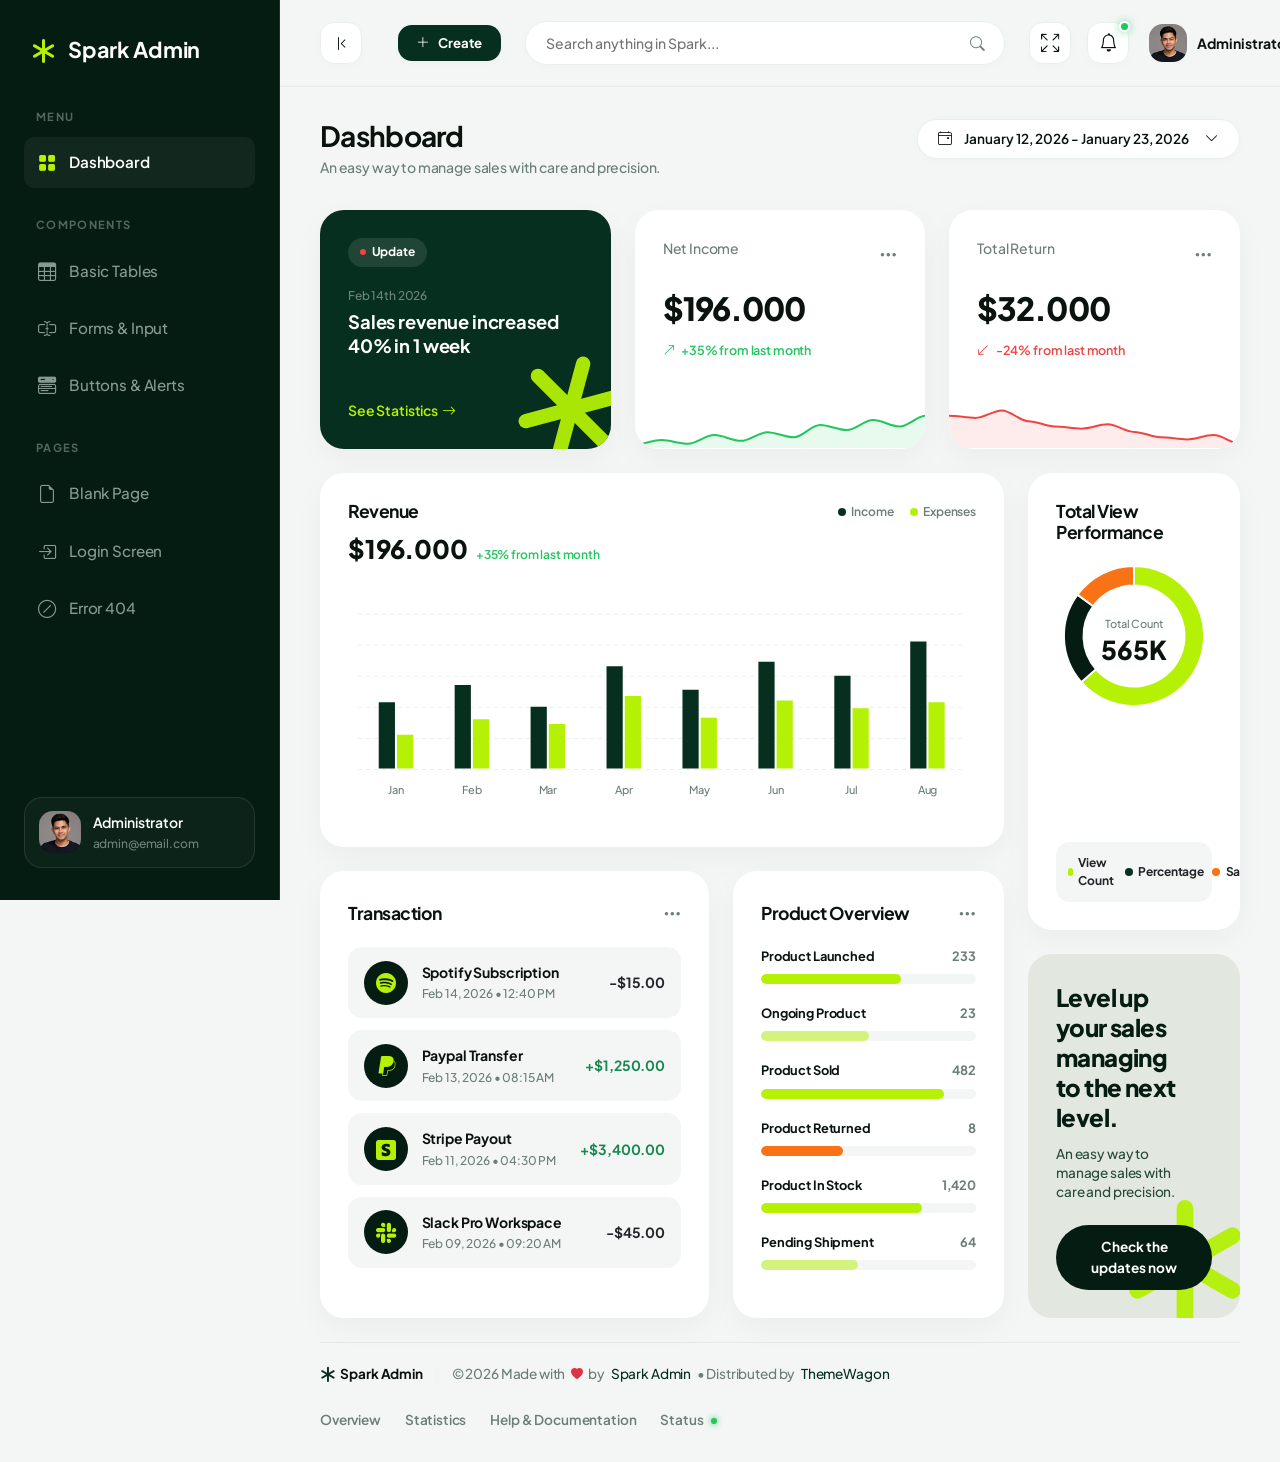
<file: Tugas Praktikum 4/index.html>
<!DOCTYPE html>
<html lang="en">

<head>
  <meta charset="UTF-8">
  <meta name="viewport" content="width=device-width, initial-scale=1.0">
  <title>Spark Admin - Premium Bootstrap 5 Admin Dashboard Template</title>

  <!-- SEO Optimization -->
  <meta name="description" content="Spark Admin - Premium Bootstrap 5 Admin Dashboard Template">
  <meta name="author" content="Spark Admin Team">

  <!-- Favicon -->
  <link rel="icon" type="image/png" href="assets/images/favicon.ico">

  <!-- Local Third-Party Libraries (100% Offline Compatible) -->
  <link rel="stylesheet" href="assets/libs/bootstrap/css/bootstrap.min.css">
  <link rel="stylesheet" href="assets/libs/bootstrap-icons/bootstrap-icons.css">
  <link rel="stylesheet" href="assets/libs/apexcharts/apexcharts.css">
  <link rel="stylesheet" href="assets/libs/flatpickr/flatpickr.min.css">

  <!-- Main Design System & Custom Stylesheet -->
  <link rel="stylesheet" href="assets/css/main.css">
</head>

<body>

  <!-- ==========================================
         START: Sidebar Component
         Highly polished, dark-green sticky navigation
         ========================================== -->
  <div class="sidebar-wrapper" id="sidebar">
    <!-- Brand Logo / Identity -->
    <a href="index.html" class="sidebar-brand">
      <i class="bi bi-asterisk"></i>
      <span>Spark Admin</span>
    </a>

    <!-- Navigation Menu -->
    <div class="flex-grow-1 overflow-y-auto">
      <!-- Group: Menu -->
      <div class="sidebar-menu-section">
        <div class="sidebar-menu-title">Menu</div>
        <ul class="sidebar-menu-list">
          <li class="sidebar-menu-item">
            <a href="index.html" class="sidebar-menu-link active" id="menu-overview" title="Overview">
              <i class="bi bi-grid-fill"></i>
              <span>Dashboard</span>
            </a>
          </li>
        </ul>
      </div>

      <!-- Group: Components -->
      <div class="sidebar-menu-section">
        <div class="sidebar-menu-title">Components</div>
        <ul class="sidebar-menu-list">
          <li class="sidebar-menu-item">
            <a href="tables-basic.html" class="sidebar-menu-link" id="menu-basictables" title="Basic Tables">
              <i class="bi bi-table"></i>
              <span>Basic Tables</span>
            </a>
          </li>
          <li class="sidebar-menu-item">
            <a href="ui-forms.html" class="sidebar-menu-link" id="menu-uiforms" title="Forms and Input">
              <i class="bi bi-input-cursor-text"></i>
              <span>Forms & Input</span>
            </a>
          </li>
          <li class="sidebar-menu-item">
            <a href="ui-buttons.html" class="sidebar-menu-link" id="menu-uibuttons" title="Buttons">
              <i class="bi bi-menu-button-wide-fill"></i>
              <span>Buttons & Alerts</span>
            </a>
          </li>
        </ul>
      </div>

      <!-- Group: Pages -->
      <div class="sidebar-menu-section">
        <div class="sidebar-menu-title">Pages</div>
        <ul class="sidebar-menu-list">
          <li class="sidebar-menu-item">
            <a href="page-blank.html" class="sidebar-menu-link" id="menu-blankpage" title="Blank Page">
              <i class="bi bi-file-earmark"></i>
              <span>Blank Page</span>
            </a>
          </li>
          <li class="sidebar-menu-item">
            <a href="page-login.html" class="sidebar-menu-link" id="menu-loginpage" title="Login Page">
              <i class="bi bi-box-arrow-in-right"></i>
              <span>Login Screen</span>
            </a>
          </li>
          <li class="sidebar-menu-item">
            <a href="page-404.html" class="sidebar-menu-link" id="menu-404" title="404 Page">
              <i class="bi bi-slash-circle"></i>
              <span>Error 404</span>
            </a>
          </li>
        </ul>
      </div>
    </div>

    <!-- Sidebar Profile Card (Dynamic Footer) -->
    <div class="sidebar-profile">
      <img src="assets/images/avatar.png" alt="Administrator" class="sidebar-profile-img"
        onerror="this.src='https://images.unsplash.com/photo-1534528741775-53994a69daeb?q=80&w=256&auto=format&fit=crop'">
      <div class="sidebar-profile-info">
        <div class="sidebar-profile-name">Administrator</div>
        <div class="sidebar-profile-email">admin@email.com</div>
      </div>
    </div>
  </div>
  <!-- ==========================================
         END: Sidebar Component
         ========================================== -->


  <!-- ==========================================
         START: Main Content Area
         ========================================== -->
  <div class="main-wrapper">

    <!-- START: Top Navbar Component -->
    <header class="navbar-custom">
      <div class="navbar-left">
        <!-- Desktop sidebar toggle (visible on large screens only) -->
        <button class="btn-desktop-toggle d-none d-xl-flex align-items-center justify-content-center me-3"
          id="desktop-sidebar-toggle" aria-label="Minimize Sidebar">
          <i class="bi bi-chevron-bar-left"></i>
        </button>
        <!-- Mobile sidebar toggle -->
        <button class="sidebar-toggle-btn me-2" id="sidebar-toggle" aria-label="Toggle Navigation">
          <i class="bi bi-list"></i>
        </button>

        <!-- Quick Actions Dropdown -->
        <div class="dropdown ms-2">
          <button class="btn-quick-action dropdown-toggle" type="button" data-bs-toggle="dropdown" aria-expanded="false"
            id="quick-actions-dropdown">
            <i class="bi bi-plus-lg"></i>
            <span>Create</span>
          </button>
          <ul class="dropdown-menu dropdown-menu-quick-action" aria-labelledby="quick-actions-dropdown">
            <li class="dropdown-header">Quick Action Shortcuts</li>
            <li><a class="dropdown-item" href="#"><i class="bi bi-file-earmark-plus"></i> New Invoice</a></li>
            <li><a class="dropdown-item" href="#"><i class="bi bi-person-plus"></i> New User</a></li>
            <li><a class="dropdown-item" href="#"><i class="bi bi-box-seam"></i> New Product</a></li>
            <li>
              <hr class="dropdown-divider">
            </li>
            <li><a class="dropdown-item" href="#"><i class="bi bi-gear"></i> System Settings</a></li>
          </ul>
        </div>
      </div>

      <!-- Mid navbar: search pill -->
      <div class="navbar-search-wrapper">
        <input type="text" class="navbar-search-input" placeholder="Search anything in Spark..." id="main-search">
        <button class="navbar-search-btn" aria-label="Search">
          <i class="bi bi-search"></i>
        </button>
      </div>

      <!-- Right actions -->
      <div class="navbar-actions">
        <!-- Fullscreen Toggle -->
        <button class="navbar-action-btn me-1" aria-label="Toggle Fullscreen" id="btn-fullscreen">
          <i class="bi bi-arrows-fullscreen"></i>
        </button>
        <div class="dropdown">
          <button class="navbar-action-btn dropdown-toggle" type="button" data-bs-toggle="dropdown"
            aria-expanded="false" id="btn-notifications" data-bs-auto-close="outside">
            <i class="bi bi-bell"></i>
            <span class="navbar-action-badge"></span>
          </button>
          <div class="dropdown-menu dropdown-menu-end dropdown-menu-notification p-0"
            aria-labelledby="btn-notifications">
            <div class="notification-header">
              <h6 class="notification-title">Notifications</h6>
              <button class="btn-clear-all" type="button">Mark all read</button>
            </div>
            <div class="notification-list">
              <!-- Sale Notification -->
              <a href="#" class="notification-item">
                <div class="notification-icon bg-success text-white">
                  <i class="bi bi-wallet2"></i>
                </div>
                <div class="notification-content">
                  <p class="notification-text">New sale received: <strong>$150.00</strong></p>
                  <span class="notification-time">2 mins ago</span>
                </div>
                <span class="notification-unread-dot"></span>
              </a>
              <!-- User Registration Notification -->
              <a href="#" class="notification-item">
                <div class="notification-icon bg-primary text-white">
                  <i class="bi bi-person-plus-fill"></i>
                </div>
                <div class="notification-content">
                  <p class="notification-text">New user registered: <strong>John Doe</strong></p>
                  <span class="notification-time">1 hour ago</span>
                </div>
                <span class="notification-unread-dot"></span>
              </a>
              <!-- Low Stock Notification -->
              <a href="#" class="notification-item">
                <div class="notification-icon bg-warning text-dark">
                  <i class="bi bi-box-seam-fill"></i>
                </div>
                <div class="notification-content">
                  <p class="notification-text">Stock running low: <strong>Hoodie</strong></p>
                  <span class="notification-time">3 hours ago</span>
                </div>
              </a>
            </div>
            <a href="#" class="notification-footer">View All Notifications</a>
          </div>
        </div>

        <!-- Profile Dropdown -->
        <div class="dropdown ms-2">
          <button class="navbar-profile-btn dropdown-toggle" type="button" data-bs-toggle="dropdown"
            aria-expanded="false" id="profile-dropdown">
            <img src="assets/images/avatar.png" alt="Profile Image" class="navbar-profile-img">
            <span class="navbar-profile-name d-none d-md-inline">Administrator</span>
            <i class="bi bi-chevron-down navbar-profile-caret"></i>
          </button>
          <ul class="dropdown-menu dropdown-menu-end dropdown-menu-profile" aria-labelledby="profile-dropdown">
            <li class="dropdown-header">Welcome !</li>
            <li><a class="dropdown-item" href="#"><i class="bi bi-person"></i> My Account</a></li>
            <li><a class="dropdown-item" href="#"><i class="bi bi-gear"></i> Settings</a></li>
            <li><a class="dropdown-item" href="#"><i class="bi bi-lock"></i> Lock Screen</a></li>
            <li>
              <hr class="dropdown-divider">
            </li>
            <li><a class="dropdown-item text-danger" href="page-login.html"><i class="bi bi-box-arrow-right"></i>
                Logout</a></li>
          </ul>
        </div>
      </div>
    </header>
    <!-- END: Top Navbar Component -->

    <!-- START: Dashboard Header Banner -->
    <div class="page-header">
      <div>
        <h1 class="page-title">Dashboard</h1>
        <p class="page-subtitle">An easy way to manage sales with care and precision.</p>
      </div>
      <button class="btn-date-picker" type="button" id="date-picker-trigger">
        <i class="bi bi-calendar4-event"></i>
        <span id="selected-date-range">January 12, 2026 - January 23, 2026</span>
        <i class="bi bi-chevron-down ms-1"></i>
      </button>
    </div>
    <!-- END: Dashboard Header Banner -->

    <!-- START: Main Layout Grid (2 Columns: Dashboard + Performance Pane) -->
    <div class="row g-4">

      <!-- TOP AREA: Quick Info Stat Cards Row (Full Width) -->
      <div class="col-12">
        <div class="row g-4">
          <!-- Stat Card 1: Green Alert Banner -->
          <div class="col-md-4">
            <div class="card alert-green-card">
              <div class="position-relative z-index-2">
                <span class="alert-green-badge">Update</span>
                <div class="alert-green-date">Feb 14th 2026</div>
                <div class="alert-green-text">Sales revenue increased 40% in 1 week</div>
              </div>
              <a href="#" class="alert-green-link z-index-2" id="alert-link-statistics">
                <span>See Statistics</span>
                <i class="bi bi-arrow-right"></i>
              </a>

              <!-- Inline SVG geometric decoration (Lime green 6-pointed star/asterisk with rounded caps) -->
              <svg class="alert-green-bg-shape" viewBox="0 0 100 100" fill="none" xmlns="http://www.w3.org/2000/svg">
                <g transform="translate(50,50)">
                  <rect x="-6" y="-45" width="12" height="90" rx="6" ry="6" fill="#B4F105" />
                  <rect x="-6" y="-45" width="12" height="90" rx="6" ry="6" fill="#B4F105" transform="rotate(60)" />
                  <rect x="-6" y="-45" width="12" height="90" rx="6" ry="6" fill="#B4F105" transform="rotate(120)" />
                </g>
              </svg>
            </div>
          </div>

          <!-- Stat Card 2: Net Income -->
          <div class="col-md-4">
            <div class="card card-stat d-flex flex-column justify-content-between">
              <div>
                <div class="card-header">
                  <span class="stat-label">Net Income</span>
                  <div class="dropdown">
                    <button class="card-more-btn" type="button" data-bs-toggle="dropdown" aria-expanded="false"
                      aria-label="More Options" id="btn-more-income">
                      <i class="bi bi-three-dots"></i>
                    </button>
                    <ul class="dropdown-menu dropdown-menu-end dropdown-menu-custom">
                      <li><a class="dropdown-item" href="#"><i class="bi bi-arrow-repeat"></i> Refresh</a></li>
                      <li><a class="dropdown-item" href="#"><i class="bi bi-file-earmark-arrow-down"></i> Export
                          Report</a></li>
                      <li>
                        <hr class="dropdown-divider">
                      </li>
                      <li><a class="dropdown-item text-danger" href="#"><i class="bi bi-eye-slash"></i> Hide Details</a>
                      </li>
                    </ul>
                  </div>
                </div>
                <div class="stat-value">$196.000</div>
                <div class="trend-badge trend-up">
                  <i class="bi bi-arrow-up-right"></i>
                  <span>+35% from last month</span>
                </div>
              </div>
              <div class="sparkline-container sparkline-card-footer">
                <div id="income-sparkline"></div>
              </div>
            </div>
          </div>

          <!-- Stat Card 3: Total Return -->
          <div class="col-md-4">
            <div class="card card-stat d-flex flex-column justify-content-between">
              <div>
                <div class="card-header">
                  <span class="stat-label">Total Return</span>
                  <div class="dropdown">
                    <button class="card-more-btn" type="button" data-bs-toggle="dropdown" aria-expanded="false"
                      aria-label="More Options" id="btn-more-return">
                      <i class="bi bi-three-dots"></i>
                    </button>
                    <ul class="dropdown-menu dropdown-menu-end dropdown-menu-custom">
                      <li><a class="dropdown-item" href="#"><i class="bi bi-arrow-repeat"></i> Refresh</a></li>
                      <li><a class="dropdown-item" href="#"><i class="bi bi-file-earmark-arrow-down"></i> Export
                          Report</a></li>
                      <li>
                        <hr class="dropdown-divider">
                      </li>
                      <li><a class="dropdown-item text-danger" href="#"><i class="bi bi-eye-slash"></i> Hide Details</a>
                      </li>
                    </ul>
                  </div>
                </div>
                <div class="stat-value">$32.000</div>
                <div class="trend-badge trend-down">
                  <i class="bi bi-arrow-down-left"></i>
                  <span>-24% from last month</span>
                </div>
              </div>
              <div class="sparkline-container sparkline-card-footer">
                <div id="return-sparkline"></div>
              </div>
            </div>
          </div>
        </div>
      </div>
      <!-- END: TOP AREA -->

      <!-- LEFT AREA: Primary Dashboard Stats & Tables -->
      <div class="col-xl-9 col-lg-8">

        <!-- START: Details Area (Transactions + Performance Charts) -->
        <div class="row g-4">
          <!-- Column: Revenue Chart (Full Width / Wider) -->
          <div class="col-12">
            <div class="card mb-0">
              <div class="card-header mb-2">
                <h2 class="card-title">Revenue</h2>
                <!-- Custom Static Legends -->
                <div class="d-flex gap-3 align-items-center">
                  <div class="chart-legend-item">
                    <span class="legend-dot bg-forest-medium"></span>
                    <span class="chart-legend-label">Income</span>
                  </div>
                  <div class="chart-legend-item">
                    <span class="legend-dot bg-lime-accent"></span>
                    <span class="chart-legend-label">Expenses</span>
                  </div>
                </div>
              </div>
              <div class="d-flex align-items-baseline gap-2 mb-3">
                <span class="stat-value-amount">$196.000</span>
                <span class="trend-badge trend-up fs-xs">+35% from last month</span>
              </div>
              <div id="revenue-chart"></div>
            </div>
          </div>

          <!-- Column: Transaction List -->
          <div class="col-md-7 d-flex flex-column">
            <div class="card h-100 flex-grow-1">
              <div class="card-header">
                <h2 class="card-title">Transaction</h2>
                <div class="dropdown">
                  <button class="card-more-btn" type="button" data-bs-toggle="dropdown" aria-expanded="false"
                    aria-label="More Options" id="btn-more-transaction">
                    <i class="bi bi-three-dots"></i>
                  </button>
                  <ul class="dropdown-menu dropdown-menu-end dropdown-menu-custom">
                    <li><a class="dropdown-item" href="#"><i class="bi bi-funnel"></i> Filter Status</a></li>
                    <li><a class="dropdown-item" href="#"><i class="bi bi-file-earmark-arrow-down"></i> Export CSV</a>
                    </li>
                  </ul>
                </div>
              </div>

              <!-- Transaction Items List -->
              <div class="transaction-list">
                <div class="transaction-item">
                  <div class="transaction-icon bg-forest-light text-lime">
                    <i class="bi bi-spotify"></i>
                  </div>
                  <div class="transaction-info">
                    <div class="transaction-name">Spotify Subscription</div>
                    <div class="transaction-date">Feb 14, 2026 • 12:40 PM</div>
                  </div>
                  <div class="transaction-amount text-main">-$15.00</div>
                </div>

                <div class="transaction-item">
                  <div class="transaction-icon bg-forest-light text-lime">
                    <i class="bi bi-paypal"></i>
                  </div>
                  <div class="transaction-info">
                    <div class="transaction-name">Paypal Transfer</div>
                    <div class="transaction-date">Feb 13, 2026 • 08:15 AM</div>
                  </div>
                  <div class="transaction-amount text-success">+$1,250.00</div>
                </div>

                <div class="transaction-item">
                  <div class="transaction-icon bg-forest-light text-lime">
                    <i class="bi bi-stripe"></i>
                  </div>
                  <div class="transaction-info">
                    <div class="transaction-name">Stripe Payout</div>
                    <div class="transaction-date">Feb 11, 2026 • 04:30 PM</div>
                  </div>
                  <div class="transaction-amount text-success">+$3,400.00</div>
                </div>

                <div class="transaction-item">
                  <div class="transaction-icon bg-forest-light text-lime">
                    <i class="bi bi-slack"></i>
                  </div>
                  <div class="transaction-info">
                    <div class="transaction-name">Slack Pro Workspace</div>
                    <div class="transaction-date">Feb 09, 2026 • 09:20 AM</div>
                  </div>
                  <div class="transaction-amount text-main">-$45.00</div>
                </div>
              </div>

            </div>
          </div>

          <!-- Column: Product Overview Progress -->
          <div class="col-md-5 d-flex flex-column">
            <div class="card h-100 flex-grow-1">
              <div class="card-header">
                <h2 class="card-title">Product Overview</h2>
                <div class="dropdown">
                  <button class="card-more-btn" type="button" data-bs-toggle="dropdown" aria-expanded="false"
                    aria-label="More Options" id="btn-more-products">
                    <i class="bi bi-three-dots"></i>
                  </button>
                  <ul class="dropdown-menu dropdown-menu-end dropdown-menu-custom">
                    <li><a class="dropdown-item" href="#"><i class="bi bi-plus-lg"></i> Add Product</a></li>
                    <li><a class="dropdown-item" href="#"><i class="bi bi-gear"></i> Manage</a></li>
                  </ul>
                </div>
              </div>

              <div class="progress-container">
                <div class="progress-label-row">
                  <span class="progress-label">Product Launched</span>
                  <span class="progress-value">233</span>
                </div>
                <div class="progress" role="progressbar" aria-label="Product Launched Progress" aria-valuenow="65"
                  aria-valuemin="0" aria-valuemax="100">
                  <div class="progress-bar bg-lime-accent w-65"></div>
                </div>
              </div>

              <div class="progress-container">
                <div class="progress-label-row">
                  <span class="progress-label">Ongoing Product</span>
                  <span class="progress-value">23</span>
                </div>
                <div class="progress" role="progressbar" aria-label="Ongoing Product Progress" aria-valuenow="20"
                  aria-valuemin="0" aria-valuemax="100">
                  <div class="progress-bar bg-lime-accent opacity-50 w-50"></div>
                </div>
              </div>

              <div class="progress-container">
                <div class="progress-label-row">
                  <span class="progress-label">Product Sold</span>
                  <span class="progress-value">482</span>
                </div>
                <div class="progress" role="progressbar" aria-label="Product Sold Progress" aria-valuenow="85"
                  aria-valuemin="0" aria-valuemax="100">
                  <div class="progress-bar bg-lime-accent w-85"></div>
                </div>
              </div>

              <div class="progress-container">
                <div class="progress-label-row">
                  <span class="progress-label">Product Returned</span>
                  <span class="progress-value">8</span>
                </div>
                <div class="progress" role="progressbar" aria-label="Product Returned Progress" aria-valuenow="10"
                  aria-valuemin="0" aria-valuemax="100">
                  <div class="progress-bar bg-brand-orange w-38"></div>
                </div>
              </div>

              <div class="progress-container">
                <div class="progress-label-row">
                  <span class="progress-label">Product In Stock</span>
                  <span class="progress-value">1,420</span>
                </div>
                <div class="progress" role="progressbar" aria-label="Product In Stock Progress" aria-valuenow="75"
                  aria-valuemin="0" aria-valuemax="100">
                  <div class="progress-bar bg-lime-accent w-75"></div>
                </div>
              </div>

              <div class="progress-container">
                <div class="progress-label-row">
                  <span class="progress-label">Pending Shipment</span>
                  <span class="progress-value">64</span>
                </div>
                <div class="progress" role="progressbar" aria-label="Pending Shipment Progress" aria-valuenow="45"
                  aria-valuemin="0" aria-valuemax="100">
                  <div class="progress-bar bg-lime-accent opacity-50 w-45"></div>
                </div>
              </div>
            </div>

          </div>
        </div>
        <!-- END: Details Area -->

      </div>

      <!-- RIGHT AREA: Performance Details Sidebar Panel -->
      <div class="col-xl-3 col-lg-4">
        <div class="right-panel-wrapper d-flex flex-column gap-4 h-100">

          <!-- Performance Donut Chart card -->
          <div class="card flex-grow-1 d-flex flex-column justify-content-between mb-0">
            <div class="card-header mb-1">
              <h2 class="card-title">Total View Performance</h2>
            </div>

            <div id="views-chart"></div>

            <!-- Custom Legends below the chart -->
            <div class="chart-legends-container">
              <div class="chart-legend-item">
                <span class="legend-dot bg-lime-accent"></span>
                <span class="text-muted-green">View Count</span>
              </div>
              <div class="chart-legend-item">
                <span class="legend-dot bg-forest-medium"></span>
                <span class="text-muted-green">Percentage</span>
              </div>
              <div class="chart-legend-item">
                <span class="legend-dot bg-brand-orange"></span>
                <span class="text-muted-green">Sales</span>
              </div>
            </div>
          </div>

          <!-- Level Up Promotion CTA banner -->
          <div class="promo-banner-card">
            <!-- Inline SVG geometric decoration (Lime green 6-pointed star/asterisk with rounded caps) -->
            <svg class="promo-banner-bg-shape" viewBox="0 0 100 100" fill="none" xmlns="http://www.w3.org/2000/svg">
              <g transform="translate(50,50)">
                <rect x="-6" y="-45" width="12" height="90" rx="6" ry="6" fill="#B4F105" />
                <rect x="-6" y="-45" width="12" height="90" rx="6" ry="6" fill="#B4F105" transform="rotate(60)" />
                <rect x="-6" y="-45" width="12" height="90" rx="6" ry="6" fill="#B4F105" transform="rotate(120)" />
              </g>
            </svg>

            <h3 class="promo-title">Level up your sales managing to the next level.</h3>
            <p class="promo-desc">An easy way to manage sales with care and precision.</p>
            <button class="btn-promo" id="btn-promo-action">Check the updates now</button>
          </div>
        </div>
      </div>
      <!-- END: RIGHT AREA -->

    </div>
    <!-- END: Main Layout Grid -->

    <!-- START: Footer Component -->
    <footer class="footer-custom">
      <div class="footer-left">
        <span class="footer-logo">
          <i class="bi bi-asterisk"></i> Spark Admin
        </span>
        <span class="footer-separator">|</span>
        <span class="footer-copy">&copy; 2026 Made with <i class="bi bi-heart-fill text-danger footer-heart"></i> by<a
            href="https://sparkadminpro.gumroad.com/" target="_blank">Spark Admin</a>• Distributed by <a
            href="https://www.themewagon.com/" target="_blank">ThemeWagon</a> </span>
      </div>
      <div class="footer-right">
        <ul class="footer-links">
          <li><a href="#" class="footer-link">Overview</a></li>
          <li><a href="#" class="footer-link">Statistics</a></li>
          <li><a href="#" class="footer-link">Help & Documentation</a></li>
          <li><a href="#" class="footer-link">Status <span class="status-dot"></span></a></li>
        </ul>
      </div>
    </footer>
    <!-- END: Footer Component -->

  </div>
  <!-- ==========================================
         END: Main Content Area
         ========================================== -->

  <!-- Local Third-Party Libraries Script dependencies -->
  <script src="assets/libs/bootstrap/js/bootstrap.bundle.min.js"></script>
  <script src="assets/libs/apexcharts/apexcharts.min.js"></script>
  <script src="assets/libs/flatpickr/flatpickr.min.js"></script>

  <!-- Local dashboard interactions controller -->
  <script src="assets/js/dashboard.js"></script>
</body>

</html>
</file>
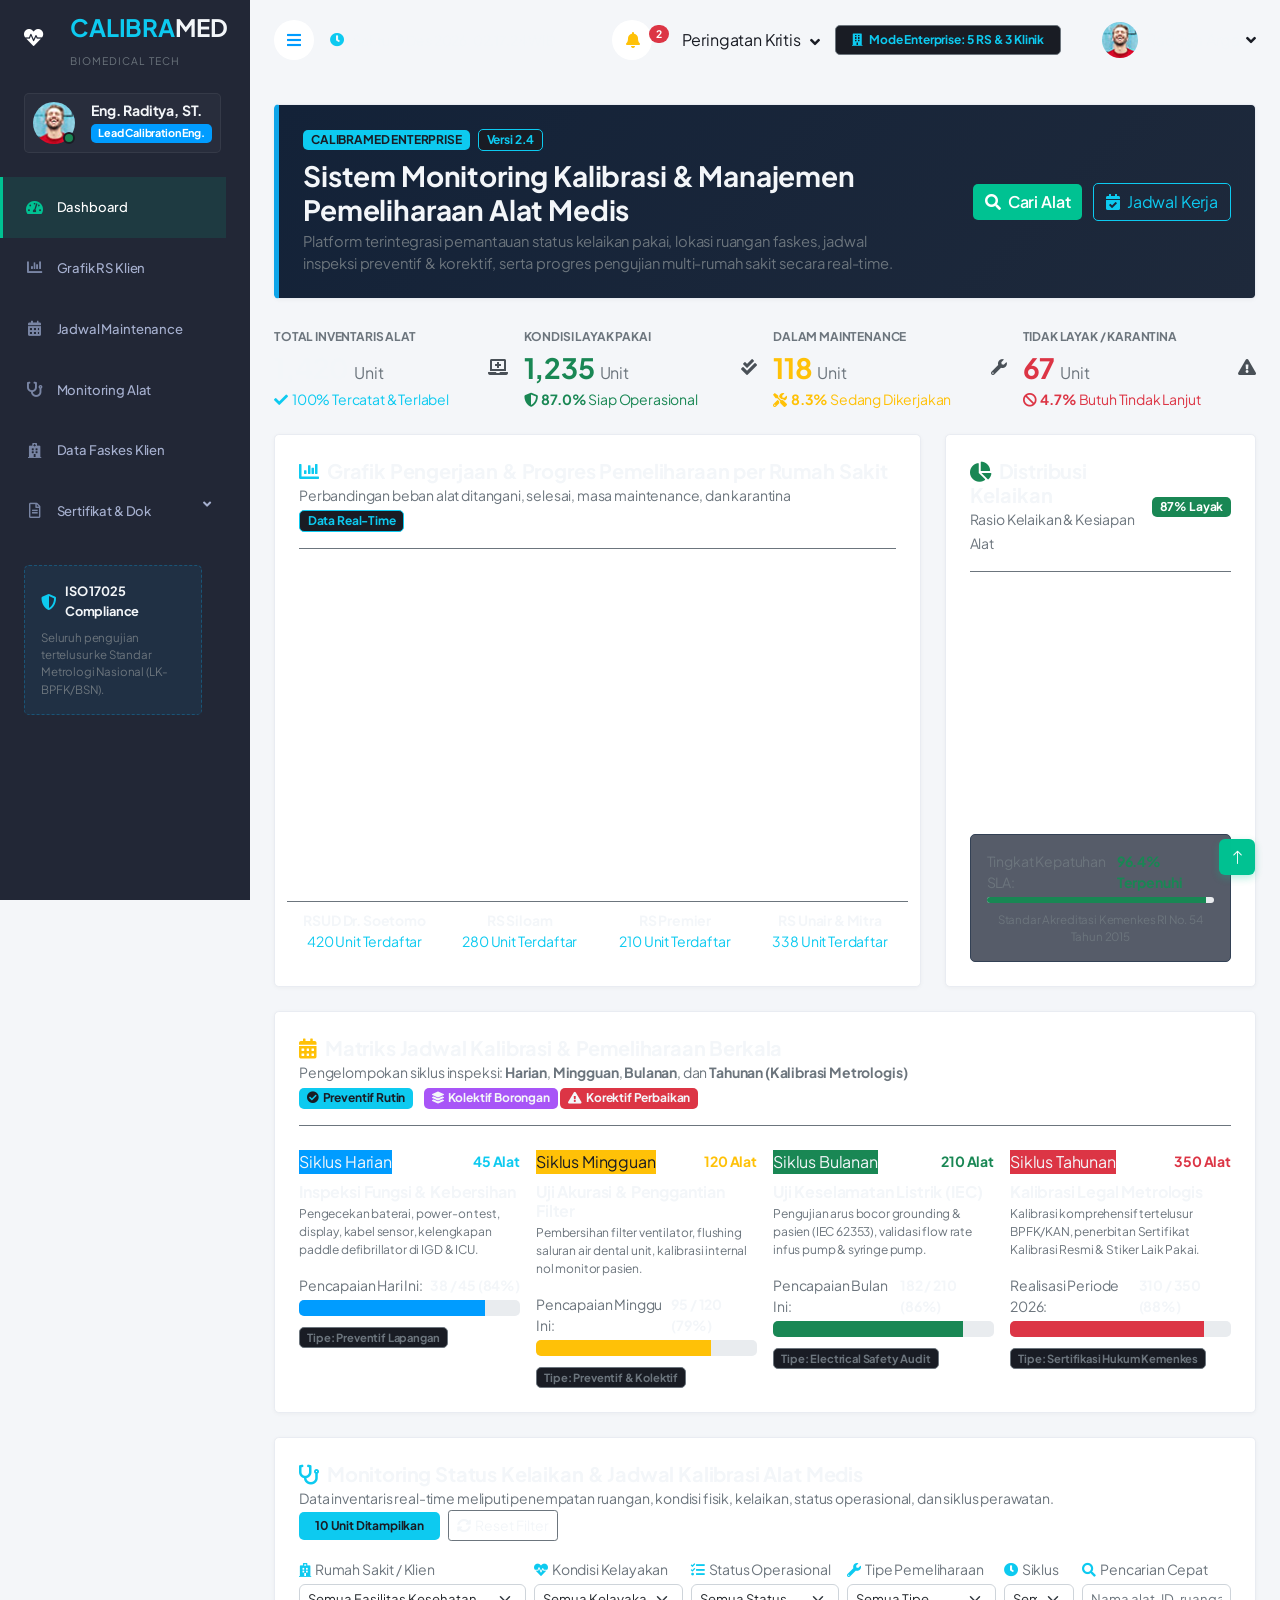
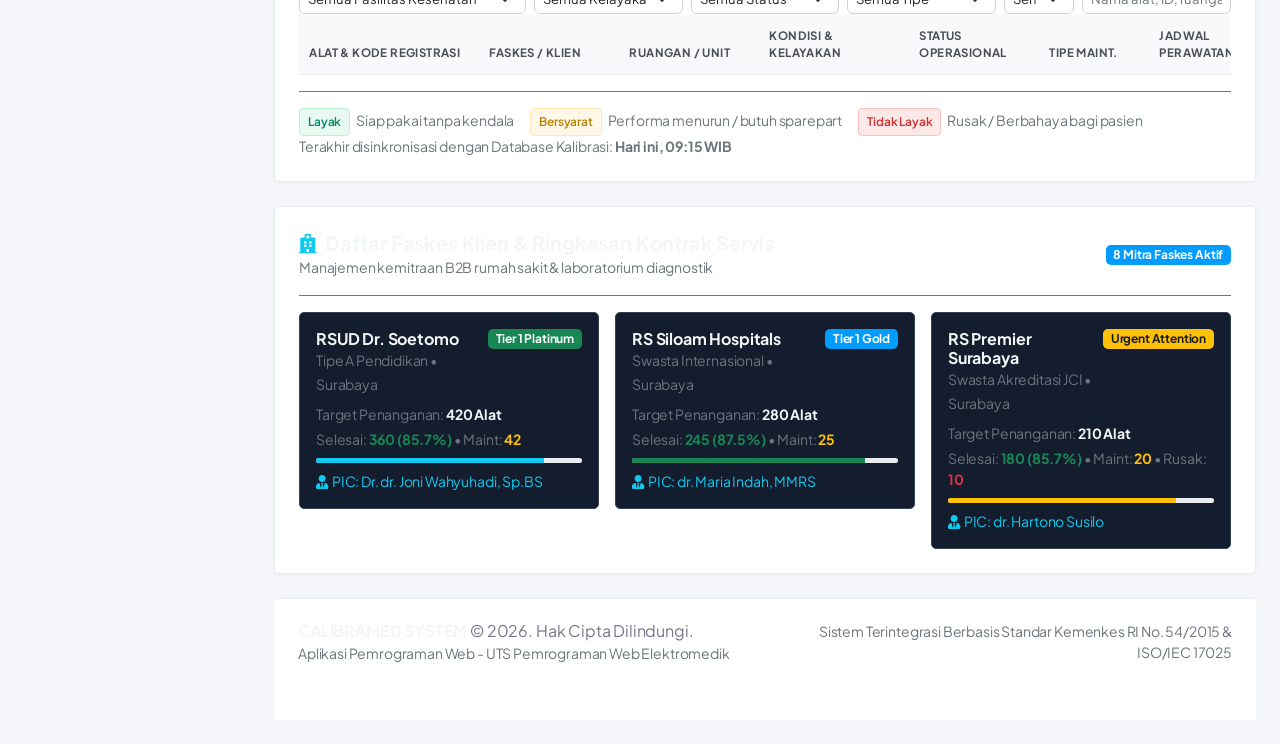
<file: UTS Pemrograman Web/index.html>
<!DOCTYPE html>
<html lang="id">

<head>
    <meta charset="utf-8">
    <title>CALIBRAMED - Sistem Manajemen Kalibrasi & Pemeliharaan Alat Kesehatan</title>
    <meta content="width=device-width, initial-scale=1.0" name="viewport">
    <meta content="Kalibrasi Alat Kesehatan, Biomedical Engineering, Pemeliharaan Rumah Sakit, Medical Calibration System" name="keywords">
    <meta content="Sistem Informasi Terpusat Manajemen Kalibrasi, Pemeliharaan Preventif, Korektif, dan Monitoring Kelayakan Alat Kesehatan Rumah Sakit" name="description">

    <!-- Favicon -->
    <link href="img/favicon.ico" rel="icon">

    <!-- Google Web Fonts -->
    <link rel="preconnect" href="https://fonts.googleapis.com">
    <link rel="preconnect" href="https://fonts.gstatic.com" crossorigin>
    <link href="https://fonts.googleapis.com/css2?family=Heebo:wght@400;500;600;700;800&family=Plus+Jakarta+Sans:wght@500;600;700&display=swap" rel="stylesheet">
    
    <!-- Icon Font Stylesheet -->
    <link href="https://cdnjs.cloudflare.com/ajax/libs/font-awesome/5.10.0/css/all.min.css" rel="stylesheet">
    <link href="https://cdn.jsdelivr.net/npm/bootstrap-icons@1.4.1/font/bootstrap-icons.css" rel="stylesheet">

    <!-- Libraries Stylesheet -->
    <link href="lib/owlcarousel/assets/owl.carousel.min.css" rel="stylesheet">
    <link href="lib/tempusdominus/css/tempusdominus-bootstrap-4.min.css" rel="stylesheet" />

    <!-- Customized Bootstrap Stylesheet -->
    <link href="css/bootstrap.min.css" rel="stylesheet">

    <!-- Template Stylesheet -->
    <link href="css/style.css" rel="stylesheet">

    <!-- CalibraMed Modern High-Contrast Stylesheet -->
    <link href="css/calibramed.css" rel="stylesheet">
</head>

<body>
    <div class="container-xxl position-relative d-flex p-0">
        <!-- Spinner Start -->
        <div id="spinner" class="show bg-dark position-fixed translate-middle w-100 vh-100 top-50 start-50 d-flex align-items-center justify-content-center">
            <div class="spinner-border text-info" style="width: 3.5rem; height: 3.5rem;" role="status">
                <span class="sr-only">Memuat CalibraMed System...</span>
            </div>
        </div>
        <!-- Spinner End -->

        <!-- Sidebar Start -->
        <div class="sidebar pe-4 pb-3">
            <nav class="navbar navbar-dark">
                <a href="index.html" class="navbar-brand mx-4 mb-3 d-flex align-items-center">
                    <div class="kpi-icon-wrap kpi-cyan me-2" style="width: 38px; height: 38px; font-size: 1.2rem;">
                        <i class="fa fa-heartbeat"></i>
                    </div>
                    <div>
                        <h4 class="mb-0 text-info fw-bold">CALIBRA<span class="text-light">MED</span></h4>
                        <small class="text-muted text-uppercase" style="font-size: 0.65rem; letter-spacing: 1px;">Biomedical Tech</small>
                    </div>
                </a>

                <div class="d-flex align-items-center ms-4 mb-4 p-2 rounded" style="background: rgba(255,255,255,0.03); border: 1px solid rgba(255,255,255,0.06);">
                    <div class="position-relative">
                        <img class="rounded-circle" src="img/user.jpg" alt="User Profile" style="width: 42px; height: 42px; object-fit: cover;">
                        <div class="bg-success rounded-circle border border-2 border-dark position-absolute end-0 bottom-0 p-1"></div>
                    </div>
                    <div class="ms-3">
                        <h6 class="mb-0 text-light" style="font-size: 0.88rem;">Eng. Raditya, ST.</h6>
                        <span class="badge bg-primary" style="font-size: 0.68rem;">Lead Calibration Eng.</span>
                    </div>
                </div>

                <div class="navbar-nav w-100">
                    <a href="index.html" class="nav-item nav-link active">
                        <i class="fa fa-tachometer-alt me-2"></i>Dashboard
                    </a>
                    <a href="#section-charts" class="nav-item nav-link">
                        <i class="fa fa-chart-bar me-2"></i>Grafik RS Klien
                    </a>
                    <a href="#section-schedules" class="nav-item nav-link">
                        <i class="fa fa-calendar-alt me-2"></i>Jadwal Maintenance
                    </a>
                    <a href="#section-devices" class="nav-item nav-link">
                        <i class="fa fa-stethoscope me-2"></i>Monitoring Alat
                    </a>
                    <a href="#section-hospitals" class="nav-item nav-link">
                        <i class="fa fa-hospital me-2"></i>Data Faskes Klien
                    </a>
                    <div class="nav-item dropdown">
                        <a href="#" class="nav-link dropdown-toggle" data-bs-toggle="dropdown">
                            <i class="far fa-file-alt me-2"></i>Sertifikat & Dok
                        </a>
                        <div class="dropdown-menu bg-transparent border-0">
                            <a href="#" class="dropdown-item">Sertifikat Lulus Kalibrasi</a>
                            <a href="#" class="dropdown-item">Surat Perintah Kerja (SPK)</a>
                            <a href="#" class="dropdown-item">Laporan Uji Kelistrikan</a>
                            <a href="#" class="dropdown-item">SOP Kalibrasi Kemenkes</a>
                        </div>
                    </div>
                </div>

                <!-- Fast Info Widget -->
                <div class="mt-4 px-4">
                    <div class="p-3 rounded" style="background: rgba(14, 165, 233, 0.08); border: 1px dashed rgba(14, 165, 233, 0.3);">
                        <div class="d-flex align-items-center mb-2">
                            <i class="fa fa-shield-alt text-info me-2"></i>
                            <span class="text-light fw-bold" style="font-size: 0.8rem;">ISO 17025 Compliance</span>
                        </div>
                        <p class="small text-muted mb-0" style="font-size: 0.72rem;">
                            Seluruh pengujian tertelusur ke Standar Metrologi Nasional (LK-BPFK/BSN).
                        </p>
                    </div>
                </div>
            </nav>
        </div>
        <!-- Sidebar End -->

        <!-- Content Start -->
        <div class="content">
            <!-- Navbar Start -->
            <nav class="navbar navbar-expand sticky-top px-4 py-2">
                <a href="index.html" class="navbar-brand d-flex d-lg-none me-3">
                    <h4 class="text-info mb-0"><i class="fa fa-heartbeat"></i></h4>
                </a>
                <a href="#" class="sidebar-toggler flex-shrink-0 me-3">
                    <i class="fa fa-bars"></i>
                </a>

                <!-- Live DateTime Badge -->
                <div class="d-none d-md-flex align-items-center text-muted small">
                    <i class="fa fa-clock text-info me-2"></i>
                    <span id="live-timestamp" class="text-light fw-medium">Kamis, 20 November 2026</span>
                </div>

                <div class="navbar-nav align-items-center ms-auto">
                    <!-- Notification / Alert -->
                    <div class="nav-item dropdown">
                        <a href="#" class="nav-link dropdown-toggle" data-bs-toggle="dropdown">
                            <i class="fa fa-bell text-warning"></i>
                            <span class="badge rounded-pill bg-danger" style="position: relative; top: -8px; left: -6px; font-size: 0.65rem;">2</span>
                            <span class="d-none d-lg-inline-flex ms-1">Peringatan Kritis</span>
                        </a>
                        <div class="dropdown-menu dropdown-menu-end border-0 rounded-3 m-0 p-2" style="width: 320px;">
                            <div class="p-2 border-bottom border-secondary mb-2">
                                <h6 class="mb-0 text-light fw-bold"><i class="fa fa-exclamation-triangle text-danger me-2"></i>Peringatan Kalibrasi</h6>
                                <small class="text-muted">Alat memerlukan tindakan darurat</small>
                            </div>
                            <a href="#section-devices" class="dropdown-item py-2 rounded">
                                <div class="d-flex align-items-start">
                                    <div class="pulse-indicator pulse-red mt-1"></div>
                                    <div>
                                        <div class="fw-bold text-light" style="font-size: 0.8rem;">Mobile X-Ray [RS Premier]</div>
                                        <small class="text-danger">Kalibrasi Kadaluarsa (Expired)</small>
                                    </div>
                                </div>
                            </a>
                            <a href="#section-devices" class="dropdown-item py-2 rounded">
                                <div class="d-flex align-items-start">
                                    <div class="pulse-indicator pulse-amber mt-1"></div>
                                    <div>
                                        <div class="fw-bold text-light" style="font-size: 0.8rem;">Autoclave [Klinik Parahita]</div>
                                        <small class="text-warning">Deviasi Suhu Ekstrem (+6.8°C)</small>
                                    </div>
                                </div>
                            </a>
                            <div class="text-center pt-2">
                                <a href="#section-devices" class="small text-info text-decoration-none">Lihat Semua di Tabel Monitoring</a>
                            </div>
                        </div>
                    </div>

                    <!-- Client Hospital Quick Selector -->
                    <div class="nav-item d-none d-lg-block ms-3">
                        <span class="badge bg-dark border border-secondary text-info px-3 py-2">
                            <i class="fa fa-building me-1"></i> Mode Enterprise: 5 RS & 3 Klinik
                        </span>
                    </div>

                    <!-- User Profile -->
                    <div class="nav-item dropdown ms-3">
                        <a href="#" class="nav-link dropdown-toggle d-flex align-items-center" data-bs-toggle="dropdown">
                            <img class="rounded-circle me-lg-2" src="img/user.jpg" alt="" style="width: 36px; height: 36px; object-fit: cover;">
                            <span class="d-none d-lg-inline-flex text-light fw-medium">Raditya Arga</span>
                        </a>
                        <div class="dropdown-menu dropdown-menu-end border-0 rounded-3 m-0">
                            <a href="#" class="dropdown-item"><i class="fa fa-user-circle me-2 text-info"></i>Profil Teknisi</a>
                            <a href="#" class="dropdown-item"><i class="fa fa-cog me-2 text-info"></i>Pengaturan Akun</a>
                            <hr class="dropdown-divider">
                            <a href="#" class="dropdown-item text-danger"><i class="fa fa-sign-out-alt me-2"></i>Keluar</a>
                        </div>
                    </div>
                </div>
            </nav>
            <!-- Navbar End -->

            <!-- Header Welcome Banner Start -->
            <div class="container-fluid pt-4 px-4">
                <div class="calibra-card rounded-3 p-4" style="background: linear-gradient(135deg, #132238 0%, #1e293b 100%) !important; border-left: 5px solid #0ea5e9 !important;">
                    <div class="row align-items-center">
                        <div class="col-lg-8">
                            <div class="d-flex align-items-center gap-2 mb-2">
                                <span class="badge bg-info text-dark fw-bold px-2 py-1">CALIBRAMED ENTERPRISE</span>
                                <span class="badge bg-dark text-info border border-info px-2 py-1">Versi 2.4</span>
                            </div>
                            <h3 class="fw-bold text-light mb-1">
                                Sistem Monitoring Kalibrasi & Manajemen Pemeliharaan Alat Medis
                            </h3>
                            <p class="text-secondary mb-0" style="font-size: 0.92rem;">
                                Platform terintegrasi pemantauan status kelaikan pakai, lokasi ruangan faskes, jadwal inspeksi preventif & korektif, serta progres pengujian multi-rumah sakit secara real-time.
                            </p>
                        </div>
                        <div class="col-lg-4 text-lg-end mt-3 mt-lg-0">
                            <a href="#section-devices" class="btn btn-calibra-primary me-2">
                                <i class="fa fa-search me-1"></i> Cari Alat
                            </a>
                            <a href="#section-schedules" class="btn btn-outline-info">
                                <i class="fa fa-calendar-check me-1"></i> Jadwal Kerja
                            </a>
                        </div>
                    </div>
                </div>
            </div>
            <!-- Header Welcome Banner End -->

            <!-- KPI Summary Cards Start -->
            <div class="container-fluid pt-4 px-4">
                <div class="row g-3">
                    <!-- Total Alat -->
                    <div class="col-sm-6 col-xl-3">
                        <div class="kpi-card kpi-total h-100">
                            <div class="d-flex align-items-center justify-content-between">
                                <div>
                                    <span class="text-secondary small text-uppercase fw-bold" style="font-size: 0.75rem;">Total Inventaris Alat</span>
                                    <h3 class="mb-0 fw-bold text-light mt-1">1,420 <span class="fs-6 text-muted fw-normal">Unit</span></h3>
                                    <div class="small text-info mt-1">
                                        <i class="fa fa-check me-1"></i>100% Tercatat & Terlabel
                                    </div>
                                </div>
                                <div class="kpi-icon-wrap kpi-cyan">
                                    <i class="fa fa-laptop-medical"></i>
                                </div>
                            </div>
                        </div>
                    </div>

                    <!-- Layak Pakai -->
                    <div class="col-sm-6 col-xl-3">
                        <div class="kpi-card kpi-fit h-100">
                            <div class="d-flex align-items-center justify-content-between">
                                <div>
                                    <span class="text-secondary small text-uppercase fw-bold" style="font-size: 0.75rem;">Kondisi Layak Pakai</span>
                                    <h3 class="mb-0 fw-bold text-success mt-1">1,235 <span class="fs-6 text-muted fw-normal">Unit</span></h3>
                                    <div class="small text-success mt-1">
                                        <i class="fa fa-shield-alt me-1"></i><strong>87.0%</strong> Siap Operasional
                                    </div>
                                </div>
                                <div class="kpi-icon-wrap kpi-emerald">
                                    <i class="fa fa-check-double"></i>
                                </div>
                            </div>
                        </div>
                    </div>

                    <!-- Dalam Maintenance -->
                    <div class="col-sm-6 col-xl-3">
                        <div class="kpi-card kpi-maint h-100">
                            <div class="d-flex align-items-center justify-content-between">
                                <div>
                                    <span class="text-secondary small text-uppercase fw-bold" style="font-size: 0.75rem;">Dalam Maintenance</span>
                                    <h3 class="mb-0 fw-bold text-warning mt-1">118 <span class="fs-6 text-muted fw-normal">Unit</span></h3>
                                    <div class="small text-warning mt-1">
                                        <i class="fa fa-tools me-1"></i><strong>8.3%</strong> Sedang Dikerjakan
                                    </div>
                                </div>
                                <div class="kpi-icon-wrap kpi-amber">
                                    <i class="fa fa-wrench"></i>
                                </div>
                            </div>
                        </div>
                    </div>

                    <!-- Karantina / Rusak -->
                    <div class="col-sm-6 col-xl-3">
                        <div class="kpi-card kpi-unfit h-100">
                            <div class="d-flex align-items-center justify-content-between">
                                <div>
                                    <span class="text-secondary small text-uppercase fw-bold" style="font-size: 0.75rem;">Tidak Layak / Karantina</span>
                                    <h3 class="mb-0 fw-bold text-danger mt-1">67 <span class="fs-6 text-muted fw-normal">Unit</span></h3>
                                    <div class="small text-danger mt-1">
                                        <i class="fa fa-ban me-1"></i><strong>4.7%</strong> Butuh Tindak Lanjut
                                    </div>
                                </div>
                                <div class="kpi-icon-wrap kpi-rose">
                                    <i class="fa fa-exclamation-triangle"></i>
                                </div>
                            </div>
                        </div>
                    </div>
                </div>
            </div>
            <!-- KPI Summary Cards End -->

            <!-- Charts Section Start -->
            <div id="section-charts" class="container-fluid pt-4 px-4">
                <div class="row g-4">
                    <!-- Grafik Pengerjaan Tiap Rumah Sakit -->
                    <div class="col-lg-8">
                        <div class="calibra-card rounded-3 p-4 h-100">
                            <div class="d-flex flex-wrap align-items-center justify-content-between mb-3 border-bottom border-secondary pb-3">
                                <div>
                                    <h5 class="mb-0 text-light fw-bold">
                                        <i class="fa fa-chart-bar text-info me-2"></i>Grafik Pengerjaan & Progres Pemeliharaan per Rumah Sakit
                                    </h5>
                                    <small class="text-muted">Perbandingan beban alat ditangani, selesai, masa maintenance, dan karantina</small>
                                </div>
                                <div class="mt-2 mt-sm-0">
                                    <span class="badge bg-dark border border-info text-info">Data Real-Time</span>
                                </div>
                            </div>
                            <div style="position: relative; height: 320px; width: 100%;">
                                <canvas id="hospital-progress-chart"></canvas>
                            </div>
                            <div class="row text-center mt-3 pt-2 border-top border-secondary small text-muted">
                                <div class="col-3">
                                    <span class="d-block text-light fw-bold">RSUD Dr. Soetomo</span>
                                    <span class="text-info">420 Unit Terdaftar</span>
                                </div>
                                <div class="col-3">
                                    <span class="d-block text-light fw-bold">RS Siloam</span>
                                    <span class="text-info">280 Unit Terdaftar</span>
                                </div>
                                <div class="col-3">
                                    <span class="d-block text-light fw-bold">RS Premier</span>
                                    <span class="text-info">210 Unit Terdaftar</span>
                                </div>
                                <div class="col-3">
                                    <span class="d-block text-light fw-bold">RS Unair & Mitra</span>
                                    <span class="text-info">338 Unit Terdaftar</span>
                                </div>
                            </div>
                        </div>
                    </div>

                    <!-- Distribusi Kelaikan & Status -->
                    <div class="col-lg-4">
                        <div class="calibra-card rounded-3 p-4 h-100 d-flex flex-column justify-content-between">
                            <div class="d-flex align-items-center justify-content-between mb-3 border-bottom border-secondary pb-3">
                                <div>
                                    <h5 class="mb-0 text-light fw-bold">
                                        <i class="fa fa-chart-pie text-success me-2"></i>Distribusi Kelaikan
                                    </h5>
                                    <small class="text-muted">Rasio Kelaikan & Kesiapan Alat</small>
                                </div>
                                <span class="badge bg-success">87% Layak</span>
                            </div>
                            <div style="position: relative; height: 230px; width: 100%;">
                                <canvas id="equipment-condition-chart"></canvas>
                            </div>
                            <div class="mt-3 p-3 rounded" style="background: rgba(15, 23, 42, 0.7); border: 1px solid #334155;">
                                <div class="d-flex justify-content-between small text-muted mb-1">
                                    <span>Tingkat Kepatuhan SLA:</span>
                                    <span class="text-success fw-bold">96.4% Terpenuhi</span>
                                </div>
                                <div class="progress mb-2" style="height: 6px;">
                                    <div class="progress-bar bg-success" role="progressbar" style="width: 96.4%"></div>
                                </div>
                                <small class="text-muted d-block text-center" style="font-size: 0.72rem;">
                                    Standar Akreditasi Kemenkes RI No. 54 Tahun 2015
                                </small>
                            </div>
                        </div>
                    </div>
                </div>
            </div>
            <!-- Charts Section End -->

            <!-- Schedule & Periodic Maintenance Section Start -->
            <div id="section-schedules" class="container-fluid pt-4 px-4">
                <div class="calibra-card rounded-3 p-4">
                    <div class="d-flex flex-wrap align-items-center justify-content-between mb-4 border-bottom border-secondary pb-3">
                        <div>
                            <h5 class="mb-0 text-light fw-bold">
                                <i class="fa fa-calendar-alt text-warning me-2"></i>Matriks Jadwal Kalibrasi & Pemeliharaan Berkala
                            </h5>
                            <small class="text-muted">
                                Pengelompokan siklus inspeksi: <strong>Harian</strong>, <strong>Mingguan</strong>, <strong>Bulanan</strong>, dan <strong>Tahunan (Kalibrasi Metrologis)</strong>
                            </small>
                        </div>
                        <div class="mt-2 mt-md-0">
                            <span class="badge bg-info text-dark me-2"><i class="fa fa-check-circle me-1"></i>Preventif Rutin</span>
                            <span class="badge bg-purple text-light" style="background: #a855f7;"><i class="fa fa-layer-group me-1"></i>Kolektif Borongan</span>
                            <span class="badge bg-danger text-light"><i class="fa fa-exclamation-triangle me-1"></i>Korektif Perbaikan</span>
                        </div>
                    </div>

                    <div class="row g-3">
                        <!-- Siklus Harian -->
                        <div class="col-md-6 col-xl-3">
                            <div class="schedule-pill-box">
                                <div class="d-flex justify-content-between align-items-center mb-2">
                                    <span class="schedule-badge-cycle bg-primary text-light">Siklus Harian</span>
                                    <span class="text-info fw-bold small">45 Alat</span>
                                </div>
                                <h6 class="text-light fw-bold mb-1">Inspeksi Fungsi & Kebersihan</h6>
                                <p class="small text-muted mb-3" style="font-size: 0.75rem;">
                                    Pengecekan baterai, power-on test, display, kabel sensor, kelengkapan paddle defibrillator di IGD & ICU.
                                </p>
                                <div class="d-flex justify-content-between small text-muted mb-1">
                                    <span>Pencapaian Hari Ini:</span>
                                    <span class="text-light fw-bold">38 / 45 (84%)</span>
                                </div>
                                <div class="progress mb-2">
                                    <div class="progress-bar bg-primary" role="progressbar" style="width: 84%"></div>
                                </div>
                                <span class="badge bg-dark border border-secondary text-secondary small" style="font-size: 0.7rem;">
                                    Tipe: Preventif Lapangan
                                </span>
                            </div>
                        </div>

                        <!-- Siklus Mingguan -->
                        <div class="col-md-6 col-xl-3">
                            <div class="schedule-pill-box">
                                <div class="d-flex justify-content-between align-items-center mb-2">
                                    <span class="schedule-badge-cycle bg-warning text-dark">Siklus Mingguan</span>
                                    <span class="text-warning fw-bold small">120 Alat</span>
                                </div>
                                <h6 class="text-light fw-bold mb-1">Uji Akurasi & Penggantian Filter</h6>
                                <p class="small text-muted mb-3" style="font-size: 0.75rem;">
                                    Pembersihan filter ventilator, flushing saluran air dental unit, kalibrasi internal nol monitor pasien.
                                </p>
                                <div class="d-flex justify-content-between small text-muted mb-1">
                                    <span>Pencapaian Minggu Ini:</span>
                                    <span class="text-light fw-bold">95 / 120 (79%)</span>
                                </div>
                                <div class="progress mb-2">
                                    <div class="progress-bar bg-warning" role="progressbar" style="width: 79%"></div>
                                </div>
                                <span class="badge bg-dark border border-secondary text-secondary small" style="font-size: 0.7rem;">
                                    Tipe: Preventif & Kolektif
                                </span>
                            </div>
                        </div>

                        <!-- Siklus Bulanan -->
                        <div class="col-md-6 col-xl-3">
                            <div class="schedule-pill-box">
                                <div class="d-flex justify-content-between align-items-center mb-2">
                                    <span class="schedule-badge-cycle bg-success text-light">Siklus Bulanan</span>
                                    <span class="text-success fw-bold small">210 Alat</span>
                                </div>
                                <h6 class="text-light fw-bold mb-1">Uji Keselamatan Listrik (IEC)</h6>
                                <p class="small text-muted mb-3" style="font-size: 0.75rem;">
                                    Pengujian arus bocor grounding & pasien (IEC 62353), validasi flow rate infus pump & syringe pump.
                                </p>
                                <div class="d-flex justify-content-between small text-muted mb-1">
                                    <span>Pencapaian Bulan Ini:</span>
                                    <span class="text-light fw-bold">182 / 210 (86%)</span>
                                </div>
                                <div class="progress mb-2">
                                    <div class="progress-bar bg-success" role="progressbar" style="width: 86%"></div>
                                </div>
                                <span class="badge bg-dark border border-secondary text-secondary small" style="font-size: 0.7rem;">
                                    Tipe: Electrical Safety Audit
                                </span>
                            </div>
                        </div>

                        <!-- Siklus Tahunan -->
                        <div class="col-md-6 col-xl-3">
                            <div class="schedule-pill-box">
                                <div class="d-flex justify-content-between align-items-center mb-2">
                                    <span class="schedule-badge-cycle bg-danger text-light">Siklus Tahunan</span>
                                    <span class="text-danger fw-bold small">350 Alat</span>
                                </div>
                                <h6 class="text-light fw-bold mb-1">Kalibrasi Legal Metrologis</h6>
                                <p class="small text-muted mb-3" style="font-size: 0.75rem;">
                                    Kalibrasi komprehensif tertelusur BPFK/KAN, penerbitan Sertifikat Kalibrasi Resmi & Stiker Laik Pakai.
                                </p>
                                <div class="d-flex justify-content-between small text-muted mb-1">
                                    <span>Realisasi Periode 2026:</span>
                                    <span class="text-light fw-bold">310 / 350 (88%)</span>
                                </div>
                                <div class="progress mb-2">
                                    <div class="progress-bar bg-danger" role="progressbar" style="width: 88%"></div>
                                </div>
                                <span class="badge bg-dark border border-secondary text-secondary small" style="font-size: 0.7rem;">
                                    Tipe: Sertifikasi Hukum Kemenkes
                                </span>
                            </div>
                        </div>
                    </div>
                </div>
            </div>
            <!-- Schedule & Periodic Maintenance Section End -->

            <!-- Main Device Monitoring Table Section Start -->
            <div id="section-devices" class="container-fluid pt-4 px-4">
                <div class="calibra-card rounded-3 p-4">
                    <div class="d-flex flex-wrap align-items-center justify-content-between mb-3">
                        <div>
                            <h5 class="mb-0 text-light fw-bold">
                                <i class="fa fa-stethoscope text-info me-2"></i>Monitoring Status Kelaikan & Jadwal Kalibrasi Alat Medis
                            </h5>
                            <small class="text-muted">
                                Data inventaris real-time meliputi penempatan ruangan, kondisi fisik, kelaikan, status operasional, dan siklus perawatan.
                            </small>
                        </div>
                        <div class="mt-2 mt-md-0 d-flex align-items-center gap-2">
                            <span id="device-count-badge" class="badge bg-info text-dark px-3 py-2 fw-bold">10 Unit Ditampilkan</span>
                            <button class="btn btn-sm btn-outline-secondary text-light" onclick="resetFilters()">
                                <i class="fa fa-sync-alt me-1"></i>Reset Filter
                            </button>
                        </div>
                    </div>

                    <!-- Filter Control Bar -->
                    <div class="filter-bar">
                        <div class="row g-2 align-items-center">
                            <!-- Filter RS / Customer -->
                            <div class="col-md-3 col-sm-6">
                                <label class="small text-muted mb-1"><i class="fa fa-hospital me-1 text-info"></i>Rumah Sakit / Klien</label>
                                <select id="filter-hospital" class="form-select form-select-sm">
                                    <option value="">Semua Fasilitas Kesehatan</option>
                                    <option value="RSUD Dr. Soetomo">RSUD Dr. Soetomo</option>
                                    <option value="RS Siloam Hospitals">RS Siloam Hospitals</option>
                                    <option value="RS Premier Surabaya">RS Premier Surabaya</option>
                                    <option value="RS Unair Hospital">RS Unair Hospital</option>
                                    <option value="RS Mitra Keluarga">RS Mitra Keluarga</option>
                                    <option value="Klinik Parahita Diagnostic">Klinik Parahita Diagnostic</option>
                                </select>
                            </div>

                            <!-- Filter Kondisi Kelaikan -->
                            <div class="col-md-2 col-sm-6">
                                <label class="small text-muted mb-1"><i class="fa fa-heartbeat me-1 text-info"></i>Kondisi Kelayakan</label>
                                <select id="filter-condition" class="form-select form-select-sm">
                                    <option value="">Semua Kelayakan</option>
                                    <option value="Layak Pakai">Layak Pakai</option>
                                    <option value="Layak Bersyarat">Layak Bersyarat</option>
                                    <option value="Tidak Layak Pakai">Tidak Layak Pakai</option>
                                </select>
                            </div>

                            <!-- Filter Status Operasional -->
                            <div class="col-md-2 col-sm-6">
                                <label class="small text-muted mb-1"><i class="fa fa-tasks me-1 text-info"></i>Status Operasional</label>
                                <select id="filter-status" class="form-select form-select-sm">
                                    <option value="">Semua Status</option>
                                    <option value="Siap Digunakan">Siap Digunakan</option>
                                    <option value="Dalam Maintenance">Dalam Maintenance</option>
                                    <option value="Karantina">Karantina / Rusak</option>
                                </select>
                            </div>

                            <!-- Filter Tipe Maintenance -->
                            <div class="col-md-2 col-sm-6">
                                <label class="small text-muted mb-1"><i class="fa fa-wrench me-1 text-info"></i>Tipe Pemeliharaan</label>
                                <select id="filter-type" class="form-select form-select-sm">
                                    <option value="">Semua Tipe</option>
                                    <option value="Preventif">Preventif</option>
                                    <option value="Korektif">Korektif</option>
                                    <option value="Kolektif">Kolektif</option>
                                    <option value="Kalibrasi">Kalibrasi Legal</option>
                                </select>
                            </div>

                            <!-- Filter Siklus -->
                            <div class="col-md-1 col-sm-6">
                                <label class="small text-muted mb-1"><i class="fa fa-clock me-1 text-info"></i>Siklus</label>
                                <select id="filter-cycle" class="form-select form-select-sm">
                                    <option value="">Semua</option>
                                    <option value="Harian">Harian</option>
                                    <option value="Mingguan">Mingguan</option>
                                    <option value="Bulanan">Bulanan</option>
                                    <option value="Tahunan">Tahunan</option>
                                </select>
                            </div>

                            <!-- Search Input -->
                            <div class="col-md-2 col-sm-12">
                                <label class="small text-muted mb-1"><i class="fa fa-search me-1 text-info"></i>Pencarian Cepat</label>
                                <input type="text" id="search-device" class="form-control form-control-sm" placeholder="Nama alat, ID, ruangan...">
                            </div>
                        </div>
                    </div>

                    <!-- Responsive Table -->
                    <div class="table-responsive">
                        <table class="table table-hover align-middle mb-0">
                            <thead>
                                <tr>
                                    <th scope="col" style="min-width: 180px;">Alat & Kode Registrasi</th>
                                    <th scope="col" style="min-width: 140px;">Faskes / Klien</th>
                                    <th scope="col" style="min-width: 140px;">Ruangan / Unit</th>
                                    <th scope="col" style="min-width: 150px;">Kondisi & Kelayakan</th>
                                    <th scope="col" style="min-width: 130px;">Status Operasional</th>
                                    <th scope="col" style="min-width: 110px;">Tipe Maint.</th>
                                    <th scope="col" style="min-width: 130px;">Jadwal Perawatan</th>
                                    <th scope="col" style="min-width: 130px;">Status Kalibrasi</th>
                                    <th scope="col" style="min-width: 90px;">Aksi</th>
                                </tr>
                            </thead>
                            <tbody id="device-table-body">
                                <!-- Populated dynamically by calibramed.js -->
                            </tbody>
                        </table>
                    </div>

                    <!-- Table Legend Footnote -->
                    <div class="d-flex flex-wrap align-items-center justify-content-between mt-3 pt-3 border-top border-secondary text-muted small">
                        <div class="d-flex flex-wrap align-items-center gap-3">
                            <span><span class="badge-status badge-layak py-1 px-2 me-1">Layak</span> Siap pakai tanpa kendala</span>
                            <span><span class="badge-status badge-bersyarat py-1 px-2 me-1">Bersyarat</span> Performa menurun / butuh sparepart</span>
                            <span><span class="badge-status badge-rusak py-1 px-2 me-1">Tidak Layak</span> Rusak / Berbahaya bagi pasien</span>
                        </div>
                        <div class="text-muted mt-2 mt-sm-0">
                            Terakhir disinkronisasi dengan Database Kalibrasi: <strong>Hari ini, 09:15 WIB</strong>
                        </div>
                    </div>
                </div>
            </div>
            <!-- Main Device Monitoring Table Section End -->

            <!-- Hospitals & Clinics Clients Overview Section Start -->
            <div id="section-hospitals" class="container-fluid pt-4 px-4">
                <div class="calibra-card rounded-3 p-4">
                    <div class="d-flex align-items-center justify-content-between mb-3 border-bottom border-secondary pb-3">
                        <div>
                            <h5 class="mb-0 text-light fw-bold">
                                <i class="fa fa-hospital text-info me-2"></i>Daftar Faskes Klien & Ringkasan Kontrak Servis
                            </h5>
                            <small class="text-muted">Manajemen kemitraan B2B rumah sakit & laboratorium diagnostik</small>
                        </div>
                        <span class="badge bg-primary">8 Mitra Faskes Aktif</span>
                    </div>

                    <div class="row g-3">
                        <div class="col-md-4">
                            <div class="p-3 rounded" style="background: #141d2d; border: 1px solid #334155;">
                                <div class="d-flex justify-content-between align-items-start mb-2">
                                    <div>
                                        <h6 class="text-light fw-bold mb-0">RSUD Dr. Soetomo</h6>
                                        <small class="text-muted">Tipe A Pendidikan &bull; Surabaya</small>
                                    </div>
                                    <span class="badge bg-success">Tier 1 Platinum</span>
                                </div>
                                <div class="small text-secondary mb-1">Target Penanganan: <strong class="text-light">420 Alat</strong></div>
                                <div class="small text-secondary mb-2">Selesai: <strong class="text-success">360 (85.7%)</strong> &bull; Maint: <strong class="text-warning">42</strong></div>
                                <div class="progress mb-2" style="height: 5px;">
                                    <div class="progress-bar bg-info" style="width: 85.7%"></div>
                                </div>
                                <small class="text-info d-block"><i class="fa fa-user-tie me-1"></i>PIC: Dr. dr. Joni Wahyuhadi, Sp.BS</small>
                            </div>
                        </div>

                        <div class="col-md-4">
                            <div class="p-3 rounded" style="background: #141d2d; border: 1px solid #334155;">
                                <div class="d-flex justify-content-between align-items-start mb-2">
                                    <div>
                                        <h6 class="text-light fw-bold mb-0">RS Siloam Hospitals</h6>
                                        <small class="text-muted">Swasta Internasional &bull; Surabaya</small>
                                    </div>
                                    <span class="badge bg-primary">Tier 1 Gold</span>
                                </div>
                                <div class="small text-secondary mb-1">Target Penanganan: <strong class="text-light">280 Alat</strong></div>
                                <div class="small text-secondary mb-2">Selesai: <strong class="text-success">245 (87.5%)</strong> &bull; Maint: <strong class="text-warning">25</strong></div>
                                <div class="progress mb-2" style="height: 5px;">
                                    <div class="progress-bar bg-success" style="width: 87.5%"></div>
                                </div>
                                <small class="text-info d-block"><i class="fa fa-user-tie me-1"></i>PIC: dr. Maria Indah, MMRS</small>
                            </div>
                        </div>

                        <div class="col-md-4">
                            <div class="p-3 rounded" style="background: #141d2d; border: 1px solid #334155;">
                                <div class="d-flex justify-content-between align-items-start mb-2">
                                    <div>
                                        <h6 class="text-light fw-bold mb-0">RS Premier Surabaya</h6>
                                        <small class="text-muted">Swasta Akreditasi JCI &bull; Surabaya</small>
                                    </div>
                                    <span class="badge bg-warning text-dark">Urgent Attention</span>
                                </div>
                                <div class="small text-secondary mb-1">Target Penanganan: <strong class="text-light">210 Alat</strong></div>
                                <div class="small text-secondary mb-2">Selesai: <strong class="text-success">180 (85.7%)</strong> &bull; Maint: <strong class="text-warning">20</strong> &bull; Rusak: <strong class="text-danger">10</strong></div>
                                <div class="progress mb-2" style="height: 5px;">
                                    <div class="progress-bar bg-warning" style="width: 85.7%"></div>
                                </div>
                                <small class="text-info d-block"><i class="fa fa-user-tie me-1"></i>PIC: dr. Hartono Susilo</small>
                            </div>
                        </div>
                    </div>
                </div>
            </div>
            <!-- Hospitals & Clinics Clients Overview Section End -->

            <!-- Footer Start -->
            <div class="container-fluid pt-4 px-4 pb-4">
                <div class="footer-bar rounded-top p-4">
                    <div class="row align-items-center">
                        <div class="col-12 col-md-6 text-center text-md-start mb-2 mb-md-0">
                            <span class="text-light fw-bold">CALIBRAMED SYSTEM</span> &copy; 2026. Hak Cipta Dilindungi.
                            <div class="small text-muted">Aplikasi Pemrograman Web - UTS Pemrograman Web Elektromedik</div>
                        </div>
                        <div class="col-12 col-md-6 text-center text-md-end text-muted small">
                            <span>Sistem Terintegrasi Berbasis Standar Kemenkes RI No. 54/2015 & ISO/IEC 17025</span>
                        </div>
                    </div>
                </div>
            </div>
            <!-- Footer End -->
        </div>
        <!-- Content End -->

        <!-- Back to Top -->
        <a href="#" class="btn btn-lg btn-primary btn-lg-square back-to-top"><i class="bi bi-arrow-up"></i></a>
    </div>

    <!-- Modal Detail & Update Status Alat Start -->
    <div class="modal fade" id="deviceDetailModal" tabindex="-1" aria-labelledby="modalLabel" aria-hidden="true">
        <div class="modal-dialog modal-lg modal-dialog-centered">
            <div class="modal-content shadow-lg">
                <div class="modal-header">
                    <div>
                        <h5 class="modal-title text-light fw-bold" id="modalLabel">
                            <i class="fa fa-microchip text-info me-2"></i>Detail Spesifikasi & Metrologi Alat
                        </h5>
                        <small class="text-muted">Kode Registrasi: <span id="modal-dev-id" class="text-info fw-bold"></span></small>
                    </div>
                    <button type="button" class="btn-close btn-close-white" data-bs-dismiss="modal" aria-label="Close"></button>
                </div>
                <div class="modal-body p-4">
                    <div class="row g-3">
                        <!-- Identitas Alat -->
                        <div class="col-md-6">
                            <div class="p-3 rounded h-100" style="background: #141d2d; border: 1px solid #334155;">
                                <h6 class="text-info border-bottom border-secondary pb-2 mb-3">
                                    <i class="fa fa-info-circle me-1"></i>Identitas Alat & Lokasi
                                </h6>
                                <table class="table table-borderless table-sm small mb-0">
                                    <tr>
                                        <td class="text-muted" style="width: 45%;">Nama Alat:</td>
                                        <td id="modal-dev-name" class="text-light fw-bold"></td>
                                    </tr>
                                    <tr>
                                        <td class="text-muted">Nomor Seri (SN):</td>
                                        <td id="modal-dev-serial" class="text-light"></td>
                                    </tr>
                                    <tr>
                                        <td class="text-muted">Rumah Sakit:</td>
                                        <td id="modal-dev-hospital" class="text-light fw-medium"></td>
                                    </tr>
                                    <tr>
                                        <td class="text-muted">Ruangan Penempatan:</td>
                                        <td><span id="modal-dev-room" class="badge bg-secondary text-info"></span></td>
                                    </tr>
                                    <tr>
                                        <td class="text-muted">Kondisi Fisik:</td>
                                        <td id="modal-dev-physical" class="text-warning"></td>
                                    </tr>
                                    <tr>
                                        <td class="text-muted">Kelayakan Pakai:</td>
                                        <td><span id="modal-dev-condition" class="badge bg-success"></span></td>
                                    </tr>
                                    <tr>
                                        <td class="text-muted">Status Operasi:</td>
                                        <td><span id="modal-dev-status" class="badge bg-info text-dark"></span></td>
                                    </tr>
                                </table>
                            </div>
                        </div>

                        <!-- Data Kalibrasi & Keselamatan Listrik -->
                        <div class="col-md-6">
                            <div class="p-3 rounded h-100" style="background: #141d2d; border: 1px solid #334155;">
                                <h6 class="text-success border-bottom border-secondary pb-2 mb-3">
                                    <i class="fa fa-balance-scale me-1"></i>Metrologi & Keselamatan Listrik
                                </h6>
                                <table class="table table-borderless table-sm small mb-0">
                                    <tr>
                                        <td class="text-muted" style="width: 45%;">No. Sertifikat:</td>
                                        <td id="modal-dev-calib-cert" class="text-info fw-bold"></td>
                                    </tr>
                                    <tr>
                                        <td class="text-muted">Jatuh Tempo Kalibrasi:</td>
                                        <td id="modal-dev-calib-due" class="text-light"></td>
                                    </tr>
                                    <tr>
                                        <td class="text-muted">Deviasi/Error Uji:</td>
                                        <td id="modal-dev-error" class="text-light fw-bold"></td>
                                    </tr>
                                    <tr>
                                        <td class="text-muted">Arus Bocor (Leakage):</td>
                                        <td id="modal-dev-leakage" class="text-light"></td>
                                    </tr>
                                    <tr>
                                        <td class="text-muted">Tipe Perawatan:</td>
                                        <td id="modal-dev-maint-type" class="text-info"></td>
                                    </tr>
                                    <tr>
                                        <td class="text-muted">Siklus Pemeliharaan:</td>
                                        <td id="modal-dev-cycle" class="text-light"></td>
                                    </tr>
                                    <tr>
                                        <td class="text-muted">Teknisi Penanggung Jawab:</td>
                                        <td id="modal-dev-pic" class="text-light fw-medium"></td>
                                    </tr>
                                </table>
                            </div>
                        </div>

                        <!-- Formulir Update Cepat Teknisi -->
                        <div class="col-12 mt-3">
                            <div class="p-3 rounded" style="background: #182235; border: 1px dashed #38bdf8;">
                                <h6 class="text-light mb-2"><i class="fa fa-edit text-info me-1"></i>Formulir Tindakan Teknisi (Update Status Cepat)</h6>
                                <div class="row g-2 align-items-center">
                                    <div class="col-md-4">
                                        <label class="small text-muted">Ubah Status Operasional:</label>
                                        <select id="select-update-status" class="form-select form-select-sm">
                                            <option value="Siap Digunakan">Siap Digunakan</option>
                                            <option value="Dalam Maintenance">Dalam Maintenance</option>
                                            <option value="Karantina / Rusak">Karantina / Rusak</option>
                                        </select>
                                    </div>
                                    <div class="col-md-4">
                                        <label class="small text-muted">Ubah Kondisi Kelaikan:</label>
                                        <select id="select-update-condition" class="form-select form-select-sm">
                                            <option value="Layak Pakai">Layak Pakai</option>
                                            <option value="Layak Bersyarat">Layak Bersyarat</option>
                                            <option value="Tidak Layak Pakai">Tidak Layak Pakai</option>
                                        </select>
                                    </div>
                                    <div class="col-md-4">
                                        <label class="small text-muted">Catatan Tindakan Teknisi:</label>
                                        <input type="text" id="update-notes" class="form-control form-control-sm" placeholder="Contoh: Kalibrasi ulang berhasil...">
                                    </div>
                                </div>
                            </div>
                        </div>
                    </div>
                </div>
                <div class="modal-footer">
                    <button type="button" class="btn btn-secondary btn-sm" data-bs-dismiss="modal">Tutup</button>
                    <button type="button" id="btn-save-status" class="btn btn-calibra-primary btn-sm">
                        <i class="fa fa-save me-1"></i>Simpan Perubahan
                    </button>
                </div>
            </div>
        </div>
    </div>
    <!-- Modal Detail & Update Status Alat End -->

    <!-- JavaScript Libraries -->
    <script src="https://code.jquery.com/jquery-3.4.1.min.js"></script>
    <script src="https://cdn.jsdelivr.net/npm/bootstrap@5.0.0/dist/js/bootstrap.bundle.min.js"></script>
    <script src="lib/chart/chart.min.js"></script>
    <script src="lib/easing/easing.min.js"></script>
    <script src="lib/waypoints/waypoints.min.js"></script>
    <script src="lib/owlcarousel/owl.carousel.min.js"></script>
    <script src="lib/tempusdominus/js/moment.min.js"></script>
    <script src="lib/tempusdominus/js/moment-timezone.min.js"></script>
    <script src="lib/tempusdominus/js/tempusdominus-bootstrap-4.min.js"></script>

    <!-- Template Javascript -->
    <script src="js/main.js"></script>

    <!-- CalibraMed Dynamic Logic -->
    <script src="js/calibramed.js"></script>
</body>

</html>
</file>
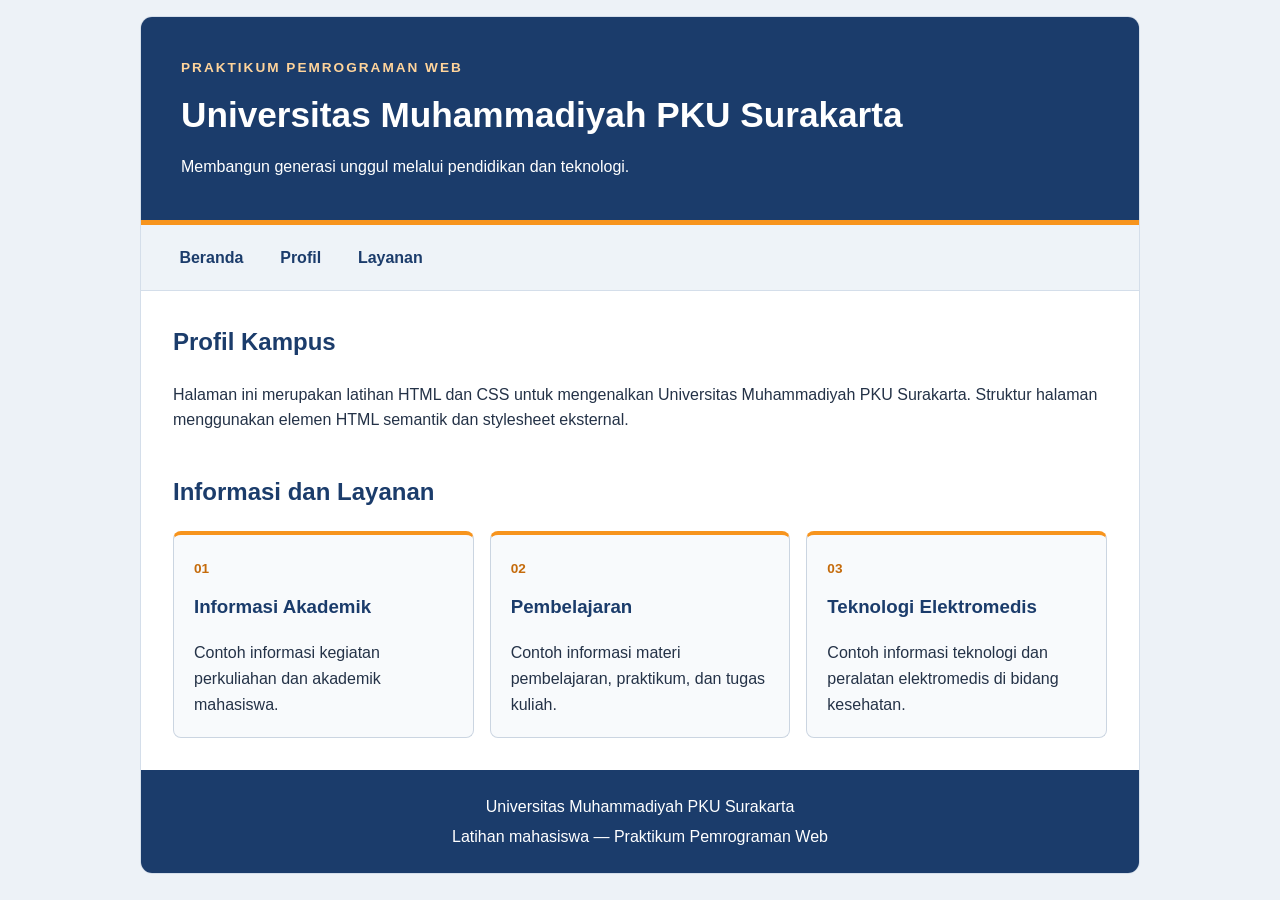
<file: praktikum_web/MODUL3/index.html>
<!DOCTYPE html>
<html lang="id">
<head>
  <meta charset="UTF-8">
  <meta name="viewport" content="width=device-width, initial-scale=1">
  <title>Profil Kampus | UMPKU</title>
  <link rel="stylesheet" href="style.css">
</head>
<body>
  <a class="lewati" href="#konten">Lewati ke konten</a>

  <div class="halaman">
    <header class="header" id="beranda">
      <p class="identitas">PRAKTIKUM PEMROGRAMAN WEB</p>
      <h1>Universitas Muhammadiyah PKU Surakarta</h1>
      <p>Membangun generasi unggul melalui pendidikan dan teknologi.</p>
    </header>

    <nav class="menu" aria-label="Navigasi utama">
      <a href="#beranda">Beranda</a>
      <a href="#profil">Profil</a>
      <a href="#layanan">Layanan</a>
    </nav>

    <main id="konten" tabindex="-1">
      <section id="profil" class="panel">
        <h2>Profil Kampus</h2>
        <p>
          Halaman ini merupakan latihan HTML dan CSS untuk
          mengenalkan Universitas Muhammadiyah PKU Surakarta.
          Struktur halaman menggunakan elemen HTML semantik
          dan stylesheet eksternal.
        </p>
      </section>

      <section id="layanan" class="panel">
        <h2>Informasi dan Layanan</h2>
        <div class="kartu-grid">
          <article class="kartu">
            <span class="nomor">01</span>
            <h3>Informasi Akademik</h3>
            <p>Contoh informasi kegiatan perkuliahan dan akademik mahasiswa.</p>
          </article>

          <article class="kartu">
            <span class="nomor">02</span>
            <h3>Pembelajaran</h3>
            <p>Contoh informasi materi pembelajaran, praktikum, dan tugas kuliah.</p>
          </article>

          <article class="kartu">
            <span class="nomor">03</span>
            <h3>Teknologi Elektromedis</h3>
            <p>Contoh informasi teknologi dan peralatan elektromedis di bidang kesehatan.</p>
          </article>
        </div>
      </section>
    </main>

    <footer class="footer">
      <p>Universitas Muhammadiyah PKU Surakarta</p>
      <p>Latihan mahasiswa — Praktikum Pemrograman Web</p>
    </footer>
  </div>
</body>
</html>
</file>
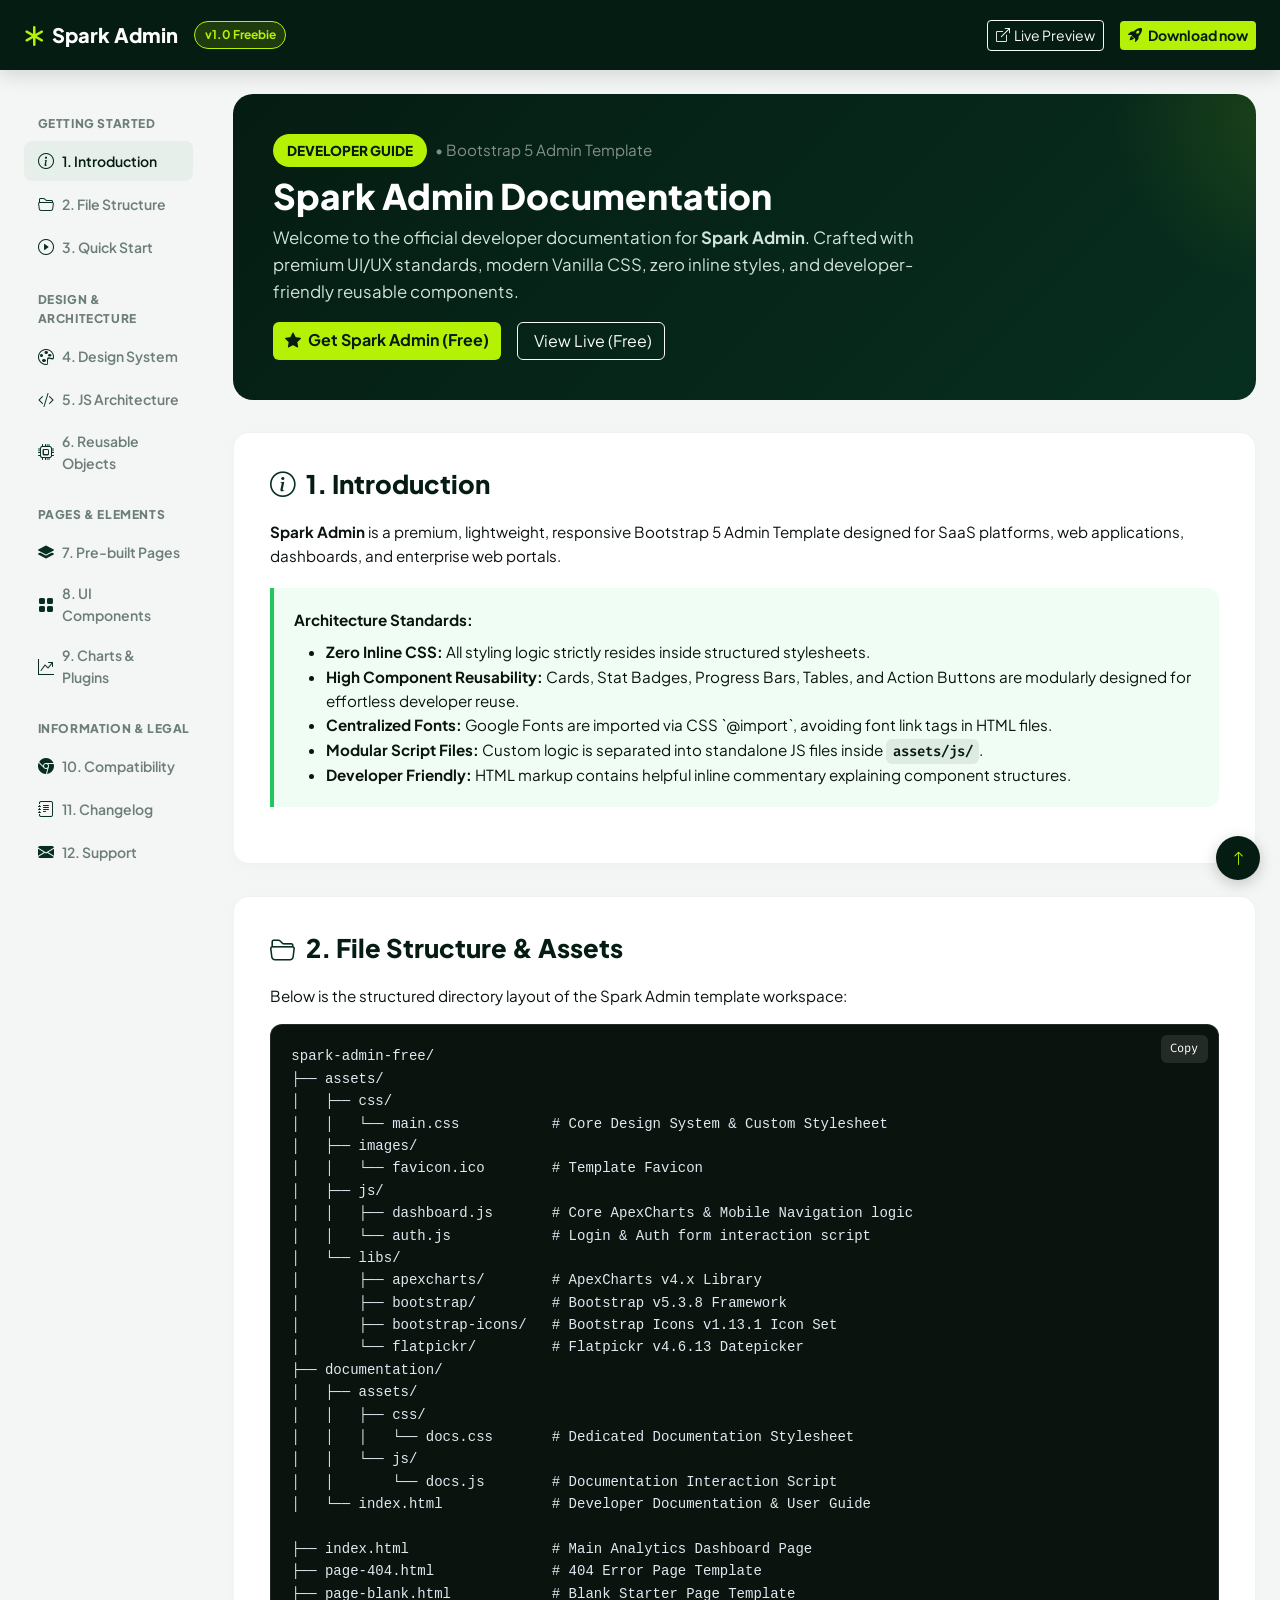
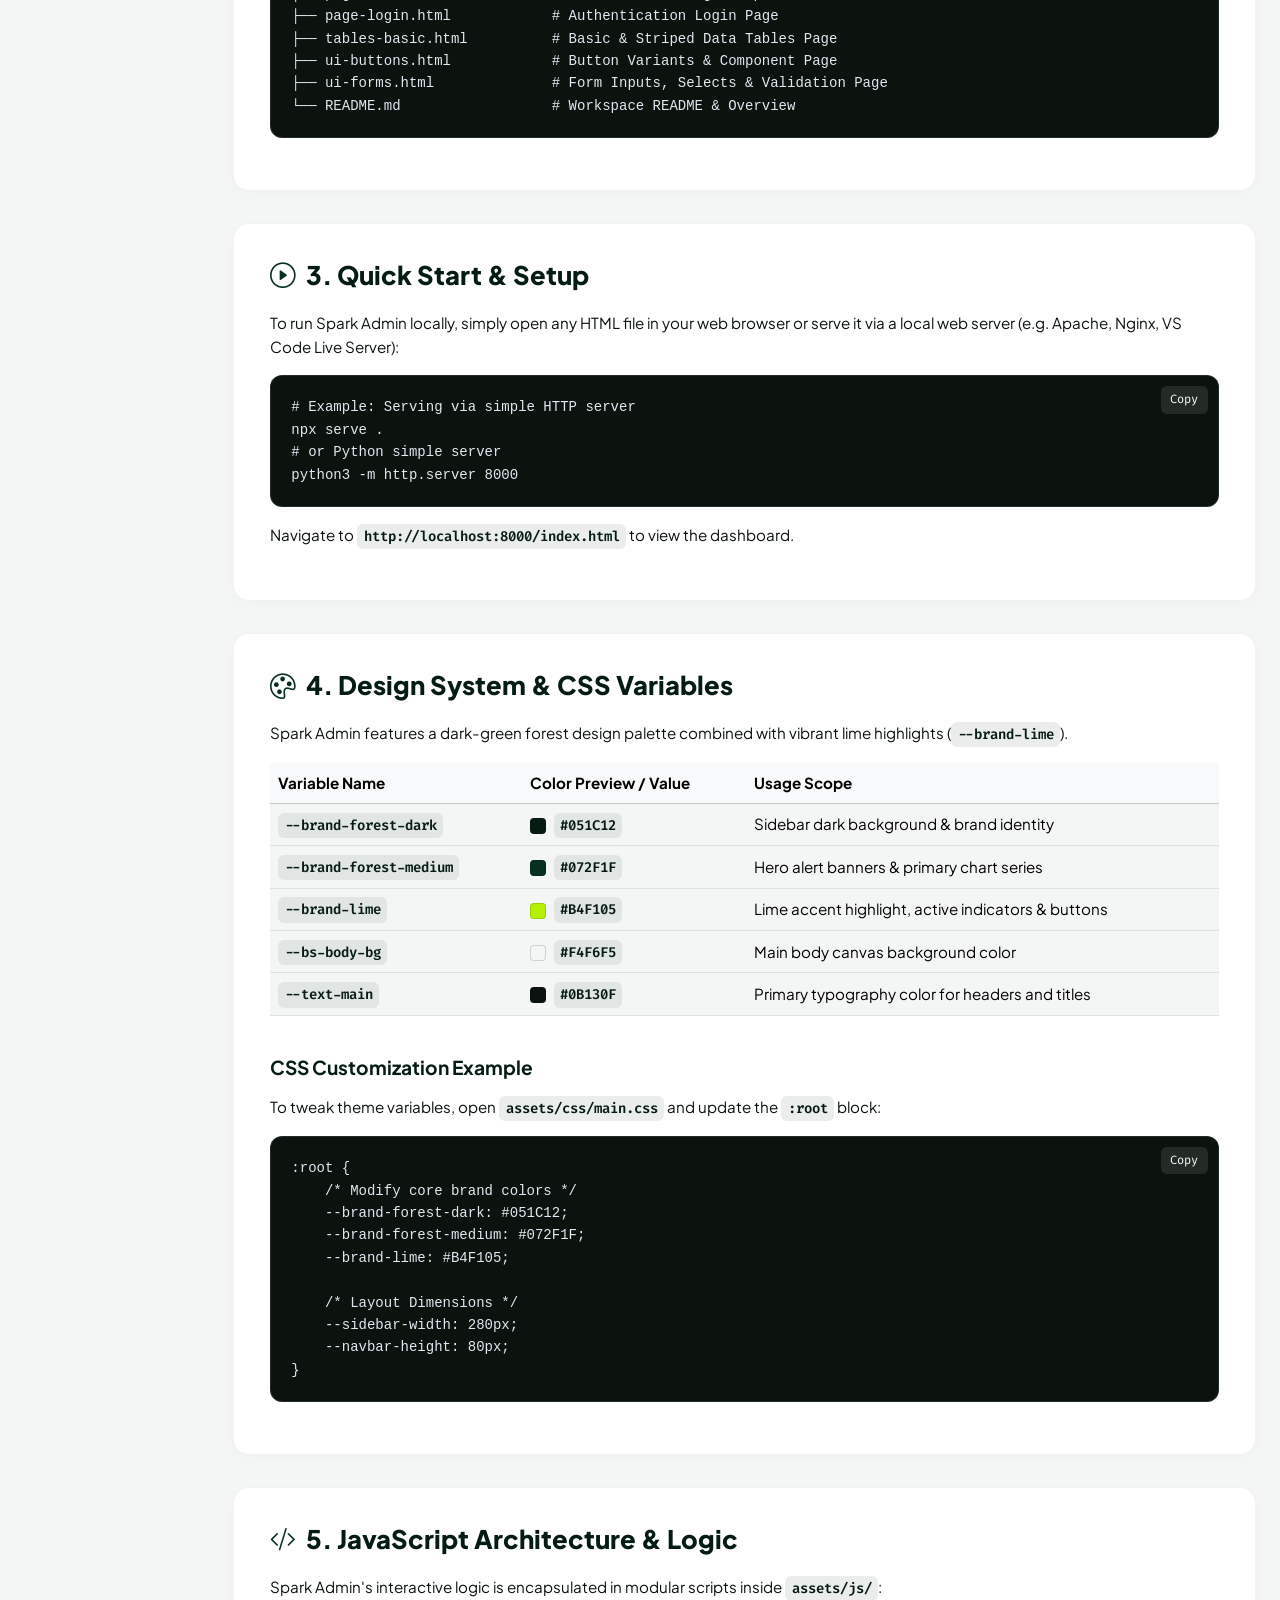
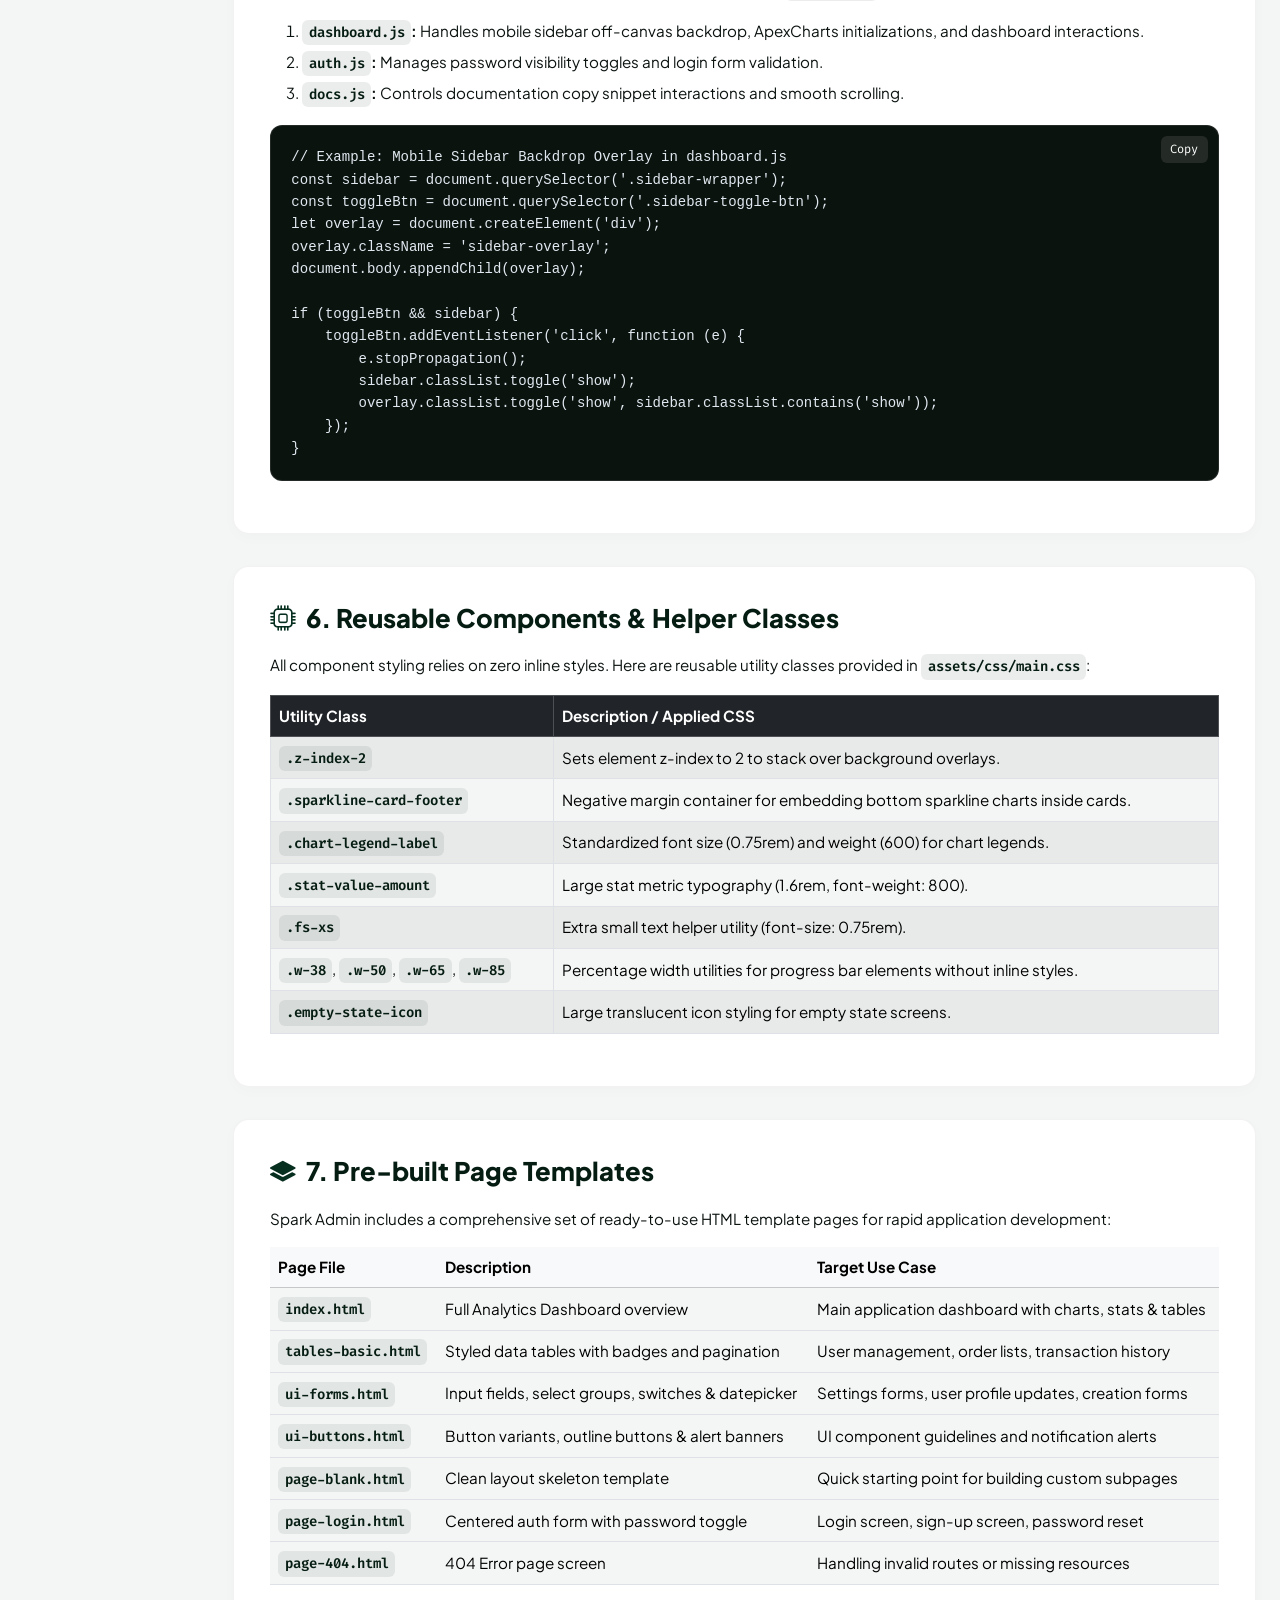
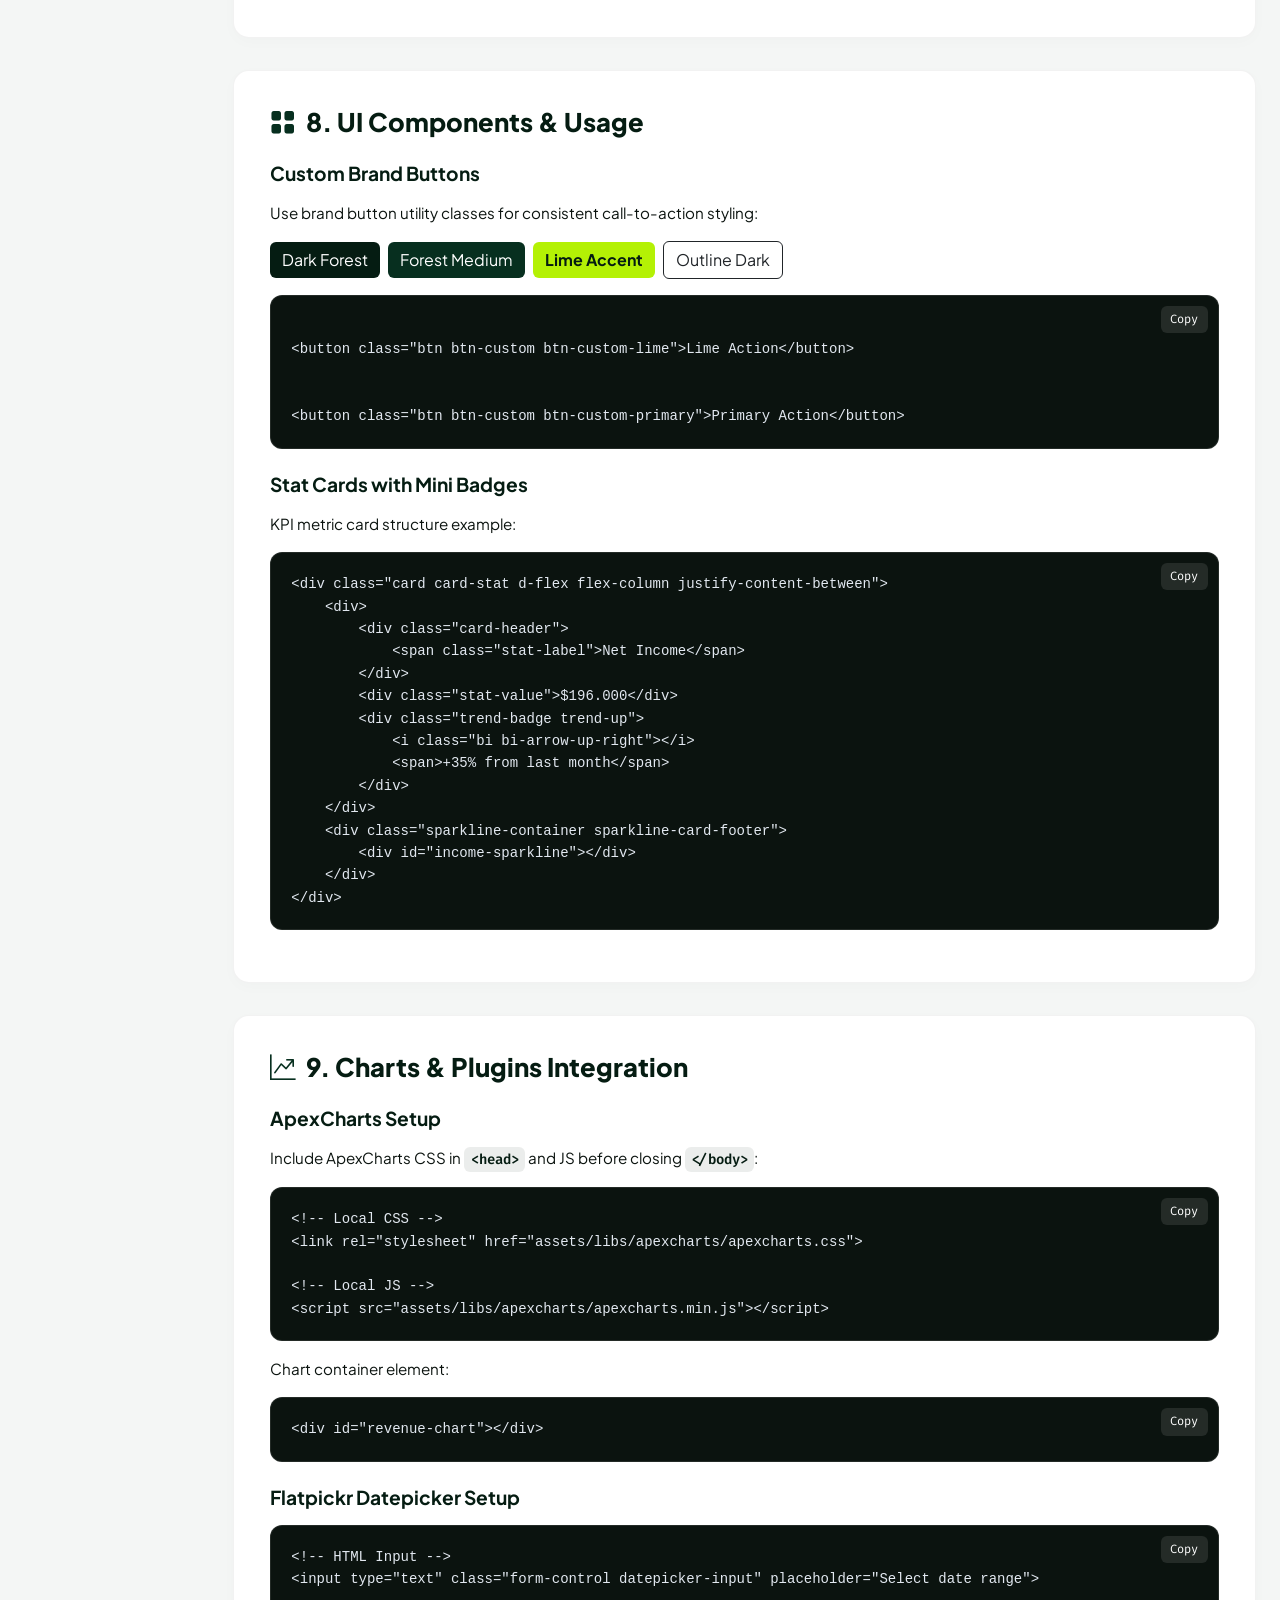
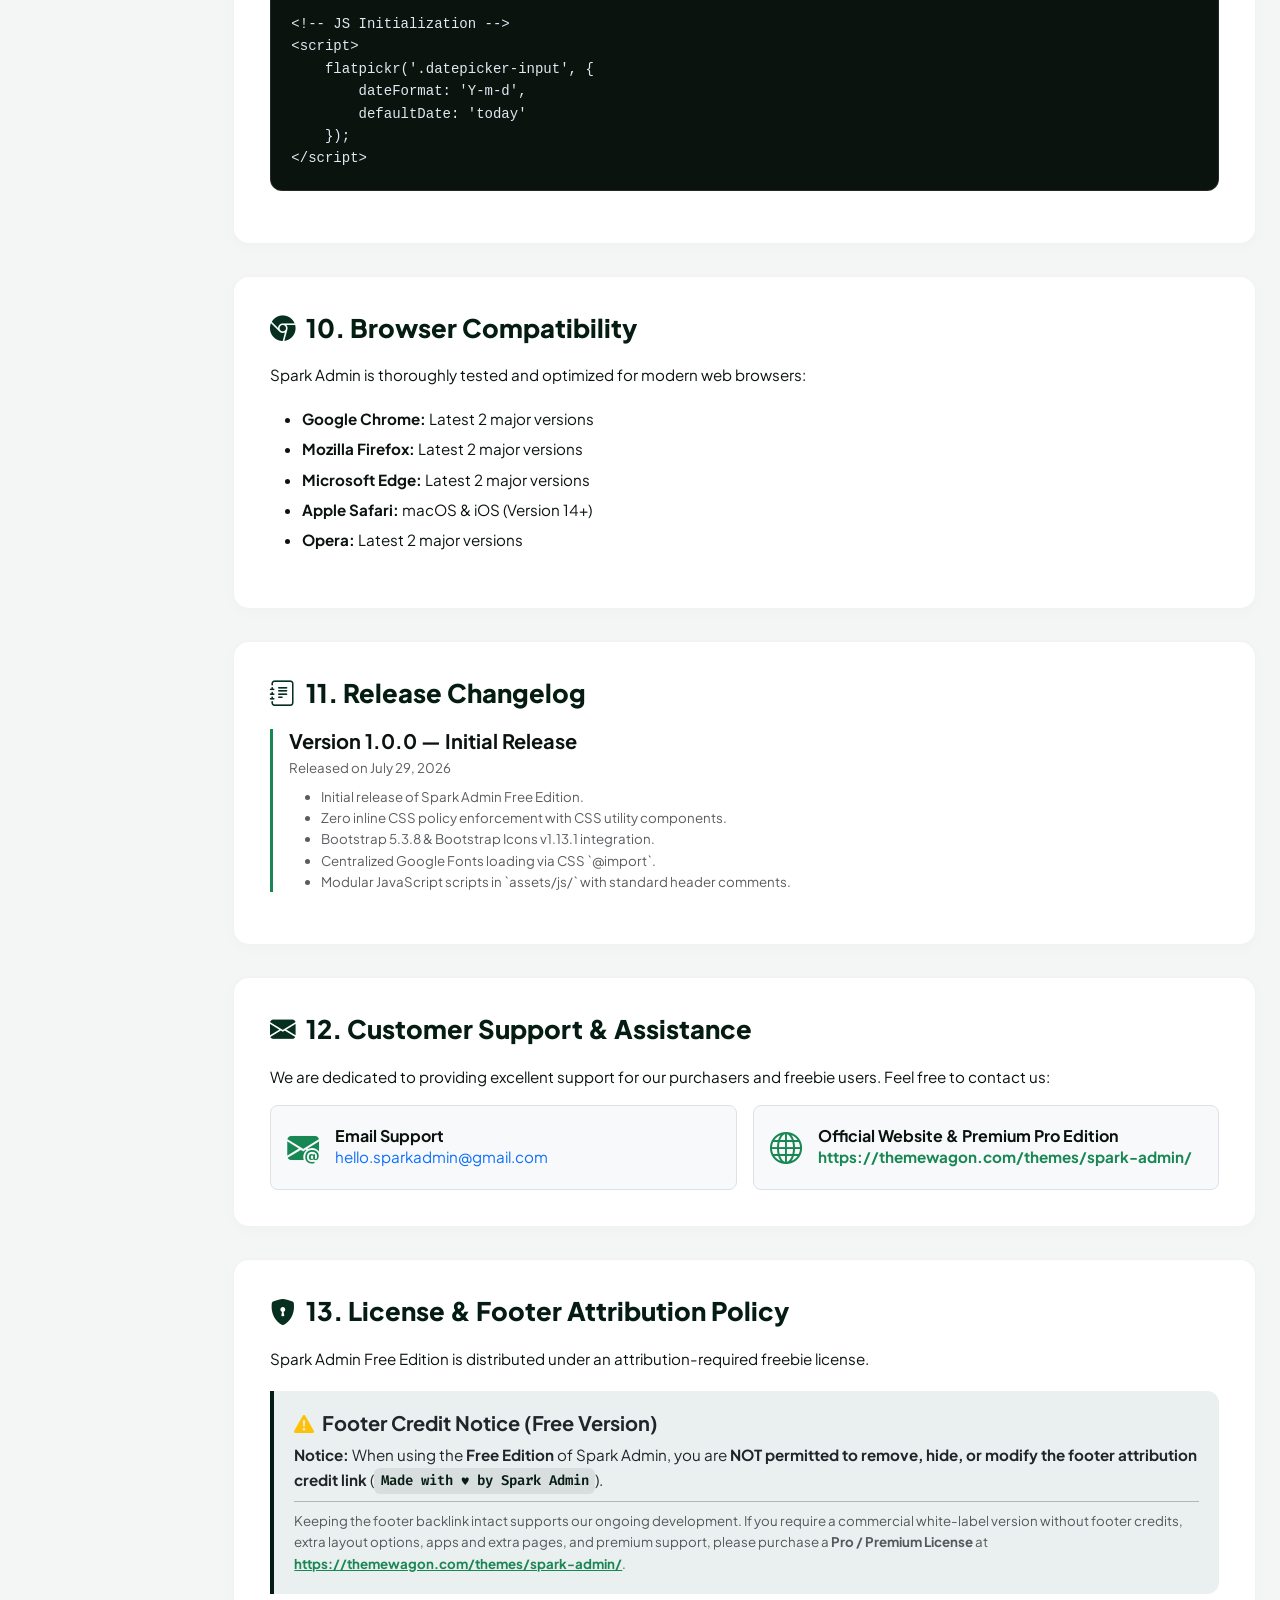
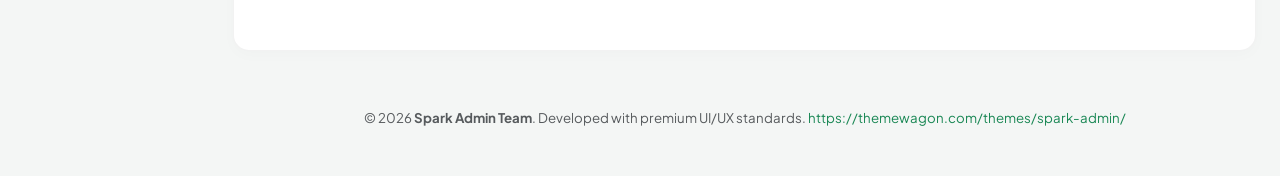
<file: Tugas Praktikum 4/documentation/index.html>
<!DOCTYPE html>
<html lang="en">

<head>
  <meta charset="UTF-8">
  <meta name="viewport" content="width=device-width, initial-scale=1.0">
  <title>Spark Admin - Documentation & Developer Guide</title>

  <!-- Meta Information -->
  <meta name="description"
    content="Official documentation and developer guide for Spark Admin - Bootstrap 5 Admin Dashboard Template.">
  <meta name="author" content="Spark Admin Team">

  <!-- Favicon -->
  <link rel="icon" type="image/png" href="../assets/images/favicon.ico">

  <!-- Bootstrap 5 CSS & Icons -->
  <link rel="stylesheet" href="../assets/libs/bootstrap/css/bootstrap.min.css">
  <link rel="stylesheet" href="../assets/libs/bootstrap-icons/bootstrap-icons.css">

  <!-- Custom Documentation Stylesheet (Google Fonts imported via CSS) -->
  <link rel="stylesheet" href="assets/css/docs.css">
</head>

<body>

  <!-- Header Navigation -->
  <header class="doc-navbar d-flex align-items-center">
    <div class="container-fluid px-4 d-flex align-items-center justify-content-between">
      <div class="d-flex align-items-center gap-3">
        <a href="../index.html" class="doc-brand">
          <i class="bi bi-asterisk"></i>
          <span>Spark Admin</span>
        </a>
        <span class="doc-version-badge">v1.0 Freebie</span>
      </div>
      <div class="d-flex align-items-center gap-3">
        <a href="https://themewagon.github.io/spark-admin/" target="_blank"
          class="btn btn-sm btn-outline-light d-none d-md-inline-flex align-items-center gap-1">
          <i class="bi bi-box-arrow-up-right"></i> Live Preview
        </a>
        <a href="https://themewagon.com/themes/spark-admin/" target="_blank" class="btn btn-sm btn-doc-lime">
          <i class="bi bi-rocket-takeoff-fill me-1"></i> Download now
        </a>
      </div>
    </div>
  </header>

  <!-- Main Content Layout -->
  <div class="container-fluid px-4 py-4">
    <div class="row">

      <!-- Sticky Sidebar Navigation -->
      <div class="col-lg-3 col-xl-2">
        <div class="doc-sidebar">
          <div class="doc-sidebar-title">Getting Started</div>
          <nav class="nav flex-column">
            <a class="nav-link active" href="#introduction"><i class="bi bi-info-circle"></i> 1. Introduction</a>
            <a class="nav-link" href="#file-structure"><i class="bi bi-folder2-open"></i> 2. File Structure</a>
            <a class="nav-link" href="#quick-start"><i class="bi bi-play-circle"></i> 3. Quick Start</a>
          </nav>

          <div class="doc-sidebar-title">Design & Architecture</div>
          <nav class="nav flex-column">
            <a class="nav-link" href="#design-system"><i class="bi bi-palette"></i> 4. Design System</a>
            <a class="nav-link" href="#javascript"><i class="bi bi-code-slash"></i> 5. JS Architecture</a>
            <a class="nav-link" href="#reusable-components"><i class="bi bi-cpu"></i> 6. Reusable Objects</a>
          </nav>

          <div class="doc-sidebar-title">Pages & Elements</div>
          <nav class="nav flex-column">
            <a class="nav-link" href="#page-templates"><i class="bi bi-layers-fill"></i> 7. Pre-built Pages</a>
            <a class="nav-link" href="#ui-components"><i class="bi bi-grid-fill"></i> 8. UI Components</a>
            <a class="nav-link" href="#charts-plugins"><i class="bi bi-graph-up-arrow"></i> 9. Charts & Plugins</a>
          </nav>

          <div class="doc-sidebar-title">Information & Legal</div>
          <nav class="nav flex-column">
            <a class="nav-link" href="#browser-support"><i class="bi bi-browser-chrome"></i> 10. Compatibility</a>
            <a class="nav-link" href="#changelog"><i class="bi bi-journal-text"></i> 11. Changelog</a>
            <a class="nav-link" href="#support"><i class="bi bi-envelope-fill"></i> 12. Support</a>
            <a class="nav-link" href="#license"><i class="bi bi-shield-lock-fill"></i> 13. License & Attribution</a>
          </nav>
        </div>
      </div>

      <!-- Documentation Content Area -->
      <div class="col-lg-9 col-xl-10">

        <!-- Hero Header Banner -->
        <div class="doc-hero">
          <div class="d-flex align-items-center gap-2 mb-2">
            <span class="doc-badge-lime">DEVELOPER GUIDE</span>
            <span class="text-white-50">• Bootstrap 5 Admin Template</span>
          </div>
          <h1>Spark Admin Documentation</h1>
          <p class="mb-3">
            Welcome to the official developer documentation for <strong>Spark Admin</strong>. Crafted with premium UI/UX
            standards, modern Vanilla CSS, zero inline styles, and developer-friendly reusable components.
          </p>
          <div class="d-flex gap-2 flex-wrap">
            <a href="https://themewagon.com/themes/spark-admin/" target="_blank" class="btn btn-doc-lime me-2">
              <i class="bi bi-star-fill me-1"></i> Get Spark Admin (Free)
            </a>
            <a href="https://themewagon.github.com/spark-admin/" target="_blank" class="btn btn-outline-light">
              <i class="bi bi-layout-dashboard me-1"></i> View Live (Free)
            </a>
          </div>
        </div>

        <!-- 1. Introduction Section -->
        <section id="introduction" class="doc-section">
          <h2><i class="bi bi-info-circle"></i> 1. Introduction</h2>
          <p>
            <strong>Spark Admin</strong> is a premium, lightweight, responsive Bootstrap 5 Admin Template designed for
            SaaS platforms, web applications, dashboards, and enterprise web portals.
          </p>

          <div class="doc-alert doc-alert-tip">
            <strong>Architecture Standards:</strong>
            <ul class="mb-0 mt-2">
              <li><strong>Zero Inline CSS:</strong> All styling logic strictly resides inside structured stylesheets.
              </li>
              <li><strong>High Component Reusability:</strong> Cards, Stat Badges, Progress Bars, Tables, and Action
                Buttons are modularly designed for effortless developer reuse.</li>
              <li><strong>Centralized Fonts:</strong> Google Fonts are imported via CSS `@import`, avoiding font link
                tags in HTML files.</li>
              <li><strong>Modular Script Files:</strong> Custom logic is separated into standalone JS files inside
                <code>assets/js/</code>.
              </li>
              <li><strong>Developer Friendly:</strong> HTML markup contains helpful inline commentary explaining
                component structures.</li>
            </ul>
          </div>
        </section>

        <!-- 2. File Structure Section -->
        <section id="file-structure" class="doc-section">
          <h2><i class="bi bi-folder2-open"></i> 2. File Structure & Assets</h2>
          <p>Below is the structured directory layout of the Spark Admin template workspace:</p>

          <pre><button class="btn-copy" onclick="copyCode(this)">Copy</button><code>spark-admin-free/
├── assets/
│   ├── css/
│   │   └── main.css           # Core Design System & Custom Stylesheet
│   ├── images/
│   │   └── favicon.ico        # Template Favicon
│   ├── js/
│   │   ├── dashboard.js       # Core ApexCharts & Mobile Navigation logic
│   │   └── auth.js            # Login & Auth form interaction script
│   └── libs/
│       ├── apexcharts/        # ApexCharts v4.x Library
│       ├── bootstrap/         # Bootstrap v5.3.8 Framework
│       ├── bootstrap-icons/   # Bootstrap Icons v1.13.1 Icon Set
│       └── flatpickr/         # Flatpickr v4.6.13 Datepicker
├── documentation/
│   ├── assets/
│   │   ├── css/
│   │   │   └── docs.css       # Dedicated Documentation Stylesheet
│   │   └── js/
│   │       └── docs.js        # Documentation Interaction Script
│   └── index.html             # Developer Documentation & User Guide

├── index.html                 # Main Analytics Dashboard Page
├── page-404.html              # 404 Error Page Template
├── page-blank.html            # Blank Starter Page Template
├── page-login.html            # Authentication Login Page
├── tables-basic.html          # Basic & Striped Data Tables Page
├── ui-buttons.html            # Button Variants & Component Page
├── ui-forms.html              # Form Inputs, Selects & Validation Page
└── README.md                  # Workspace README & Overview</code></pre>
        </section>

        <!-- 3. Quick Start Section -->
        <section id="quick-start" class="doc-section">
          <h2><i class="bi bi-play-circle"></i> 3. Quick Start & Setup</h2>
          <p>To run Spark Admin locally, simply open any HTML file in your web browser or serve it via a local web
            server (e.g. Apache, Nginx, VS Code Live Server):</p>

          <pre><button class="btn-copy" onclick="copyCode(this)">Copy</button><code># Example: Serving via simple HTTP server
npx serve .
# or Python simple server
python3 -m http.server 8000</code></pre>

          <p>Navigate to <code>http://localhost:8000/index.html</code> to view the dashboard.</p>
        </section>

        <!-- 4. Design System Section -->
        <section id="design-system" class="doc-section">
          <h2><i class="bi bi-palette"></i> 4. Design System & CSS Variables</h2>
          <p>
            Spark Admin features a dark-green forest design palette combined with vibrant lime highlights
            (<code>--brand-lime</code>).
          </p>

          <div class="table-responsive">
            <table class="table table-hover align-middle">
              <thead class="table-light">
                <tr>
                  <th>Variable Name</th>
                  <th>Color Preview / Value</th>
                  <th>Usage Scope</th>
                </tr>
              </thead>
              <tbody>
                <tr>
                  <td><code>--brand-forest-dark</code></td>
                  <td><span class="color-swatch swatch-forest-dark"></span><code>#051C12</code></td>
                  <td>Sidebar dark background & brand identity</td>
                </tr>
                <tr>
                  <td><code>--brand-forest-medium</code></td>
                  <td><span class="color-swatch swatch-forest-medium"></span><code>#072F1F</code></td>
                  <td>Hero alert banners & primary chart series</td>
                </tr>
                <tr>
                  <td><code>--brand-lime</code></td>
                  <td><span class="color-swatch swatch-lime"></span><code>#B4F105</code></td>
                  <td>Lime accent highlight, active indicators & buttons</td>
                </tr>
                <tr>
                  <td><code>--bs-body-bg</code></td>
                  <td><span class="color-swatch swatch-body-bg"></span><code>#F4F6F5</code></td>
                  <td>Main body canvas background color</td>
                </tr>
                <tr>
                  <td><code>--text-main</code></td>
                  <td><span class="color-swatch swatch-text-main"></span><code>#0B130F</code></td>
                  <td>Primary typography color for headers and titles</td>
                </tr>
              </tbody>
            </table>
          </div>

          <h3 id="css-variables" class="mt-4">CSS Customization Example</h3>
          <p>To tweak theme variables, open <code>assets/css/main.css</code> and update the <code>:root</code> block:
          </p>
          <pre><button class="btn-copy" onclick="copyCode(this)">Copy</button><code>:root {
    /* Modify core brand colors */
    --brand-forest-dark: #051C12;
    --brand-forest-medium: #072F1F;
    --brand-lime: #B4F105;
    
    /* Layout Dimensions */
    --sidebar-width: 280px;
    --navbar-height: 80px;
}</code></pre>
        </section>

        <!-- 5. JavaScript Architecture Section -->
        <section id="javascript" class="doc-section">
          <h2><i class="bi bi-code-slash"></i> 5. JavaScript Architecture & Logic</h2>
          <p>Spark Admin's interactive logic is encapsulated in modular scripts inside <code>assets/js/</code>:</p>

          <ol class="lh-lg">
            <li><strong><code>dashboard.js</code>:</strong> Handles mobile sidebar off-canvas backdrop, ApexCharts
              initializations, and dashboard interactions.</li>
            <li><strong><code>auth.js</code>:</strong> Manages password visibility toggles and login form validation.
            </li>
            <li><strong><code>docs.js</code>:</strong> Controls documentation copy snippet interactions and smooth
              scrolling.</li>
          </ol>

          <pre><button class="btn-copy" onclick="copyCode(this)">Copy</button><code>// Example: Mobile Sidebar Backdrop Overlay in dashboard.js
const sidebar = document.querySelector('.sidebar-wrapper');
const toggleBtn = document.querySelector('.sidebar-toggle-btn');
let overlay = document.createElement('div');
overlay.className = 'sidebar-overlay';
document.body.appendChild(overlay);

if (toggleBtn && sidebar) {
    toggleBtn.addEventListener('click', function (e) {
        e.stopPropagation();
        sidebar.classList.toggle('show');
        overlay.classList.toggle('show', sidebar.classList.contains('show'));
    });
}</code></pre>
        </section>

        <!-- 6. Reusable Objects Section -->
        <section id="reusable-components" class="doc-section">
          <h2><i class="bi bi-cpu"></i> 6. Reusable Components & Helper Classes</h2>
          <p>All component styling relies on zero inline styles. Here are reusable utility classes provided in
            <code>assets/css/main.css</code>:
          </p>

          <div class="table-responsive">
            <table class="table table-bordered table-striped align-middle">
              <thead class="table-dark">
                <tr>
                  <th>Utility Class</th>
                  <th>Description / Applied CSS</th>
                </tr>
              </thead>
              <tbody>
                <tr>
                  <td><code>.z-index-2</code></td>
                  <td>Sets element z-index to 2 to stack over background overlays.</td>
                </tr>
                <tr>
                  <td><code>.sparkline-card-footer</code></td>
                  <td>Negative margin container for embedding bottom sparkline charts inside cards.</td>
                </tr>
                <tr>
                  <td><code>.chart-legend-label</code></td>
                  <td>Standardized font size (0.75rem) and weight (600) for chart legends.</td>
                </tr>
                <tr>
                  <td><code>.stat-value-amount</code></td>
                  <td>Large stat metric typography (1.6rem, font-weight: 800).</td>
                </tr>
                <tr>
                  <td><code>.fs-xs</code></td>
                  <td>Extra small text helper utility (font-size: 0.75rem).</td>
                </tr>
                <tr>
                  <td><code>.w-38</code>, <code>.w-50</code>, <code>.w-65</code>, <code>.w-85</code></td>
                  <td>Percentage width utilities for progress bar elements without inline styles.</td>
                </tr>
                <tr>
                  <td><code>.empty-state-icon</code></td>
                  <td>Large translucent icon styling for empty state screens.</td>
                </tr>
              </tbody>
            </table>
          </div>
        </section>

        <!-- 7. Pre-built Pages Section -->
        <section id="page-templates" class="doc-section">
          <h2><i class="bi bi-layers-fill"></i> 7. Pre-built Page Templates</h2>
          <p>Spark Admin includes a comprehensive set of ready-to-use HTML template pages for rapid application
            development:</p>

          <div class="table-responsive">
            <table class="table table-hover align-middle">
              <thead class="table-light">
                <tr>
                  <th>Page File</th>
                  <th>Description</th>
                  <th>Target Use Case</th>
                </tr>
              </thead>
              <tbody>
                <tr>
                  <td><code>index.html</code></td>
                  <td>Full Analytics Dashboard overview</td>
                  <td>Main application dashboard with charts, stats & tables</td>
                </tr>
                <tr>
                  <td><code>tables-basic.html</code></td>
                  <td>Styled data tables with badges and pagination</td>
                  <td>User management, order lists, transaction history</td>
                </tr>
                <tr>
                  <td><code>ui-forms.html</code></td>
                  <td>Input fields, select groups, switches & datepicker</td>
                  <td>Settings forms, user profile updates, creation forms</td>
                </tr>
                <tr>
                  <td><code>ui-buttons.html</code></td>
                  <td>Button variants, outline buttons & alert banners</td>
                  <td>UI component guidelines and notification alerts</td>
                </tr>
                <tr>
                  <td><code>page-blank.html</code></td>
                  <td>Clean layout skeleton template</td>
                  <td>Quick starting point for building custom subpages</td>
                </tr>
                <tr>
                  <td><code>page-login.html</code></td>
                  <td>Centered auth form with password toggle</td>
                  <td>Login screen, sign-up screen, password reset</td>
                </tr>
                <tr>
                  <td><code>page-404.html</code></td>
                  <td>404 Error page screen</td>
                  <td>Handling invalid routes or missing resources</td>
                </tr>
              </tbody>
            </table>
          </div>
        </section>

        <!-- 8. UI Components Section -->
        <section id="ui-components" class="doc-section">
          <h2><i class="bi bi-grid-fill"></i> 8. UI Components & Usage</h2>

          <h3>Custom Brand Buttons</h3>
          <p>Use brand button utility classes for consistent call-to-action styling:</p>
          <div class="mb-3 d-flex gap-2 flex-wrap align-items-center">
            <button class="btn btn-doc-dark">Dark Forest</button>
            <button class="btn btn-doc-medium">Forest Medium</button>
            <button class="btn btn-doc-lime">Lime Accent</button>
            <button class="btn btn-outline-dark">Outline Dark</button>
          </div>

          <pre><button class="btn-copy" onclick="copyCode(this)">Copy</button><code><!-- Lime Accent Button -->
&lt;button class="btn btn-custom btn-custom-lime"&gt;Lime Action&lt;/button&gt;

<!-- Dark Forest Button -->
&lt;button class="btn btn-custom btn-custom-primary"&gt;Primary Action&lt;/button&gt;</code></pre>

          <h3 class="mt-4">Stat Cards with Mini Badges</h3>
          <p>KPI metric card structure example:</p>
          <pre><button class="btn-copy" onclick="copyCode(this)">Copy</button><code>&lt;div class="card card-stat d-flex flex-column justify-content-between"&gt;
    &lt;div&gt;
        &lt;div class="card-header"&gt;
            &lt;span class="stat-label"&gt;Net Income&lt;/span&gt;
        &lt;/div&gt;
        &lt;div class="stat-value"&gt;$196.000&lt;/div&gt;
        &lt;div class="trend-badge trend-up"&gt;
            &lt;i class="bi bi-arrow-up-right"&gt;&lt;/i&gt;
            &lt;span&gt;+35% from last month&lt;/span&gt;
        &lt;/div&gt;
    &lt;/div&gt;
    &lt;div class="sparkline-container sparkline-card-footer"&gt;
        &lt;div id="income-sparkline"&gt;&lt;/div&gt;
    &lt;/div&gt;
&lt;/div&gt;</code></pre>
        </section>

        <!-- 9. Charts & Plugins Section -->
        <section id="charts-plugins" class="doc-section">
          <h2><i class="bi bi-graph-up-arrow"></i> 9. Charts & Plugins Integration</h2>

          <h3>ApexCharts Setup</h3>
          <p>Include ApexCharts CSS in <code>&lt;head&gt;</code> and JS before closing <code>&lt;/body&gt;</code>:</p>
          <pre><button class="btn-copy" onclick="copyCode(this)">Copy</button><code>&lt;!-- Local CSS --&gt;
&lt;link rel="stylesheet" href="assets/libs/apexcharts/apexcharts.css"&gt;

&lt;!-- Local JS --&gt;
&lt;script src="assets/libs/apexcharts/apexcharts.min.js"&gt;&lt;/script&gt;</code></pre>

          <p>Chart container element:</p>
          <pre><button class="btn-copy" onclick="copyCode(this)">Copy</button><code>&lt;div id="revenue-chart"&gt;&lt;/div&gt;</code></pre>

          <h3 class="mt-4">Flatpickr Datepicker Setup</h3>
          <pre><button class="btn-copy" onclick="copyCode(this)">Copy</button><code>&lt;!-- HTML Input --&gt;
&lt;input type="text" class="form-control datepicker-input" placeholder="Select date range"&gt;

&lt;!-- JS Initialization --&gt;
&lt;script&gt;
    flatpickr('.datepicker-input', {
        dateFormat: 'Y-m-d',
        defaultDate: 'today'
    });
&lt;/script&gt;</code></pre>
        </section>

        <!-- 10. Browser Support Section -->
        <section id="browser-support" class="doc-section">
          <h2><i class="bi bi-browser-chrome"></i> 10. Browser Compatibility</h2>
          <p>Spark Admin is thoroughly tested and optimized for modern web browsers:</p>
          <ul class="lh-lg">
            <li><strong>Google Chrome:</strong> Latest 2 major versions</li>
            <li><strong>Mozilla Firefox:</strong> Latest 2 major versions</li>
            <li><strong>Microsoft Edge:</strong> Latest 2 major versions</li>
            <li><strong>Apple Safari:</strong> macOS & iOS (Version 14+)</li>
            <li><strong>Opera:</strong> Latest 2 major versions</li>
          </ul>
        </section>

        <!-- 11. Changelog Section -->
        <section id="changelog" class="doc-section">
          <h2><i class="bi bi-journal-text"></i> 11. Release Changelog</h2>

          <div class="border-start border-3 border-success ps-3 my-3">
            <h5 class="fw-bold mb-1">Version 1.0.0 — Initial Release</h5>
            <p class="text-muted small mb-2">Released on July 29, 2026</p>
            <ul class="small mb-0 text-muted">
              <li>Initial release of Spark Admin Free Edition.</li>
              <li>Zero inline CSS policy enforcement with CSS utility components.</li>
              <li>Bootstrap 5.3.8 & Bootstrap Icons v1.13.1 integration.</li>
              <li>Centralized Google Fonts loading via CSS `@import`.</li>
              <li>Modular JavaScript scripts in `assets/js/` with standard header comments.</li>
            </ul>
          </div>
        </section>

        <!-- 12. Support Section -->
        <section id="support" class="doc-section">
          <h2><i class="bi bi-envelope-fill"></i> 12. Customer Support & Assistance</h2>
          <p>We are dedicated to providing excellent support for our purchasers and freebie users. Feel free to contact
            us:</p>

          <div class="row g-3">
            <div class="col-md-6">
              <div class="p-3 border rounded-3 bg-light d-flex align-items-center gap-3">
                <i class="bi bi-envelope-at-fill fs-2 text-success"></i>
                <div>
                  <h6 class="fw-bold mb-0">Email Support</h6>
                  <a href="mailto:hello.sparkadmin@gmail.com"
                    class="text-decoration-none">hello.sparkadmin@gmail.com</a>
                </div>
              </div>
            </div>
            <div class="col-md-6">
              <div class="p-3 border rounded-3 bg-light d-flex align-items-center gap-3">
                <i class="bi bi-globe fs-2 text-success"></i>
                <div>
                  <h6 class="fw-bold mb-0">Official Website & Premium Pro Edition</h6>
                  <a href="#!"
                    class="text-decoration-none fw-bold text-success">https://themewagon.com/themes/spark-admin/</a>
                </div>
              </div>
            </div>
          </div>
        </section>

        <!-- 13. License & Footer Credit Policy Section -->
        <section id="license" class="doc-section">
          <h2><i class="bi bi-shield-lock-fill"></i> 13. License & Footer Attribution Policy</h2>
          <p>Spark Admin Free Edition is distributed under an attribution-required freebie license.</p>

          <div class="doc-alert doc-alert-info">
            <h5 class="fw-bold text-dark mb-2"><i class="bi bi-exclamation-triangle-fill me-2 text-warning"></i>Footer
              Credit Notice (Free Version)</h5>
            <p class="mb-2 text-dark">
              <strong>Notice:</strong> When using the <strong>Free Edition</strong> of Spark Admin, you are <strong>NOT
                permitted to remove, hide, or modify the footer attribution credit link</strong>
              (<code>Made with ♥ by Spark Admin</code>).
            </p>
            <hr class="my-2">
            <p class="small mb-0 text-muted">
              Keeping the footer backlink intact supports our ongoing development. If you require a commercial
              white-label version without footer credits, extra layout options, apps and extra pages, and premium
              support, please purchase a <strong>Pro / Premium License</strong> at <a href="#!"
                class="fw-bold text-success">https://themewagon.com/themes/spark-admin/</a>.
            </p>
          </div>
        </section>

        <!-- Footer -->
        <footer class="py-4 text-center text-muted small">
          <p class="mb-0">&copy; 2026 <strong>Spark Admin Team</strong>. Developed with premium UI/UX standards. <a
              href="#!" class="text-success text-decoration-none">https://themewagon.com/themes/spark-admin/</a></p>
        </footer>
      </div>
    </div>
  </div>

  <!-- Back to top button -->
  <a href="#" class="back-to-top" title="Back to top">
    <i class="bi bi-arrow-up"></i>
  </a>

  <!-- Local Bootstrap bundle -->
  <script src="../assets/libs/bootstrap/js/bootstrap.bundle.min.js"></script>

  <!-- Custom Documentation script module -->
  <script src="assets/js/docs.js"></script>
</body>

</html>
</file>
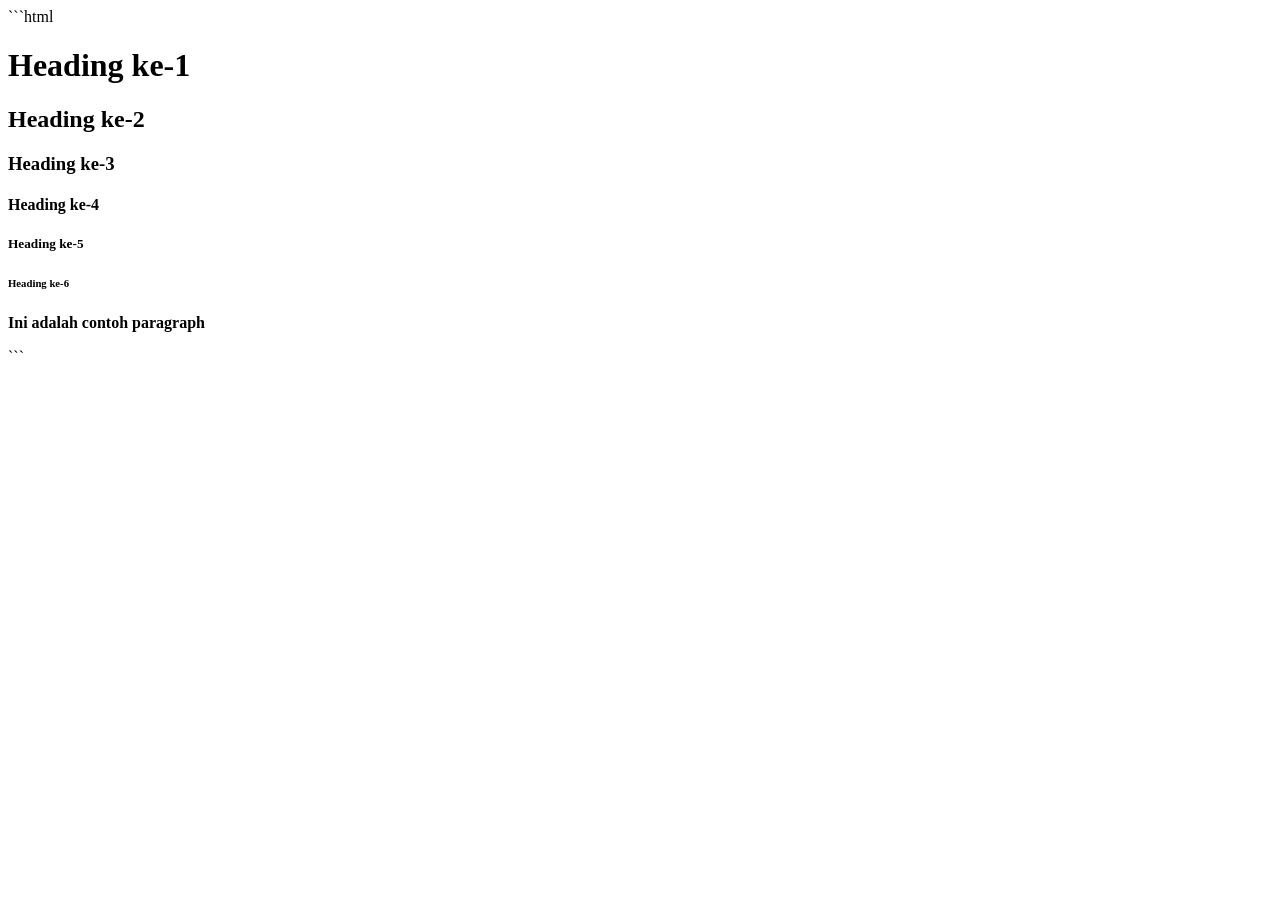
<file: praktikum_web/prak1.html>
```html
<!DOCTYPE html>
<html lang="id">
<head>
    <meta charset="UTF-8">
    <title>Belajar Heading dan Paragraph</title>
</head>
<body>
    <h1>Heading ke-1</h1>
    <h2>Heading ke-2</h2>
    <h3>Heading ke-3</h3>
    <h4>Heading ke-4</h4>
    <h5>Heading ke-5</h5>
    <h6>Heading ke-6</h6>

    <p><strong>Ini adalah contoh paragraph</strong></p>
</body>
</html>
```
</file>
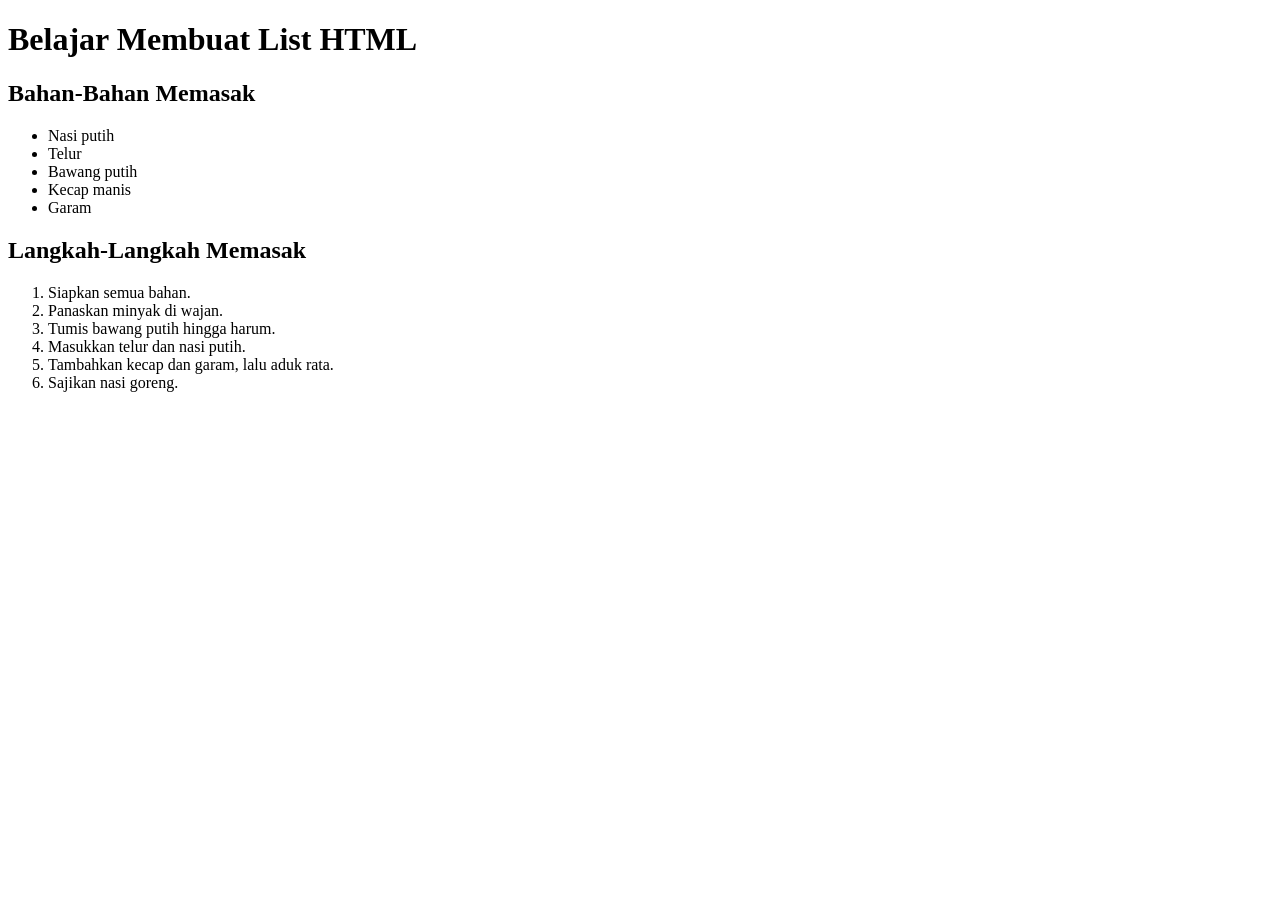
<file: praktikum_web/prak2.html>
<!DOCTYPE html>
<html lang="id">
<head>
    <meta charset="UTF-8">
    <meta name="viewport" content="width=device-width, initial-scale=1.0">
    <title>Praktikum 2 - Daftar</title>
</head>
<body>
    <h1>Belajar Membuat List HTML</h1>

    <h2>Bahan-Bahan Memasak</h2>
    <ul>
        <li>Nasi putih</li>
        <li>Telur</li>
        <li>Bawang putih</li>
        <li>Kecap manis</li>
        <li>Garam</li>
    </ul>

    <h2>Langkah-Langkah Memasak</h2>
    <ol>
        <li>Siapkan semua bahan.</li>
        <li>Panaskan minyak di wajan.</li>
        <li>Tumis bawang putih hingga harum.</li>
        <li>Masukkan telur dan nasi putih.</li>
        <li>Tambahkan kecap dan garam, lalu aduk rata.</li>
        <li>Sajikan nasi goreng.</li>
    </ol>
</body>
</html>
</file>
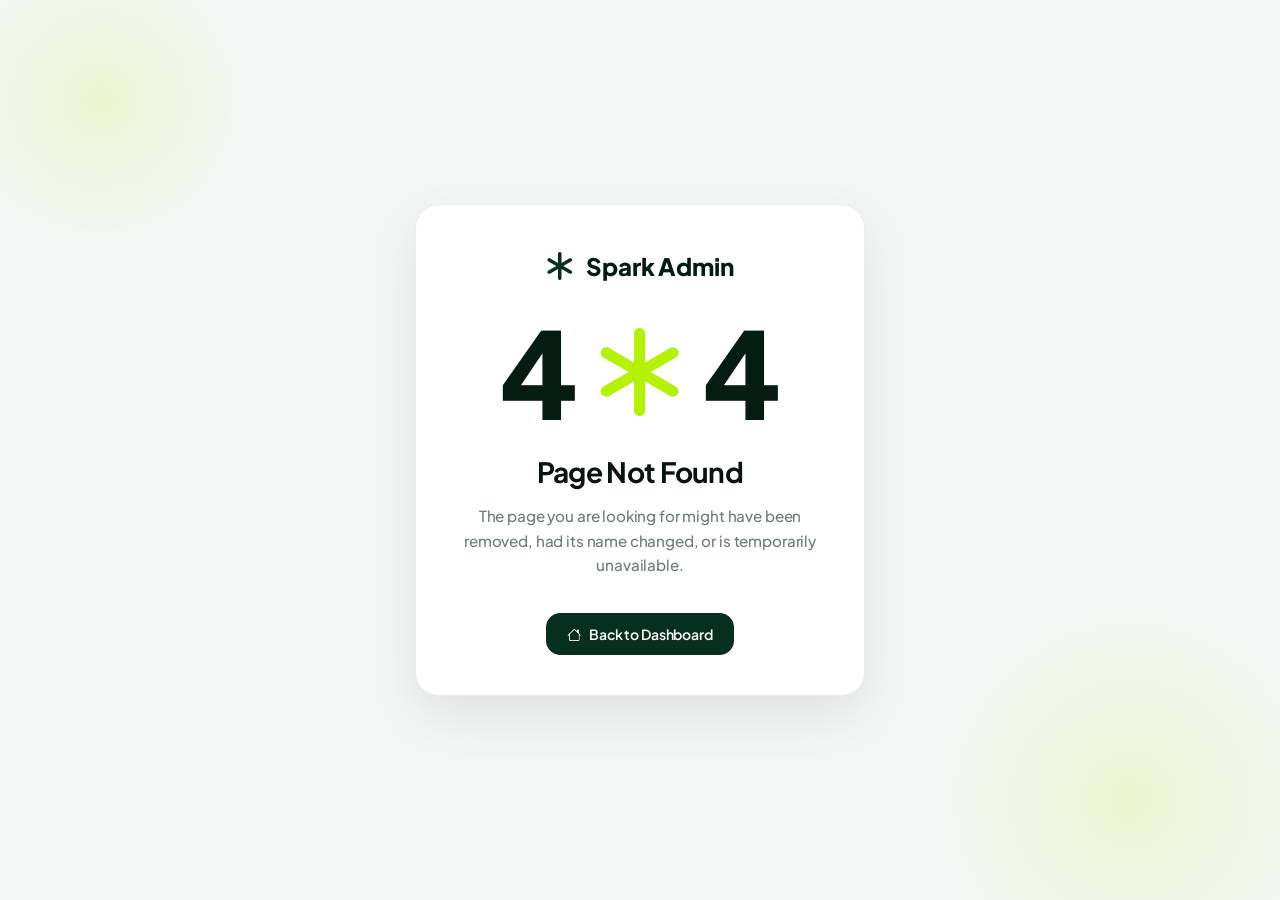
<file: Tugas Praktikum 4/page-404.html>
<!DOCTYPE html>
<html lang="en">
<head>
    <meta charset="UTF-8">
    <meta name="viewport" content="width=device-width, initial-scale=1.0">
    <title>404 Page Not Found - Spark Admin Premium Bootstrap 5 Admin Dashboard Template</title>
    
    <!-- SEO Optimization -->
    <meta name="description" content="404 Page Not Found - Spark Admin Premium Bootstrap 5 Admin Dashboard Template">
    <meta name="author" content="Spark Admin Team">
    
    <!-- Favicon -->
    <link rel="icon" type="image/png" href="assets/images/favicon.ico">
    
    <!-- Local Third-Party Libraries (100% Offline Compatible) -->
    <link rel="stylesheet" href="assets/libs/bootstrap/css/bootstrap.min.css">
    <link rel="stylesheet" href="assets/libs/bootstrap-icons/bootstrap-icons.css">
    
    <!-- Main Design System & Custom Stylesheet -->
    <link rel="stylesheet" href="assets/css/main.css">
</head>
<body>

    <!-- ==========================================
         START: 404 Error Page Container & Card
         ========================================== -->
    <div class="login-wrapper">
        <!-- Glowing background shapes matching theme aesthetic -->
        <div class="login-bg-shape login-bg-shape-1"></div>
        <div class="login-bg-shape login-bg-shape-2"></div>
        
        <!-- Main centered error card layout -->
        <div class="login-card text-center">
            
            <!-- Brand Identity -->
            <a href="index.html" class="login-brand text-decoration-none">
                <i class="bi bi-asterisk"></i>
                <span>Spark Admin</span>
            </a>
            
            <!-- Giant 404 header with spinning asterisk Zero -->
            <div class="error-title-huge">
                <span>4</span>
                <i class="bi bi-asterisk"></i>
                <span>4</span>
            </div>
            
            <h2 class="error-subtitle">Page Not Found</h2>
            <p class="error-desc">
                The page you are looking for might have been removed, had its name changed, or is temporarily unavailable.
            </p>
            
            <div class="error-actions-group">
                <a href="index.html" class="btn-custom btn-custom-primary">
                    <i class="bi bi-house"></i> Back to Dashboard
                </a>
            </div>
            
        </div>
    </div>
    <!-- END: 404 Error Page Container -->

    <!-- Local Third-Party Libraries Script dependencies -->
    <script src="assets/libs/bootstrap/js/bootstrap.bundle.min.js"></script>
</body>
</html>
</file>
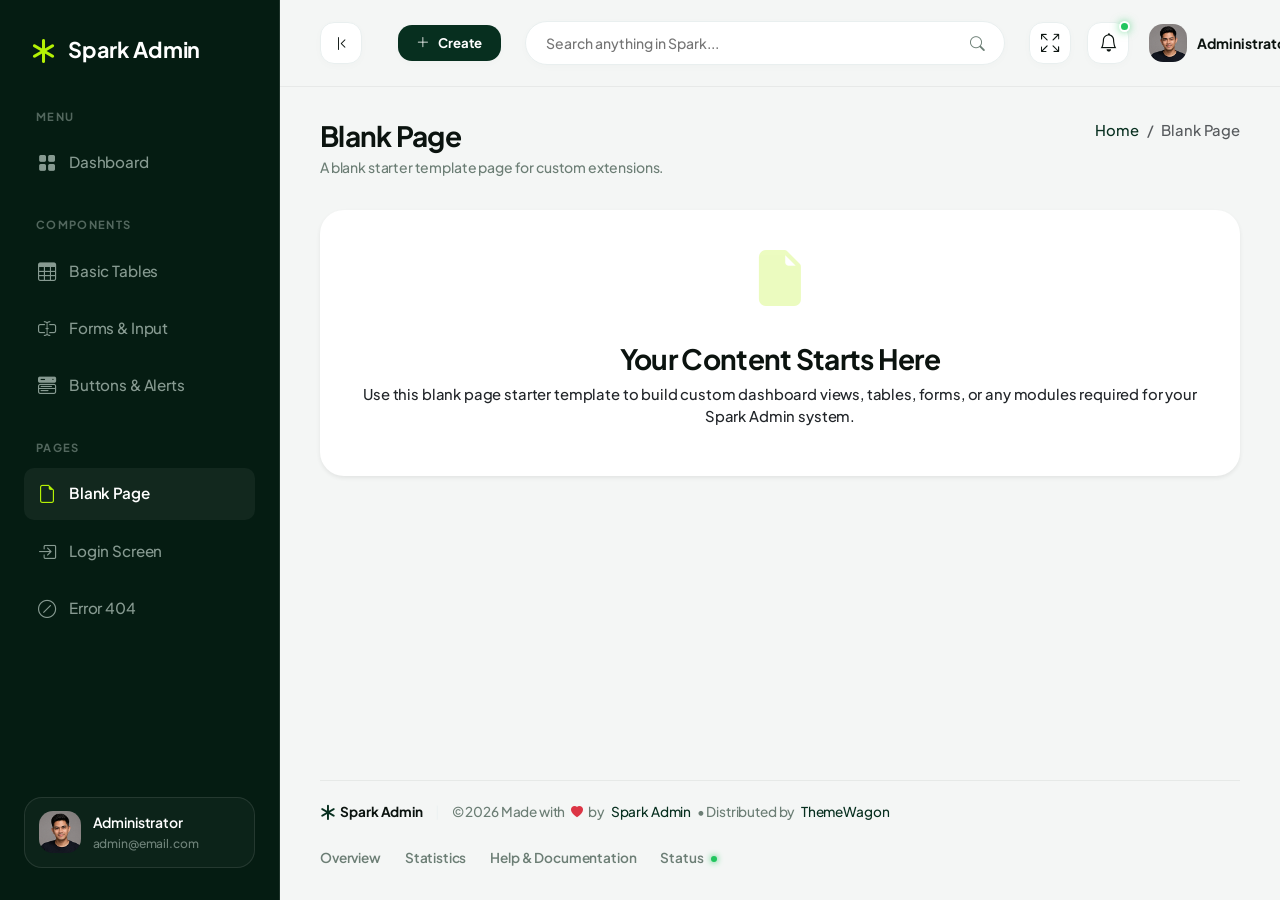
<file: Tugas Praktikum 4/page-blank.html>
<!DOCTYPE html>
<html lang="en">

<head>
  <meta charset="UTF-8">
  <meta name="viewport" content="width=device-width, initial-scale=1.0">
  <title>Blank Page - Spark Admin Premium Bootstrap 5 Admin Dashboard Template</title>

  <!-- SEO Optimization -->
  <meta name="description" content="Blank Page - Spark Admin Premium Bootstrap 5 Admin Dashboard Template">
  <meta name="author" content="Spark Admin Team">

  <!-- Favicon -->
  <link rel="icon" type="image/png" href="assets/images/favicon.ico">

  <!-- Local Third-Party Libraries (100% Offline Compatible) -->
  <link rel="stylesheet" href="assets/libs/bootstrap/css/bootstrap.min.css">
  <link rel="stylesheet" href="assets/libs/bootstrap-icons/bootstrap-icons.css">
  <link rel="stylesheet" href="assets/libs/apexcharts/apexcharts.css">
  <link rel="stylesheet" href="assets/libs/flatpickr/flatpickr.min.css">

  <!-- Main Design System & Custom Stylesheet -->
  <link rel="stylesheet" href="assets/css/main.css">
</head>

<body>

  <!-- ==========================================
         START: Sidebar Component
         Highly polished, dark-green navigation
         ========================================== -->
  <div class="sidebar-wrapper" id="sidebar">
    <!-- Brand Logo / Identity -->
    <a href="index.html" class="sidebar-brand">
      <i class="bi bi-asterisk"></i>
      <span>Spark Admin</span>
    </a>

    <!-- Navigation Menu -->
    <div class="flex-grow-1 overflow-y-auto">
      <!-- Group: Menu -->
      <div class="sidebar-menu-section">
        <div class="sidebar-menu-title">Menu</div>
        <ul class="sidebar-menu-list">
          <li class="sidebar-menu-item">
            <a href="index.html" class="sidebar-menu-link" id="menu-overview" title="Overview">
              <i class="bi bi-grid-fill"></i>
              <span>Dashboard</span>
            </a>
          </li>
        </ul>
      </div>

      <!-- Group: Components -->
      <div class="sidebar-menu-section">
        <div class="sidebar-menu-title">Components</div>
        <ul class="sidebar-menu-list">
          <li class="sidebar-menu-item">
            <a href="tables-basic.html" class="sidebar-menu-link" id="menu-basictables" title="Basic Tables">
              <i class="bi bi-table"></i>
              <span>Basic Tables</span>
            </a>
          </li>
          <li class="sidebar-menu-item">
            <a href="ui-forms.html" class="sidebar-menu-link" id="menu-uiforms" title="Forms and Input">
              <i class="bi bi-input-cursor-text"></i>
              <span>Forms & Input</span>
            </a>
          </li>
          <li class="sidebar-menu-item">
            <a href="ui-buttons.html" class="sidebar-menu-link" id="menu-uibuttons" title="Buttons">
              <i class="bi bi-menu-button-wide-fill"></i>
              <span>Buttons & Alerts</span>
            </a>
          </li>
        </ul>
      </div>

      <!-- Group: Pages -->
      <div class="sidebar-menu-section">
        <div class="sidebar-menu-title">Pages</div>
        <ul class="sidebar-menu-list">
          <li class="sidebar-menu-item">
            <a href="page-blank.html" class="sidebar-menu-link active" id="menu-blankpage" title="Blank Page">
              <i class="bi bi-file-earmark"></i>
              <span>Blank Page</span>
            </a>
          </li>
          <li class="sidebar-menu-item">
            <a href="page-login.html" class="sidebar-menu-link" id="menu-loginpage" title="Login Page">
              <i class="bi bi-box-arrow-in-right"></i>
              <span>Login Screen</span>
            </a>
          </li>
          <li class="sidebar-menu-item">
            <a href="page-404.html" class="sidebar-menu-link" id="menu-404" title="404 Page">
              <i class="bi bi-slash-circle"></i>
              <span>Error 404</span>
            </a>
          </li>

        </ul>
      </div>
    </div>

    <!-- Sidebar Profile Card (Dynamic Footer) -->
    <div class="sidebar-profile">
      <img src="assets/images/avatar.png" alt="Administrator" class="sidebar-profile-img"
        onerror="this.src='https://images.unsplash.com/photo-1534528741775-53994a69daeb?q=80&w=256&auto=format&fit=crop'">
      <div class="sidebar-profile-info">
        <div class="sidebar-profile-name">Administrator</div>
        <div class="sidebar-profile-email">admin@email.com</div>
      </div>
    </div>
  </div>
  <!-- ==========================================
         END: Sidebar Component
         ========================================== -->


  <!-- ==========================================
         START: Main Content Area
         ========================================== -->
  <div class="main-wrapper">

    <!-- START: Top Navbar Component -->
    <header class="navbar-custom">
      <div class="navbar-left">
        <!-- Desktop sidebar toggle (visible on large screens only) -->
        <button class="btn-desktop-toggle d-none d-xl-flex align-items-center justify-content-center me-3"
          id="desktop-sidebar-toggle" aria-label="Minimize Sidebar">
          <i class="bi bi-chevron-bar-left"></i>
        </button>
        <!-- Mobile sidebar toggle -->
        <button class="sidebar-toggle-btn me-2" id="sidebar-toggle" aria-label="Toggle Navigation">
          <i class="bi bi-list"></i>
        </button>

        <!-- Quick Actions Dropdown -->
        <div class="dropdown ms-2">
          <button class="btn-quick-action dropdown-toggle" type="button" data-bs-toggle="dropdown" aria-expanded="false"
            id="quick-actions-dropdown">
            <i class="bi bi-plus-lg"></i>
            <span>Create</span>
          </button>
          <ul class="dropdown-menu dropdown-menu-quick-action" aria-labelledby="quick-actions-dropdown">
            <li class="dropdown-header">Quick Action Shortcuts</li>
            <li><a class="dropdown-item" href="#"><i class="bi bi-file-earmark-plus"></i> New Invoice</a></li>
            <li><a class="dropdown-item" href="#"><i class="bi bi-person-plus"></i> New User</a></li>
            <li><a class="dropdown-item" href="#"><i class="bi bi-box-seam"></i> New Product</a></li>
            <li>
              <hr class="dropdown-divider">
            </li>
            <li><a class="dropdown-item" href="#"><i class="bi bi-gear"></i> System Settings</a></li>
          </ul>
        </div>
      </div>

      <!-- Mid navbar: search pill -->
      <div class="navbar-search-wrapper">
        <input type="text" class="navbar-search-input" placeholder="Search anything in Spark..." id="main-search">
        <button class="navbar-search-btn" aria-label="Search">
          <i class="bi bi-search"></i>
        </button>
      </div>

      <!-- Right actions -->
      <div class="navbar-actions">
        <!-- Fullscreen Toggle -->
        <button class="navbar-action-btn me-1" aria-label="Toggle Fullscreen" id="btn-fullscreen">
          <i class="bi bi-arrows-fullscreen"></i>
        </button>
        <div class="dropdown">
          <button class="navbar-action-btn dropdown-toggle" type="button" data-bs-toggle="dropdown"
            aria-expanded="false" id="btn-notifications" data-bs-auto-close="outside">
            <i class="bi bi-bell"></i>
            <span class="navbar-action-badge"></span>
          </button>
          <div class="dropdown-menu dropdown-menu-end dropdown-menu-notification p-0"
            aria-labelledby="btn-notifications">
            <div class="notification-header">
              <h6 class="notification-title">Notifications</h6>
              <button class="btn-clear-all" type="button">Mark all read</button>
            </div>
            <div class="notification-list">
              <!-- Sale Notification -->
              <a href="#" class="notification-item">
                <div class="notification-icon bg-success text-white">
                  <i class="bi bi-wallet2"></i>
                </div>
                <div class="notification-content">
                  <p class="notification-text">New sale received: <strong>$150.00</strong></p>
                  <span class="notification-time">2 mins ago</span>
                </div>
                <span class="notification-unread-dot"></span>
              </a>
              <!-- User Registration Notification -->
              <a href="#" class="notification-item">
                <div class="notification-icon bg-primary text-white">
                  <i class="bi bi-person-plus-fill"></i>
                </div>
                <div class="notification-content">
                  <p class="notification-text">New user registered: <strong>John Doe</strong></p>
                  <span class="notification-time">1 hour ago</span>
                </div>
                <span class="notification-unread-dot"></span>
              </a>
              <!-- Low Stock Notification -->
              <a href="#" class="notification-item">
                <div class="notification-icon bg-warning text-dark">
                  <i class="bi bi-box-seam-fill"></i>
                </div>
                <div class="notification-content">
                  <p class="notification-text">Stock running low: <strong>Hoodie</strong></p>
                  <span class="notification-time">3 hours ago</span>
                </div>
              </a>
            </div>
            <a href="#" class="notification-footer">View All Notifications</a>
          </div>
        </div>

        <!-- Profile Dropdown -->
        <div class="dropdown ms-2">
          <button class="navbar-profile-btn dropdown-toggle" type="button" data-bs-toggle="dropdown"
            aria-expanded="false" id="profile-dropdown">
            <img src="assets/images/avatar.png" alt="Profile Image" class="navbar-profile-img">
            <span class="navbar-profile-name d-none d-md-inline">Administrator</span>
            <i class="bi bi-chevron-down navbar-profile-caret"></i>
          </button>
          <ul class="dropdown-menu dropdown-menu-end dropdown-menu-profile" aria-labelledby="profile-dropdown">
            <li class="dropdown-header">Welcome !</li>
            <li><a class="dropdown-item" href="#"><i class="bi bi-person"></i> My Account</a></li>
            <li><a class="dropdown-item" href="#"><i class="bi bi-gear"></i> Settings</a></li>
            <li><a class="dropdown-item" href="#"><i class="bi bi-lock"></i> Lock Screen</a></li>
            <li>
              <hr class="dropdown-divider">
            </li>
            <li><a class="dropdown-item text-danger" href="page-login.html"><i class="bi bi-box-arrow-right"></i>
                Logout</a></li>
          </ul>
        </div>
      </div>
    </header>
    <!-- END: Top Navbar Component -->

    <!-- START: Page Header Banner -->
    <div class="page-header">
      <div>
        <h1 class="page-title">Blank Page</h1>
        <p class="page-subtitle">A blank starter template page for custom extensions.</p>
      </div>
      <nav aria-label="breadcrumb">
        <ol class="breadcrumb mb-0">
          <li class="breadcrumb-item"><a href="index.html" class="text-decoration-none text-muted-green">Home</a></li>
          <li class="breadcrumb-item active text-main" aria-current="page">Blank Page</li>
        </ol>
      </nav>
    </div>
    <!-- END: Page Header Banner -->

    <!-- START: Blank Page Content Area -->
    <div class="card p-4 border-light shadow-sm text-center">
      <div>
        <div class="mb-4 text-lime empty-state-icon">
          <i class="bi bi-file-earmark-fill"></i>
        </div>
        <h3 class="mb-2">Your Content Starts Here</h3>
        <p class="text-muted-green mb-4">Use this blank page starter template to build custom dashboard views, tables,
          forms, or any modules required for your Spark Admin system.</p>
      </div>
    </div>
    <!-- END: Blank Page Content Area -->


    <!-- START: Footer Component -->
    <footer class="footer-custom">
      <div class="footer-left">
        <span class="footer-logo">
          <i class="bi bi-asterisk"></i> Spark Admin
        </span>
        <span class="footer-separator">|</span>
        <span class="footer-copy">&copy; 2026 Made with <i class="bi bi-heart-fill text-danger footer-heart"></i> by<a
            href="https://sparkadminpro.gumroad.com/" target="_blank">Spark Admin</a>• Distributed by <a
            href="https://www.themewagon.com/" target="_blank">ThemeWagon</a> </span>
      </div>
      <div class="footer-right">
        <ul class="footer-links">
          <li><a href="#" class="footer-link">Overview</a></li>
          <li><a href="#" class="footer-link">Statistics</a></li>
          <li><a href="#" class="footer-link">Help & Documentation</a></li>
          <li><a href="#" class="footer-link">Status <span class="status-dot"></span></a></li>
        </ul>
      </div>
    </footer>
    <!-- END: Footer Component -->

  </div>
  <!-- ==========================================
         END: Main Content Area
         ========================================== -->

  <!-- Local Third-Party Libraries Script dependencies -->
  <script src="assets/libs/bootstrap/js/bootstrap.bundle.min.js"></script>
  <script src="assets/libs/apexcharts/apexcharts.min.js"></script>
  <script src="assets/libs/flatpickr/flatpickr.min.js"></script>

  <!-- Local dashboard interactions controller -->
  <script src="assets/js/dashboard.js"></script>
</body>

</html>
</file>
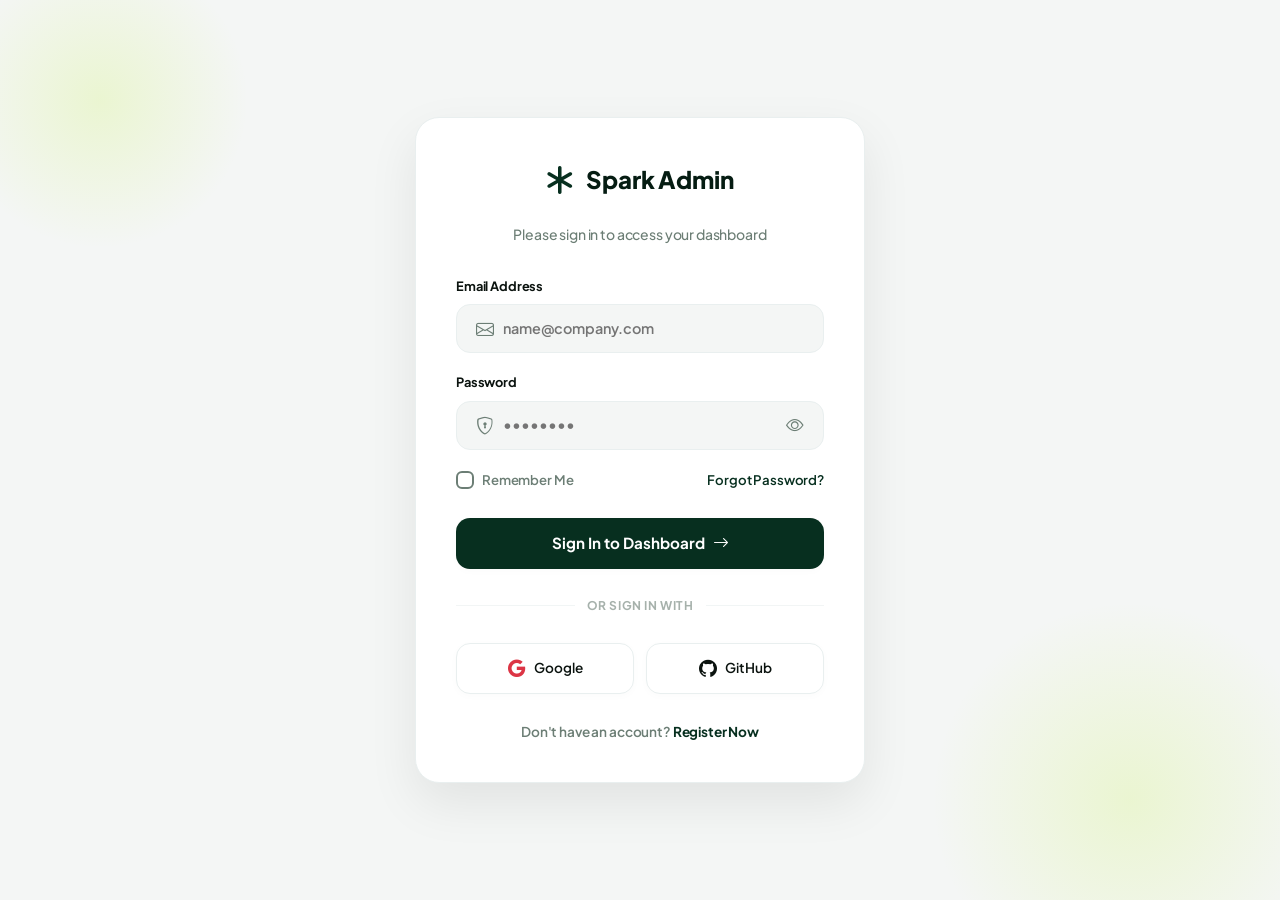
<file: Tugas Praktikum 4/page-login.html>
<!DOCTYPE html>
<html lang="en">
<head>
    <meta charset="UTF-8">
    <meta name="viewport" content="width=device-width, initial-scale=1.0">
    <title>Login Screen - Spark Admin Premium Bootstrap 5 Admin Dashboard Template</title>
    
    <!-- SEO Optimization -->
    <meta name="description" content="Login Screen - Spark Admin Premium Bootstrap 5 Admin Dashboard Template">
    <meta name="author" content="Spark Admin Team">
    
    <!-- Favicon -->
    <link rel="icon" type="image/png" href="assets/images/favicon.ico">
    
    <!-- Local Third-Party Libraries (100% Offline Compatible) -->
    <link rel="stylesheet" href="assets/libs/bootstrap/css/bootstrap.min.css">
    <link rel="stylesheet" href="assets/libs/bootstrap-icons/bootstrap-icons.css">
    
    <!-- Main Design System & Custom Stylesheet -->
    <link rel="stylesheet" href="assets/css/main.css">
</head>
<body>

    <!-- ==========================================
         START: Authentication Container & Login Card
         ========================================== -->
    <div class="login-wrapper">
        <!-- Glowing background shapes for modern visual appearance -->
        <div class="login-bg-shape login-bg-shape-1"></div>
        <div class="login-bg-shape login-bg-shape-2"></div>
        
        <!-- Main centered login card -->
        <div class="login-card">
            
            <!-- Brand Identity -->
            <a href="index.html" class="login-brand text-decoration-none">
                <i class="bi bi-asterisk"></i>
                <span>Spark Admin</span>
            </a>
            
            <p class="login-subtitle">Please sign in to access your dashboard</p>
            
            <!-- Login Form -->
            <form action="index.html" method="GET" id="loginForm" class="needs-validation" novalidate>
                
                <!-- Email Input Group -->
                <div class="login-form-group">
                    <label for="email" class="login-form-label">Email Address</label>
                    <div class="login-input-group">
                        <i class="bi bi-envelope input-icon"></i>
                        <input type="email" id="email" class="login-input" placeholder="name@company.com" required>
                    </div>
                </div>
                
                <!-- Password Input Group -->
                <div class="login-form-group">
                    <label for="password" class="login-form-label">Password</label>
                    <div class="login-input-group">
                        <i class="bi bi-shield-lock input-icon"></i>
                        <input type="password" id="password" class="login-input login-input-password" placeholder="••••••••" required>
                        <button type="button" class="password-toggle-btn" id="toggle-password" aria-label="Show password">
                            <i class="bi bi-eye"></i>
                        </button>
                    </div>
                </div>
                
                <!-- Options (Remember me & Forgot Password) -->
                <div class="login-options">
                    <label class="custom-control-label">
                        <input type="checkbox" class="custom-checkbox-input" id="rememberMe">
                        <span>Remember Me</span>
                    </label>
                    <a href="#" class="forgot-password-link">Forgot Password?</a>
                </div>
                
                <!-- Submit Button -->
                <button type="submit" class="btn-login" id="btn-submit">
                    <span>Sign In to Dashboard</span>
                    <i class="bi bi-arrow-right"></i>
                </button>
                
            </form>
            
            <!-- Divider -->
            <div class="login-divider">Or sign in with</div>
            
            <!-- Social Logins -->
            <div class="social-login-grid">
                <button class="btn-social" type="button" id="btn-google">
                    <i class="bi bi-google text-danger"></i>
                    <span>Google</span>
                </button>
                <button class="btn-social" type="button" id="btn-github">
                    <i class="bi bi-github"></i>
                    <span>GitHub</span>
                </button>
            </div>
            
            <!-- Footer Link -->
            <p class="login-footer-text">
                Don't have an account? <a href="#" id="link-register">Register Now</a>
            </p>
            
        </div>
    </div>
    <!-- END: Authentication Container -->

    <!-- Local Bootstrap bundle -->
    <script src="assets/libs/bootstrap/js/bootstrap.bundle.min.js"></script>
    
    <!-- Custom Authentication interactions script -->
    <script src="assets/js/auth.js"></script>
</body>
</html>
</file>
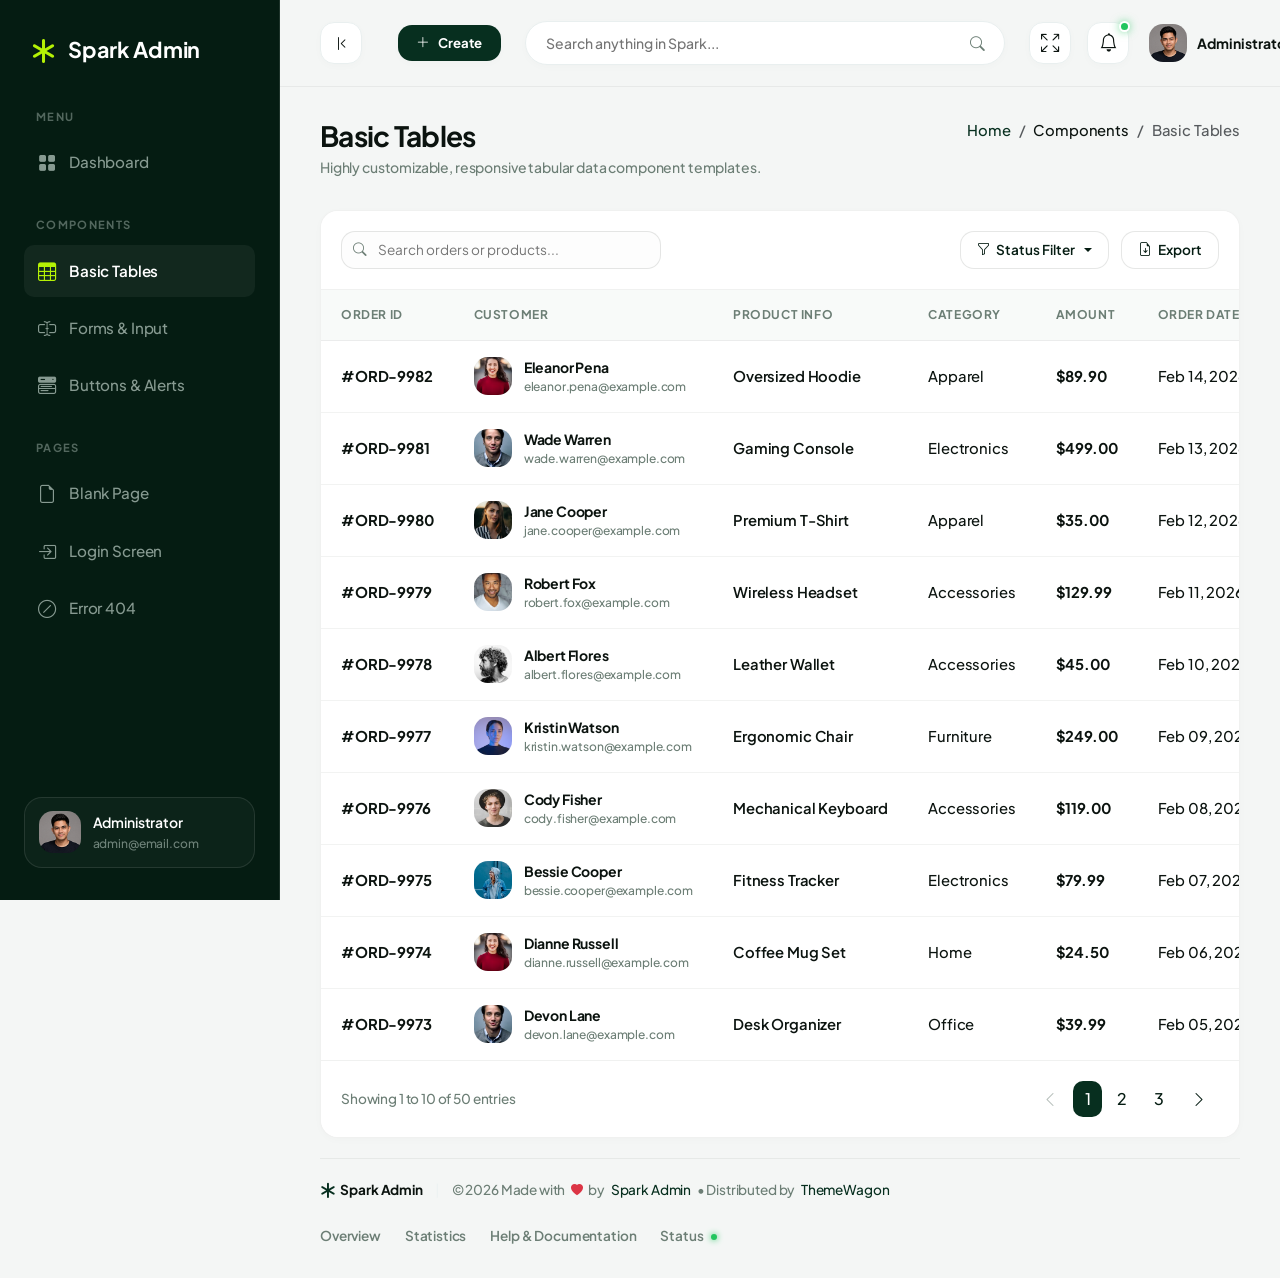
<file: Tugas Praktikum 4/tables-basic.html>
<!DOCTYPE html>
<html lang="en">

<head>
  <meta charset="UTF-8">
  <meta name="viewport" content="width=device-width, initial-scale=1.0">
  <title>Basic Table - Spark Admin Premium Bootstrap 5 Admin Dashboard Template</title>

  <!-- SEO Optimization -->
  <meta name="description" content="Basic Table - Spark Admin Premium Bootstrap 5 Admin Dashboard Template">
  <meta name="author" content="Spark Admin Team">

  <!-- Favicon -->
  <link rel="icon" type="image/png" href="assets/images/favicon.ico">

  <!-- Local Third-Party Libraries (100% Offline Compatible) -->
  <link rel="stylesheet" href="assets/libs/bootstrap/css/bootstrap.min.css">
  <link rel="stylesheet" href="assets/libs/bootstrap-icons/bootstrap-icons.css">
  <link rel="stylesheet" href="assets/libs/apexcharts/apexcharts.css">
  <link rel="stylesheet" href="assets/libs/flatpickr/flatpickr.min.css">

  <!-- Main Design System & Custom Stylesheet -->
  <link rel="stylesheet" href="assets/css/main.css">
</head>

<body>

  <!-- ==========================================
         START: Sidebar Component
         Highly polished, dark-green navigation
         ========================================== -->
  <div class="sidebar-wrapper" id="sidebar">
    <!-- Brand Logo / Identity -->
    <a href="index.html" class="sidebar-brand">
      <i class="bi bi-asterisk"></i>
      <span>Spark Admin</span>
    </a>

    <!-- Navigation Menu -->
    <div class="flex-grow-1 overflow-y-auto">
      <!-- Group: Menu -->
      <div class="sidebar-menu-section">
        <div class="sidebar-menu-title">Menu</div>
        <ul class="sidebar-menu-list">
          <li class="sidebar-menu-item">
            <a href="index.html" class="sidebar-menu-link" id="menu-overview" title="Overview">
              <i class="bi bi-grid-fill"></i>
              <span>Dashboard</span>
            </a>
          </li>
        </ul>
      </div>

      <!-- Group: Components -->
      <div class="sidebar-menu-section">
        <div class="sidebar-menu-title">Components</div>
        <ul class="sidebar-menu-list">
          <li class="sidebar-menu-item">
            <a href="tables-basic.html" class="sidebar-menu-link active" id="menu-basictables" title="Basic Tables">
              <i class="bi bi-table"></i>
              <span>Basic Tables</span>
            </a>
          </li>
          <li class="sidebar-menu-item">
            <a href="ui-forms.html" class="sidebar-menu-link" id="menu-uiforms" title="Forms and Input">
              <i class="bi bi-input-cursor-text"></i>
              <span>Forms & Input</span>
            </a>
          </li>
          <li class="sidebar-menu-item">
            <a href="ui-buttons.html" class="sidebar-menu-link" id="menu-uibuttons" title="Buttons">
              <i class="bi bi-menu-button-wide-fill"></i>
              <span>Buttons & Alerts</span>
            </a>
          </li>
        </ul>
      </div>

      <!-- Group: Pages -->
      <div class="sidebar-menu-section">
        <div class="sidebar-menu-title">Pages</div>
        <ul class="sidebar-menu-list">
          <li class="sidebar-menu-item">
            <a href="page-blank.html" class="sidebar-menu-link" id="menu-blankpage" title="Blank Page">
              <i class="bi bi-file-earmark"></i>
              <span>Blank Page</span>
            </a>
          </li>
          <li class="sidebar-menu-item">
            <a href="page-login.html" class="sidebar-menu-link" id="menu-loginpage" title="Login Page">
              <i class="bi bi-box-arrow-in-right"></i>
              <span>Login Screen</span>
            </a>
          </li>
          <li class="sidebar-menu-item">
            <a href="page-404.html" class="sidebar-menu-link" id="menu-404" title="404 Page">
              <i class="bi bi-slash-circle"></i>
              <span>Error 404</span>
            </a>
          </li>
        </ul>
      </div>
    </div>

    <!-- Sidebar Profile Card (Dynamic Footer) -->
    <div class="sidebar-profile">
      <img src="assets/images/avatar.png" alt="Administrator" class="sidebar-profile-img"
        onerror="this.src='https://images.unsplash.com/photo-1534528741775-53994a69daeb?q=80&w=256&auto=format&fit=crop'">
      <div class="sidebar-profile-info">
        <div class="sidebar-profile-name">Administrator</div>
        <div class="sidebar-profile-email">admin@email.com</div>
      </div>
    </div>
  </div>
  <!-- ==========================================
         END: Sidebar Component
         ========================================== -->


  <!-- ==========================================
         START: Main Content Area
         ========================================== -->
  <div class="main-wrapper">

    <!-- START: Top Navbar Component -->
    <header class="navbar-custom">
      <div class="navbar-left">
        <!-- Desktop sidebar toggle (visible on large screens only) -->
        <button class="btn-desktop-toggle d-none d-xl-flex align-items-center justify-content-center me-3"
          id="desktop-sidebar-toggle" aria-label="Minimize Sidebar">
          <i class="bi bi-chevron-bar-left"></i>
        </button>
        <!-- Mobile sidebar toggle -->
        <button class="sidebar-toggle-btn me-2" id="sidebar-toggle" aria-label="Toggle Navigation">
          <i class="bi bi-list"></i>
        </button>

        <!-- Quick Actions Dropdown -->
        <div class="dropdown ms-2">
          <button class="btn-quick-action dropdown-toggle" type="button" data-bs-toggle="dropdown" aria-expanded="false"
            id="quick-actions-dropdown">
            <i class="bi bi-plus-lg"></i>
            <span>Create</span>
          </button>
          <ul class="dropdown-menu dropdown-menu-quick-action" aria-labelledby="quick-actions-dropdown">
            <li class="dropdown-header">Quick Action Shortcuts</li>
            <li><a class="dropdown-item" href="#"><i class="bi bi-file-earmark-plus"></i> New Invoice</a></li>
            <li><a class="dropdown-item" href="#"><i class="bi bi-person-plus"></i> New User</a></li>
            <li><a class="dropdown-item" href="#"><i class="bi bi-box-seam"></i> New Product</a></li>
            <li>
              <hr class="dropdown-divider">
            </li>
            <li><a class="dropdown-item" href="#"><i class="bi bi-gear"></i> System Settings</a></li>
          </ul>
        </div>
      </div>

      <!-- Mid navbar: search pill -->
      <div class="navbar-search-wrapper">
        <input type="text" class="navbar-search-input" placeholder="Search anything in Spark..." id="main-search">
        <button class="navbar-search-btn" aria-label="Search">
          <i class="bi bi-search"></i>
        </button>
      </div>

      <!-- Right actions -->
      <div class="navbar-actions">
        <!-- Fullscreen Toggle -->
        <button class="navbar-action-btn me-1" aria-label="Toggle Fullscreen" id="btn-fullscreen">
          <i class="bi bi-arrows-fullscreen"></i>
        </button>
        <div class="dropdown">
          <button class="navbar-action-btn dropdown-toggle" type="button" data-bs-toggle="dropdown"
            aria-expanded="false" id="btn-notifications" data-bs-auto-close="outside">
            <i class="bi bi-bell"></i>
            <span class="navbar-action-badge"></span>
          </button>
          <div class="dropdown-menu dropdown-menu-end dropdown-menu-notification p-0"
            aria-labelledby="btn-notifications">
            <div class="notification-header">
              <h6 class="notification-title">Notifications</h6>
              <button class="btn-clear-all" type="button">Mark all read</button>
            </div>
            <div class="notification-list">
              <!-- Sale Notification -->
              <a href="#" class="notification-item">
                <div class="notification-icon bg-success text-white">
                  <i class="bi bi-wallet2"></i>
                </div>
                <div class="notification-content">
                  <p class="notification-text">New sale received: <strong>$150.00</strong></p>
                  <span class="notification-time">2 mins ago</span>
                </div>
                <span class="notification-unread-dot"></span>
              </a>
              <!-- User Registration Notification -->
              <a href="#" class="notification-item">
                <div class="notification-icon bg-primary text-white">
                  <i class="bi bi-person-plus-fill"></i>
                </div>
                <div class="notification-content">
                  <p class="notification-text">New user registered: <strong>John Doe</strong></p>
                  <span class="notification-time">1 hour ago</span>
                </div>
                <span class="notification-unread-dot"></span>
              </a>
              <!-- Low Stock Notification -->
              <a href="#" class="notification-item">
                <div class="notification-icon bg-warning text-dark">
                  <i class="bi bi-box-seam-fill"></i>
                </div>
                <div class="notification-content">
                  <p class="notification-text">Stock running low: <strong>Hoodie</strong></p>
                  <span class="notification-time">3 hours ago</span>
                </div>
              </a>
            </div>
            <a href="#" class="notification-footer">View All Notifications</a>
          </div>
        </div>

        <!-- Profile Dropdown -->
        <div class="dropdown ms-2">
          <button class="navbar-profile-btn dropdown-toggle" type="button" data-bs-toggle="dropdown"
            aria-expanded="false" id="profile-dropdown">
            <img src="assets/images/avatar.png" alt="Profile Image" class="navbar-profile-img">
            <span class="navbar-profile-name d-none d-md-inline">Administrator</span>
            <i class="bi bi-chevron-down navbar-profile-caret"></i>
          </button>
          <ul class="dropdown-menu dropdown-menu-end dropdown-menu-profile" aria-labelledby="profile-dropdown">
            <li class="dropdown-header">Welcome !</li>
            <li><a class="dropdown-item" href="#"><i class="bi bi-person"></i> My Account</a></li>
            <li><a class="dropdown-item" href="#"><i class="bi bi-gear"></i> Settings</a></li>
            <li><a class="dropdown-item" href="#"><i class="bi bi-lock"></i> Lock Screen</a></li>
            <li>
              <hr class="dropdown-divider">
            </li>
            <li><a class="dropdown-item text-danger" href="page-login.html"><i class="bi bi-box-arrow-right"></i>
                Logout</a></li>
          </ul>
        </div>
      </div>
    </header>
    <!-- END: Top Navbar Component -->

    <!-- START: Page Header Banner -->
    <div class="page-header">
      <div>
        <h1 class="page-title">Basic Tables</h1>
        <p class="page-subtitle">Highly customizable, responsive tabular data component templates.</p>
      </div>
      <nav aria-label="breadcrumb">
        <ol class="breadcrumb mb-0">
          <li class="breadcrumb-item"><a href="index.html" class="text-decoration-none text-muted-green">Home</a></li>
          <li class="breadcrumb-item text-muted-green">Components</li>
          <li class="breadcrumb-item active text-main" aria-current="page">Basic Tables</li>
        </ol>
      </nav>
    </div>
    <!-- END: Page Header Banner -->

    <!-- START: Basic Table Card Container -->
    <div class="table-card-custom">
      <!-- Header Controls -->
      <div class="table-header-control">
        <!-- Search bar -->
        <div class="table-search-box">
          <i class="bi bi-search table-search-icon"></i>
          <input type="text" class="table-search-input" placeholder="Search orders or products...">
        </div>
        <!-- Action buttons / Filter options -->
        <div class="table-filter-group">
          <div class="dropdown">
            <button class="btn-table-action dropdown-toggle" type="button" id="dropdownFilterStatus"
              data-bs-toggle="dropdown" aria-expanded="false">
              <i class="bi bi-funnel"></i> Status Filter
            </button>
            <ul class="dropdown-menu" aria-labelledby="dropdownFilterStatus">
              <li><a class="dropdown-item" href="#">All Statuses</a></li>
              <li><a class="dropdown-item" href="#">Paid / Success</a></li>
              <li><a class="dropdown-item" href="#">Processing</a></li>
              <li><a class="dropdown-item" href="#">Cancelled / Failed</a></li>
            </ul>
          </div>
          <button class="btn-table-action" type="button">
            <i class="bi bi-file-earmark-arrow-down"></i> Export
          </button>
        </div>
      </div>

      <!-- Responsive Table Wrapper -->
      <div class="table-responsive">
        <table class="table-custom">
          <thead>
            <tr>
              <th>Order ID</th>
              <th>Customer</th>
              <th>Product Info</th>
              <th>Category</th>
              <th>Amount</th>
              <th>Order Date</th>
              <th>Status</th>
              <th class="text-center">Actions</th>
            </tr>
          </thead>
          <tbody>
            <!-- Row 1 -->
            <tr>
              <td class="table-order-id">#ORD-9982</td>
              <td>
                <div class="table-user-cell">
                  <img src="assets/images/user_1.jpg" alt="Eleanor Pena" class="table-user-avatar"
                    onerror="this.src='assets/images/avatar.png'">
                  <div>
                    <div class="table-user-name">Eleanor Pena</div>
                    <div class="table-user-sub">eleanor.pena@example.com</div>
                  </div>
                </div>
              </td>
              <td class="table-product-name">Oversized Hoodie</td>
              <td>Apparel</td>
              <td class="table-amount">$89.90</td>
              <td>Feb 14, 2026</td>
              <td><span class="badge-table success">Paid</span></td>
              <td>
                <div class="d-flex justify-content-center gap-1">
                  <a href="#" class="table-btn-action" title="View details"><i class="bi bi-eye"></i></a>
                  <a href="#" class="table-btn-action" title="Edit row"><i class="bi bi-pencil"></i></a>
                  <a href="#" class="table-btn-action delete" title="Delete row"><i class="bi bi-trash"></i></a>
                </div>
              </td>
            </tr>
            <!-- Row 2 -->
            <tr>
              <td class="table-order-id">#ORD-9981</td>
              <td>
                <div class="table-user-cell">
                  <img src="assets/images/user_2.jpg" alt="Wade Warren" class="table-user-avatar"
                    onerror="this.src='assets/images/avatar.png'">
                  <div>
                    <div class="table-user-name">Wade Warren</div>
                    <div class="table-user-sub">wade.warren@example.com</div>
                  </div>
                </div>
              </td>
              <td class="table-product-name">Gaming Console</td>
              <td>Electronics</td>
              <td class="table-amount">$499.00</td>
              <td>Feb 13, 2026</td>
              <td><span class="badge-table pending">Processing</span></td>
              <td>
                <div class="d-flex justify-content-center gap-1">
                  <a href="#" class="table-btn-action" title="View details"><i class="bi bi-eye"></i></a>
                  <a href="#" class="table-btn-action" title="Edit row"><i class="bi bi-pencil"></i></a>
                  <a href="#" class="table-btn-action delete" title="Delete row"><i class="bi bi-trash"></i></a>
                </div>
              </td>
            </tr>
            <!-- Row 3 -->
            <tr>
              <td class="table-order-id">#ORD-9980</td>
              <td>
                <div class="table-user-cell">
                  <img src="assets/images/user_3.jpg" alt="Jane Cooper" class="table-user-avatar"
                    onerror="this.src='assets/images/avatar.png'">
                  <div>
                    <div class="table-user-name">Jane Cooper</div>
                    <div class="table-user-sub">jane.cooper@example.com</div>
                  </div>
                </div>
              </td>
              <td class="table-product-name">Premium T-Shirt</td>
              <td>Apparel</td>
              <td class="table-amount">$35.00</td>
              <td>Feb 12, 2026</td>
              <td><span class="badge-table success">Paid</span></td>
              <td>
                <div class="d-flex justify-content-center gap-1">
                  <a href="#" class="table-btn-action" title="View details"><i class="bi bi-eye"></i></a>
                  <a href="#" class="table-btn-action" title="Edit row"><i class="bi bi-pencil"></i></a>
                  <a href="#" class="table-btn-action delete" title="Delete row"><i class="bi bi-trash"></i></a>
                </div>
              </td>
            </tr>
            <!-- Row 4 -->
            <tr>
              <td class="table-order-id">#ORD-9979</td>
              <td>
                <div class="table-user-cell">
                  <img src="assets/images/user_4.jpg" alt="Robert Fox" class="table-user-avatar"
                    onerror="this.src='assets/images/avatar.png'">
                  <div>
                    <div class="table-user-name">Robert Fox</div>
                    <div class="table-user-sub">robert.fox@example.com</div>
                  </div>
                </div>
              </td>
              <td class="table-product-name">Wireless Headset</td>
              <td>Accessories</td>
              <td class="table-amount">$129.99</td>
              <td>Feb 11, 2026</td>
              <td><span class="badge-table failed">Failed</span></td>
              <td>
                <div class="d-flex justify-content-center gap-1">
                  <a href="#" class="table-btn-action" title="View details"><i class="bi bi-eye"></i></a>
                  <a href="#" class="table-btn-action" title="Edit row"><i class="bi bi-pencil"></i></a>
                  <a href="#" class="table-btn-action delete" title="Delete row"><i class="bi bi-trash"></i></a>
                </div>
              </td>
            </tr>
            <!-- Row 5 -->
            <tr>
              <td class="table-order-id">#ORD-9978</td>
              <td>
                <div class="table-user-cell">
                  <img src="assets/images/user_5.jpg" alt="Albert Flores" class="table-user-avatar"
                    onerror="this.src='assets/images/avatar.png'">
                  <div>
                    <div class="table-user-name">Albert Flores</div>
                    <div class="table-user-sub">albert.flores@example.com</div>
                  </div>
                </div>
              </td>
              <td class="table-product-name">Leather Wallet</td>
              <td>Accessories</td>
              <td class="table-amount">$45.00</td>
              <td>Feb 10, 2026</td>
              <td><span class="badge-table success">Paid</span></td>
              <td>
                <div class="d-flex justify-content-center gap-1">
                  <a href="#" class="table-btn-action" title="View details"><i class="bi bi-eye"></i></a>
                  <a href="#" class="table-btn-action" title="Edit row"><i class="bi bi-pencil"></i></a>
                  <a href="#" class="table-btn-action delete" title="Delete row"><i class="bi bi-trash"></i></a>
                </div>
              </td>
            </tr>
            <!-- Row 6 -->
            <tr>
              <td class="table-order-id">#ORD-9977</td>
              <td>
                <div class="table-user-cell">
                  <img src="assets/images/user_6.jpg" alt="Kristin Watson" class="table-user-avatar"
                    onerror="this.src='assets/images/avatar.png'">
                  <div>
                    <div class="table-user-name">Kristin Watson</div>
                    <div class="table-user-sub">kristin.watson@example.com</div>
                  </div>
                </div>
              </td>
              <td class="table-product-name">Ergonomic Chair</td>
              <td>Furniture</td>
              <td class="table-amount">$249.00</td>
              <td>Feb 09, 2026</td>
              <td><span class="badge-table pending">Processing</span></td>
              <td>
                <div class="d-flex justify-content-center gap-1">
                  <a href="#" class="table-btn-action" title="View details"><i class="bi bi-eye"></i></a>
                  <a href="#" class="table-btn-action" title="Edit row"><i class="bi bi-pencil"></i></a>
                  <a href="#" class="table-btn-action delete" title="Delete row"><i class="bi bi-trash"></i></a>
                </div>
              </td>
            </tr>
            <!-- Row 7 -->
            <tr>
              <td class="table-order-id">#ORD-9976</td>
              <td>
                <div class="table-user-cell">
                  <img src="assets/images/user_7.jpg" alt="Cody Fisher" class="table-user-avatar"
                    onerror="this.src='assets/images/avatar.png'">
                  <div>
                    <div class="table-user-name">Cody Fisher</div>
                    <div class="table-user-sub">cody.fisher@example.com</div>
                  </div>
                </div>
              </td>
              <td class="table-product-name">Mechanical Keyboard</td>
              <td>Accessories</td>
              <td class="table-amount">$119.00</td>
              <td>Feb 08, 2026</td>
              <td><span class="badge-table success">Paid</span></td>
              <td>
                <div class="d-flex justify-content-center gap-1">
                  <a href="#" class="table-btn-action" title="View details"><i class="bi bi-eye"></i></a>
                  <a href="#" class="table-btn-action" title="Edit row"><i class="bi bi-pencil"></i></a>
                  <a href="#" class="table-btn-action delete" title="Delete row"><i class="bi bi-trash"></i></a>
                </div>
              </td>
            </tr>
            <!-- Row 8 -->
            <tr>
              <td class="table-order-id">#ORD-9975</td>
              <td>
                <div class="table-user-cell">
                  <img src="assets/images/user_8.jpg" alt="Bessie Cooper" class="table-user-avatar"
                    onerror="this.src='assets/images/avatar.png'">
                  <div>
                    <div class="table-user-name">Bessie Cooper</div>
                    <div class="table-user-sub">bessie.cooper@example.com</div>
                  </div>
                </div>
              </td>
              <td class="table-product-name">Fitness Tracker</td>
              <td>Electronics</td>
              <td class="table-amount">$79.99</td>
              <td>Feb 07, 2026</td>
              <td><span class="badge-table failed">Cancelled</span></td>
              <td>
                <div class="d-flex justify-content-center gap-1">
                  <a href="#" class="table-btn-action" title="View details"><i class="bi bi-eye"></i></a>
                  <a href="#" class="table-btn-action" title="Edit row"><i class="bi bi-pencil"></i></a>
                  <a href="#" class="table-btn-action delete" title="Delete row"><i class="bi bi-trash"></i></a>
                </div>
              </td>
            </tr>
            <!-- Row 9 -->
            <tr>
              <td class="table-order-id">#ORD-9974</td>
              <td>
                <div class="table-user-cell">
                  <img src="assets/images/user_1.jpg" alt="Dianne Russell" class="table-user-avatar"
                    onerror="this.src='assets/images/avatar.png'">
                  <div>
                    <div class="table-user-name">Dianne Russell</div>
                    <div class="table-user-sub">dianne.russell@example.com</div>
                  </div>
                </div>
              </td>
              <td class="table-product-name">Coffee Mug Set</td>
              <td>Home</td>
              <td class="table-amount">$24.50</td>
              <td>Feb 06, 2026</td>
              <td><span class="badge-table success">Paid</span></td>
              <td>
                <div class="d-flex justify-content-center gap-1">
                  <a href="#" class="table-btn-action" title="View details"><i class="bi bi-eye"></i></a>
                  <a href="#" class="table-btn-action" title="Edit row"><i class="bi bi-pencil"></i></a>
                  <a href="#" class="table-btn-action delete" title="Delete row"><i class="bi bi-trash"></i></a>
                </div>
              </td>
            </tr>
            <!-- Row 10 -->
            <tr>
              <td class="table-order-id">#ORD-9973</td>
              <td>
                <div class="table-user-cell">
                  <img src="assets/images/user_2.jpg" alt="Devon Lane" class="table-user-avatar"
                    onerror="this.src='assets/images/avatar.png'">
                  <div>
                    <div class="table-user-name">Devon Lane</div>
                    <div class="table-user-sub">devon.lane@example.com</div>
                  </div>
                </div>
              </td>
              <td class="table-product-name">Desk Organizer</td>
              <td>Office</td>
              <td class="table-amount">$39.99</td>
              <td>Feb 05, 2026</td>
              <td><span class="badge-table success">Paid</span></td>
              <td>
                <div class="d-flex justify-content-center gap-1">
                  <a href="#" class="table-btn-action" title="View details"><i class="bi bi-eye"></i></a>
                  <a href="#" class="table-btn-action" title="Edit row"><i class="bi bi-pencil"></i></a>
                  <a href="#" class="table-btn-action delete" title="Delete row"><i class="bi bi-trash"></i></a>
                </div>
              </td>
            </tr>
          </tbody>
        </table>
      </div>

      <!-- Footer Controls / Pagination -->
      <div class="table-footer-control">
        <span class="table-pagination-info">Showing 1 to 10 of 50 entries</span>
        <nav aria-label="Page navigation">
          <ul class="pagination mb-0 gap-1">
            <li class="page-item disabled"><a class="page-link border-0" href="#"><i class="bi bi-chevron-left"></i></a>
            </li>
            <li class="page-item active"><a class="page-link border-0" href="#">1</a></li>
            <li class="page-item"><a class="page-link border-0" href="#">2</a></li>
            <li class="page-item"><a class="page-link border-0" href="#">3</a></li>
            <li class="page-item"><a class="page-link border-0" href="#"><i class="bi bi-chevron-right"></i></a></li>
          </ul>
        </nav>
      </div>
    </div>
    <!-- END: Basic Table Card Container -->

    <!-- START: Footer Component -->
    <footer class="footer-custom">
      <div class="footer-left">
        <span class="footer-logo">
          <i class="bi bi-asterisk"></i> Spark Admin
        </span>
        <span class="footer-separator">|</span>
        <span class="footer-copy">&copy; 2026 Made with <i class="bi bi-heart-fill text-danger footer-heart"></i> by<a
            href="https://sparkadminpro.gumroad.com/" target="_blank">Spark Admin</a>• Distributed by <a
            href="https://www.themewagon.com/" target="_blank">ThemeWagon</a> </span>
      </div>
      <div class="footer-right">
        <ul class="footer-links">
          <li><a href="#" class="footer-link">Overview</a></li>
          <li><a href="#" class="footer-link">Statistics</a></li>
          <li><a href="#" class="footer-link">Help & Documentation</a></li>
          <li><a href="#" class="footer-link">Status <span class="status-dot"></span></a></li>
        </ul>
      </div>
    </footer>
    <!-- END: Footer Component -->

  </div>
  <!-- ==========================================
         END: Main Content Area
         ========================================== -->

  <!-- Local Third-Party Libraries Script dependencies -->
  <script src="assets/libs/bootstrap/js/bootstrap.bundle.min.js"></script>
  <script src="assets/libs/apexcharts/apexcharts.min.js"></script>
  <script src="assets/libs/flatpickr/flatpickr.min.js"></script>

  <!-- Local dashboard interactions controller -->
  <script src="assets/js/dashboard.js"></script>
</body>

</html>
</file>
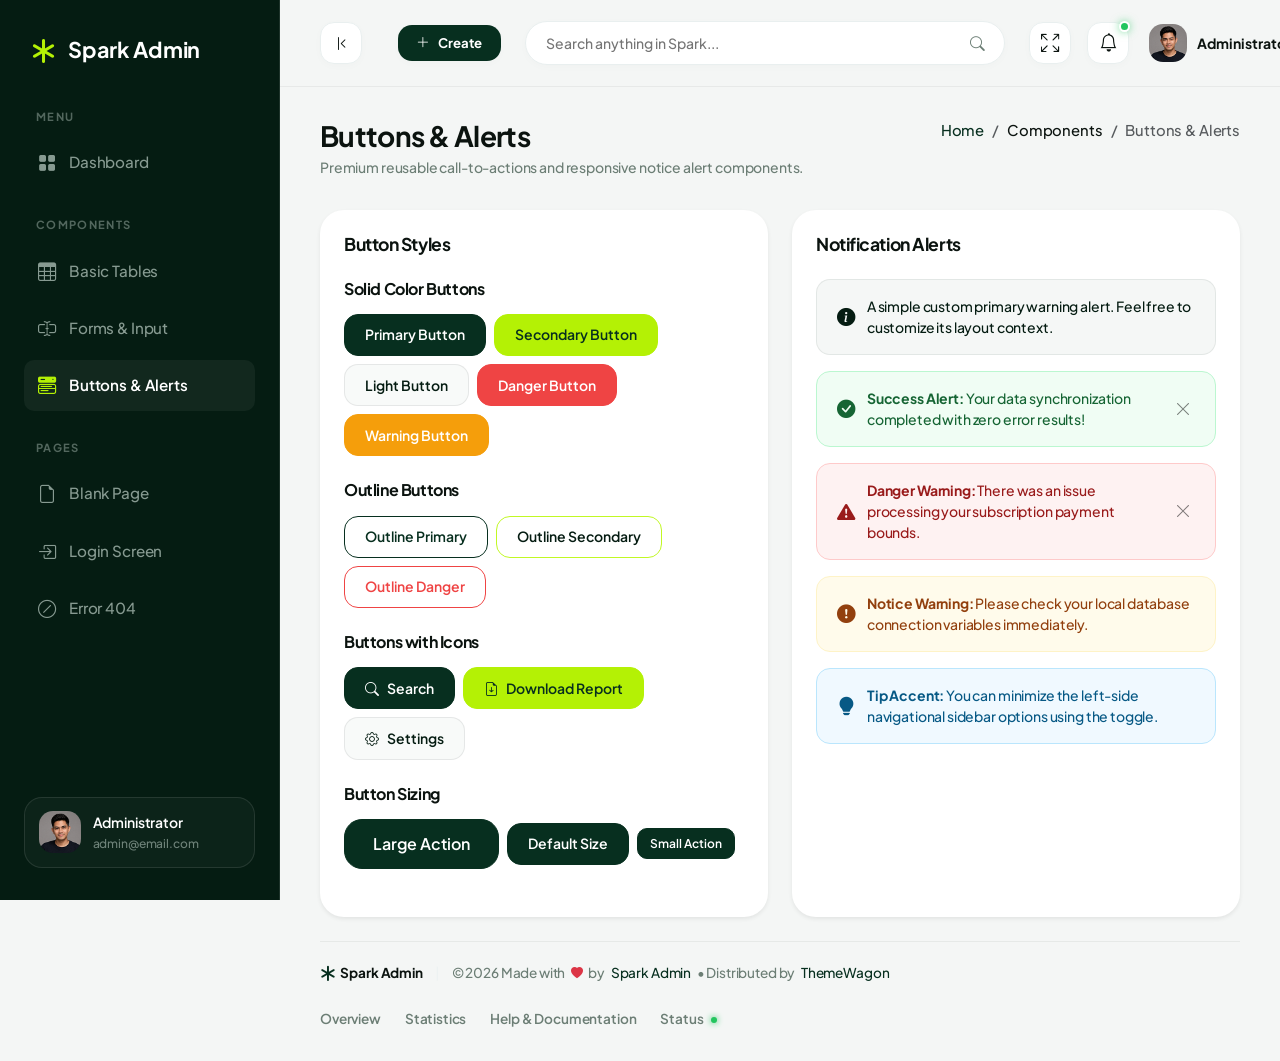
<file: Tugas Praktikum 4/ui-buttons.html>
<!DOCTYPE html>
<html lang="en">

<head>
  <meta charset="UTF-8">
  <meta name="viewport" content="width=device-width, initial-scale=1.0">
  <title>UI Button - Spark Admin Premium Bootstrap 5 Admin Dashboard Template</title>

  <!-- SEO Optimization -->
  <meta name="description" content="UI Button - Spark Admin Premium Bootstrap 5 Admin Dashboard Template">
  <meta name="author" content="Spark Admin Team">

  <!-- Favicon -->
  <link rel="icon" type="image/png" href="assets/images/favicon.ico">

  <!-- Local Third-Party Libraries (100% Offline Compatible) -->
  <link rel="stylesheet" href="assets/libs/bootstrap/css/bootstrap.min.css">
  <link rel="stylesheet" href="assets/libs/bootstrap-icons/bootstrap-icons.css">
  <link rel="stylesheet" href="assets/libs/apexcharts/apexcharts.css">
  <link rel="stylesheet" href="assets/libs/flatpickr/flatpickr.min.css">

  <!-- Main Design System & Custom Stylesheet -->
  <link rel="stylesheet" href="assets/css/main.css">
</head>

<body>

  <!-- ==========================================
         START: Sidebar Component
         Highly polished, dark-green navigation
         ========================================== -->
  <div class="sidebar-wrapper" id="sidebar">
    <!-- Brand Logo / Identity -->
    <a href="index.html" class="sidebar-brand">
      <i class="bi bi-asterisk"></i>
      <span>Spark Admin</span>
    </a>

    <!-- Navigation Menu -->
    <div class="flex-grow-1 overflow-y-auto">
      <!-- Group: Menu -->
      <div class="sidebar-menu-section">
        <div class="sidebar-menu-title">Menu</div>
        <ul class="sidebar-menu-list">
          <li class="sidebar-menu-item">
            <a href="index.html" class="sidebar-menu-link" id="menu-overview" title="Overview">
              <i class="bi bi-grid-fill"></i>
              <span>Dashboard</span>
            </a>
          </li>
        </ul>
      </div>

      <!-- Group: Components -->
      <div class="sidebar-menu-section">
        <div class="sidebar-menu-title">Components</div>
        <ul class="sidebar-menu-list">
          <li class="sidebar-menu-item">
            <a href="tables-basic.html" class="sidebar-menu-link" id="menu-basictables" title="Basic Tables">
              <i class="bi bi-table"></i>
              <span>Basic Tables</span>
            </a>
          </li>
          <li class="sidebar-menu-item">
            <a href="ui-forms.html" class="sidebar-menu-link" id="menu-uiforms" title="Forms and Input">
              <i class="bi bi-input-cursor-text"></i>
              <span>Forms & Input</span>
            </a>
          </li>
          <li class="sidebar-menu-item">
            <a href="ui-buttons.html" class="sidebar-menu-link active" id="menu-uibuttons" title="Buttons">
              <i class="bi bi-menu-button-wide-fill"></i>
              <span>Buttons & Alerts</span>
            </a>
          </li>
        </ul>
      </div>

      <!-- Group: Pages -->
      <div class="sidebar-menu-section">
        <div class="sidebar-menu-title">Pages</div>
        <ul class="sidebar-menu-list">
          <li class="sidebar-menu-item">
            <a href="page-blank.html" class="sidebar-menu-link" id="menu-blankpage" title="Blank Page">
              <i class="bi bi-file-earmark"></i>
              <span>Blank Page</span>
            </a>
          </li>
          <li class="sidebar-menu-item">
            <a href="page-login.html" class="sidebar-menu-link" id="menu-loginpage" title="Login Page">
              <i class="bi bi-box-arrow-in-right"></i>
              <span>Login Screen</span>
            </a>
          </li>
          <li class="sidebar-menu-item">
            <a href="page-404.html" class="sidebar-menu-link" id="menu-404" title="404 Page">
              <i class="bi bi-slash-circle"></i>
              <span>Error 404</span>
            </a>
          </li>
        </ul>
      </div>
    </div>

    <!-- Sidebar Profile Card (Dynamic Footer) -->
    <div class="sidebar-profile">
      <img src="assets/images/avatar.png" alt="Administrator" class="sidebar-profile-img"
        onerror="this.src='https://images.unsplash.com/photo-1534528741775-53994a69daeb?q=80&w=256&auto=format&fit=crop'">
      <div class="sidebar-profile-info">
        <div class="sidebar-profile-name">Administrator</div>
        <div class="sidebar-profile-email">admin@email.com</div>
      </div>
    </div>
  </div>
  <!-- ==========================================
         END: Sidebar Component
         ========================================== -->


  <!-- ==========================================
         START: Main Content Area
         ========================================== -->
  <div class="main-wrapper">

    <!-- START: Top Navbar Component -->
    <header class="navbar-custom">
      <div class="navbar-left">
        <!-- Desktop sidebar toggle -->
        <button class="btn-desktop-toggle d-none d-xl-flex align-items-center justify-content-center me-3"
          id="desktop-sidebar-toggle" aria-label="Minimize Sidebar">
          <i class="bi bi-chevron-bar-left"></i>
        </button>
        <!-- Mobile sidebar toggle -->
        <button class="sidebar-toggle-btn me-2" id="sidebar-toggle" aria-label="Toggle Navigation">
          <i class="bi bi-list"></i>
        </button>

        <!-- Quick Actions Dropdown -->
        <div class="dropdown ms-2">
          <button class="btn-quick-action dropdown-toggle" type="button" data-bs-toggle="dropdown" aria-expanded="false"
            id="quick-actions-dropdown">
            <i class="bi bi-plus-lg"></i>
            <span>Create</span>
          </button>
          <ul class="dropdown-menu dropdown-menu-quick-action" aria-labelledby="quick-actions-dropdown">
            <li class="dropdown-header">Quick Action Shortcuts</li>
            <li><a class="dropdown-item" href="#"><i class="bi bi-file-earmark-plus"></i> New Invoice</a></li>
            <li><a class="dropdown-item" href="#"><i class="bi bi-person-plus"></i> New User</a></li>
            <li><a class="dropdown-item" href="#"><i class="bi bi-box-seam"></i> New Product</a></li>
            <li>
              <hr class="dropdown-divider">
            </li>
            <li><a class="dropdown-item" href="#"><i class="bi bi-gear"></i> System Settings</a></li>
          </ul>
        </div>
      </div>

      <!-- Mid navbar: search pill -->
      <div class="navbar-search-wrapper">
        <input type="text" class="navbar-search-input" placeholder="Search anything in Spark..." id="main-search">
        <button class="navbar-search-btn" aria-label="Search">
          <i class="bi bi-search"></i>
        </button>
      </div>

      <!-- Right actions -->
      <div class="navbar-actions">
        <!-- Fullscreen Toggle -->
        <button class="navbar-action-btn me-1" aria-label="Toggle Fullscreen" id="btn-fullscreen">
          <i class="bi bi-arrows-fullscreen"></i>
        </button>
        <div class="dropdown">
          <button class="navbar-action-btn dropdown-toggle" type="button" data-bs-toggle="dropdown"
            aria-expanded="false" id="btn-notifications" data-bs-auto-close="outside">
            <i class="bi bi-bell"></i>
            <span class="navbar-action-badge"></span>
          </button>
          <div class="dropdown-menu dropdown-menu-end dropdown-menu-notification p-0"
            aria-labelledby="btn-notifications">
            <div class="notification-header">
              <h6 class="notification-title">Notifications</h6>
              <button class="btn-clear-all" type="button">Mark all read</button>
            </div>
            <div class="notification-list">
              <a href="#" class="notification-item">
                <div class="notification-icon bg-success text-white">
                  <i class="bi bi-wallet2"></i>
                </div>
                <div class="notification-content">
                  <p class="notification-text">New sale received: <strong>$150.00</strong></p>
                  <span class="notification-time">2 mins ago</span>
                </div>
                <span class="notification-unread-dot"></span>
              </a>
            </div>
            <a href="#" class="notification-footer">View All Notifications</a>
          </div>
        </div>

        <!-- Profile Dropdown -->
        <div class="dropdown ms-2">
          <button class="navbar-profile-btn dropdown-toggle" type="button" data-bs-toggle="dropdown"
            aria-expanded="false" id="profile-dropdown">
            <img src="assets/images/avatar.png" alt="Profile Image" class="navbar-profile-img">
            <span class="navbar-profile-name d-none d-md-inline">Administrator</span>
            <i class="bi bi-chevron-down navbar-profile-caret"></i>
          </button>
          <ul class="dropdown-menu dropdown-menu-end dropdown-menu-profile" aria-labelledby="profile-dropdown">
            <li><a class="dropdown-item text-danger" href="page-login.html"><i class="bi bi-box-arrow-right"></i>
                Logout</a></li>
          </ul>
        </div>
      </div>
    </header>
    <!-- END: Top Navbar Component -->

    <!-- START: Page Header Banner -->
    <div class="page-header">
      <div>
        <h1 class="page-title">Buttons & Alerts</h1>
        <p class="page-subtitle">Premium reusable call-to-actions and responsive notice alert components.</p>
      </div>
      <nav aria-label="breadcrumb">
        <ol class="breadcrumb mb-0">
          <li class="breadcrumb-item"><a href="index.html" class="text-decoration-none text-muted-green">Home</a></li>
          <li class="breadcrumb-item text-muted-green">Components</li>
          <li class="breadcrumb-item active text-main" aria-current="page">Buttons & Alerts</li>
        </ol>
      </nav>
    </div>
    <!-- END: Page Header Banner -->

    <!-- START: Main Components Grid Layout -->
    <div class="row g-4 mb-4">

      <!-- Column 1: Custom Buttons -->
      <div class="col-12 col-lg-6">
        <div class="card border-light shadow-sm p-4 h-100">
          <h5 class="card-title mb-4">Button Styles</h5>

          <h6 class="mb-3">Solid Color Buttons</h6>
          <div class="d-flex flex-wrap gap-2 mb-4">
            <button class="btn-custom btn-custom-primary" type="button">Primary Button</button>
            <button class="btn-custom btn-custom-secondary" type="button">Secondary Button</button>
            <button class="btn-custom btn-custom-light" type="button">Light Button</button>
            <button class="btn-custom btn-custom-danger" type="button">Danger Button</button>
            <button class="btn-custom btn-custom-warning" type="button">Warning Button</button>
          </div>

          <h6 class="mb-3">Outline Buttons</h6>
          <div class="d-flex flex-wrap gap-2 mb-4">
            <button class="btn-custom btn-custom-outline-primary" type="button">Outline Primary</button>
            <button class="btn-custom btn-custom-outline-secondary" type="button">Outline Secondary</button>
            <button class="btn-custom btn-custom-outline-danger" type="button">Outline Danger</button>
          </div>

          <h6 class="mb-3">Buttons with Icons</h6>
          <div class="d-flex flex-wrap gap-2 mb-4">
            <button class="btn-custom btn-custom-primary" type="button">
              <i class="bi bi-search"></i> Search
            </button>
            <button class="btn-custom btn-custom-secondary" type="button">
              <i class="bi bi-file-earmark-arrow-down"></i> Download Report
            </button>
            <button class="btn-custom btn-custom-light" type="button">
              <i class="bi bi-gear"></i> Settings
            </button>
          </div>

          <h6 class="mb-3">Button Sizing</h6>
          <div class="d-flex flex-wrap align-items-center gap-2">
            <button class="btn-custom btn-custom-primary btn-custom-lg" type="button">Large Action</button>
            <button class="btn-custom btn-custom-primary" type="button">Default Size</button>
            <button class="btn-custom btn-custom-primary btn-custom-sm" type="button">Small Action</button>
          </div>
        </div>
      </div>

      <!-- Column 2: Reusable Alerts -->
      <div class="col-12 col-lg-6">
        <div class="card border-light shadow-sm p-4 h-100">
          <h5 class="card-title mb-4">Notification Alerts</h5>

          <!-- Alert Primary -->
          <div class="alert-custom alert-custom-primary">
            <i class="bi bi-info-circle-fill alert-custom-icon"></i>
            <div class="alert-custom-content">
              A simple custom primary warning alert. Feel free to customize its layout context.
            </div>
          </div>

          <!-- Alert Success -->
          <div class="alert-custom alert-custom-success">
            <i class="bi bi-check-circle-fill alert-custom-icon"></i>
            <div class="alert-custom-content">
              <strong>Success Alert:</strong> Your data synchronization completed with zero error results!
            </div>
            <button class="alert-custom-close" type="button" aria-label="Close" onclick="this.parentElement.remove();">
              <i class="bi bi-x-lg"></i>
            </button>
          </div>

          <!-- Alert Danger -->
          <div class="alert-custom alert-custom-danger">
            <i class="bi bi-exclamation-triangle-fill alert-custom-icon"></i>
            <div class="alert-custom-content">
              <strong>Danger Warning:</strong> There was an issue processing your subscription payment bounds.
            </div>
            <button class="alert-custom-close" type="button" aria-label="Close" onclick="this.parentElement.remove();">
              <i class="bi bi-x-lg"></i>
            </button>
          </div>

          <!-- Alert Warning -->
          <div class="alert-custom alert-custom-warning">
            <i class="bi bi-exclamation-circle-fill alert-custom-icon"></i>
            <div class="alert-custom-content">
              <strong>Notice Warning:</strong> Please check your local database connection variables immediately.
            </div>
          </div>

          <!-- Alert Info -->
          <div class="alert-custom alert-custom-info">
            <i class="bi bi-lightbulb-fill alert-custom-icon"></i>
            <div class="alert-custom-content">
              <strong>Tip Accent:</strong> You can minimize the left-side navigational sidebar options using the toggle.
            </div>
          </div>
        </div>
      </div>

    </div>
    <!-- END: Main Components Grid Layout -->

    <!-- START: Footer Component -->
    <footer class="footer-custom">
      <div class="footer-left">
        <span class="footer-logo">
          <i class="bi bi-asterisk"></i> Spark Admin
        </span>
        <span class="footer-separator">|</span>
        <span class="footer-copy">&copy; 2026 Made with <i class="bi bi-heart-fill text-danger footer-heart"></i> by<a
            href="https://sparkadminpro.gumroad.com/" target="_blank">Spark Admin</a>• Distributed by <a
            href="https://www.themewagon.com/" target="_blank">ThemeWagon</a> </span>
      </div>
      <div class="footer-right">
        <ul class="footer-links">
          <li><a href="#" class="footer-link">Overview</a></li>
          <li><a href="#" class="footer-link">Statistics</a></li>
          <li><a href="#" class="footer-link">Help & Documentation</a></li>
          <li><a href="#" class="footer-link">Status <span class="status-dot"></span></a></li>
        </ul>
      </div>
    </footer>
    <!-- END: Footer Component -->

  </div>
  <!-- ==========================================
         END: Main Content Area
         ========================================== -->

  <!-- Local Third-Party Libraries Script dependencies -->
  <script src="assets/libs/bootstrap/js/bootstrap.bundle.min.js"></script>
  <script src="assets/libs/apexcharts/apexcharts.min.js"></script>
  <script src="assets/libs/flatpickr/flatpickr.min.js"></script>

  <!-- Local dashboard interactions controller -->
  <script src="assets/js/dashboard.js"></script>
</body>

</html>
</file>
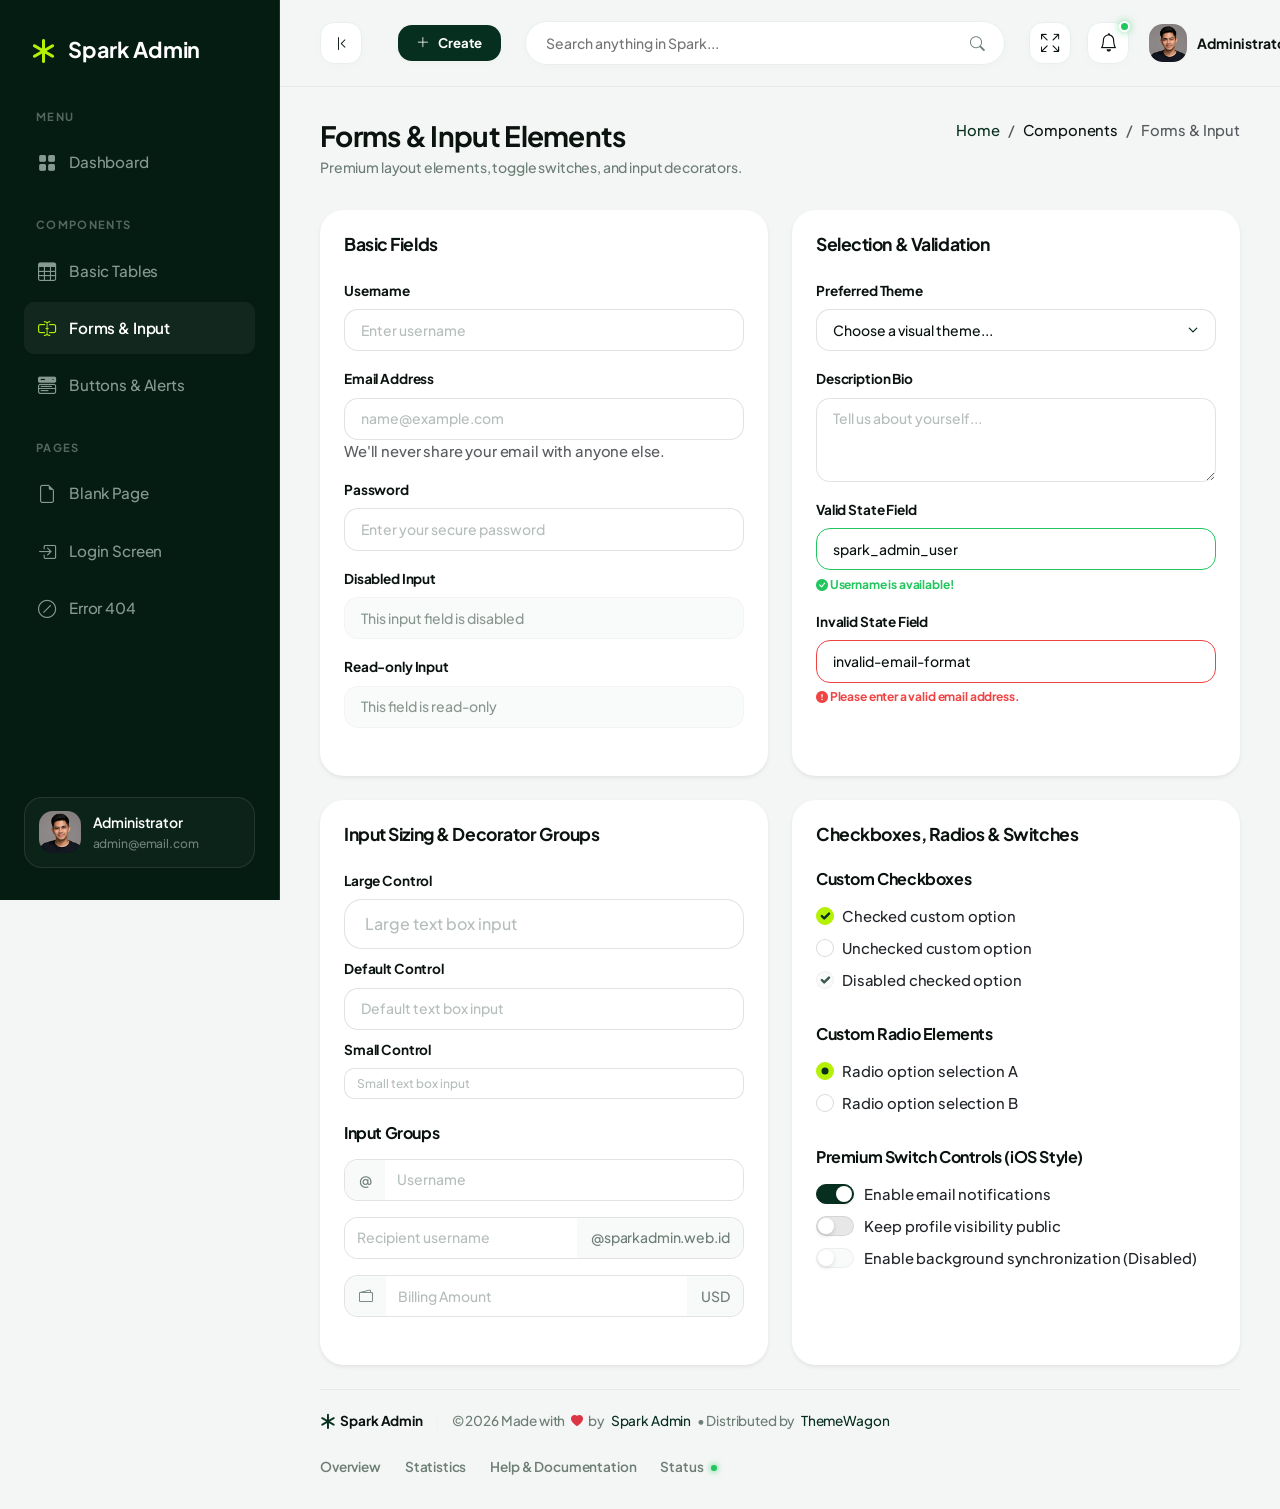
<file: Tugas Praktikum 4/ui-forms.html>
<!DOCTYPE html>
<html lang="en">

<head>
  <meta charset="UTF-8">
  <meta name="viewport" content="width=device-width, initial-scale=1.0">
  <title>UI Forms - Spark Admin Premium Bootstrap 5 Admin Dashboard Template</title>

  <!-- SEO Optimization -->
  <meta name="description" content="UI Forms - Spark Admin Premium Bootstrap 5 Admin Dashboard Template">
  <meta name="author" content="Spark Admin Team">

  <!-- Favicon -->
  <link rel="icon" type="image/png" href="assets/images/favicon.ico">

  <!-- Local Third-Party Libraries (100% Offline Compatible) -->
  <link rel="stylesheet" href="assets/libs/bootstrap/css/bootstrap.min.css">
  <link rel="stylesheet" href="assets/libs/bootstrap-icons/bootstrap-icons.css">
  <link rel="stylesheet" href="assets/libs/apexcharts/apexcharts.css">
  <link rel="stylesheet" href="assets/libs/flatpickr/flatpickr.min.css">

  <!-- Main Design System & Custom Stylesheet -->
  <link rel="stylesheet" href="assets/css/main.css">
</head>

<body>

  <!-- ==========================================
         START: Sidebar Component
         Highly polished, dark-green navigation
         ========================================== -->
  <div class="sidebar-wrapper" id="sidebar">
    <!-- Brand Logo / Identity -->
    <a href="index.html" class="sidebar-brand">
      <i class="bi bi-asterisk"></i>
      <span>Spark Admin</span>
    </a>

    <!-- Navigation Menu -->
    <div class="flex-grow-1 overflow-y-auto">
      <!-- Group: Menu -->
      <div class="sidebar-menu-section">
        <div class="sidebar-menu-title">Menu</div>
        <ul class="sidebar-menu-list">
          <li class="sidebar-menu-item">
            <a href="index.html" class="sidebar-menu-link" id="menu-overview" title="Overview">
              <i class="bi bi-grid-fill"></i>
              <span>Dashboard</span>
            </a>
          </li>
        </ul>
      </div>

      <!-- Group: Components -->
      <div class="sidebar-menu-section">
        <div class="sidebar-menu-title">Components</div>
        <ul class="sidebar-menu-list">
          <li class="sidebar-menu-item">
            <a href="tables-basic.html" class="sidebar-menu-link" id="menu-basictables" title="Basic Tables">
              <i class="bi bi-table"></i>
              <span>Basic Tables</span>
            </a>
          </li>
          <li class="sidebar-menu-item">
            <a href="ui-forms.html" class="sidebar-menu-link active" id="menu-uiforms" title="Forms and Input">
              <i class="bi bi-input-cursor-text"></i>
              <span>Forms & Input</span>
            </a>
          </li>
          <li class="sidebar-menu-item">
            <a href="ui-buttons.html" class="sidebar-menu-link" id="menu-uibuttons" title="Buttons">
              <i class="bi bi-menu-button-wide-fill"></i>
              <span>Buttons & Alerts</span>
            </a>
          </li>
        </ul>
      </div>

      <!-- Group: Pages -->
      <div class="sidebar-menu-section">
        <div class="sidebar-menu-title">Pages</div>
        <ul class="sidebar-menu-list">
          <li class="sidebar-menu-item">
            <a href="page-blank.html" class="sidebar-menu-link" id="menu-blankpage" title="Blank Page">
              <i class="bi bi-file-earmark"></i>
              <span>Blank Page</span>
            </a>
          </li>
          <li class="sidebar-menu-item">
            <a href="page-login.html" class="sidebar-menu-link" id="menu-loginpage" title="Login Page">
              <i class="bi bi-box-arrow-in-right"></i>
              <span>Login Screen</span>
            </a>
          </li>
          <li class="sidebar-menu-item">
            <a href="page-404.html" class="sidebar-menu-link" id="menu-404" title="404 Page">
              <i class="bi bi-slash-circle"></i>
              <span>Error 404</span>
            </a>
          </li>
        </ul>
      </div>
    </div>

    <!-- Sidebar Profile Card (Dynamic Footer) -->
    <div class="sidebar-profile">
      <img src="assets/images/avatar.png" alt="Administrator" class="sidebar-profile-img"
        onerror="this.src='https://images.unsplash.com/photo-1534528741775-53994a69daeb?q=80&w=256&auto=format&fit=crop'">
      <div class="sidebar-profile-info">
        <div class="sidebar-profile-name">Administrator</div>
        <div class="sidebar-profile-email">admin@email.com</div>
      </div>
    </div>
  </div>
  <!-- ==========================================
         END: Sidebar Component
         ========================================== -->


  <!-- ==========================================
         START: Main Content Area
         ========================================== -->
  <div class="main-wrapper">

    <!-- START: Top Navbar Component -->
    <header class="navbar-custom">
      <div class="navbar-left">
        <!-- Desktop sidebar toggle -->
        <button class="btn-desktop-toggle d-none d-xl-flex align-items-center justify-content-center me-3"
          id="desktop-sidebar-toggle" aria-label="Minimize Sidebar">
          <i class="bi bi-chevron-bar-left"></i>
        </button>
        <!-- Mobile sidebar toggle -->
        <button class="sidebar-toggle-btn me-2" id="sidebar-toggle" aria-label="Toggle Navigation">
          <i class="bi bi-list"></i>
        </button>

        <!-- Quick Actions Dropdown -->
        <div class="dropdown ms-2">
          <button class="btn-quick-action dropdown-toggle" type="button" data-bs-toggle="dropdown" aria-expanded="false"
            id="quick-actions-dropdown">
            <i class="bi bi-plus-lg"></i>
            <span>Create</span>
          </button>
          <ul class="dropdown-menu dropdown-menu-quick-action" aria-labelledby="quick-actions-dropdown">
            <li class="dropdown-header">Quick Action Shortcuts</li>
            <li><a class="dropdown-item" href="#"><i class="bi bi-file-earmark-plus"></i> New Invoice</a></li>
            <li><a class="dropdown-item" href="#"><i class="bi bi-person-plus"></i> New User</a></li>
            <li><a class="dropdown-item" href="#"><i class="bi bi-box-seam"></i> New Product</a></li>
            <li>
              <hr class="dropdown-divider">
            </li>
            <li><a class="dropdown-item" href="#"><i class="bi bi-gear"></i> System Settings</a></li>
          </ul>
        </div>
      </div>

      <!-- Mid navbar: search pill -->
      <div class="navbar-search-wrapper">
        <input type="text" class="navbar-search-input" placeholder="Search anything in Spark..." id="main-search">
        <button class="navbar-search-btn" aria-label="Search">
          <i class="bi bi-search"></i>
        </button>
      </div>

      <!-- Right actions -->
      <div class="navbar-actions">
        <!-- Fullscreen Toggle -->
        <button class="navbar-action-btn me-1" aria-label="Toggle Fullscreen" id="btn-fullscreen">
          <i class="bi bi-arrows-fullscreen"></i>
        </button>
        <div class="dropdown">
          <button class="navbar-action-btn dropdown-toggle" type="button" data-bs-toggle="dropdown"
            aria-expanded="false" id="btn-notifications" data-bs-auto-close="outside">
            <i class="bi bi-bell"></i>
            <span class="navbar-action-badge"></span>
          </button>
          <div class="dropdown-menu dropdown-menu-end dropdown-menu-notification p-0"
            aria-labelledby="btn-notifications">
            <div class="notification-header">
              <h6 class="notification-title">Notifications</h6>
              <button class="btn-clear-all" type="button">Mark all read</button>
            </div>
            <div class="notification-list">
              <a href="#" class="notification-item">
                <div class="notification-icon bg-success text-white">
                  <i class="bi bi-wallet2"></i>
                </div>
                <div class="notification-content">
                  <p class="notification-text">New sale received: <strong>$150.00</strong></p>
                  <span class="notification-time">2 mins ago</span>
                </div>
                <span class="notification-unread-dot"></span>
              </a>
              <a href="#" class="notification-item">
                <div class="notification-icon bg-primary text-white">
                  <i class="bi bi-person-plus-fill"></i>
                </div>
                <div class="notification-content">
                  <p class="notification-text">New user registered: <strong>John Doe</strong></p>
                  <span class="notification-time">1 hour ago</span>
                </div>
                <span class="notification-unread-dot"></span>
              </a>
            </div>
            <a href="#" class="notification-footer">View All Notifications</a>
          </div>
        </div>

        <!-- Profile Dropdown -->
        <div class="dropdown ms-2">
          <button class="navbar-profile-btn dropdown-toggle" type="button" data-bs-toggle="dropdown"
            aria-expanded="false" id="profile-dropdown">
            <img src="assets/images/avatar.png" alt="Profile Image" class="navbar-profile-img">
            <span class="navbar-profile-name d-none d-md-inline">Administrator</span>
            <i class="bi bi-chevron-down navbar-profile-caret"></i>
          </button>
          <ul class="dropdown-menu dropdown-menu-end dropdown-menu-profile" aria-labelledby="profile-dropdown">
            <li class="dropdown-header">Welcome !</li>
            <li><a class="dropdown-item" href="#"><i class="bi bi-person"></i> My Account</a></li>
            <li><a class="dropdown-item" href="#"><i class="bi bi-gear"></i> Settings</a></li>
            <li>
              <hr class="dropdown-divider">
            </li>
            <li><a class="dropdown-item text-danger" href="page-login.html"><i class="bi bi-box-arrow-right"></i>
                Logout</a></li>
          </ul>
        </div>
      </div>
    </header>
    <!-- END: Top Navbar Component -->

    <!-- START: Page Header Banner -->
    <div class="page-header">
      <div>
        <h1 class="page-title">Forms & Input Elements</h1>
        <p class="page-subtitle">Premium layout elements, toggle switches, and input decorators.</p>
      </div>
      <nav aria-label="breadcrumb">
        <ol class="breadcrumb mb-0">
          <li class="breadcrumb-item"><a href="index.html" class="text-decoration-none text-muted-green">Home</a></li>
          <li class="breadcrumb-item text-muted-green">Components</li>
          <li class="breadcrumb-item active text-main" aria-current="page">Forms & Input</li>
        </ol>
      </nav>
    </div>
    <!-- END: Page Header Banner -->

    <!-- START: Form Component Row Grid Layout -->
    <div class="row g-4 mb-4">

      <!-- Column 1: Basic controls -->
      <div class="col-12 col-lg-6">
        <div class="card border-light shadow-sm p-4 h-100">
          <h5 class="card-title mb-4">Basic Fields</h5>

          <!-- Text input -->
          <div class="mb-3">
            <label for="basicText" class="form-label-custom">Username</label>
            <input type="text" class="form-control-custom" id="basicText" placeholder="Enter username">
          </div>

          <!-- Email input -->
          <div class="mb-3">
            <label for="basicEmail" class="form-label-custom">Email Address</label>
            <input type="email" class="form-control-custom" id="basicEmail" placeholder="name@example.com">
            <span class="text-muted">We'll never share your email with anyone else.</span>
          </div>

          <!-- Password input -->
          <div class="mb-3">
            <label for="basicPassword" class="form-label-custom">Password</label>
            <input type="password" class="form-control-custom" id="basicPassword"
              placeholder="Enter your secure password">
          </div>

          <!-- Disabled State -->
          <div class="mb-3">
            <label for="basicDisabled" class="form-label-custom">Disabled Input</label>
            <input type="text" class="form-control-custom" id="basicDisabled" value="This input field is disabled"
              disabled>
          </div>

          <!-- Readonly State -->
          <div class="mb-0">
            <label for="basicReadonly" class="form-label-custom">Read-only Input</label>
            <input type="text" class="form-control-custom" id="basicReadonly" value="This field is read-only" readonly>
          </div>
        </div>
      </div>

      <!-- Column 2: Selection & Validation -->
      <div class="col-12 col-lg-6">
        <div class="card border-light shadow-sm p-4 h-100">
          <h5 class="card-title mb-4">Selection & Validation</h5>

          <!-- Custom dropdown select -->
          <div class="mb-3">
            <label for="selectControl" class="form-label-custom">Preferred Theme</label>
            <select class="form-select-custom" id="selectControl">
              <option selected disabled>Choose a visual theme...</option>
              <option value="light">Spark Light Theme</option>
              <option value="dark">Spark Dark Green Theme</option>
              <option value="forest">Forest Breeze Accent</option>
            </select>
          </div>

          <!-- Textarea layout -->
          <div class="mb-3">
            <label for="textareaControl" class="form-label-custom">Description Bio</label>
            <textarea class="form-control-custom" id="textareaControl" rows="3"
              placeholder="Tell us about yourself..."></textarea>
          </div>

          <!-- Valid feedback block -->
          <div class="mb-3">
            <label for="validInput" class="form-label-custom">Valid State Field</label>
            <input type="text" class="form-control-custom is-valid-custom" id="validInput" value="spark_admin_user">
            <div class="form-feedback-custom valid-custom">
              <i class="bi bi-check-circle-fill"></i> Username is available!
            </div>
          </div>

          <!-- Invalid feedback block -->
          <div class="mb-0">
            <label for="invalidInput" class="form-label-custom">Invalid State Field</label>
            <input type="email" class="form-control-custom is-invalid-custom" id="invalidInput"
              value="invalid-email-format">
            <div class="form-feedback-custom invalid-custom">
              <i class="bi bi-exclamation-circle-fill"></i> Please enter a valid email address.
            </div>
          </div>
        </div>
      </div>

      <!-- Column 3: Sizing & Groups -->
      <div class="col-12 col-lg-6">
        <div class="card border-light shadow-sm p-4 h-100">
          <h5 class="card-title mb-4">Input Sizing & Decorator Groups</h5>

          <!-- Sizing examples -->
          <div class="mb-4">
            <div class="mb-2">
              <label class="form-label-custom">Large Control</label>
              <input type="text" class="form-control-custom form-control-custom-lg" placeholder="Large text box input">
            </div>
            <div class="mb-2">
              <label class="form-label-custom">Default Control</label>
              <input type="text" class="form-control-custom" placeholder="Default text box input">
            </div>
            <div>
              <label class="form-label-custom">Small Control</label>
              <input type="text" class="form-control-custom form-control-custom-sm" placeholder="Small text box input">
            </div>
          </div>

          <h6 class="mb-3">Input Groups</h6>

          <!-- Prepend group -->
          <div class="mb-3">
            <div class="input-group-custom">
              <span class="input-group-text-custom">@</span>
              <input type="text" class="form-control-custom" placeholder="Username">
            </div>
          </div>

          <!-- Append group -->
          <div class="mb-3">
            <div class="input-group-custom">
              <input type="text" class="form-control-custom" placeholder="Recipient username">
              <span class="input-group-text-custom">@sparkadmin.web.id</span>
            </div>
          </div>

          <!-- Prepend + Append Icon group -->
          <div class="mb-0">
            <div class="input-group-custom">
              <span class="input-group-text-custom"><i class="bi bi-wallet2"></i></span>
              <input type="text" class="form-control-custom" placeholder="Billing Amount">
              <span class="input-group-text-custom">USD</span>
            </div>
          </div>
        </div>
      </div>

      <!-- Column 4: Checkboxes, Radios & iOS Switches -->
      <div class="col-12 col-lg-6">
        <div class="card border-light shadow-sm p-4 h-100">
          <h5 class="card-title mb-4">Checkboxes, Radios & Switches</h5>

          <h6 class="mb-3">Custom Checkboxes</h6>
          <div class="mb-4">
            <div class="form-check-custom">
              <input class="form-check-input-custom" type="checkbox" id="checkActive" checked>
              <label class="form-check-label" for="checkActive">Checked custom option</label>
            </div>
            <div class="form-check-custom">
              <input class="form-check-input-custom" type="checkbox" id="checkInactive">
              <label class="form-check-label" for="checkInactive">Unchecked custom option</label>
            </div>
            <div class="form-check-custom">
              <input class="form-check-input-custom" type="checkbox" id="checkDisabled" disabled checked>
              <label class="form-check-label" for="checkDisabled">Disabled checked option</label>
            </div>
          </div>

          <h6 class="mb-3">Custom Radio Elements</h6>
          <div class="mb-4">
            <div class="form-check-custom">
              <input class="form-check-input-custom" type="radio" name="radioGroup" id="radioOne" checked>
              <label class="form-check-label" for="radioOne">Radio option selection A</label>
            </div>
            <div class="form-check-custom">
              <input class="form-check-input-custom" type="radio" name="radioGroup" id="radioTwo">
              <label class="form-check-label" for="radioTwo">Radio option selection B</label>
            </div>
          </div>

          <h6 class="mb-3">Premium Switch Controls (iOS Style)</h6>
          <div>
            <div class="form-switch-custom">
              <input class="form-switch-input-custom" type="checkbox" id="switchOne" checked>
              <label class="form-switch-label" for="switchOne">Enable email notifications</label>
            </div>
            <div class="form-switch-custom">
              <input class="form-switch-input-custom" type="checkbox" id="switchTwo">
              <label class="form-switch-label" for="switchTwo">Keep profile visibility public</label>
            </div>
            <div class="form-switch-custom">
              <input class="form-switch-input-custom" type="checkbox" id="switchThree" disabled>
              <label class="form-switch-label" for="switchThree">Enable background synchronization (Disabled)</label>
            </div>
          </div>
        </div>
      </div>

    </div>
    <!-- END: Form Component Row Grid Layout -->

    <!-- START: Footer Component -->
    <footer class="footer-custom">
      <div class="footer-left">
        <span class="footer-logo">
          <i class="bi bi-asterisk"></i> Spark Admin
        </span>
        <span class="footer-separator">|</span>
        <span class="footer-copy">&copy; 2026 Made with <i class="bi bi-heart-fill text-danger footer-heart"></i> by<a
            href="https://sparkadminpro.gumroad.com/" target="_blank">Spark Admin</a>• Distributed by <a
            href="https://www.themewagon.com/" target="_blank">ThemeWagon</a> </span>
      </div>
      <div class="footer-right">
        <ul class="footer-links">
          <li><a href="#" class="footer-link">Overview</a></li>
          <li><a href="#" class="footer-link">Statistics</a></li>
          <li><a href="#" class="footer-link">Help & Documentation</a></li>
          <li><a href="#" class="footer-link">Status <span class="status-dot"></span></a></li>
        </ul>
      </div>
    </footer>
    <!-- END: Footer Component -->

  </div>
  <!-- ==========================================
         END: Main Content Area
         ========================================== -->

  <!-- Local Third-Party Libraries Script dependencies -->
  <script src="assets/libs/bootstrap/js/bootstrap.bundle.min.js"></script>
  <script src="assets/libs/apexcharts/apexcharts.min.js"></script>
  <script src="assets/libs/flatpickr/flatpickr.min.js"></script>

  <!-- Local dashboard interactions controller -->
  <script src="assets/js/dashboard.js"></script>
</body>

</html>
</file>
<file: Tugas Praktikum 4/assets/libs/apexcharts/apexcharts.css>
@keyframes opaque {
  0% {
    opacity: 0
  }

  to {
    opacity: 1
  }
}

@keyframes resizeanim {

  0%,
  to {
    opacity: 0
  }
}

.apexcharts-canvas {
  position: relative;
  direction: ltr !important;
  user-select: none;
  /* Focus indicator colour. Themes override below. */
  --apexcharts-focus-color: #008FFB;
}

/* Dark theme & high-contrast: brighter focus colour for sufficient contrast. */
.apexcharts-canvas .apexcharts-theme-dark,
.apexcharts-theme-dark.apexcharts-canvas {
  --apexcharts-focus-color: #FFD500;
}
.apexcharts-canvas.apexcharts-high-contrast,
.apexcharts-high-contrast.apexcharts-canvas {
  --apexcharts-focus-color: #FFFF00;
}

/* Visually-hidden aria-live status region (WCAG 4.1.3 Status Messages). */
.apexcharts-sr-status {
  position: absolute;
  width: 1px;
  height: 1px;
  padding: 0;
  margin: -1px;
  overflow: hidden;
  clip: rect(0, 0, 0, 0);
  white-space: nowrap;
  border: 0;
}

/* Respect OS-level reduced-motion preference (WCAG 2.3.3). */
@media (prefers-reduced-motion: reduce) {
  .apexcharts-canvas *,
  .apexcharts-canvas *::before,
  .apexcharts-canvas *::after {
    animation-duration: 0.01ms !important;
    animation-iteration-count: 1 !important;
    transition-duration: 0.01ms !important;
  }
}

.apexcharts-canvas ::-webkit-scrollbar {
  -webkit-appearance: none;
  width: 6px
}

.apexcharts-canvas ::-webkit-scrollbar-thumb {
  border-radius: 4px;
  background-color: rgba(0, 0, 0, .5);
  box-shadow: 0 0 1px rgba(255, 255, 255, .5);
  -webkit-box-shadow: 0 0 1px rgba(255, 255, 255, .5)
}

.apexcharts-inner {
  position: relative
}

.apexcharts-text tspan {
  font-family: inherit
}

rect.legend-mouseover-inactive,
.legend-mouseover-inactive rect,
.legend-mouseover-inactive path,
.legend-mouseover-inactive circle,
.legend-mouseover-inactive line,
.legend-mouseover-inactive text.apexcharts-yaxis-title-text,
.legend-mouseover-inactive text.apexcharts-yaxis-label {
  transition: .15s ease all;
  opacity: .2
}

.apexcharts-legend-text {
  padding-left: 15px;
  margin-left: -15px;
}

.apexcharts-legend-series[role="button"]:focus {
  outline: 2px solid var(--apexcharts-focus-color, #008FFB);
  outline-offset: 2px;
}

.apexcharts-legend-series[role="button"]:focus:not(:focus-visible) {
  outline: none;
}

.apexcharts-legend-series[role="button"]:focus-visible {
  outline: 2px solid var(--apexcharts-focus-color, #008FFB);
  outline-offset: 2px;
}

.apexcharts-series-collapsed {
  opacity: 0
}

.apexcharts-canvas svg:focus:not(:focus-visible) {
  outline: none;
}

/* Keyboard navigation focus indicator on SVG data elements.
   SVG elements don't support CSS outline, so we use stroke. */
.apexcharts-bar-area.apexcharts-keyboard-focused,
.apexcharts-candlestick-area.apexcharts-keyboard-focused,
.apexcharts-boxPlot-area.apexcharts-keyboard-focused,
.apexcharts-rangebar-area.apexcharts-keyboard-focused,
.apexcharts-pie-area.apexcharts-keyboard-focused,
.apexcharts-heatmap-rect.apexcharts-keyboard-focused,
.apexcharts-treemap-rect.apexcharts-keyboard-focused {
  stroke: var(--apexcharts-focus-color, #008FFB);
  stroke-width: 2;
  stroke-opacity: 1;
}

.apexcharts-tooltip {
  --apx-tt-bg: #ffffff;
  --apx-tt-border: rgba(15, 23, 42, 0.06);
  /* Layered shadow: tight inner contact + soft outer drop. The two Y
   * offsets are exposed as variables so they flip in sync with the
   * arrow when the tooltip is below the data point — see the
   * `[data-placement="bottom"]` rule further down. */
  --apx-tt-shadow-y-mid: 8px;
  --apx-tt-shadow-y-far: 16px;
  --apx-tt-shadow: 0 0 0 1px rgba(15, 23, 42, 0.04), 0 var(--apx-tt-shadow-y-mid) 16px -6px rgba(15, 23, 42, 0.12), 0 var(--apx-tt-shadow-y-far) 36px -12px rgba(15, 23, 42, 0.18);
  --apx-tt-arrow-bg: var(--apx-tt-bg);
  /* Two stacked drop-shadows: the first is a tight contact halo for
   * edge definition against light chart backgrounds; the second is a
   * softer directional drop that lifts the arrow off the surface.
   * `--apx-tt-arrow-drop-y` is the Y offset of the directional drop;
   * a per-placement rule below flips it to negative when the tooltip
   * is below the data point (arrow on top) so the shadow always
   * casts outward instead of into the tooltip body. */
  --apx-tt-arrow-drop-y: 2px;
  --apx-tt-arrow-shadow: drop-shadow(0 0 0.5px rgba(15, 23, 42, 0.2)) drop-shadow(0 var(--apx-tt-arrow-drop-y) 4px rgba(15, 23, 42, 0.2));
  --apx-tt-color: #0f172a;
  --apx-tt-color-muted: rgba(15, 23, 42, 0.55);
  border-radius: 8px;
  background: var(--apx-tt-bg);
  border: 1px solid var(--apx-tt-border);
  box-shadow: var(--apx-tt-shadow);
  color: var(--apx-tt-color);
  cursor: default;
  font-size: 13px;
  left: 0;
  top: 0;
  opacity: 0;
  pointer-events: none;
  position: absolute;
  display: flex;
  flex-direction: column;
  padding: 2px 0;
  white-space: nowrap;
  z-index: 12;
  transition: opacity .12s ease
}

/* While the tooltip is visible, smoothly animate position changes
 * between data points. Kept short (160 ms) and ease-out so it stays
 * responsive — too long would feel laggy when sweeping across many
 * points fast. The position transition is only attached after the
 * first paint (Position.applyTooltipPosition flips `data-positioned`
 * once the tooltip has been placed) so the *first* show doesn't slide
 * the tooltip in from the previously-stale (0,0) coordinates. */
.apexcharts-tooltip.apexcharts-active {
  opacity: 1;
  transition: opacity .12s ease
}
.apexcharts-tooltip.apexcharts-active[data-positioned="true"] {
  transition: opacity .12s ease, left .16s ease-out, top .16s ease-out
}

.apexcharts-tooltip.apexcharts-theme-light {
  /* defaults already set above; class kept for backward-compat selectors */
}

.apexcharts-tooltip.apexcharts-theme-dark {
  --apx-tt-bg: #1c1c1f;
  --apx-tt-border: rgba(255, 255, 255, 0.08);
  --apx-tt-shadow: 0 0 0 1px rgba(0, 0, 0, 0.4), 0 var(--apx-tt-shadow-y-mid) 16px -6px rgba(0, 0, 0, 0.45), 0 var(--apx-tt-shadow-y-far) 36px -12px rgba(0, 0, 0, 0.55);
  --apx-tt-arrow-shadow: drop-shadow(0 0 0.5px rgba(0, 0, 0, 0.55)) drop-shadow(0 var(--apx-tt-arrow-drop-y) 4px rgba(0, 0, 0, 0.45));
  --apx-tt-color: #f3f4f6;
  --apx-tt-color-muted: rgba(243, 244, 246, 0.55);
}

.apexcharts-tooltip * {
  font-family: inherit
}

.apexcharts-tooltip-title {
  padding: 8px 12px 4px;
  font-size: 12px;
  font-weight: 600;
  letter-spacing: 0.01em;
  color: var(--apx-tt-color-muted);
  background: transparent;
  border-bottom: none;
  margin-bottom: 0
}

.apexcharts-tooltip.apexcharts-theme-light .apexcharts-tooltip-title,
.apexcharts-tooltip.apexcharts-theme-dark .apexcharts-tooltip-title {
  background: transparent;
  border-bottom: none
}

/* `fillSeriesColor`: each series-group already paints itself with the
 * series colour. Drop the glass body entirely (transparent bg, no
 * border, no backdrop-filter, no padding) and clip the coloured
 * series-group(s) to the tooltip's rounded corners so they fill the
 * shell edge-to-edge. Text inside the coloured group is forced to
 * white for contrast. */
.apexcharts-tooltip.apexcharts-tooltip-fill-series {
  background: transparent;
  -webkit-backdrop-filter: none;
  backdrop-filter: none;
  border: none;
  padding: 0;
  overflow: hidden;
  color: #fff
}

.apexcharts-tooltip.apexcharts-tooltip-fill-series .apexcharts-tooltip-title {
  background: rgba(0, 0, 0, 0.22);
  color: #fff;
  opacity: 1;
  padding: 6px 12px
}

.apexcharts-tooltip.apexcharts-tooltip-fill-series .apexcharts-tooltip-series-group {
  color: #fff
}

/* Arrow connector — sits *entirely outside* the tooltip body. Shares
 * the body's solid fill so it reads as a single shape. `filter:
 * drop-shadow` traces the clipped triangle outline (a regular
 * `box-shadow` would be erased by the `clip-path`). */
.apexcharts-tooltip-arrow {
  position: absolute;
  width: 7px;
  height: 14px;
  background: var(--apx-tt-arrow-bg);
  /* The variable already contains the full `drop-shadow(...) ...` filter
   * chain (stacked shadows) so it's applied raw. */
  -webkit-filter: var(--apx-tt-arrow-shadow);
  filter: var(--apx-tt-arrow-shadow);
  pointer-events: none;
  top: calc(var(--apx-tt-arrow-y, 50%) - 7px)
}

.apexcharts-tooltip[data-placement="right"] .apexcharts-tooltip-arrow {
  left: -7px;
  clip-path: polygon(0 50%, 100% 0, 100% 100%)
}

.apexcharts-tooltip[data-placement="left"] .apexcharts-tooltip-arrow {
  right: -7px;
  clip-path: polygon(100% 50%, 0 0, 0 100%)
}

/* Vertical arrow variants: tooltip is above/below the data point and the
 * arrow points down/up. The base rule above uses `--apx-tt-arrow-y` for
 * left/right placement; for top/bottom we re-orient the rectangle and
 * use `--apx-tt-arrow-x` (set by applyTooltipPosition). */
.apexcharts-tooltip[data-placement="top"] .apexcharts-tooltip-arrow,
.apexcharts-tooltip[data-placement="bottom"] .apexcharts-tooltip-arrow {
  width: 14px;
  height: 7px;
  top: auto;
  left: calc(var(--apx-tt-arrow-x, 50%) - 7px)
}

.apexcharts-tooltip[data-placement="top"] .apexcharts-tooltip-arrow {
  bottom: -7px;
  clip-path: polygon(50% 100%, 0 0, 100% 0)
}

.apexcharts-tooltip[data-placement="bottom"] .apexcharts-tooltip-arrow {
  top: -7px;
  clip-path: polygon(50% 0, 0 100%, 100% 100%)
}

/* When the tooltip is flipped below the data point (arrow on top
 * pointing up), the default downward-biased shadows leave the top
 * edge of both the body *and* the arrow undefined. Flipping every
 * Y offset to negative casts the entire elevation upward so the
 * shadow falls between the tooltip and the bar above. */
.apexcharts-tooltip[data-placement="bottom"] {
  --apx-tt-shadow-y-mid: -8px;
  --apx-tt-shadow-y-far: -16px;
  --apx-tt-arrow-drop-y: -2px
}

.apexcharts-tooltip-text-goals-value,
.apexcharts-tooltip-text-y-value,
.apexcharts-tooltip-text-z-value {
  display: inline-block;
  margin-left: 5px;
  font-weight: 600
}

.apexcharts-tooltip-text-goals-label:empty,
.apexcharts-tooltip-text-goals-value:empty,
.apexcharts-tooltip-text-y-label:empty,
.apexcharts-tooltip-text-y-value:empty,
.apexcharts-tooltip-text-z-value:empty,
.apexcharts-tooltip-title:empty {
  display: none
}

.apexcharts-tooltip-text-goals-label,
.apexcharts-tooltip-text-goals-value {
  padding: 6px 0 5px
}

.apexcharts-tooltip-goals-group,
.apexcharts-tooltip-text-goals-label,
.apexcharts-tooltip-text-goals-value {
  display: flex
}

.apexcharts-tooltip-text-goals-label:not(:empty),
.apexcharts-tooltip-text-goals-value:not(:empty) {
  margin-top: -6px
}

.apexcharts-tooltip-marker {
  display: inline-flex;
  align-items: center;
  justify-content: center;
  position: relative;
  width: 12px;
  height: 12px;
  margin-right: 6px;
  vertical-align: middle;
  color: inherit;
}

.apexcharts-tooltip-marker svg {
  width: 100%;
  height: 100%;
  display: block;
}

.apexcharts-tooltip-series-group {
  padding: 4px 12px;
  display: none;
  gap: 8px;
  text-align: left;
  justify-content: left;
  align-items: center
}

.apexcharts-tooltip-series-group.apexcharts-active .apexcharts-tooltip-marker {
  opacity: 1
}

.apexcharts-tooltip-series-group.apexcharts-active:last-child,
.apexcharts-tooltip-series-group:last-child {
  padding-bottom: 8px
}

.apexcharts-tooltip-y-group {
  padding: 6px 0 5px
}

.apexcharts-custom-tooltip,
.apexcharts-tooltip-box {
  padding: 4px 8px
}

.apexcharts-tooltip-boxPlot {
  display: flex;
  flex-direction: column-reverse
}

.apexcharts-tooltip-box>div {
  margin: 4px 0
}

.apexcharts-tooltip-box span.value {
  font-weight: 700
}

.apexcharts-tooltip-rangebar {
  padding: 5px 8px
}

.apexcharts-tooltip-rangebar .category {
  font-weight: 600;
  color: #777
}

.apexcharts-tooltip-rangebar .series-name {
  font-weight: 700;
  display: block;
  margin-bottom: 5px
}

/* X/Y axis tooltips — small popovers that label the crosshair on the
 * axes. Restyled to match the modern data-tooltip palette: solid white
 * body with a subtle border + soft drop-shadow, smaller font, rounded
 * corners. The arrows still use the CSS border-triangle technique
 * (cheap, crisp at small sizes); their colours flow from CSS variables
 * so light/dark themes only need one override per axis. */
.apexcharts-xaxistooltip,
.apexcharts-yaxistooltip {
  --apx-axt-bg: #ffffff;
  --apx-axt-border: rgba(15, 23, 42, 0.08);
  --apx-axt-color: #0f172a;
  --apx-axt-shadow: 0 4px 12px -4px rgba(15, 23, 42, 0.18), 0 1px 3px -1px rgba(15, 23, 42, 0.12);
  opacity: 0;
  pointer-events: none;
  color: var(--apx-axt-color);
  font-size: 12px;
  font-weight: 500;
  text-align: center;
  border-radius: 6px;
  position: absolute;
  z-index: 10;
  background: var(--apx-axt-bg);
  border: 1px solid var(--apx-axt-border);
  box-shadow: var(--apx-axt-shadow)
}

.apexcharts-xaxistooltip.apexcharts-theme-dark,
.apexcharts-yaxistooltip.apexcharts-theme-dark {
  --apx-axt-bg: #1c1c1f;
  --apx-axt-border: rgba(255, 255, 255, 0.1);
  --apx-axt-color: #f3f4f6;
  --apx-axt-shadow: 0 4px 12px -4px rgba(0, 0, 0, 0.55), 0 1px 3px -1px rgba(0, 0, 0, 0.45)
}

.apexcharts-xaxistooltip {
  padding: 4px 8px;
  transition: .15s ease all
}

.apexcharts-xaxistooltip:after,
.apexcharts-xaxistooltip:before {
  left: 50%;
  border: solid transparent;
  content: " ";
  height: 0;
  width: 0;
  position: absolute;
  pointer-events: none
}

/* :before paints the 1px border outline of the triangle (slightly larger
 * than :after); :after sits inside and paints the fill — leaves a 1px
 * ring of :before visible at the edges. */
.apexcharts-xaxistooltip:after {
  border-color: transparent;
  border-width: 5px;
  margin-left: -5px
}

.apexcharts-xaxistooltip:before {
  border-color: transparent;
  border-width: 6px;
  margin-left: -6px
}

.apexcharts-xaxistooltip-bottom:after,
.apexcharts-xaxistooltip-bottom:before {
  bottom: 100%
}

.apexcharts-xaxistooltip-top:after,
.apexcharts-xaxistooltip-top:before {
  top: 100%
}

.apexcharts-xaxistooltip-bottom:after {
  border-bottom-color: var(--apx-axt-bg)
}

.apexcharts-xaxistooltip-bottom:before {
  border-bottom-color: var(--apx-axt-border)
}

.apexcharts-xaxistooltip-top:after {
  border-top-color: var(--apx-axt-bg)
}

.apexcharts-xaxistooltip-top:before {
  border-top-color: var(--apx-axt-border)
}

.apexcharts-xaxistooltip.apexcharts-active {
  opacity: 1;
  transition: .15s ease all
}

.apexcharts-yaxistooltip {
  padding: 3px 8px
}

.apexcharts-yaxistooltip:after,
.apexcharts-yaxistooltip:before {
  top: 50%;
  border: solid transparent;
  content: " ";
  height: 0;
  width: 0;
  position: absolute;
  pointer-events: none
}

.apexcharts-yaxistooltip:after {
  border-color: transparent;
  border-width: 5px;
  margin-top: -5px
}

.apexcharts-yaxistooltip:before {
  border-color: transparent;
  border-width: 6px;
  margin-top: -6px
}

.apexcharts-yaxistooltip-left:after,
.apexcharts-yaxistooltip-left:before {
  left: 100%
}

.apexcharts-yaxistooltip-right:after,
.apexcharts-yaxistooltip-right:before {
  right: 100%
}

.apexcharts-yaxistooltip-left:after {
  border-left-color: var(--apx-axt-bg)
}

.apexcharts-yaxistooltip-left:before {
  border-left-color: var(--apx-axt-border)
}

.apexcharts-yaxistooltip-right:after {
  border-right-color: var(--apx-axt-bg)
}

.apexcharts-yaxistooltip-right:before {
  border-right-color: var(--apx-axt-border)
}

.apexcharts-yaxistooltip.apexcharts-active {
  opacity: 1
}

.apexcharts-yaxistooltip-hidden {
  display: none
}

.apexcharts-xcrosshairs,
.apexcharts-ycrosshairs {
  pointer-events: none;
  opacity: 0;
  transition: .15s ease all
}

.apexcharts-xcrosshairs.apexcharts-active,
.apexcharts-ycrosshairs.apexcharts-active {
  opacity: 1;
  transition: .15s ease all
}

.apexcharts-ycrosshairs-hidden {
  opacity: 0
}

.apexcharts-selection-rect {
  cursor: move
}

.svg_select_shape {
  stroke-width: 1;
  stroke-dasharray: 10 10;
  stroke: black;
  stroke-opacity: 0.1;
  pointer-events: none;
  fill: none;
}

.svg_select_handle {
  stroke-width: 3;
  stroke: black;
  fill: none;
}

.svg_select_handle_r {
  cursor: e-resize;
}

.svg_select_handle_l {
  cursor: w-resize;
}

.apexcharts-svg.apexcharts-zoomable.hovering-zoom {
  cursor: crosshair
}

.apexcharts-svg.apexcharts-zoomable.hovering-pan {
  cursor: move
}

.apexcharts-menu-icon,
.apexcharts-pan-icon,
.apexcharts-reset-icon,
.apexcharts-selection-icon,
.apexcharts-toolbar-custom-icon,
.apexcharts-zoom-icon,
.apexcharts-zoomin-icon,
.apexcharts-zoomout-icon {
  cursor: pointer;
  /* WCAG 2.5.8 Target Size (Minimum): 24×24 CSS px hit target. */
  width: 26px;
  height: 24px;
  line-height: 24px;
  color: #6e8192;
  text-align: center;
  /* Reset native <button> chrome — these are styled via SVG icons. */
  padding: 0;
  margin: 0;
  background: transparent;
  border: 0;
  border-radius: 5px;
  display: inline-flex;
  align-items: center;
  justify-content: center;
  transition: background-color .12s ease, color .12s ease;
}

.apexcharts-menu-icon svg,
.apexcharts-pan-icon svg,
.apexcharts-reset-icon svg,
.apexcharts-selection-icon svg,
.apexcharts-zoom-icon svg,
.apexcharts-zoomin-icon svg,
.apexcharts-zoomout-icon svg {
  width: 18px;
  height: 18px;
  fill: none;
  stroke: currentColor;
  stroke-width: 2;
  stroke-linecap: round;
  stroke-linejoin: round
}

.apexcharts-theme-dark .apexcharts-menu-icon,
.apexcharts-theme-dark .apexcharts-pan-icon,
.apexcharts-theme-dark .apexcharts-reset-icon,
.apexcharts-theme-dark .apexcharts-selection-icon,
.apexcharts-theme-dark .apexcharts-toolbar-custom-icon,
.apexcharts-theme-dark .apexcharts-zoom-icon,
.apexcharts-theme-dark .apexcharts-zoomin-icon,
.apexcharts-theme-dark .apexcharts-zoomout-icon {
  color: #d4d6dc
}

.apexcharts-canvas .apexcharts-pan-icon.apexcharts-selected,
.apexcharts-canvas .apexcharts-reset-zoom-icon.apexcharts-selected,
.apexcharts-canvas .apexcharts-selection-icon.apexcharts-selected,
.apexcharts-canvas .apexcharts-zoom-icon.apexcharts-selected {
  background: rgba(0, 143, 251, 0.12);
  color: #008ffb
}

.apexcharts-theme-light .apexcharts-menu-icon:hover,
.apexcharts-theme-light .apexcharts-pan-icon:not(.apexcharts-selected):hover,
.apexcharts-theme-light .apexcharts-reset-icon:hover,
.apexcharts-theme-light .apexcharts-selection-icon:not(.apexcharts-selected):hover,
.apexcharts-theme-light .apexcharts-zoom-icon:not(.apexcharts-selected):hover,
.apexcharts-theme-light .apexcharts-zoomin-icon:hover,
.apexcharts-theme-light .apexcharts-zoomout-icon:hover {
  background: rgba(15, 23, 42, 0.06);
  color: #1f2937
}

.apexcharts-theme-dark .apexcharts-menu-icon:hover,
.apexcharts-theme-dark .apexcharts-pan-icon:not(.apexcharts-selected):hover,
.apexcharts-theme-dark .apexcharts-reset-icon:hover,
.apexcharts-theme-dark .apexcharts-selection-icon:not(.apexcharts-selected):hover,
.apexcharts-theme-dark .apexcharts-zoom-icon:not(.apexcharts-selected):hover,
.apexcharts-theme-dark .apexcharts-zoomin-icon:hover,
.apexcharts-theme-dark .apexcharts-zoomout-icon:hover {
  background: rgba(255, 255, 255, 0.08);
  color: #fff
}

.apexcharts-menu-icon,
.apexcharts-selection-icon {
  position: relative
}

.apexcharts-toolbar {
  position: absolute;
  z-index: 11;
  display: inline-flex;
  align-items: center;
  gap: 1px;
  padding: 3px;
  border-radius: 8px;
  background: rgba(255, 255, 255, 0.85);
  backdrop-filter: blur(8px);
  -webkit-backdrop-filter: blur(8px);
}

.apexcharts-theme-dark .apexcharts-toolbar {
  background: rgba(28, 28, 31, 0.82);
}

.apexcharts-menu {
  background: rgba(255, 255, 255, 0.95);
  backdrop-filter: blur(8px);
  -webkit-backdrop-filter: blur(8px);
  position: absolute;
  top: calc(100% + 4px);
  border: 1px solid rgba(15, 23, 42, 0.08);
  border-radius: 8px;
  padding: 4px;
  right: 0;
  opacity: 0;
  min-width: 120px;
  transition: opacity .15s ease, transform .15s ease;
  transform: translateY(-2px);
  pointer-events: none;
  box-shadow: 0 4px 16px -4px rgba(15, 23, 42, 0.12), 0 2px 4px -1px rgba(15, 23, 42, 0.06)
}

.apexcharts-menu.apexcharts-menu-open {
  opacity: 1;
  transform: translateY(0);
  pointer-events: all
}

.apexcharts-menu-item {
  padding: 6px 9px;
  font-size: 12px;
  border-radius: 5px;
  cursor: pointer
}

.apexcharts-theme-light .apexcharts-menu-item:hover {
  background: rgba(15, 23, 42, 0.06)
}

.apexcharts-theme-dark .apexcharts-menu {
  background: rgba(28, 28, 31, 0.92);
  border-color: rgba(255, 255, 255, 0.08);
  color: #f3f4f6;
  box-shadow: 0 4px 16px -4px rgba(0, 0, 0, 0.5), 0 2px 4px -1px rgba(0, 0, 0, 0.4)
}

.apexcharts-theme-dark .apexcharts-menu-item:hover {
  background: rgba(255, 255, 255, 0.08)
}

@media screen and (min-width:768px) {
  .apexcharts-canvas:hover .apexcharts-toolbar {
    opacity: 1
  }
}

/* Toolbar keyboard accessibility: show toolbar when any button inside it is focused */
.apexcharts-toolbar:focus-within {
  opacity: 1
}

/* Focus indicator for toolbar icon buttons */
.apexcharts-menu-icon:focus-visible,
.apexcharts-pan-icon:focus-visible,
.apexcharts-reset-icon:focus-visible,
.apexcharts-selection-icon:focus-visible,
.apexcharts-toolbar-custom-icon:focus-visible,
.apexcharts-zoom-icon:focus-visible,
.apexcharts-zoomin-icon:focus-visible,
.apexcharts-zoomout-icon:focus-visible {
  outline: 2px solid var(--apexcharts-focus-color, #008FFB);
  outline-offset: 1px;
  border-radius: 5px
}

/* Focus indicator for hamburger menu items */
.apexcharts-menu-item:focus-visible {
  outline: 2px solid var(--apexcharts-focus-color, #008FFB);
  outline-offset: -2px;
  background: #eee
}

.apexcharts-canvas .apexcharts-element-hidden,
.apexcharts-datalabel.apexcharts-element-hidden,
.apexcharts-hide .apexcharts-series-points {
  opacity: 0;
}

.apexcharts-hidden-element-shown {
  opacity: 1;
  transition: 0.25s ease all;
}

.apexcharts-datalabel,
.apexcharts-datalabel-label,
.apexcharts-datalabel-value,
.apexcharts-datalabels,
.apexcharts-pie-label,
.apexcharts-pie-name-label,
.apexcharts-pie-name-label-group,
.apexcharts-pie-label-connector {
  cursor: default;
  pointer-events: none
}

.apexcharts-pie-label-connector {
  fill: none
}

.apexcharts-pie-label-delay {
  opacity: 0;
  animation-name: opaque;
  animation-duration: .3s;
  animation-fill-mode: forwards;
  animation-timing-function: ease
}

.apexcharts-radialbar-label {
  cursor: pointer;
}

.apexcharts-annotation-rect,
.apexcharts-area-series .apexcharts-area,
.apexcharts-gridline,
.apexcharts-line,
.apexcharts-point-annotation-label,
.apexcharts-radar-series path:not(.apexcharts-marker),
.apexcharts-radar-series polygon,
.apexcharts-toolbar svg,
.apexcharts-tooltip .apexcharts-marker,
.apexcharts-xaxis-annotation-label,
.apexcharts-yaxis-annotation-label,
.apexcharts-zoom-rect,
.no-pointer-events {
  pointer-events: none
}

.apexcharts-tooltip-active .apexcharts-marker {
  transition: .15s ease all
}

.apexcharts-radar-series .apexcharts-yaxis {
  pointer-events: none;
}

.resize-triggers {
  animation: 1ms resizeanim;
  visibility: hidden;
  opacity: 0;
  height: 100%;
  width: 100%;
  overflow: hidden
}

.contract-trigger:before,
.resize-triggers,
.resize-triggers>div {
  content: " ";
  display: block;
  position: absolute;
  top: 0;
  left: 0
}

.resize-triggers>div {
  height: 100%;
  width: 100%;
  background: #eee;
  overflow: auto
}

.contract-trigger:before {
  overflow: hidden;
  width: 200%;
  height: 200%
}

.apexcharts-bar-goals-markers {
  pointer-events: none
}

.apexcharts-bar-shadows {
  pointer-events: none
}

.apexcharts-rangebar-goals-markers {
  pointer-events: none
}

.apexcharts-drilldown-target {
  cursor: pointer
}

.apexcharts-breadcrumb {
  position: absolute;
  z-index: 11;
  display: inline-flex;
  align-items: center;
  gap: 2px;
  font-size: 12px;
  font-family: inherit;
  padding: 2px 4px
}

.apexcharts-breadcrumb-item {
  background: transparent;
  border: none;
  padding: 2px 6px;
  border-radius: 3px;
  font: inherit;
  color: inherit;
  cursor: pointer;
  line-height: 1.2
}

.apexcharts-breadcrumb-item:hover:not(.apexcharts-breadcrumb-current) {
  background: rgba(0, 0, 0, 0.08)
}

.apexcharts-breadcrumb-arrow {
  margin-right: 4px;
  font-weight: 600;
  user-select: none
}

.apexcharts-breadcrumb-current {
  cursor: default;
  font-weight: 600;
  opacity: 0.85
}

.apexcharts-breadcrumb-separator {
  opacity: 0.5;
  user-select: none
}

.apexcharts-theme-dark .apexcharts-breadcrumb-item:hover:not(.apexcharts-breadcrumb-current) {
  background: rgba(255, 255, 255, 0.12)
}

.apexcharts-disable-transitions * {
  transition: none !important;
}
</file>
<file: UTS Pemrograman Web/css/style.css>
/********** Template CSS **********/
:root {
    --primary: #009CFF;
    --light: #F3F6F9;
    --dark: #191C24;
}

.back-to-top {
    position: fixed;
    display: none;
    right: 45px;
    bottom: 45px;
    z-index: 99;
}


/*** Spinner ***/
#spinner {
    opacity: 0;
    visibility: hidden;
    transition: opacity .5s ease-out, visibility 0s linear .5s;
    z-index: 99999;
}

#spinner.show {
    transition: opacity .5s ease-out, visibility 0s linear 0s;
    visibility: visible;
    opacity: 1;
}


/*** Button ***/
.btn {
    transition: .5s;
}

.btn.btn-primary {
    color: #FFFFFF;
}

.btn-square {
    width: 38px;
    height: 38px;
}

.btn-sm-square {
    width: 32px;
    height: 32px;
}

.btn-lg-square {
    width: 48px;
    height: 48px;
}

.btn-square,
.btn-sm-square,
.btn-lg-square {
    padding: 0;
    display: inline-flex;
    align-items: center;
    justify-content: center;
    font-weight: normal;
    border-radius: 50px;
}


/*** Layout ***/
.sidebar {
    position: fixed;
    top: 0;
    left: 0;
    bottom: 0;
    width: 250px;
    height: 100vh;
    overflow-y: auto;
    background: var(--light);
    transition: 0.5s;
    z-index: 999;
}

.content {
    margin-left: 250px;
    min-height: 100vh;
    background: #FFFFFF;
    transition: 0.5s;
}

@media (min-width: 992px) {
    .sidebar {
        margin-left: 0;
    }

    .sidebar.open {
        margin-left: -250px;
    }

    .content {
        width: calc(100% - 250px);
    }

    .content.open {
        width: 100%;
        margin-left: 0;
    }
}

@media (max-width: 991.98px) {
    .sidebar {
        margin-left: -250px;
    }

    .sidebar.open {
        margin-left: 0;
    }

    .content {
        width: 100%;
        margin-left: 0;
    }
}


/*** Navbar ***/
.sidebar .navbar .navbar-nav .nav-link {
    padding: 7px 20px;
    color: var(--dark);
    font-weight: 500;
    border-left: 3px solid var(--light);
    border-radius: 0 30px 30px 0;
    outline: none;
}

.sidebar .navbar .navbar-nav .nav-link:hover,
.sidebar .navbar .navbar-nav .nav-link.active {
    color: var(--primary);
    background: #FFFFFF;
    border-color: var(--primary);
}

.sidebar .navbar .navbar-nav .nav-link i {
    width: 40px;
    height: 40px;
    display: inline-flex;
    align-items: center;
    justify-content: center;
    background: #FFFFFF;
    border-radius: 40px;
}

.sidebar .navbar .navbar-nav .nav-link:hover i,
.sidebar .navbar .navbar-nav .nav-link.active i {
    background: var(--light);
}

.sidebar .navbar .dropdown-toggle::after {
    position: absolute;
    top: 15px;
    right: 15px;
    border: none;
    content: "\f107";
    font-family: "Font Awesome 5 Free";
    font-weight: 900;
    transition: .5s;
}

.sidebar .navbar .dropdown-toggle[aria-expanded=true]::after {
    transform: rotate(-180deg);
}

.sidebar .navbar .dropdown-item {
    padding-left: 25px;
    border-radius: 0 30px 30px 0;
}

.content .navbar .navbar-nav .nav-link {
    margin-left: 25px;
    padding: 12px 0;
    color: var(--dark);
    outline: none;
}

.content .navbar .navbar-nav .nav-link:hover,
.content .navbar .navbar-nav .nav-link.active {
    color: var(--primary);
}

.content .navbar .sidebar-toggler,
.content .navbar .navbar-nav .nav-link i {
    width: 40px;
    height: 40px;
    display: inline-flex;
    align-items: center;
    justify-content: center;
    background: #FFFFFF;
    border-radius: 40px;
}

.content .navbar .dropdown-toggle::after {
    margin-left: 6px;
    vertical-align: middle;
    border: none;
    content: "\f107";
    font-family: "Font Awesome 5 Free";
    font-weight: 900;
    transition: .5s;
}

.content .navbar .dropdown-toggle[aria-expanded=true]::after {
    transform: rotate(-180deg);
}

@media (max-width: 575.98px) {
    .content .navbar .navbar-nav .nav-link {
        margin-left: 15px;
    }
}


/*** Date Picker ***/
.bootstrap-datetimepicker-widget.bottom {
    top: auto !important;
}

.bootstrap-datetimepicker-widget .table * {
    border-bottom-width: 0px;
}

.bootstrap-datetimepicker-widget .table th {
    font-weight: 500;
}

.bootstrap-datetimepicker-widget.dropdown-menu {
    padding: 10px;
    border-radius: 2px;
}

.bootstrap-datetimepicker-widget table td.active,
.bootstrap-datetimepicker-widget table td.active:hover {
    background: var(--primary);
}

.bootstrap-datetimepicker-widget table td.today::before {
    border-bottom-color: var(--primary);
}


/*** Testimonial ***/
.progress .progress-bar {
    width: 0px;
    transition: 2s;
}


/*** Testimonial ***/
.testimonial-carousel .owl-dots {
    margin-top: 24px;
    display: flex;
    align-items: flex-end;
    justify-content: center;
}

.testimonial-carousel .owl-dot {
    position: relative;
    display: inline-block;
    margin: 0 5px;
    width: 15px;
    height: 15px;
    border: 5px solid var(--primary);
    border-radius: 15px;
    transition: .5s;
}

.testimonial-carousel .owl-dot.active {
    background: var(--dark);
    border-color: var(--primary);
}
</file>
<file: UTS Pemrograman Web/css/calibramed.css>
/* ==========================================================================
   CALIBRAMED SYSTEM - Human-Crafted Corporate Dashboard Theme (PolluxUI Style)
   Clean Light Theme with Dual-Tone Purple & Navy Header, Teal Sub-bar,
   Dark Slate Sidebar, and Crisp White Cards (Authentic Human Enterprise Look)
   ========================================================================== */

:root {
    --brand-purple: #6f42c1;
    --brand-purple-dark: #593196;
    --brand-navy: #1b3d6d;
    --brand-navy-dark: #132d52;
    --brand-teal: #00c292;
    --brand-teal-dark: #00a87e;
    
    --sidebar-bg: #222736;
    --sidebar-bg-hover: #293042;
    --sidebar-text: #a6b0cf;
    --sidebar-text-hover: #ffffff;
    
    --body-bg: #f4f6f9;
    --card-bg: #ffffff;
    --border-color: #e9ecf2;
    --border-subtle: #f0f2f7;
    
    --text-heading: #2a3042;
    --text-body: #495057;
    --text-muted: #74788d;
    
    --color-success: #00c292;
    --color-info: #0ea5e9;
    --color-warning: #f1b44c;
    --color-danger: #f46a6a;
    --color-purple: #74788d;
}

/* Base Body & Reset */
body {
    background-color: var(--body-bg) !important;
    color: var(--text-body) !important;
    font-family: 'Plus Jakarta Sans', 'Heebo', -apple-system, BlinkMacSystemFont, "Segoe UI", Roboto, sans-serif;
    letter-spacing: -0.01em;
}

.container-xxl {
    background-color: var(--body-bg) !important;
}

/* Content Canvas */
.content {
    background-color: var(--body-bg) !important;
    min-height: 100vh;
}

/* ==========================================================================
   1. DUAL HEADER: PURPLE BRAND + NAVY TOP BAR + TEAL SUB-BAR (POLLUXUI)
   ========================================================================== */

/* Top Navigation Bar: Royal Navy */
.content .navbar-top-royal {
    background: linear-gradient(90deg, #183863 0%, #1e457d 100%) !important;
    border-bottom: none;
    box-shadow: 0 1px 3px rgba(0, 0, 0, 0.1);
    padding: 0.6rem 1.5rem;
    color: #ffffff;
}

.content .navbar-top-royal .nav-link {
    color: #e2e8f0 !important;
    font-size: 0.82rem;
}

.content .navbar-top-royal .nav-link:hover {
    color: #ffffff !important;
}

.content .navbar-top-royal .sidebar-toggler {
    background: rgba(255, 255, 255, 0.12) !important;
    color: #ffffff !important;
    border: none;
    width: 34px;
    height: 34px;
    border-radius: 6px;
    display: inline-flex;
    align-items: center;
    justify-content: center;
}

/* Teal Sub-Header Banner (Persis Foto PolluxUI) */
.sub-navbar-teal {
    background: var(--brand-teal) !important;
    padding: 0.75rem 1.5rem;
    color: #ffffff;
    box-shadow: 0 2px 6px rgba(0, 194, 146, 0.2);
}

.sub-navbar-teal .page-title {
    color: #ffffff;
    font-weight: 700;
    font-size: 1.15rem;
    margin: 0;
    display: flex;
    align-items: center;
    gap: 0.5rem;
}

.sub-navbar-teal .breadcrumb-item {
    color: rgba(255, 255, 255, 0.85);
    font-size: 0.78rem;
}

.sub-navbar-teal .breadcrumb-item a {
    color: rgba(255, 255, 255, 0.95);
    text-decoration: none;
}

.sub-navbar-teal .quick-icon-btn {
    width: 32px;
    height: 32px;
    border-radius: 6px;
    background: rgba(255, 255, 255, 0.18);
    color: #ffffff;
    display: inline-flex;
    align-items: center;
    justify-content: center;
    border: none;
    font-size: 0.85rem;
    transition: all 0.2s ease;
    text-decoration: none;
    margin-right: 0.35rem;
}

.sub-navbar-teal .quick-icon-btn:hover {
    background: rgba(255, 255, 255, 0.3);
    color: #ffffff;
}

.sub-navbar-teal .search-pill-input {
    background: #ffffff !important;
    border: none !important;
    border-radius: 20px !important;
    font-size: 0.8rem !important;
    padding: 0.35rem 1rem !important;
    color: var(--text-dark) !important;
    width: 200px;
    box-shadow: 0 1px 3px rgba(0,0,0,0.1);
}

.sub-navbar-teal .search-pill-input::placeholder {
    color: #94a3b8;
}

/* ==========================================================================
   2. SIDEBAR: PURPLE LOGO HEADER + DARK SLATE MENU (POLLUXUI)
   ========================================================================== */

.sidebar {
    background: var(--sidebar-bg) !important;
    border-right: none;
    width: 250px;
}

/* Logo Box At Atas Sidebar: Rich Royal Purple */
.sidebar-brand-box {
    background: var(--brand-purple) !important;
    padding: 1rem 1.25rem;
    display: flex;
    align-items: center;
    gap: 0.75rem;
}

.sidebar-brand-box .brand-badge-circle {
    width: 34px;
    height: 34px;
    border-radius: 50%;
    background: #ffffff;
    color: var(--brand-purple);
    font-weight: 800;
    display: flex;
    align-items: center;
    justify-content: center;
    font-size: 1.1rem;
    box-shadow: 0 2px 6px rgba(0, 0, 0, 0.15);
}

.sidebar-brand-box h5 {
    color: #ffffff;
    font-weight: 700;
    margin: 0;
    letter-spacing: 0.3px;
}

/* User Box Di Bawah Brand */
.sidebar-user-box {
    background: rgba(0, 0, 0, 0.15);
    border-radius: 8px;
    padding: 0.85rem;
    margin: 1rem 0.85rem 0.75rem 0.85rem;
    border: 1px solid rgba(255, 255, 255, 0.05);
}

/* Tombol Logout Soft Red */
.btn-sidebar-logout {
    display: flex;
    align-items: center;
    justify-content: center;
    gap: 0.4rem;
    width: 100%;
    margin-top: 0.5rem;
    padding: 0.35rem 0.5rem;
    font-size: 0.74rem;
    font-weight: 600;
    color: #fca5a5;
    background: rgba(239, 68, 68, 0.12);
    border: 1px solid rgba(239, 68, 68, 0.25);
    border-radius: 6px;
    transition: all 0.2s ease;
    cursor: pointer;
}

.btn-sidebar-logout:hover {
    color: #ffffff;
    background: #dc2626;
    border-color: #dc2626;
}

/* Sidebar Menu Navigation Links */
.sidebar .navbar .navbar-nav .nav-link {
    color: var(--sidebar-text);
    border-left: 3px solid transparent;
    transition: all 0.2s ease;
    padding: 0.65rem 1.1rem;
    font-size: 0.82rem;
    line-height: 1.35;
    display: flex;
    align-items: center;
    border-radius: 0;
}

.sidebar .navbar .navbar-nav .nav-link i {
    width: 28px;
    font-size: 0.95rem;
    color: #7985a4;
    margin-right: 0.5rem;
    display: inline-flex;
    align-items: center;
    justify-content: center;
    background: transparent !important;
    border: none !important;
}

.sidebar .navbar .navbar-nav .nav-link:hover {
    color: var(--sidebar-text-hover) !important;
    background: var(--sidebar-bg-hover) !important;
    border-left-color: var(--brand-teal) !important;
}

.sidebar .navbar .navbar-nav .nav-link:hover i {
    color: var(--brand-teal) !important;
}

.sidebar .navbar .navbar-nav .nav-link.active {
    color: #ffffff !important;
    background: rgba(0, 194, 146, 0.12) !important;
    border-left-color: var(--brand-teal) !important;
}

.sidebar .navbar .navbar-nav .nav-link.active i {
    color: var(--brand-teal) !important;
}

.badge-new-pill {
    background: #f46a6a;
    color: #ffffff;
    font-size: 0.65rem;
    font-weight: 700;
    padding: 0.15rem 0.45rem;
    border-radius: 10px;
    margin-left: auto;
}

@media (min-width: 992px) {
    .content {
        margin-left: 250px;
        width: calc(100% - 250px);
    }
}

/* ==========================================================================
   3. WHITE CARDS & PANELS (POLLUXUI ENTERPRISE AESTHETIC)
   ========================================================================== */

.calibra-card, .bg-light {
    background-color: var(--card-bg) !important;
    border: 1px solid var(--border-color) !important;
    box-shadow: 0 1px 4px rgba(0, 0, 0, 0.04) !important;
    color: var(--text-heading) !important;
    border-radius: 10px;
}

.card-header-clean {
    border-bottom: 1px solid var(--border-subtle);
    padding-bottom: 0.75rem;
    margin-bottom: 1rem;
    display: flex;
    align-items: center;
    justify-content: space-between;
}

.card-header-clean h6 {
    color: var(--text-heading);
    font-weight: 700;
    margin: 0;
    font-size: 0.92rem;
}

/* Status Statistics Metric Mini-Cards (Persis Kotak PolluxUI) */
.stat-box-pollux {
    background: #ffffff;
    border: 1px solid var(--border-color);
    border-radius: 10px;
    padding: 1.15rem;
    position: relative;
    box-shadow: 0 1px 4px rgba(0, 0, 0, 0.03);
    height: 100%;
    transition: transform 0.15s ease, box-shadow 0.15s ease;
}

.stat-box-pollux:hover {
    transform: translateY(-2px);
    box-shadow: 0 4px 12px rgba(0, 0, 0, 0.07);
}

.stat-box-pollux .stat-label {
    font-size: 0.75rem;
    color: var(--text-muted);
    font-weight: 600;
    text-transform: uppercase;
    letter-spacing: 0.3px;
}

.stat-box-pollux .stat-value {
    font-size: 1.65rem;
    font-weight: 800;
    color: var(--text-heading);
    margin: 0.35rem 0 0.2rem 0;
    line-height: 1.1;
}

.stat-box-pollux .stat-badge-percent {
    font-size: 0.72rem;
    font-weight: 700;
    padding: 0.15rem 0.4rem;
    border-radius: 4px;
}

/* Accent Mini Sparkline Banners (Gaya PolluxUI Wave) */
.mini-wave-accent {
    height: 38px;
    width: 100%;
    margin-top: 0.5rem;
    border-radius: 6px;
    display: flex;
    align-items: flex-end;
    gap: 3px;
    padding: 4px 6px;
}

.mini-wave-amber {
    background: linear-gradient(180deg, rgba(241, 180, 76, 0.05) 0%, rgba(241, 180, 76, 0.25) 100%);
    border-bottom: 2px solid #f1b44c;
}

.mini-wave-teal {
    background: linear-gradient(180deg, rgba(0, 194, 146, 0.05) 0%, rgba(0, 194, 146, 0.25) 100%);
    border-bottom: 2px solid #00c292;
}

.mini-wave-blue {
    background: linear-gradient(180deg, rgba(14, 165, 233, 0.05) 0%, rgba(14, 165, 233, 0.25) 100%);
    border-bottom: 2px solid #0ea5e9;
}

.mini-wave-coral {
    background: linear-gradient(180deg, rgba(244, 106, 106, 0.05) 0%, rgba(244, 106, 106, 0.25) 100%);
    border-bottom: 2px solid #f46a6a;
}

.mini-wave-purple {
    background: linear-gradient(180deg, rgba(111, 66, 193, 0.05) 0%, rgba(111, 66, 193, 0.25) 100%);
    border-bottom: 2px solid #6f42c1;
}

/* PolluxUI Callout Banner (Newsletter style: warm gradient) */
.pollux-callout-card {
    background: linear-gradient(135deg, #f7971e 0%, #ffd200 100%);
    border-radius: 10px;
    padding: 1.25rem;
    color: #ffffff;
    box-shadow: 0 4px 15px rgba(247, 151, 30, 0.25);
}

/* ==========================================================================
   4. TABLES & FILTER BAR (CLEAN LIGHT DESIGN)
   ========================================================================== */

.table {
    color: var(--text-body) !important;
    vertical-align: middle;
}

.table thead th {
    background-color: #f8f9fa !important;
    color: #495057 !important;
    border-bottom: 1px solid var(--border-color) !important;
    font-weight: 700;
    text-transform: uppercase;
    font-size: 0.72rem;
    letter-spacing: 0.4px;
    padding: 0.8rem 0.65rem;
}

.table tbody tr {
    background-color: #ffffff;
    border-bottom: 1px solid var(--border-subtle);
    transition: background-color 0.12s ease;
}

.table tbody tr:hover {
    background-color: #f7fafc !important;
}

.table td {
    padding: 0.8rem 0.65rem;
    border-color: var(--border-subtle) !important;
    font-size: 0.83rem;
    color: #495057;
}

/* Device Thumbnail in Table */
.device-thumb-wrap {
    width: 44px;
    height: 44px;
    border-radius: 8px;
    background: #ffffff;
    border: 1px solid #e2e8f0;
    padding: 4px;
    display: flex;
    align-items: center;
    justify-content: center;
    flex-shrink: 0;
    box-shadow: 0 1px 3px rgba(0,0,0,0.05);
}

.device-thumb-wrap img {
    max-width: 100%;
    max-height: 100%;
    object-fit: contain;
}

/* Filter Bar: 2-Row Grid Light Corporate */
.filter-bar-grid {
    background: #ffffff;
    border: 1px solid var(--border-color);
    border-radius: 8px;
    padding: 1rem 1.25rem;
    margin-bottom: 1.25rem;
    box-shadow: 0 1px 3px rgba(0, 0, 0, 0.03);
}

.form-select, .form-control {
    background-color: #ffffff !important;
    border: 1px solid #ced4da !important;
    color: #212529 !important;
    border-radius: 6px;
    font-size: 0.82rem;
}

.form-select:focus, .form-control:focus {
    border-color: var(--brand-teal) !important;
    box-shadow: 0 0 0 3px rgba(0, 194, 146, 0.18) !important;
}

/* Badges: Soft Pastel Enterprise Style */
.badge-status {
    padding: 0.35rem 0.65rem;
    font-size: 0.74rem;
    font-weight: 600;
    border-radius: 4px;
    display: inline-flex;
    align-items: center;
    gap: 0.3rem;
}

.badge-layak {
    background: #e8f9f2;
    color: #008764;
    border: 1px solid #c1edd8;
}

.badge-bersyarat {
    background: #fff8e8;
    color: #b78103;
    border: 1px solid #ffe7b3;
}

.badge-rusak {
    background: #fde8e8;
    color: #d32f2f;
    border: 1px solid #f8c2c2;
}

.badge-ready {
    background: #e0f2fe;
    color: #0369a1;
    border: 1px solid #bae6fd;
}

.badge-maint {
    background: #fef3c7;
    color: #92400e;
    border: 1px solid #fde68a;
}

.badge-quarantine {
    background: #fee2e2;
    color: #991b1b;
    border: 1px solid #fecaca;
}

/* Footer & Back to Top */
.footer-bar {
    background-color: #ffffff !important;
    border-top: 1px solid var(--border-color) !important;
    color: var(--text-muted);
    padding: 1.25rem 1.5rem 3.5rem 1.5rem !important;
    box-shadow: 0 -1px 3px rgba(0, 0, 0, 0.02);
}

.back-to-top {
    position: fixed;
    display: none;
    right: 25px;
    bottom: 25px;
    width: 36px !important;
    height: 36px !important;
    padding: 0;
    line-height: 36px;
    text-align: center;
    border-radius: 6px;
    background: var(--brand-teal);
    color: #ffffff;
    z-index: 99;
    box-shadow: 0 3px 8px rgba(0, 194, 146, 0.3);
    font-size: 0.95rem;
    border: none;
}

.back-to-top:hover {
    background: var(--brand-teal-dark);
    color: #ffffff;
}

/* Buttons */
.btn-calibra-primary {
    background: var(--brand-teal);
    border: none;
    color: #ffffff;
    font-weight: 600;
}

.btn-calibra-primary:hover {
    background: var(--brand-teal-dark);
    color: #ffffff;
}

.btn-calibra-purple {
    background: var(--brand-purple);
    border: none;
    color: #ffffff;
    font-weight: 600;
}

.btn-calibra-purple:hover {
    background: var(--brand-purple-dark);
    color: #ffffff;
}

/* Modals Light Mode */
.modal-content {
    background-color: #ffffff !important;
    color: var(--text-heading) !important;
    border: 1px solid var(--border-color);
    border-radius: 10px;
    box-shadow: 0 10px 30px rgba(0,0,0,0.12);
}

.modal-header {
    background-color: #f8fafc;
    border-bottom: 1px solid var(--border-color) !important;
}

.modal-footer {
    background-color: #f8fafc;
    border-top: 1px solid var(--border-color) !important;
}

.modal-content .table {
    color: var(--text-body) !important;
}
</file>
<file: praktikum_web/MODUL3/style.css>
* {
  box-sizing: border-box;
}

html {
  scroll-padding-top: 1rem;
}

body {
  margin: 0;
  font-family: Arial, sans-serif;
  line-height: 1.6;
  color: #243247;
  background-color: #edf2f7;
}

.halaman {
  width: min(100% - 2rem, 1000px);
  margin: 1rem auto;
  background: #ffffff;
  border: 1px solid #d4deea;
  border-radius: 12px;
  overflow: hidden;
}

.header {
  padding: 2.5rem;
  color: #ffffff;
  background: #1b3c6b;
  border-bottom: 5px solid #f7941d;
}

.identitas {
  margin-top: 0;
  color: #ffd49b;
  font-size: 0.85rem;
  font-weight: bold;
  letter-spacing: 2px;
}

h1 {
  margin: 0 0 1rem;
  font-size: 2.2rem;
  line-height: 1.3;
}

.header p:last-child {
  margin-bottom: 0;
}

h2,
h3 {
  margin-top: 0;
  color: #1b3c6b;
}

.menu {
  display: flex;
  flex-wrap: wrap;
  gap: 0.5rem;
  padding: 0.75rem 1.5rem;
  background: #eef3f8;
  border-bottom: 1px solid #d4deea;
}

.menu a {
  padding: 0.5rem 0.9rem;
  color: #1b3c6b;
  text-decoration: none;
  border-radius: 6px;
  font-weight: bold;
}

.menu a:hover {
  color: #ffffff;
  background: #1b3c6b;
}

.menu a:focus-visible,
.lewati:focus-visible {
  outline: 3px solid #f7941d;
  outline-offset: 3px;
}

main {
  padding: 2rem;
}

.panel + .panel {
  margin-top: 2.5rem;
}

.kartu-grid {
  display: grid;
  grid-template-columns: repeat(3, minmax(0, 1fr));
  gap: 1rem;
}

.kartu {
  padding: 1.25rem;
  background: #f8fafc;
  border: 1px solid #cbd5e1;
  border-top: 4px solid #f7941d;
  border-radius: 8px;
}

.kartu p {
  margin-bottom: 0;
}

.nomor {
  display: inline-block;
  margin-bottom: 0.75rem;
  color: #c56b0b;
  font-size: 0.85rem;
  font-weight: bold;
}

.footer {
  padding: 1.25rem;
  text-align: center;
  color: #ffffff;
  background: #1b3c6b;
}

.footer p {
  margin: 0.25rem 0;
}

.lewati {
  position: absolute;
  left: -10000px;
}

.lewati:focus {
  left: 1rem;
  top: 1rem;
  z-index: 10;
  padding: 0.75rem;
  color: #1b3c6b;
  background: #ffffff;
}

@media (max-width: 700px) {
  .header {
    padding: 1.5rem;
  }

  h1 {
    font-size: 1.7rem;
  }

  main {
    padding: 1.25rem;
  }

  .kartu-grid {
    grid-template-columns: 1fr;
  }

  .menu {
    padding: 0.75rem;
  }
}
</file>
<file: Tugas Praktikum 4/assets/libs/flatpickr/flatpickr.min.css>
.flatpickr-calendar{background:transparent;opacity:0;display:none;text-align:center;visibility:hidden;padding:0;-webkit-animation:none;animation:none;direction:ltr;border:0;font-size:14px;line-height:24px;border-radius:5px;position:absolute;width:307.875px;-webkit-box-sizing:border-box;box-sizing:border-box;-ms-touch-action:manipulation;touch-action:manipulation;background:#fff;-webkit-box-shadow:1px 0 0 #e6e6e6,-1px 0 0 #e6e6e6,0 1px 0 #e6e6e6,0 -1px 0 #e6e6e6,0 3px 13px rgba(0,0,0,0.08);box-shadow:1px 0 0 #e6e6e6,-1px 0 0 #e6e6e6,0 1px 0 #e6e6e6,0 -1px 0 #e6e6e6,0 3px 13px rgba(0,0,0,0.08)}.flatpickr-calendar.open,.flatpickr-calendar.inline{opacity:1;max-height:640px;visibility:visible}.flatpickr-calendar.open{display:inline-block;z-index:99999}.flatpickr-calendar.animate.open{-webkit-animation:fpFadeInDown 300ms cubic-bezier(.23,1,.32,1);animation:fpFadeInDown 300ms cubic-bezier(.23,1,.32,1)}.flatpickr-calendar.inline{display:block;position:relative;top:2px}.flatpickr-calendar.static{position:absolute;top:calc(100% + 2px)}.flatpickr-calendar.static.open{z-index:999;display:block}.flatpickr-calendar.multiMonth .flatpickr-days .dayContainer:nth-child(n+1) .flatpickr-day.inRange:nth-child(7n+7){-webkit-box-shadow:none !important;box-shadow:none !important}.flatpickr-calendar.multiMonth .flatpickr-days .dayContainer:nth-child(n+2) .flatpickr-day.inRange:nth-child(7n+1){-webkit-box-shadow:-2px 0 0 #e6e6e6,5px 0 0 #e6e6e6;box-shadow:-2px 0 0 #e6e6e6,5px 0 0 #e6e6e6}.flatpickr-calendar .hasWeeks .dayContainer,.flatpickr-calendar .hasTime .dayContainer{border-bottom:0;border-bottom-right-radius:0;border-bottom-left-radius:0}.flatpickr-calendar .hasWeeks .dayContainer{border-left:0}.flatpickr-calendar.hasTime .flatpickr-time{height:40px;border-top:1px solid #e6e6e6}.flatpickr-calendar.noCalendar.hasTime .flatpickr-time{height:auto}.flatpickr-calendar:before,.flatpickr-calendar:after{position:absolute;display:block;pointer-events:none;border:solid transparent;content:'';height:0;width:0;left:22px}.flatpickr-calendar.rightMost:before,.flatpickr-calendar.arrowRight:before,.flatpickr-calendar.rightMost:after,.flatpickr-calendar.arrowRight:after{left:auto;right:22px}.flatpickr-calendar.arrowCenter:before,.flatpickr-calendar.arrowCenter:after{left:50%;right:50%}.flatpickr-calendar:before{border-width:5px;margin:0 -5px}.flatpickr-calendar:after{border-width:4px;margin:0 -4px}.flatpickr-calendar.arrowTop:before,.flatpickr-calendar.arrowTop:after{bottom:100%}.flatpickr-calendar.arrowTop:before{border-bottom-color:#e6e6e6}.flatpickr-calendar.arrowTop:after{border-bottom-color:#fff}.flatpickr-calendar.arrowBottom:before,.flatpickr-calendar.arrowBottom:after{top:100%}.flatpickr-calendar.arrowBottom:before{border-top-color:#e6e6e6}.flatpickr-calendar.arrowBottom:after{border-top-color:#fff}.flatpickr-calendar:focus{outline:0}.flatpickr-wrapper{position:relative;display:inline-block}.flatpickr-months{display:-webkit-box;display:-webkit-flex;display:-ms-flexbox;display:flex}.flatpickr-months .flatpickr-month{background:transparent;color:rgba(0,0,0,0.9);fill:rgba(0,0,0,0.9);height:34px;line-height:1;text-align:center;position:relative;-webkit-user-select:none;-moz-user-select:none;-ms-user-select:none;user-select:none;overflow:hidden;-webkit-box-flex:1;-webkit-flex:1;-ms-flex:1;flex:1}.flatpickr-months .flatpickr-prev-month,.flatpickr-months .flatpickr-next-month{-webkit-user-select:none;-moz-user-select:none;-ms-user-select:none;user-select:none;text-decoration:none;cursor:pointer;position:absolute;top:0;height:34px;padding:10px;z-index:3;color:rgba(0,0,0,0.9);fill:rgba(0,0,0,0.9)}.flatpickr-months .flatpickr-prev-month.flatpickr-disabled,.flatpickr-months .flatpickr-next-month.flatpickr-disabled{display:none}.flatpickr-months .flatpickr-prev-month i,.flatpickr-months .flatpickr-next-month i{position:relative}.flatpickr-months .flatpickr-prev-month.flatpickr-prev-month,.flatpickr-months .flatpickr-next-month.flatpickr-prev-month{/*
      /*rtl:begin:ignore*/left:0/*
      /*rtl:end:ignore*/}/*
      /*rtl:begin:ignore*/
/*
      /*rtl:end:ignore*/
.flatpickr-months .flatpickr-prev-month.flatpickr-next-month,.flatpickr-months .flatpickr-next-month.flatpickr-next-month{/*
      /*rtl:begin:ignore*/right:0/*
      /*rtl:end:ignore*/}/*
      /*rtl:begin:ignore*/
/*
      /*rtl:end:ignore*/
.flatpickr-months .flatpickr-prev-month:hover,.flatpickr-months .flatpickr-next-month:hover{color:#959ea9}.flatpickr-months .flatpickr-prev-month:hover svg,.flatpickr-months .flatpickr-next-month:hover svg{fill:#f64747}.flatpickr-months .flatpickr-prev-month svg,.flatpickr-months .flatpickr-next-month svg{width:14px;height:14px}.flatpickr-months .flatpickr-prev-month svg path,.flatpickr-months .flatpickr-next-month svg path{-webkit-transition:fill .1s;transition:fill .1s;fill:inherit}.numInputWrapper{position:relative;height:auto}.numInputWrapper input,.numInputWrapper span{display:inline-block}.numInputWrapper input{width:100%}.numInputWrapper input::-ms-clear{display:none}.numInputWrapper input::-webkit-outer-spin-button,.numInputWrapper input::-webkit-inner-spin-button{margin:0;-webkit-appearance:none}.numInputWrapper span{position:absolute;right:0;width:14px;padding:0 4px 0 2px;height:50%;line-height:50%;opacity:0;cursor:pointer;border:1px solid rgba(57,57,57,0.15);-webkit-box-sizing:border-box;box-sizing:border-box}.numInputWrapper span:hover{background:rgba(0,0,0,0.1)}.numInputWrapper span:active{background:rgba(0,0,0,0.2)}.numInputWrapper span:after{display:block;content:"";position:absolute}.numInputWrapper span.arrowUp{top:0;border-bottom:0}.numInputWrapper span.arrowUp:after{border-left:4px solid transparent;border-right:4px solid transparent;border-bottom:4px solid rgba(57,57,57,0.6);top:26%}.numInputWrapper span.arrowDown{top:50%}.numInputWrapper span.arrowDown:after{border-left:4px solid transparent;border-right:4px solid transparent;border-top:4px solid rgba(57,57,57,0.6);top:40%}.numInputWrapper span svg{width:inherit;height:auto}.numInputWrapper span svg path{fill:rgba(0,0,0,0.5)}.numInputWrapper:hover{background:rgba(0,0,0,0.05)}.numInputWrapper:hover span{opacity:1}.flatpickr-current-month{font-size:135%;line-height:inherit;font-weight:300;color:inherit;position:absolute;width:75%;left:12.5%;padding:7.48px 0 0 0;line-height:1;height:34px;display:inline-block;text-align:center;-webkit-transform:translate3d(0,0,0);transform:translate3d(0,0,0)}.flatpickr-current-month span.cur-month{font-family:inherit;font-weight:700;color:inherit;display:inline-block;margin-left:.5ch;padding:0}.flatpickr-current-month span.cur-month:hover{background:rgba(0,0,0,0.05)}.flatpickr-current-month .numInputWrapper{width:6ch;width:7ch\0;display:inline-block}.flatpickr-current-month .numInputWrapper span.arrowUp:after{border-bottom-color:rgba(0,0,0,0.9)}.flatpickr-current-month .numInputWrapper span.arrowDown:after{border-top-color:rgba(0,0,0,0.9)}.flatpickr-current-month input.cur-year{background:transparent;-webkit-box-sizing:border-box;box-sizing:border-box;color:inherit;cursor:text;padding:0 0 0 .5ch;margin:0;display:inline-block;font-size:inherit;font-family:inherit;font-weight:300;line-height:inherit;height:auto;border:0;border-radius:0;vertical-align:initial;-webkit-appearance:textfield;-moz-appearance:textfield;appearance:textfield}.flatpickr-current-month input.cur-year:focus{outline:0}.flatpickr-current-month input.cur-year[disabled],.flatpickr-current-month input.cur-year[disabled]:hover{font-size:100%;color:rgba(0,0,0,0.5);background:transparent;pointer-events:none}.flatpickr-current-month .flatpickr-monthDropdown-months{appearance:menulist;background:transparent;border:none;border-radius:0;box-sizing:border-box;color:inherit;cursor:pointer;font-size:inherit;font-family:inherit;font-weight:300;height:auto;line-height:inherit;margin:-1px 0 0 0;outline:none;padding:0 0 0 .5ch;position:relative;vertical-align:initial;-webkit-box-sizing:border-box;-webkit-appearance:menulist;-moz-appearance:menulist;width:auto}.flatpickr-current-month .flatpickr-monthDropdown-months:focus,.flatpickr-current-month .flatpickr-monthDropdown-months:active{outline:none}.flatpickr-current-month .flatpickr-monthDropdown-months:hover{background:rgba(0,0,0,0.05)}.flatpickr-current-month .flatpickr-monthDropdown-months .flatpickr-monthDropdown-month{background-color:transparent;outline:none;padding:0}.flatpickr-weekdays{background:transparent;text-align:center;overflow:hidden;width:100%;display:-webkit-box;display:-webkit-flex;display:-ms-flexbox;display:flex;-webkit-box-align:center;-webkit-align-items:center;-ms-flex-align:center;align-items:center;height:28px}.flatpickr-weekdays .flatpickr-weekdaycontainer{display:-webkit-box;display:-webkit-flex;display:-ms-flexbox;display:flex;-webkit-box-flex:1;-webkit-flex:1;-ms-flex:1;flex:1}span.flatpickr-weekday{cursor:default;font-size:90%;background:transparent;color:rgba(0,0,0,0.54);line-height:1;margin:0;text-align:center;display:block;-webkit-box-flex:1;-webkit-flex:1;-ms-flex:1;flex:1;font-weight:bolder}.dayContainer,.flatpickr-weeks{padding:1px 0 0 0}.flatpickr-days{position:relative;overflow:hidden;display:-webkit-box;display:-webkit-flex;display:-ms-flexbox;display:flex;-webkit-box-align:start;-webkit-align-items:flex-start;-ms-flex-align:start;align-items:flex-start;width:307.875px}.flatpickr-days:focus{outline:0}.dayContainer{padding:0;outline:0;text-align:left;width:307.875px;min-width:307.875px;max-width:307.875px;-webkit-box-sizing:border-box;box-sizing:border-box;display:inline-block;display:-ms-flexbox;display:-webkit-box;display:-webkit-flex;display:flex;-webkit-flex-wrap:wrap;flex-wrap:wrap;-ms-flex-wrap:wrap;-ms-flex-pack:justify;-webkit-justify-content:space-around;justify-content:space-around;-webkit-transform:translate3d(0,0,0);transform:translate3d(0,0,0);opacity:1}.dayContainer + .dayContainer{-webkit-box-shadow:-1px 0 0 #e6e6e6;box-shadow:-1px 0 0 #e6e6e6}.flatpickr-day{background:none;border:1px solid transparent;border-radius:150px;-webkit-box-sizing:border-box;box-sizing:border-box;color:#393939;cursor:pointer;font-weight:400;width:14.2857143%;-webkit-flex-basis:14.2857143%;-ms-flex-preferred-size:14.2857143%;flex-basis:14.2857143%;max-width:39px;height:39px;line-height:39px;margin:0;display:inline-block;position:relative;-webkit-box-pack:center;-webkit-justify-content:center;-ms-flex-pack:center;justify-content:center;text-align:center}.flatpickr-day.inRange,.flatpickr-day.prevMonthDay.inRange,.flatpickr-day.nextMonthDay.inRange,.flatpickr-day.today.inRange,.flatpickr-day.prevMonthDay.today.inRange,.flatpickr-day.nextMonthDay.today.inRange,.flatpickr-day:hover,.flatpickr-day.prevMonthDay:hover,.flatpickr-day.nextMonthDay:hover,.flatpickr-day:focus,.flatpickr-day.prevMonthDay:focus,.flatpickr-day.nextMonthDay:focus{cursor:pointer;outline:0;background:#e6e6e6;border-color:#e6e6e6}.flatpickr-day.today{border-color:#959ea9}.flatpickr-day.today:hover,.flatpickr-day.today:focus{border-color:#959ea9;background:#959ea9;color:#fff}.flatpickr-day.selected,.flatpickr-day.startRange,.flatpickr-day.endRange,.flatpickr-day.selected.inRange,.flatpickr-day.startRange.inRange,.flatpickr-day.endRange.inRange,.flatpickr-day.selected:focus,.flatpickr-day.startRange:focus,.flatpickr-day.endRange:focus,.flatpickr-day.selected:hover,.flatpickr-day.startRange:hover,.flatpickr-day.endRange:hover,.flatpickr-day.selected.prevMonthDay,.flatpickr-day.startRange.prevMonthDay,.flatpickr-day.endRange.prevMonthDay,.flatpickr-day.selected.nextMonthDay,.flatpickr-day.startRange.nextMonthDay,.flatpickr-day.endRange.nextMonthDay{background:#569ff7;-webkit-box-shadow:none;box-shadow:none;color:#fff;border-color:#569ff7}.flatpickr-day.selected.startRange,.flatpickr-day.startRange.startRange,.flatpickr-day.endRange.startRange{border-radius:50px 0 0 50px}.flatpickr-day.selected.endRange,.flatpickr-day.startRange.endRange,.flatpickr-day.endRange.endRange{border-radius:0 50px 50px 0}.flatpickr-day.selected.startRange + .endRange:not(:nth-child(7n+1)),.flatpickr-day.startRange.startRange + .endRange:not(:nth-child(7n+1)),.flatpickr-day.endRange.startRange + .endRange:not(:nth-child(7n+1)){-webkit-box-shadow:-10px 0 0 #569ff7;box-shadow:-10px 0 0 #569ff7}.flatpickr-day.selected.startRange.endRange,.flatpickr-day.startRange.startRange.endRange,.flatpickr-day.endRange.startRange.endRange{border-radius:50px}.flatpickr-day.inRange{border-radius:0;-webkit-box-shadow:-5px 0 0 #e6e6e6,5px 0 0 #e6e6e6;box-shadow:-5px 0 0 #e6e6e6,5px 0 0 #e6e6e6}.flatpickr-day.flatpickr-disabled,.flatpickr-day.flatpickr-disabled:hover,.flatpickr-day.prevMonthDay,.flatpickr-day.nextMonthDay,.flatpickr-day.notAllowed,.flatpickr-day.notAllowed.prevMonthDay,.flatpickr-day.notAllowed.nextMonthDay{color:rgba(57,57,57,0.3);background:transparent;border-color:transparent;cursor:default}.flatpickr-day.flatpickr-disabled,.flatpickr-day.flatpickr-disabled:hover{cursor:not-allowed;color:rgba(57,57,57,0.1)}.flatpickr-day.week.selected{border-radius:0;-webkit-box-shadow:-5px 0 0 #569ff7,5px 0 0 #569ff7;box-shadow:-5px 0 0 #569ff7,5px 0 0 #569ff7}.flatpickr-day.hidden{visibility:hidden}.rangeMode .flatpickr-day{margin-top:1px}.flatpickr-weekwrapper{float:left}.flatpickr-weekwrapper .flatpickr-weeks{padding:0 12px;-webkit-box-shadow:1px 0 0 #e6e6e6;box-shadow:1px 0 0 #e6e6e6}.flatpickr-weekwrapper .flatpickr-weekday{float:none;width:100%;line-height:28px}.flatpickr-weekwrapper span.flatpickr-day,.flatpickr-weekwrapper span.flatpickr-day:hover{display:block;width:100%;max-width:none;color:rgba(57,57,57,0.3);background:transparent;cursor:default;border:none}.flatpickr-innerContainer{display:block;display:-webkit-box;display:-webkit-flex;display:-ms-flexbox;display:flex;-webkit-box-sizing:border-box;box-sizing:border-box;overflow:hidden}.flatpickr-rContainer{display:inline-block;padding:0;-webkit-box-sizing:border-box;box-sizing:border-box}.flatpickr-time{text-align:center;outline:0;display:block;height:0;line-height:40px;max-height:40px;-webkit-box-sizing:border-box;box-sizing:border-box;overflow:hidden;display:-webkit-box;display:-webkit-flex;display:-ms-flexbox;display:flex}.flatpickr-time:after{content:"";display:table;clear:both}.flatpickr-time .numInputWrapper{-webkit-box-flex:1;-webkit-flex:1;-ms-flex:1;flex:1;width:40%;height:40px;float:left}.flatpickr-time .numInputWrapper span.arrowUp:after{border-bottom-color:#393939}.flatpickr-time .numInputWrapper span.arrowDown:after{border-top-color:#393939}.flatpickr-time.hasSeconds .numInputWrapper{width:26%}.flatpickr-time.time24hr .numInputWrapper{width:49%}.flatpickr-time input{background:transparent;-webkit-box-shadow:none;box-shadow:none;border:0;border-radius:0;text-align:center;margin:0;padding:0;height:inherit;line-height:inherit;color:#393939;font-size:14px;position:relative;-webkit-box-sizing:border-box;box-sizing:border-box;-webkit-appearance:textfield;-moz-appearance:textfield;appearance:textfield}.flatpickr-time input.flatpickr-hour{font-weight:bold}.flatpickr-time input.flatpickr-minute,.flatpickr-time input.flatpickr-second{font-weight:400}.flatpickr-time input:focus{outline:0;border:0}.flatpickr-time .flatpickr-time-separator,.flatpickr-time .flatpickr-am-pm{height:inherit;float:left;line-height:inherit;color:#393939;font-weight:bold;width:2%;-webkit-user-select:none;-moz-user-select:none;-ms-user-select:none;user-select:none;-webkit-align-self:center;-ms-flex-item-align:center;align-self:center}.flatpickr-time .flatpickr-am-pm{outline:0;width:18%;cursor:pointer;text-align:center;font-weight:400}.flatpickr-time input:hover,.flatpickr-time .flatpickr-am-pm:hover,.flatpickr-time input:focus,.flatpickr-time .flatpickr-am-pm:focus{background:#eee}.flatpickr-input[readonly]{cursor:pointer}@-webkit-keyframes fpFadeInDown{from{opacity:0;-webkit-transform:translate3d(0,-20px,0);transform:translate3d(0,-20px,0)}to{opacity:1;-webkit-transform:translate3d(0,0,0);transform:translate3d(0,0,0)}}@keyframes fpFadeInDown{from{opacity:0;-webkit-transform:translate3d(0,-20px,0);transform:translate3d(0,-20px,0)}to{opacity:1;-webkit-transform:translate3d(0,0,0);transform:translate3d(0,0,0)}}
</file>
<file: Tugas Praktikum 4/assets/css/main.css>
/* 
========================================================================
   BOOTSTRAP 5 ADMIN TEMPLATE - SPARK ADMIN
   DESIGN SYSTEM & CUSTOM STYLESHEET
   Developed with premium UI/UX standards

   Template Name: Spark Admin
   Version: 1.0 
   Author: Spark Admin Team 
   Email: hello.sparkadmin@gmail.com
   URL: https://sparkadmin.web.id
========================================================================
*/

/* ---------------------------------------------------------------------
   TABLE OF CONTENTS
   ---------------------------------------------------------------------
   1. Google Fonts CDN Import (Plus Jakarta Sans)
   2. Design System Variables
   3. Base Overrides & Typography
   4. Sidebar Component (.sidebar-wrapper)
   5. Main Wrapper Layout
   6. Custom Header / Navbar Component
   7. Page Title & Controls Row
   8. Cards & Styling Components
   9. Custom List (Transaction List Table replacement)
   10. Custom Progress & Bar Chart Custom Layouts
   11. Right Panel Component & Layout
   12. Responsive Adjustments
   13. Login Page Styles (.login-wrapper)
   14. Flatpickr Theme Customization (Spark Admin Styles)
   15. Dropdown Component Styles (Reusable)
   16. Footer Component Styles
   17. Navbar Profile Dropdown Styles
   18. Reusable Premium Table Component
   19. Custom Premium Form Elements Design System
   20. Reusable Custom Buttons & Alerts Design System
   21. Error 404 Page Styling Layout
   22. Keyframe Animations & Overlays
   23. Reusable Helper & Utility Classes (Zero Inline Style Policy)
   24. Transaction List Component
--------------------------------------------------------------------- */

/* ---------------------------------------------------------------------
   1. Google Fonts CDN Import (Plus Jakarta Sans)
--------------------------------------------------------------------- */

@import url('https://fonts.googleapis.com/css2?family=Plus+Jakarta+Sans:wght@300;400;500;600;700;800&display=swap');

/* ---------------------------------------------------------------------
   2. Design System Variables
--------------------------------------------------------------------- */
:root {
    /* Colors */
    --bs-body-bg: #F4F6F5; /* Canvas background: light, warm grayish-green */
    --bs-body-font-family: 'Plus Jakarta Sans', sans-serif;
    
    --brand-forest-dark: #051C12;     /* Core sidebar/brand background */
    --brand-forest-medium: #072F1F;   /* Alert banner / dark card BG */
    --brand-forest-light: #1A3E30;    /* Interactive elements in dark mode */
    --brand-lime: #B4F105;            /* Lime-yellow accent highlight */
    --brand-lime-hover: #c1f824;      
    --brand-lime-translucent: rgba(180, 241, 5, 0.15);
    
    --text-main: #0B130F;             /* Dark headers, main labels */
    --text-muted-green: #6C7E75;      /* Secondary labels, muted details */
    --text-sidebar-muted: #879A91;    /* Sidebar inactive link labels */
    
    --card-background: #FFFFFF;
    --border-light: #E9EFEF;
    --border-dark-green: rgba(255, 255, 255, 0.1);
    
    /* System Colors */
    --sys-green: #22C55E;
    --sys-green-bg: #DCFCE7;
    --sys-red: #EF4444;
    --sys-red-bg: #FEE2E2;
    --sys-orange: #F97316;
    --sys-orange-bg: #FFEDD5;
    
    /* Layout Configurations */
    --sidebar-width: 280px;
    --navbar-height: 80px;
    
    /* Border Radii */
    --radius-xxl: 24px;
    --radius-xl: 18px;
    --radius-lg: 14px;
    --radius-md: 10px;
    --radius-sm: 6px;
    
    /* Box Shadows */
    --shadow-sm: 0 2px 8px rgba(11, 19, 15, 0.02);
    --shadow-md: 0 10px 30px rgba(11, 19, 15, 0.04);
    --shadow-lg: 0 20px 50px rgba(11, 19, 15, 0.08);
}

/* ---------------------------------------------------------------------
   3. Base Overrides & Typography
--------------------------------------------------------------------- */
body {
    background-color: var(--bs-body-bg);
    color: var(--text-main);
    font-family: var(--bs-body-font-family);
    font-size: 0.925rem;
    font-weight: 500;
    -webkit-font-smoothing: antialiased;
    letter-spacing: -0.01em;
}

h1, h2, h3, h4, h5, h6, .h1, .h2, .h3, .h4, .h5, .h6 {
    color: var(--text-main);
    font-weight: 700;
    letter-spacing: -0.025em;
}

a {
    color: var(--brand-forest-medium);
    text-decoration: none;
    transition: all 0.25s ease-in-out;
}
a:hover {
    color: var(--brand-lime-hover);
}

::-webkit-scrollbar {
    width: 6px;
    height: 6px;
}
::-webkit-scrollbar-track {
    background: transparent;
}
::-webkit-scrollbar-thumb {
    background: #CBD5E1;
    border-radius: 10px;
}
::-webkit-scrollbar-thumb:hover {
    background: #94A3B8;
}

/* ---------------------------------------------------------------------
   4. Sidebar Component (.sidebar-wrapper)
   Extremely dark sidebar layout
--------------------------------------------------------------------- */
.sidebar-wrapper {
    width: var(--sidebar-width);
    background-color: var(--brand-forest-dark);
    height: 100vh;
    position: fixed;
    top: 0;
    left: 0;
    z-index: 1030;
    display: flex;
    flex-direction: column;
    padding: 2rem 1.5rem;
    border-right: 1px solid var(--border-dark-green);
    transition: all 0.3s cubic-bezier(0.4, 0, 0.2, 1);
}

.sidebar-brand {
    display: flex;
    align-items: center;
    gap: 0.75rem;
    font-size: 1.35rem;
    font-weight: 700;
    color: #FFFFFF;
    margin-bottom: 2.5rem;
    padding-left: 0.5rem;
    text-decoration: none;
    transition: color 0.25s ease;
}

.sidebar-brand:hover {
    color: #FFFFFF;
}

.sidebar-brand i {
    color: var(--brand-lime);
    font-size: 1.5rem;
    transition: transform 0.3s ease, color 0.3s ease;
}

.sidebar-brand:hover i {
    transform: scale(1.1) rotate(90deg);
    color: var(--brand-lime-hover);
}

.sidebar-menu-section {
    margin-bottom: 1.75rem;
}

.sidebar-menu-title {
    font-size: 0.7rem;
    font-weight: 700;
    text-transform: uppercase;
    letter-spacing: 0.12em;
    color: var(--text-sidebar-muted);
    padding-left: 0.75rem;
    margin-bottom: 0.75rem;
    opacity: 0.6;
}

.sidebar-menu-list {
    list-style: none;
    padding: 0;
    margin: 0;
}

.sidebar-menu-item {
    margin-bottom: 0.35rem;
}

.sidebar-menu-link {
    display: flex;
    align-items: center;
    gap: 0.85rem;
    padding: 0.75rem 0.85rem;
    font-size: 0.95rem;
    color: var(--text-sidebar-muted);
    border-radius: var(--radius-md);
    font-weight: 500;
    transition: all 0.2s ease-in-out;
    position: relative;
}

.sidebar-menu-link i {
    font-size: 1.15rem;
    transition: color 0.2s ease;
}

/* Active State & Hover States */
.sidebar-menu-link:hover {
    color: #FFFFFF;
    background-color: rgba(255, 255, 255, 0.03);
}

.sidebar-menu-link.active {
    color: #FFFFFF;
    background-color: rgba(255, 255, 255, 0.05);
    font-weight: 600;
}

/* Vertical indicator border on left edge */
.sidebar-menu-link.active::before {
    content: '';
    position: absolute;
    left: -1.5rem;
    top: 15%;
    height: 70%;
    width: 4px;
    background-color: var(--brand-lime);
    border-radius: 0 4px 4px 0;
}

.sidebar-menu-link.active i {
    color: var(--brand-lime);
}

.sidebar-menu-badge {
    margin-left: auto;
    font-size: 0.75rem;
    font-weight: 700;
    background-color: var(--brand-lime);
    color: var(--brand-forest-dark);
    padding: 0.15rem 0.5rem;
    border-radius: 50rem;
}

/* Dropdown Caret Styling */
.sidebar-menu-link .dropdown-caret {
    margin-left: auto;
    font-size: 0.75rem;
    transition: transform 0.2s ease;
}

.sidebar-menu-link[aria-expanded="true"] .dropdown-caret {
    transform: rotate(180deg);
}

/* Submenu layout */
.sidebar-submenu {
    list-style: none;
    padding-left: 2.5rem;
    margin: 0.25rem 0 0.5rem 0;
}

.sidebar-submenu-link {
    display: block;
    padding: 0.45rem 0;
    color: var(--text-sidebar-muted);
    font-size: 0.875rem;
    font-weight: 500;
    transition: color 0.2s;
}

.sidebar-submenu-link:hover {
    color: #FFFFFF;
}

/* Bottom Profile Card in Sidebar */
.sidebar-profile {
    margin-top: auto;
    display: flex;
    align-items: center;
    gap: 0.75rem;
    background-color: rgba(255, 255, 255, 0.03);
    padding: 0.85rem;
    border-radius: var(--radius-xl);
    border: 1px solid var(--border-dark-green);
    color: #FFFFFF;
}

.sidebar-profile-img {
    width: 42px;
    height: 42px;
    border-radius: var(--radius-lg);
    object-fit: cover;
    background-color: var(--brand-forest-medium);
}

.sidebar-profile-info {
    flex-grow: 1;
    min-width: 0; /* allows text truncation */
}

.sidebar-profile-name {
    font-size: 0.875rem;
    font-weight: 600;
    margin-bottom: 0.1rem;
    white-space: nowrap;
    overflow: hidden;
    text-overflow: ellipsis;
}

.sidebar-profile-email {
    font-size: 0.75rem;
    color: var(--text-sidebar-muted);
    white-space: nowrap;
    overflow: hidden;
    text-overflow: ellipsis;
    opacity: 0.8;
}

/* Minimized Sidebar Adjustments */
body.sidebar-minimized {
    --sidebar-width: 80px;
}

body.sidebar-minimized .sidebar-wrapper {
    padding: 2rem 0.75rem;
    align-items: center;
}

body.sidebar-minimized .sidebar-brand span,
body.sidebar-minimized .sidebar-menu-title,
body.sidebar-minimized .sidebar-menu-link span,
body.sidebar-minimized .sidebar-menu-badge,
body.sidebar-minimized .dropdown-caret,
body.sidebar-minimized .sidebar-submenu,
body.sidebar-minimized .sidebar-profile-info {
    display: none !important;
}

body.sidebar-minimized .sidebar-brand {
    padding-left: 0;
    justify-content: center;
    width: 100%;
}

body.sidebar-minimized .sidebar-menu-link {
    justify-content: center;
    padding: 0.75rem;
}

body.sidebar-minimized .sidebar-menu-link.active::before {
    left: -0.75rem;
}

body.sidebar-minimized .sidebar-menu-link i {
    font-size: 1.35rem;
}

body.sidebar-minimized .sidebar-profile {
    padding: 0.5rem;
    justify-content: center;
    border: none;
    background-color: transparent;
}

/* ---------------------------------------------------------------------
   5. Main Wrapper Layout
--------------------------------------------------------------------- */
.main-wrapper {
    margin-left: var(--sidebar-width);
    padding: 2rem 2.5rem;
    min-height: 100vh;
    transition: all 0.3s cubic-bezier(0.4, 0, 0.2, 1);
    display: flex;
    flex-direction: column;
}

/* ---------------------------------------------------------------------
   6. Custom Header / Navbar Component
--------------------------------------------------------------------- */
.navbar-custom {
    position: sticky;
    top: 0;
    z-index: 1000;
    background-color: rgba(244, 246, 245, 0.85);
    backdrop-filter: blur(12px);
    -webkit-backdrop-filter: blur(12px);
    margin-top: -2rem;
    margin-left: -2.5rem;
    margin-right: -2.5rem;
    padding: 1.25rem 2.5rem;
    border-bottom: 1px solid rgba(0, 0, 0, 0.05);
    display: grid !important;
    grid-template-columns: 1fr 480px 1fr !important;
    align-items: center;
    margin-bottom: 2rem;
    gap: 1.5rem;
}

.navbar-left {
    display: flex;
    align-items: center;
    gap: 0.75rem;
}

/* Quick Actions Dropdown Button */
.btn-quick-action {
    background-color: var(--brand-forest-medium);
    color: #FFFFFF;
    border: none;
    border-radius: var(--radius-lg);
    padding: 0.5rem 1.15rem;
    font-size: 0.825rem;
    font-weight: 700;
    display: flex;
    align-items: center;
    gap: 0.5rem;
    box-shadow: var(--shadow-sm);
    transition: all 0.25s ease-in-out;
    cursor: pointer;
}


.btn-quick-action:hover {
    background-color: var(--brand-forest-dark);
    color: #FFFFFF;
    box-shadow: 0 4px 12px var(--brand-lime-translucent);
}

.btn-quick-action:focus {
    outline: none;
}

.btn-quick-action.dropdown-toggle::after {
    display: none !important;
}

.btn-quick-action i {
    font-size: 0.85rem;
    transition: transform 0.25s ease;
}

.btn-quick-action:hover i {
    transform: rotate(90deg);
}

/* Custom Dropdown Menu styles */
.dropdown-menu-quick-action {
    background-color: #FFFFFF !important;
    border: 1px solid var(--border-light) !important;
    border-radius: var(--radius-xl) !important;
    box-shadow: var(--shadow-lg) !important;
    padding: 0.5rem 0 !important;
    margin-top: 0.5rem !important;
    border: none !important;
    animation: dropdownFadeIn 0.2s ease;
}


.dropdown-menu-quick-action .dropdown-header {
    font-size: 0.725rem;
    font-weight: 750;
    text-transform: uppercase;
    letter-spacing: 0.06em;
    color: var(--text-muted-green);
    padding: 0.5rem 1.25rem 0.25rem;
}

.dropdown-menu-quick-action .dropdown-item {
    font-size: 0.85rem;
    font-weight: 600;
    color: var(--text-main);
    padding: 0.55rem 1.25rem;
    display: flex;
    align-items: center;
    gap: 0.65rem;
    transition: all 0.2s ease-in-out;
}

.dropdown-menu-quick-action .dropdown-item i {
    font-size: 0.95rem;
    color: var(--text-muted-green);
    transition: color 0.2s;
}

.dropdown-menu-quick-action .dropdown-item:hover {
    background-color: var(--bs-body-bg);
    color: var(--brand-forest-medium);
}

.dropdown-menu-quick-action .dropdown-item:hover i {
    color: var(--brand-forest-medium);
}

.dropdown-menu-quick-action .dropdown-divider {
    border-color: var(--border-light);
    margin: 0.4rem 0;
}

.navbar-title-dropdown {
    font-size: 1.25rem;
    font-weight: 700;
    color: var(--text-main);
    background: transparent;
    border: none;
    display: flex;
    align-items: center;
    gap: 0.5rem;
    padding: 0;
}

.navbar-search-wrapper {
    width: 480px;
    max-width: 100%;
    position: relative;
    margin: 0 auto;
}

.navbar-search-input {
    width: 100%;
    background-color: #FFFFFF;
    border: 1px solid var(--border-light);
    border-radius: 50rem;
    padding: 0.65rem 1.25rem;
    padding-right: 2.75rem;
    font-size: 0.875rem;
    font-weight: 500;
    color: var(--text-main);
    outline: none;
    box-shadow: var(--shadow-sm);
    transition: all 0.2s ease-in-out;
}

.navbar-search-input:focus {
    border-color: rgba(5, 28, 18, 0.25);
    box-shadow: 0 4px 12px rgba(11, 19, 15, 0.05);
}

.navbar-search-btn {
    position: absolute;
    right: 1.25rem;
    top: 50%;
    transform: translateY(-50%);
    background: none;
    border: none;
    color: var(--text-muted-green);
    padding: 0;
    display: flex;
    align-items: center;
}

.navbar-actions {
    display: flex;
    align-items: center;
    justify-content: flex-end;
    gap: 0.75rem;
}

.navbar-action-btn {
    width: 42px;
    height: 42px;
    border-radius: var(--radius-lg);
    background-color: #FFFFFF;
    border: 1px solid var(--border-light);
    color: var(--text-main);
    display: flex;
    align-items: center;
    justify-content: center;
    font-size: 1.15rem;
    position: relative;
    box-shadow: var(--shadow-sm);
    transition: all 0.25s ease;
}

.navbar-action-btn:hover {
    background-color: var(--border-light);
    color: var(--brand-forest-medium);
}

.navbar-action-badge {
    position: absolute;
    top: -2px;
    right: -2px;
    width: 11px;
    height: 11px;
    background-color: var(--sys-green);
    border-radius: 50rem;
    border: 2px solid #FFFFFF;
    box-shadow: 0 0 8px rgba(34, 197, 94, 0.6);
    animation: statusPulse 2s infinite;
}

.navbar-actions .dropdown-toggle::after {
    display: none !important;
}

/* Custom Dropdown Notifications */
.dropdown-menu-notification {
    width: 320px;
    border-radius: var(--radius-xl) !important;
    border: 1px solid var(--border-light) !important;
    box-shadow: var(--shadow-lg) !important;
    margin-top: 0.5rem !important;
    border: none !important;
    animation: dropdownFadeIn 0.2s ease;
}

@keyframes dropdownFadeIn {
    from {
        opacity: 0;
    }
    to {
        opacity: 1;
    }
}



.notification-header {
    display: flex;
    align-items: center;
    justify-content: space-between;
    padding: 1rem 1.25rem;
    border-bottom: 1px solid var(--border-light);
}

.notification-title {
    font-size: 0.9rem;
    font-weight: 700;
    color: var(--text-main);
    margin: 0;
}

.btn-clear-all {
    background: none;
    border: none;
    padding: 0;
    font-size: 0.75rem;
    font-weight: 700;
    color: var(--brand-forest-medium);
    transition: color 0.2s;
    outline: none;
}

.btn-clear-all:hover {
    color: var(--brand-lime-hover);
}

.notification-list {
    max-height: 260px;
    overflow-y: auto;
}

.notification-item {
    display: flex;
    align-items: flex-start;
    gap: 0.85rem;
    padding: 0.85rem 1.25rem;
    border-bottom: 1px solid var(--border-light);
    transition: background-color 0.2s ease;
    text-decoration: none;
}

.notification-item:hover {
    background-color: var(--bs-body-bg);
}

.notification-icon {
    width: 36px;
    height: 36px;
    border-radius: 50%;
    display: flex;
    align-items: center;
    justify-content: center;
    font-size: 0.95rem;
    flex-shrink: 0;
}

.notification-content {
    flex-grow: 1;
    min-width: 0;
}

.notification-text {
    font-size: 0.8rem;
    color: var(--text-main);
    margin-bottom: 0.15rem;
    line-height: 1.35;
}

.notification-time {
    font-size: 0.725rem;
    color: var(--text-muted-green);
}

.notification-unread-dot {
    width: 6px;
    height: 6px;
    border-radius: 50rem;
    background-color: var(--sys-green);
    flex-shrink: 0;
    margin-top: 0.35rem;
}

.notification-footer {
    display: block;
    text-align: center;
    padding: 0.85rem;
    font-size: 0.8rem;
    font-weight: 700;
    color: var(--brand-forest-medium);
    text-decoration: none;
    transition: all 0.25s ease-in-out;
}

.notification-footer:hover {
    color: var(--brand-lime-hover);
}

.btn-dark-custom {
    background-color: var(--text-main);
    color: #FFFFFF;
    font-weight: 600;
    font-size: 0.875rem;
    padding: 0.65rem 1.25rem;
    border-radius: 50rem;
    border: none;
    display: flex;
    align-items: center;
    gap: 0.75rem;
    box-shadow: var(--shadow-sm);
    transition: all 0.2s ease-in-out;
}

.btn-dark-custom:hover {
    background-color: #000000;
    color: #FFFFFF;
    transform: translateY(-1px);
}

.btn-dark-custom .icon-wrap {
    width: 20px;
    height: 20px;
    border-radius: 50rem;
    background-color: #FFFFFF;
    color: var(--text-main);
    display: flex;
    align-items: center;
    justify-content: center;
    font-size: 0.75rem;
}

/* Mobile Sidebar Toggle Button */
.sidebar-toggle-btn {
    display: none;
    width: 42px;
    height: 42px;
    border-radius: var(--radius-lg);
    background-color: #FFFFFF;
    border: 1px solid var(--border-light);
    color: var(--text-main);
    align-items: center;
    justify-content: center;
    font-size: 1.2rem;
    box-shadow: var(--shadow-sm);
    cursor: pointer;
}

/* Desktop Sidebar Toggle Button */
.btn-desktop-toggle {
    width: 42px;
    height: 42px;
    border-radius: var(--radius-lg);
    background-color: #FFFFFF;
    border: 1px solid var(--border-light);
    color: var(--text-main);
    cursor: pointer;
    box-shadow: var(--shadow-sm);
    transition: all 0.25s ease;
}

.btn-desktop-toggle:hover {
    background-color: var(--border-light);
    color: var(--brand-forest-medium);
}

/* ---------------------------------------------------------------------
   7. Page Title & Controls Row
--------------------------------------------------------------------- */
.page-header {
    display: flex;
    align-items: flex-start;
    justify-content: space-between;
    margin-bottom: 2rem;
    flex-wrap: wrap;
    gap: 1.5rem;
}

.page-title {
    font-size: 1.75rem;
    margin-bottom: 0.25rem;
}

.page-subtitle {
    font-size: 0.875rem;
    color: var(--text-muted-green);
    margin-bottom: 0;
}

.btn-date-picker {
    background-color: #FFFFFF;
    border: 1px solid var(--border-light);
    border-radius: 50rem;
    padding: 0.55rem 1.25rem;
    font-size: 0.85rem;
    font-weight: 600;
    color: var(--text-main);
    display: flex;
    align-items: center;
    gap: 0.75rem;
    box-shadow: var(--shadow-sm);
}

.btn-date-picker:hover {
    background-color: var(--border-light);
}

/* ---------------------------------------------------------------------
   8. Cards & Styling Components
--------------------------------------------------------------------- */
.card {
    background-color: var(--card-background);
    border: none;
    border-radius: var(--radius-xxl);
    padding: 1.75rem;
    box-shadow: var(--shadow-md);
    margin-bottom: 1.5rem;
    position: relative;
    overflow: hidden;
}

.card-header {
    display: flex;
    align-items: center;
    justify-content: space-between;
    margin-bottom: 1.25rem;
    background: transparent !important;
    border: none !important;
    padding: 0 !important;
}

.card-title {
    font-size: 1.1rem;
    font-weight: 700;
    color: var(--text-main);
    margin-bottom: 0;
}

.card-more-btn {
    background: none;
    border: none;
    color: var(--text-muted-green);
    font-size: 1.15rem;
    padding: 0;
    display: flex;
    align-items: center;
}

/* Stat-specific cards */
.card-stat {
    height: 100%;
}

.stat-label {
    font-size: 0.875rem;
    color: var(--text-muted-green);
    margin-bottom: 0.75rem;
    font-weight: 500;
}

.stat-value {
    font-size: 2rem;
    font-weight: 800;
    color: var(--text-main);
    margin-bottom: 0.75rem;
    line-height: 1.1;
    letter-spacing: -0.03em;
}

.trend-badge {
    display: inline-flex;
    align-items: center;
    gap: 0.35rem;
    font-size: 0.785rem;
    font-weight: 600;
}

.trend-up {
    color: var(--sys-green);
}

.trend-down {
    color: var(--sys-red);
}

/* Alert Dark Green Card */
.alert-green-card {
    background-color: var(--brand-forest-medium);
    color: #FFFFFF;
    height: 100%;
    display: flex;
    flex-direction: column;
    justify-content: space-between;
    min-height: 165px;
    position: relative;
    overflow: hidden;
}

/* Geometric green visual element in bottom right of Alert Card */
.alert-green-bg-shape {
    position: absolute;
    bottom: -20px;
    right: -20px;
    width: 120px;
    height: 120px;
    opacity: 0.95;
    pointer-events: none;
    z-index: 1;
    transform: rotate(15deg);
    transition: transform 0.4s ease-in-out;
}

/* Subtle micro-animation on hover */
.alert-green-card:hover .alert-green-bg-shape {
    transform: rotate(45deg) scale(1.05);
}

.alert-green-card .stat-value {
    color: #FFFFFF;
}

.alert-green-badge {
    display: inline-flex;
    align-items: center;
    gap: 0.35rem;
    background-color: rgba(255, 255, 255, 0.1);
    color: #FFFFFF;
    font-size: 0.75rem;
    font-weight: 700;
    padding: 0.35rem 0.75rem;
    border-radius: 50rem;
    margin-bottom: 1.25rem;
}

.alert-green-badge::before {
    content: '';
    display: inline-block;
    width: 6px;
    height: 6px;
    background-color: var(--sys-red);
    border-radius: 50rem;
    animation: redPulse 2s infinite;
}

@keyframes redPulse {
    0% {
        box-shadow: 0 0 0 0 rgba(239, 68, 68, 0.5);
    }
    70% {
        box-shadow: 0 0 0 6px rgba(239, 68, 68, 0);
    }
    100% {
        box-shadow: 0 0 0 0 rgba(239, 68, 68, 0);
    }
}

.alert-green-date {
    font-size: 0.75rem;
    color: var(--text-sidebar-muted);
    opacity: 0.8;
    margin-bottom: 0.35rem;
}

.alert-green-text {
    font-size: 1.15rem;
    font-weight: 700;
    line-height: 1.3;
    margin-bottom: 1rem;
}

.alert-green-link {
    color: var(--brand-lime);
    font-size: 0.875rem;
    font-weight: 600;
    display: inline-flex;
    align-items: center;
    gap: 0.25rem;
    margin-top: auto;
    transition: all 0.25s cubic-bezier(0.4, 0, 0.2, 1);
}

.alert-green-link:hover {
    color: #FFFFFF;
}

.alert-green-link i {
    transition: transform 0.25s ease;
}

.alert-green-link:hover i {
    transform: translateX(3px);
}

/* ---------------------------------------------------------------------
   9. Custom List (Transaction List Table replacement)
--------------------------------------------------------------------- */
.custom-list {
    display: flex;
    flex-direction: column;
    gap: 0.85rem;
}

.custom-list-item {
    display: flex;
    align-items: center;
    justify-content: space-between;
    padding: 0.85rem;
    background-color: #FFFFFF;
    border-radius: var(--radius-xl);
    transition: background-color 0.2s ease-in-out;
}

.custom-list-item:hover {
    background-color: var(--bs-body-bg);
}

.item-left {
    display: flex;
    align-items: center;
    gap: 0.85rem;
    min-width: 0;
}

.item-icon-wrapper {
    width: 44px;
    height: 44px;
    border-radius: 50rem;
    background-color: var(--bs-body-bg);
    color: var(--text-main);
    display: flex;
    align-items: center;
    justify-content: center;
    font-size: 1.25rem;
    flex-shrink: 0;
}

.item-info {
    min-width: 0;
}

.item-name {
    font-size: 0.875rem;
    font-weight: 700;
    color: var(--text-main);
    margin-bottom: 0.15rem;
    white-space: nowrap;
    overflow: hidden;
    text-overflow: ellipsis;
}

.item-sub {
    font-size: 0.75rem;
    color: var(--text-muted-green);
    margin-bottom: 0;
}

.item-status-wrapper {
    text-align: right;
    flex-shrink: 0;
}

.item-status {
    font-size: 0.8rem;
    font-weight: 700;
    margin-bottom: 0.15rem;
}

.item-status.completed {
    color: var(--brand-forest-medium);
}

.item-status.pending {
    color: var(--text-muted-green);
    opacity: 0.8;
}

.item-hash {
    font-size: 0.75rem;
    font-family: monospace;
    color: var(--text-muted-green);
    opacity: 0.7;
    margin-bottom: 0;
}

/* ---------------------------------------------------------------------
   10. Custom Progress & Bar Chart Custom Layouts
--------------------------------------------------------------------- */
.progress-container {
    margin-bottom: 1.25rem;
}

.progress-label-row {
    display: flex;
    align-items: center;
    justify-content: space-between;
    font-size: 0.8rem;
    font-weight: 700;
    margin-bottom: 0.5rem;
}

.progress-label {
    color: var(--text-main);
}

.progress-value {
    color: var(--text-muted-green);
}

.progress {
    height: 10px !important;
    background-color: var(--bs-body-bg) !important;
    border-radius: 50rem !important;
    overflow: hidden !important;
}

.progress-bar {
    height: 100% !important;
    border-radius: 50rem !important;
    transition: width 0.6s ease !important;
}

.bg-forest-medium {
    background-color: var(--brand-forest-medium);
}

.bg-lime-accent {
    background-color: var(--brand-lime);
}

.bg-brand-orange {
    background-color: var(--sys-orange);
}

/* ---------------------------------------------------------------------
   11. Right Panel Component & Layout
--------------------------------------------------------------------- */
.right-panel-wrapper {
    height: auto;
}

/* Donut Chart legend styling */
.chart-legends-container {
    display: flex;
    align-items: center;
    justify-content: space-between;
    background-color: var(--bs-body-bg);
    padding: 0.75rem;
    border-radius: var(--radius-lg);
    margin-top: 1.5rem;
    gap: 0.5rem;
}

.chart-legend-item {
    display: flex;
    align-items: center;
    gap: 0.35rem;
    font-size: 0.75rem;
    font-weight: 700;
}

.legend-dot {
    width: 8px;
    height: 8px;
    border-radius: 50rem;
    display: inline-block;
}

/* Promo Banner Card */
.promo-banner-card {
    background-color: #E2E8DF; /* Soft light olive-sage */
    border-radius: var(--radius-xxl);
    padding: 1.75rem;
    position: relative;
    overflow: hidden;
    display: flex;
    flex-direction: column;
    margin-bottom: 1.5rem;
}

.promo-banner-card {
    min-height: 250px;
}

/* Geometric green visual element in bottom right */
.promo-banner-bg-shape {
    position: absolute;
    bottom: -15px;
    right: -15px;
    width: 140px;
    height: 140px;
    opacity: 0.95;
    pointer-events: none;
}

.promo-title {
    font-size: 1.5rem;
    font-weight: 800;
    line-height: 1.25;
    color: var(--brand-forest-dark);
    margin-bottom: 0.75rem;
    max-width: 80%;
    z-index: 2;
}

.promo-desc {
    font-size: 0.85rem;
    color: var(--brand-forest-medium);
    opacity: 0.85;
    line-height: 1.4;
    margin-bottom: auto;
    max-width: 80%;
    z-index: 2;
}

.btn-promo {
    background-color: var(--brand-forest-dark);
    color: #FFFFFF;
    font-weight: 700;
    font-size: 0.85rem;
    padding: 0.75rem 1.25rem;
    border-radius: 50rem;
    text-align: center;
    border: none;
    width: 100%;
    margin-top: 1.5rem;
    z-index: 2;
    transition: all 0.25s ease;
}

.btn-promo:hover {
    background-color: #000000;
    color: #FFFFFF;
}

/* ---------------------------------------------------------------------
   12. Responsive Adjustments
--------------------------------------------------------------------- */
@media (max-width: 1200px) {
    .sidebar-wrapper {
        transform: translateX(-100%);
    }
    
    .sidebar-wrapper.show {
        transform: translateX(0);
        box-shadow: var(--shadow-lg);
    }
    
    .main-wrapper {
        margin-left: 0;
        padding: 1.5rem 1.5rem;
    }
    
    .sidebar-toggle-btn {
        display: flex;
    }
    
    .navbar-search-wrapper {
        order: 3;
        max-width: 100%;
        width: 100%;
        margin-top: 0.5rem;
    }
    
    .navbar-custom {
        display: flex !important;
        margin-top: -1.5rem;
        margin-left: -1.5rem;
        margin-right: -1.5rem;
        padding: 1rem 1.5rem;
        flex-wrap: wrap;
        gap: 0.75rem;
    }
}

@media (max-width: 768px) {
    .page-header {
        flex-direction: column;
        align-items: flex-start;
        gap: 1rem;
    }
    
    .btn-date-picker {
        width: 100%;
        justify-content: center;
    }
}

/* ---------------------------------------------------------------------
   14. Flatpickr Theme Customization (Spark Admin Styles)
--------------------------------------------------------------------- */
.flatpickr-calendar {
    background: #FFFFFF !important;
    border: 1px solid var(--border-light) !important;
    border-radius: 20px !important;
    box-shadow: var(--shadow-lg) !important;
    font-family: 'Plus Jakarta Sans', sans-serif !important;
    width: 324px !important;
    padding: 16px 14px 10px 14px !important;
}

.flatpickr-calendar.arrowTop:before,
.flatpickr-calendar.arrowTop:after {
    border-bottom-color: #FFFFFF !important;
}

/* Month and Year navigation banner */
.flatpickr-months {
    position: relative !important;
    height: 40px !important;
    align-items: center !important;
}

.flatpickr-month {
    height: 40px !important;
    color: var(--text-main) !important;
}

.flatpickr-current-month {
    font-size: 1.05rem !important;
    font-weight: 700 !important;
    color: var(--text-main) !important;
    padding: 0 !important;
    display: flex !important;
    align-items: center !important;
    justify-content: center !important;
    gap: 0.25rem !important;
    height: 40px !important;
}

.flatpickr-current-month select.flatpickr-monthDropdown-months {
    font-weight: 700 !important;
    color: var(--text-main) !important;
    background: transparent !important;
    border: none !important;
    border-radius: var(--radius-md) !important;
    padding: 4px 8px !important;
    font-size: 1.05rem !important;
    cursor: pointer !important;
    appearance: none !important;
    -webkit-appearance: none !important;
}

.flatpickr-current-month select.flatpickr-monthDropdown-months:hover {
    background: var(--bs-body-bg) !important;
}

.flatpickr-current-month input.cur-year {
    font-weight: 700 !important;
    color: var(--text-main) !important;
    font-size: 1.05rem !important;
    padding: 4px 6px !important;
    border-radius: var(--radius-md) !important;
    width: 55px !important;
    cursor: pointer !important;
}

.flatpickr-current-month input.cur-year:hover {
    background: var(--bs-body-bg) !important;
}

/* Hide default numeric scroll spinner arrows */
.numInputWrapper span {
    display: none !important;
}

/* Center navigation chevrons and style with hover circle */
.flatpickr-months .flatpickr-prev-month,
.flatpickr-months .flatpickr-next-month {
    display: flex !important;
    align-items: center !important;
    justify-content: center !important;
    width: 32px !important;
    height: 32px !important;
    border-radius: 50rem !important;
    top: 50% !important;
    transform: translateY(-50%) !important;
    background: transparent !important;
    transition: all 0.2s ease !important;
    color: var(--text-main) !important;
    fill: var(--text-main) !important;
}

.flatpickr-months .flatpickr-prev-month:hover,
.flatpickr-months .flatpickr-next-month:hover {
    background-color: var(--bs-body-bg) !important;
}

.flatpickr-months .flatpickr-prev-month svg,
.flatpickr-months .flatpickr-next-month svg {
    width: 12px !important;
    height: 12px !important;
}

/* Weekday labels row */
.flatpickr-weekdays {
    height: 30px !important;
    margin-top: 10px !important;
    margin-bottom: 6px !important;
}

span.flatpickr-weekday {
    font-weight: 700 !important;
    color: var(--text-sidebar-muted) !important;
    font-size: 0.8rem !important;
    opacity: 0.85;
}

/* Days container layout */
.flatpickr-innerContainer {
    margin-top: 6px !important;
}

.flatpickr-days {
    width: 294px !important;
}

.dayContainer {
    width: 294px !important;
    min-width: 294px !important;
    max-width: 294px !important;
    gap: 2px 0px !important;
}

/* Day grid cell elements */
.flatpickr-day {
    font-weight: 600 !important;
    color: var(--text-main) !important;
    border-radius: 50rem !important;
    height: 38px !important;
    line-height: 38px !important;
    max-width: 38px !important;
    font-size: 0.85rem !important;
    transition: all 0.15s ease !important;
    border: none !important;
    margin: 0 auto !important;
}

.flatpickr-day:hover,
.flatpickr-day:focus {
    background-color: var(--bs-body-bg) !important;
    color: var(--brand-forest-medium) !important;
    border-radius: 50rem !important;
}

/* Selected endpoints styling */
.flatpickr-day.selected,
.flatpickr-day.startRange,
.flatpickr-day.endRange {
    background-color: var(--brand-forest-medium) !important;
    color: #FFFFFF !important;
    box-shadow: 0 4px 10px rgba(5, 28, 18, 0.25) !important;
}

.flatpickr-day.startRange {
    border-radius: 50rem 0 0 50rem !important;
}

.flatpickr-day.endRange {
    border-radius: 0 50rem 50rem 0 !important;
}

.flatpickr-day.startRange.endRange {
    border-radius: 50rem !important;
}

/* Selected in-range days styling */
.flatpickr-day.inRange,
.flatpickr-day.prevMonthDay.inRange,
.flatpickr-day.nextMonthDay.inRange,
.flatpickr-day.today.inRange,
.flatpickr-day.prevMonthDay.today.inRange,
.flatpickr-day.nextMonthDay.today.inRange {
    background-color: #E1FCD2 !important;
    color: var(--brand-forest-medium) !important;
    border-radius: 0 !important;
}

/* Disabled and adjacent month days */
.flatpickr-day.flatpickr-disabled,
.flatpickr-day.flatpickr-disabled:hover,
.flatpickr-day.prevMonthDay,
.flatpickr-day.nextMonthDay {
    color: #CBD5E1 !important;
    background: transparent !important;
}

/* ---------------------------------------------------------------------
   15. Dropdown Component Styles (Reusable)
--------------------------------------------------------------------- */
.dropdown-menu-custom {
    background: #FFFFFF !important;
    border: 1px solid rgba(11, 19, 15, 0.05) !important;
    border-radius: var(--radius-lg) !important;
    box-shadow: var(--shadow-lg) !important;
    padding: 8px 6px !important;
    min-width: 170px !important;
    margin-top: 6px !important;
    transition: all 0.2s ease !important;
    border: 1px solid var(--border-light) !important;
    z-index: 1050 !important;
}

.dropdown-menu-custom .dropdown-item {
    font-family: 'Plus Jakarta Sans', sans-serif !important;
    font-size: 0.85rem !important;
    font-weight: 600 !important;
    color: var(--text-muted-green) !important;
    padding: 8px 12px !important;
    border-radius: var(--radius-md) !important;
    display: flex !important;
    align-items: center !important;
    gap: 8px !important;
    transition: all 0.15s ease !important;
}

.dropdown-menu-custom .dropdown-item i {
    font-size: 1rem !important;
}

.dropdown-menu-custom .dropdown-item:hover,
.dropdown-menu-custom .dropdown-item:focus {
    background-color: var(--bs-body-bg) !important;
    color: var(--text-main) !important;
}

.dropdown-menu-custom .dropdown-item.text-danger:hover {
    background-color: var(--sys-red-bg) !important;
    color: var(--sys-red) !important;
}

.dropdown-menu-custom .dropdown-divider {
    border-top: 1px solid var(--border-light) !important;
    margin: 6px 0 !important;
    opacity: 1 !important;
}

/* Custom ApexCharts Hover Overrides for Lime-Yellow Color (#B4F105) */
.apexcharts-bar-area[fill="#B4F105"]:hover,
.apexcharts-bar-area[fill="#b4f105"]:hover,
.apexcharts-pie-area[fill="#B4F105"]:hover,
.apexcharts-pie-area[fill="#b4f105"]:hover {
    fill: #c1f824 !important;
}

/* ---------------------------------------------------------------------
   16. Footer Component Styles
--------------------------------------------------------------------- */
.footer-custom {
    margin-top: auto;
    padding-top: 1.25rem;
    border-top: 1px solid rgba(11, 19, 15, 0.06);
    display: flex;
    align-items: center;
    justify-content: space-between;
    flex-wrap: wrap;
    gap: 1.5rem;
    font-size: 0.85rem;
    color: var(--text-muted-green);
    transition: all 0.3s ease;
}

.footer-left {
    display: flex;
    align-items: center;
    gap: 0.75rem;
    flex-wrap: wrap;
}

.footer-logo {
    font-weight: 700;
    color: var(--text-main);
    display: flex;
    align-items: center;
    gap: 0.35rem;
}

.footer-logo i {
    color: var(--brand-forest-medium);
    font-size: 0.95rem;
    display: inline-block;
    animation: rotateLogo 12s linear infinite;
}

@keyframes rotateLogo {
    from { transform: rotate(0deg); }
    to { transform: rotate(360deg); }
}

.footer-separator {
    color: var(--border-light);
    opacity: 0.6;
    user-select: none;
}

.footer-copy {
    display: flex;
    align-items: center;
    gap: 0.35rem;
}

.footer-heart {
    font-size: 0.75rem;
    display: inline-block;
    animation: heartBeat 1.5s ease infinite;
}

@keyframes heartBeat {
    0%, 100% { transform: scale(1); }
    50% { transform: scale(1.2); }
}

.footer-right {
    display: flex;
    align-items: center;
}

.footer-links {
    list-style: none;
    padding: 0;
    margin: 0;
    display: flex;
    align-items: center;
    gap: 1.5rem;
}

.footer-link {
    color: var(--text-muted-green);
    font-weight: 600;
    transition: color 0.25s ease-in-out;
    text-decoration: none;
}

.footer-link:hover {
    color: var(--brand-forest-dark);
    text-decoration: none;
}


.footer-link .status-dot {
    display: inline-block;
    width: 6px;
    height: 6px;
    background-color: var(--sys-green);
    border-radius: 50%;
    margin-left: 0.35rem;
    vertical-align: middle;
    box-shadow: 0 0 6px var(--sys-green);
    animation: statusPulse 2s infinite;
}

@keyframes statusPulse {
    0% {
        box-shadow: 0 0 0 0 rgba(34, 197, 94, 0.4);
    }
    70% {
        box-shadow: 0 0 0 6px rgba(34, 197, 94, 0);
    }
    100% {
        box-shadow: 0 0 0 0 rgba(34, 197, 94, 0);
    }
}

@media (max-width: 768px) {
    .footer-custom {
        flex-direction: column;
        align-items: center;
        text-align: center;
        margin-top: 1.5rem;
        gap: 1rem;
    }
    
    .footer-left {
        flex-direction: column;
        gap: 0.5rem;
        align-items: center;
    }
    
    .footer-separator {
        display: none;
    }
    
    .footer-links {
        justify-content: center;
        flex-wrap: wrap;
        gap: 1rem;
    }
}

/* ---------------------------------------------------------------------
   13. Login Page Styles (.login-wrapper)
--------------------------------------------------------------------- */
.login-wrapper {
    min-height: 100vh;
    display: flex;
    align-items: center;
    justify-content: center;
    background-color: var(--bs-body-bg);
    padding: 1.5rem;
    position: relative;
    overflow: hidden;
}

/* Geometric background decoration */
.login-bg-shape {
    position: absolute;
    width: 300px;
    height: 300px;
    background: radial-gradient(circle, var(--brand-lime-translucent) 0%, rgba(180, 241, 5, 0) 70%);
    border-radius: 50%;
    pointer-events: none;
    z-index: 0;
}
.login-bg-shape-1 {
    top: -50px;
    left: -50px;
}
.login-bg-shape-2 {
    bottom: -100px;
    right: -50px;
    width: 400px;
    height: 400px;
}

.login-card {
    background-color: var(--card-background);
    border: 1px solid var(--border-light);
    border-radius: var(--radius-xxl);
    padding: 2.5rem;
    width: 100%;
    max-width: 450px;
    box-shadow: var(--shadow-lg);
    z-index: 1;
    position: relative;
    transition: transform 0.3s ease, box-shadow 0.3s ease;
}

.login-card:hover {
    transform: translateY(-2px);
    box-shadow: 0 30px 60px rgba(11, 19, 15, 0.12);
}

.login-brand {
    display: flex;
    align-items: center;
    justify-content: center;
    gap: 0.75rem;
    font-size: 1.5rem;
    font-weight: 800;
    color: var(--brand-forest-dark);
    margin-bottom: 1.5rem;
    text-decoration: none;
    transition: color 0.3s cubic-bezier(0.4, 0, 0.2, 1);
}

.login-brand i {
    color: var(--brand-forest-medium);
    font-size: 1.75rem;
    animation: rotateLogo 15s linear infinite;
    transition: color 0.3s cubic-bezier(0.4, 0, 0.2, 1);
}

.login-brand:hover,
.login-brand:hover i {
    color: var(--brand-lime-hover);
}

.login-title {
    font-size: 1.5rem;
    font-weight: 800;
    color: var(--text-main);
    text-align: center;
    margin-bottom: 0.35rem;
    letter-spacing: -0.02em;
}

.login-subtitle {
    font-size: 0.875rem;
    color: var(--text-muted-green);
    text-align: center;
    margin-bottom: 2rem;
}

.login-form-group {
    margin-bottom: 1.25rem;
    position: relative;
}

.login-form-label {
    font-size: 0.8rem;
    font-weight: 700;
    color: var(--text-main);
    margin-bottom: 0.5rem;
    display: block;
}

.login-input-group {
    position: relative;
    display: flex;
    align-items: center;
}

.login-input-group i.input-icon {
    position: absolute;
    left: 1.25rem;
    color: var(--text-muted-green);
    font-size: 1.1rem;
    pointer-events: none;
    transition: color 0.25s ease;
}

.login-input {
    width: 100%;
    background-color: var(--bs-body-bg);
    border: 1px solid var(--border-light);
    border-radius: var(--radius-lg);
    padding: 0.8rem 1.25rem 0.8rem 2.85rem;
    font-size: 0.9rem;
    font-weight: 600;
    color: var(--text-main);
    outline: none;
    transition: all 0.25s ease-in-out;
}

/* Adjust padding for password field to fit eye toggle */
.login-input-password {
    padding-right: 2.85rem;
}

.login-input:focus {
    background-color: #FFFFFF;
    border-color: var(--brand-forest-medium);
    box-shadow: 0 0 0 4px var(--brand-lime-translucent);
}

.login-input:focus + i.input-icon {
    color: var(--brand-forest-medium);
}

.password-toggle-btn {
    position: absolute;
    right: 1.25rem;
    background: none;
    border: none;
    color: var(--text-muted-green);
    cursor: pointer;
    padding: 0;
    display: flex;
    align-items: center;
    font-size: 1.1rem;
    transition: color 0.2s;
}

.password-toggle-btn:hover {
    color: var(--brand-forest-medium);
}

.login-options {
    display: flex;
    align-items: center;
    justify-content: space-between;
    margin-bottom: 1.75rem;
    font-size: 0.825rem;
}

/* Custom Checkbox Styling */
.custom-control-label {
    cursor: pointer;
    font-weight: 600;
    color: var(--text-muted-green);
    display: flex;
    align-items: center;
    gap: 0.5rem;
    user-select: none;
}

.custom-checkbox-input {
    width: 18px;
    height: 18px;
    border-radius: var(--radius-sm);
    border: 2px solid var(--text-muted-green);
    appearance: none;
    outline: none;
    cursor: pointer;
    position: relative;
    transition: all 0.2s ease;
    background-color: transparent;
}

.custom-checkbox-input:checked {
    background-color: var(--brand-forest-medium);
    border-color: var(--brand-forest-medium);
}

.custom-checkbox-input:checked::before {
    content: "\f272"; /* check icon in bootstrap-icons font */
    font-family: "bootstrap-icons";
    font-weight: 900;
    font-size: 0.7rem;
    color: #FFFFFF;
    position: absolute;
    top: 50%;
    left: 50%;
    transform: translate(-50%, -50%);
}

.forgot-password-link {
    color: var(--brand-forest-medium);
    font-weight: 600;
    text-decoration: none;
}

.forgot-password-link:hover {
    color: var(--brand-lime-hover);
    text-decoration: underline;
}

.btn-login {
    background-color: var(--brand-forest-medium);
    color: #FFFFFF;
    border: none;
    border-radius: var(--radius-lg);
    padding: 0.85rem;
    font-weight: 700;
    font-size: 0.95rem;
    width: 100%;
    box-shadow: var(--shadow-sm);
    transition: all 0.25s cubic-bezier(0.4, 0, 0.2, 1);
    display: flex;
    align-items: center;
    justify-content: center;
    gap: 0.5rem;
}

.btn-login:hover {
    background-color: var(--brand-forest-dark);
    color: #FFFFFF;
    transform: translateY(-1px);
    box-shadow: 0 4px 12px var(--brand-lime-translucent);
}

.btn-login i {
    font-size: 1rem;
    transition: transform 0.25s ease;
}

.btn-login:hover i {
    transform: translateX(3px);
}

.login-divider {
    display: flex;
    align-items: center;
    text-align: center;
    color: var(--text-muted-green);
    margin: 1.75rem 0;
    font-size: 0.75rem;
    font-weight: 700;
    text-transform: uppercase;
    letter-spacing: 0.05em;
    opacity: 0.6;
}

.login-divider::before,
.login-divider::after {
    content: '';
    flex: 1;
    border-bottom: 1px solid var(--border-light);
}

.login-divider:not(:empty)::before {
    margin-right: .75rem;
}

.login-divider:not(:empty)::after {
    margin-left: .75rem;
}

.social-login-grid {
    display: grid;
    grid-template-columns: 1fr 1fr;
    gap: 0.75rem;
    margin-bottom: 1.75rem;
}

.btn-social {
    background-color: #FFFFFF;
    border: 1px solid var(--border-light);
    color: var(--text-main);
    border-radius: var(--radius-lg);
    padding: 0.7rem;
    font-weight: 600;
    font-size: 0.85rem;
    display: flex;
    align-items: center;
    justify-content: center;
    gap: 0.5rem;
    box-shadow: var(--shadow-sm);
    transition: all 0.2s ease;
}

.btn-social:hover {
    background-color: var(--bs-body-bg);
    border-color: rgba(0, 0, 0, 0.1);
}

.btn-social i {
    font-size: 1.1rem;
}

.login-footer-text {
    text-align: center;
    font-size: 0.85rem;
    color: var(--text-muted-green);
    font-weight: 600;
    margin-bottom: 0;
}

.login-footer-text a {
    color: var(--brand-forest-medium);
    font-weight: 700;
}

.login-footer-text a:hover {
    color: var(--brand-lime-hover);
    text-decoration: underline;
}

/* =====================================================================
   16. Navbar Profile Dropdown Styles
   ===================================================================== */
.navbar-profile-btn {
    background: transparent;
    border: none;
    padding: 0.25rem 0;
    display: flex;
    align-items: center;
    gap: 0.65rem;
    border-radius: var(--radius-lg);
    transition: all 0.2s ease-in-out;
    cursor: pointer;
}

.navbar-profile-btn:hover {
    background-color: var(--bs-body-bg);
}

.navbar-profile-btn:focus {
    outline: none;
}

.navbar-profile-btn.dropdown-toggle::after {
    display: none !important;
}

.navbar-profile-img {
    width: 38px;
    height: 38px;
    border-radius: var(--radius-lg);
    object-fit: cover;
    transition: border-color 0.2s;
}

.navbar-profile-btn:hover .navbar-profile-img {
    border-color: var(--brand-lime-hover);
}

.navbar-profile-name {
    font-size: 0.875rem;
    font-weight: 700;
    color: var(--text-main);
    transition: color 0.2s;
}

.navbar-profile-btn:hover .navbar-profile-name {
    color: var(--brand-forest-medium);
}

.navbar-profile-caret {
    font-size: 0.75rem;
    color: var(--text-muted-green);
    transition: transform 0.2s, color 0.2s;
}

.navbar-profile-btn:hover .navbar-profile-caret {
    color: var(--brand-forest-medium);
}

.navbar-profile-btn[aria-expanded="true"] .navbar-profile-caret {
    transform: rotate(180deg);
}

/* Custom Dropdown Menu for Profile */
.dropdown-menu-profile {
    width: 200px;
    background-color: #FFFFFF !important;
    border: 1px solid var(--border-light) !important;
    border-radius: var(--radius-xl) !important;
    box-shadow: var(--shadow-lg) !important;
    padding: 0.5rem 0 !important;
    margin-top: 0.5rem !important;
    border: none !important;
    animation: dropdownFadeIn 0.2s ease;
}


.dropdown-menu-profile .dropdown-header {
    font-size: 0.725rem;
    font-weight: 750;
    text-transform: uppercase;
    letter-spacing: 0.05em;
    color: var(--text-muted-green);
    padding: 0.65rem 1.25rem 0.35rem;
}

.dropdown-menu-profile .dropdown-item {
    font-size: 0.85rem;
    font-weight: 600;
    color: var(--text-main);
    padding: 0.65rem 1.25rem;
    display: flex;
    align-items: center;
    gap: 0.75rem;
    transition: all 0.2s ease-in-out;
}

.dropdown-menu-profile .dropdown-item i {
    font-size: 1.05rem;
    color: var(--text-muted-green);
    transition: color 0.2s;
}

.dropdown-menu-profile .dropdown-item:hover {
    background-color: var(--bs-body-bg);
    color: var(--brand-forest-medium);
}

.dropdown-menu-profile .dropdown-item:hover i {
    color: var(--brand-forest-medium);
}

.dropdown-menu-profile .dropdown-divider {
    border-color: var(--border-light);
    margin: 0.4rem 0;
}

/* ---------------------------------------------------------------------
   18. Reusable Premium Table Component
--------------------------------------------------------------------- */
.table-card-custom {
    background-color: #FFFFFF;
    border-radius: var(--radius-xl);
    border: 1px solid rgba(11, 19, 15, 0.06) !important;
    box-shadow: var(--shadow-sm);
    overflow: hidden;
    margin-bottom: 1.25rem !important; /* Pushes the main footer down to create breathing space */
    width: 100%;
}

.table-custom {
    width: 100%;
    margin-bottom: 0;
    vertical-align: middle;
    border-collapse: collapse;
}

.table-custom th,
.table-custom td {
    padding: 1rem 1.25rem;
    border-bottom: 1px solid rgba(11, 19, 15, 0.05);
    white-space: nowrap;
}

.table-custom th {
    background-color: #F8FAF9;
    color: var(--text-muted-green);
    font-size: 0.75rem;
    text-transform: uppercase;
    font-weight: 700;
    letter-spacing: 0.05em;
    border-bottom: 1px solid rgba(11, 19, 15, 0.08);
}

.table-custom tbody tr {
    transition: background-color 0.2s ease-in-out;
}

.table-custom tbody tr:hover {
    background-color: rgba(180, 241, 5, 0.03); /* Soft brand-lime-glow transparent hover */
}

.table-custom tbody tr:last-child td {
    border-bottom: none;
}

/* User/Product visual info cell */
.table-user-cell {
    display: flex;
    align-items: center;
    gap: 0.75rem;
}

.table-user-avatar {
    width: 38px;
    height: 38px;
    border-radius: var(--radius-lg);
    object-fit: cover;
    background-color: var(--brand-forest-medium);
}

.table-user-name {
    font-weight: 700;
    color: var(--text-main);
    font-size: 0.875rem;
}

.table-user-sub {
    font-size: 0.75rem;
    color: var(--text-muted-green);
}

/* Badge styles */
.badge-table {
    display: inline-flex;
    align-items: center;
    gap: 0.35rem;
    padding: 0.25rem 0.65rem;
    font-size: 0.75rem;
    font-weight: 700;
    border-radius: 50rem;
}

.badge-table::before {
    content: '';
    display: inline-block;
    width: 6px;
    height: 6px;
    border-radius: 50rem;
}

.badge-table.success {
    background-color: rgba(34, 197, 94, 0.1);
    color: var(--sys-green);
}
.badge-table.success::before {
    background-color: var(--sys-green);
}

.badge-table.pending {
    background-color: rgba(249, 115, 22, 0.1);
    color: var(--sys-orange);
}
.badge-table.pending::before {
    background-color: var(--sys-orange);
}

.badge-table.failed {
    background-color: rgba(239, 68, 68, 0.1);
    color: var(--sys-red);
}
.badge-table.failed::before {
    background-color: var(--sys-red);
}

/* Table Controls Top bar */
.table-header-control {
    background-color: #FFFFFF;
    padding: 1.25rem;
    border-bottom: 1px solid rgba(11, 19, 15, 0.06);
    display: flex;
    align-items: center;
    justify-content: space-between;
    flex-wrap: wrap;
    gap: 1rem;
}

.table-search-box {
    position: relative;
    max-width: 320px;
    flex-grow: 1;
}

.table-search-input {
    width: 100%;
    padding: 0.5rem 1rem 0.5rem 2.25rem;
    font-size: 0.85rem;
    border-radius: var(--radius-lg);
    border: 1px solid rgba(11, 19, 15, 0.1);
    background-color: #FDFDFD;
    transition: all 0.2s ease-in-out;
}

.table-search-input:focus {
    outline: none;
    border-color: var(--brand-forest-medium);
    box-shadow: 0 0 0 3px rgba(7, 47, 31, 0.08);
}

.table-search-icon {
    position: absolute;
    left: 0.75rem;
    top: 50%;
    transform: translateY(-50%);
    color: var(--text-muted-green);
    font-size: 0.85rem;
}

/* Table Actions dropdown/filters */
.table-filter-group {
    display: flex;
    align-items: center;
    gap: 0.75rem;
}

.btn-table-action {
    background-color: #FFFFFF;
    border: 1px solid rgba(11, 19, 15, 0.1);
    color: var(--brand-forest-dark);
    font-size: 0.85rem;
    font-weight: 600;
    padding: 0.5rem 1rem;
    border-radius: var(--radius-lg);
    display: inline-flex;
    align-items: center;
    gap: 0.35rem;
    transition: all 0.2s ease-in-out;
}

.btn-table-action:hover {
    background-color: #F8FAF9;
    border-color: var(--brand-forest-medium);
}

/* Action button items in table cell */
.table-btn-action {
    width: 32px;
    height: 32px;
    border-radius: var(--radius-md);
    border: 1px solid rgba(11, 19, 15, 0.08);
    background-color: #FFFFFF;
    color: var(--brand-forest-dark);
    display: inline-flex;
    align-items: center;
    justify-content: center;
    font-size: 0.85rem;
    transition: all 0.2s ease-in-out;
    text-decoration: none;
}

.table-btn-action:hover {
    background-color: var(--brand-forest-medium);
    color: #FFFFFF;
    border-color: var(--brand-forest-medium);
}

.table-btn-action.delete:hover {
    background-color: var(--sys-red);
    color: #FFFFFF;
    border-color: var(--sys-red);
}

/* Table Footer Pagination */
.table-footer-control {
    background-color: #FFFFFF;
    padding: 1.25rem;
    border-top: 1px solid rgba(11, 19, 15, 0.06);
    display: flex;
    align-items: center;
    justify-content: space-between;
    flex-wrap: wrap;
    gap: 1rem;
}

.table-pagination-info {
    font-size: 0.85rem;
    color: var(--text-muted-green);
}

/* Custom column styles */
.table-order-id {
    font-weight: 700;
    color: var(--text-main);
}

.table-product-name {
    font-weight: 600;
    color: var(--text-main);
}

.table-amount {
    font-weight: 700;
    color: var(--text-main);
}

/* Custom Table pagination overrides */
.table-footer-control .pagination .page-link {
    border-radius: var(--radius-md);
    color: var(--brand-forest-dark);
    background-color: transparent;
    transition: all 0.25s ease-in-out;
}

.table-footer-control .pagination .page-link:hover {
    background-color: #F8FAF9;
    color: var(--brand-forest-medium);
}

.table-footer-control .pagination .page-item.active .page-link {
    background-color: var(--brand-forest-medium) !important;
    color: #FFFFFF !important;
}

.table-footer-control .pagination .page-item.disabled .page-link {
    opacity: 0.5;
    color: var(--text-muted-green);
    pointer-events: none;
}

/* ---------------------------------------------------------------------
   19. Custom Premium Form Elements Design System
--------------------------------------------------------------------- */
.form-label-custom {
    display: inline-block;
    font-size: 0.85rem;
    font-weight: 700;
    color: var(--text-main);
    margin-bottom: 0.5rem;
}

.form-control-custom {
    display: block;
    width: 100%;
    padding: 0.6rem 1rem;
    font-size: 0.875rem;
    font-weight: 500;
    line-height: 1.5;
    color: var(--text-main);
    background-color: #FFFFFF;
    background-clip: padding-box;
    border: 1px solid rgba(11, 19, 15, 0.12);
    border-radius: var(--radius-lg);
    transition: border-color 0.2s ease-in-out, box-shadow 0.2s ease-in-out;
}

.form-control-custom:focus {
    color: var(--text-main);
    background-color: #FFFFFF;
    border-color: var(--brand-forest-medium);
    outline: 0;
    box-shadow: 0 0 0 3px rgba(7, 47, 31, 0.08);
}

.form-control-custom::placeholder {
    color: var(--text-muted-green);
    opacity: 0.5;
}

.form-control-custom:disabled,
.form-control-custom[readonly] {
    background-color: #F8FAF9;
    border-color: rgba(11, 19, 15, 0.06);
    color: var(--text-muted-green);
    opacity: 0.8;
    cursor: not-allowed;
}

/* Sizing overrides */
.form-control-custom-sm {
    padding: 0.35rem 0.75rem;
    font-size: 0.75rem;
    border-radius: var(--radius-md);
}

.form-control-custom-lg {
    padding: 0.75rem 1.25rem;
    font-size: 1rem;
    border-radius: var(--radius-xl);
}

/* Select overrides */
.form-select-custom {
    display: block;
    width: 100%;
    padding: 0.6rem 2.25rem 0.6rem 1rem;
    font-size: 0.875rem;
    font-weight: 500;
    line-height: 1.5;
    color: var(--text-main);
    background-color: #FFFFFF;
    background-image: url("data:image/svg+xml,%3csvg xmlns='http://www.w3.org/2000/svg' viewBox='0 0 16 16'%3e%3cpath fill='none' stroke='%23072F1F' stroke-linecap='round' stroke-linejoin='round' stroke-width='2' d='m2 5 6 6 6-6'/%3e%3c/svg%3e");
    background-repeat: no-repeat;
    background-position: right 1rem center;
    background-size: 12px 10px;
    border: 1px solid rgba(11, 19, 15, 0.12);
    border-radius: var(--radius-lg);
    transition: border-color 0.2s ease-in-out, box-shadow 0.2s ease-in-out;
    appearance: none;
}

.form-select-custom:focus {
    border-color: var(--brand-forest-medium);
    outline: 0;
    box-shadow: 0 0 0 3px rgba(7, 47, 31, 0.08);
}

.form-select-custom:disabled {
    background-color: #F8FAF9;
    border-color: rgba(11, 19, 15, 0.06);
    color: var(--text-muted-green);
    opacity: 0.8;
    cursor: not-allowed;
}

/* Custom Checkbox & Radios */
.form-check-custom {
    display: flex;
    align-items: center;
    gap: 0.5rem;
    min-height: 1.5rem;
    margin-bottom: 0.5rem;
}

.form-check-input-custom {
    appearance: none;
    -webkit-appearance: none;
    -moz-appearance: none;
    width: 18px;
    height: 18px;
    margin-top: 0;
    vertical-align: top;
    background-color: #FFFFFF;
    background-repeat: no-repeat;
    background-position: center;
    background-size: contain;
    border: 1px solid rgba(11, 19, 15, 0.15);
    transition: background-color 0.25s ease, border-color 0.25s ease, box-shadow 0.25s ease;
    cursor: pointer;
}

.form-check-input-custom[type="checkbox"] {
    border-radius: var(--radius-md);
}

.form-check-input-custom[type="radio"] {
    border-radius: 50rem;
}

.form-check-input-custom:focus {
    outline: 0;
    border-color: var(--brand-lime-hover);
    box-shadow: 0 0 0 3px var(--brand-lime-translucent);
}

.form-check-input-custom:checked {
    background-color: var(--brand-lime);
    border-color: var(--brand-lime);
}

.form-check-input-custom[type="checkbox"]:checked {
    background-image: url("data:image/svg+xml,%3csvg xmlns='http://www.w3.org/2000/svg' viewBox='0 0 20 20'%3e%3cpath fill='none' stroke='%23072F1F' stroke-linecap='round' stroke-linejoin='round' stroke-width='3' d='m6 10 3 3 6-6'/%3e%3c/svg%3e");
}

.form-check-input-custom[type="radio"]:checked {
    background-image: url("data:image/svg+xml,%3csvg xmlns='http://www.w3.org/2000/svg' viewBox='0 0 16 16'%3e%3ccircle cx='8' cy='8' r='3.5' fill='%23072F1F'/%3e%3c/svg%3e");
}

.form-check-input-custom:disabled {
    background-color: #F8FAF9;
    border-color: rgba(11, 19, 15, 0.06);
    opacity: 0.8;
    cursor: not-allowed;
}

/* Custom switch button style */
.form-switch-custom {
    display: flex;
    align-items: center;
    gap: 0.65rem;
    min-height: 1.5rem;
    margin-bottom: 0.5rem;
}

.form-switch-input-custom {
    width: 38px;
    height: 20px;
    border-radius: 50rem;
    background-color: rgba(11, 19, 15, 0.1);
    position: relative;
    border: 1px solid rgba(11, 19, 15, 0.08);
    transition: background-color 0.25s cubic-bezier(0.4, 0, 0.2, 1);
    cursor: pointer;
    appearance: none;
    outline: none;
}

.form-switch-input-custom::before {
    content: '';
    position: absolute;
    width: 16px;
    height: 16px;
    border-radius: 50rem;
    left: 1px;
    top: 1px;
    background-color: #FFFFFF;
    box-shadow: 0 2px 4px rgba(11, 19, 15, 0.15);
    transition: transform 0.25s cubic-bezier(0.4, 0, 0.2, 1);
}

.form-switch-input-custom:checked {
    background-color: var(--brand-forest-medium);
    border-color: var(--brand-forest-medium);
}

.form-switch-input-custom:checked::before {
    transform: translateX(18px);
}

.form-switch-input-custom:focus {
    box-shadow: 0 0 0 3px rgba(7, 47, 31, 0.08);
}

.form-switch-input-custom:disabled {
    background-color: #F8FAF9;
    border-color: rgba(11, 19, 15, 0.06);
    opacity: 0.8;
    cursor: not-allowed;
}

/* Input group styles */
.input-group-custom {
    position: relative;
    display: flex;
    flex-wrap: wrap;
    align-items: stretch;
    width: 100%;
    border-radius: var(--radius-lg);
    border: 1px solid rgba(11, 19, 15, 0.12);
    background-color: #FFFFFF;
    overflow: hidden;
    transition: border-color 0.2s ease-in-out, box-shadow 0.2s ease-in-out;
}

.input-group-custom:focus-within {
    border-color: var(--brand-forest-medium);
    box-shadow: 0 0 0 3px rgba(7, 47, 31, 0.08);
}

.input-group-text-custom {
    display: flex;
    align-items: center;
    padding: 0.375rem 0.85rem;
    font-size: 0.875rem;
    font-weight: 500;
    line-height: 1.5;
    color: var(--text-muted-green);
    text-align: center;
    white-space: nowrap;
    background-color: #F8FAF9;
}

.input-group-custom .form-control-custom {
    border: none !important;
    border-radius: 0 !important;
    flex: 1 1 auto;
    width: 1%;
    min-width: 0;
    padding-left: 0.75rem;
}

.input-group-custom .form-control-custom:focus {
    box-shadow: none !important;
}

/* Validation styles */
.form-control-custom.is-invalid-custom {
    border-color: var(--sys-red) !important;
}

.form-control-custom.is-invalid-custom:focus {
    box-shadow: 0 0 0 3px rgba(239, 68, 68, 0.08) !important;
}

.form-control-custom.is-valid-custom {
    border-color: var(--sys-green) !important;
}

.form-control-custom.is-valid-custom:focus {
    box-shadow: 0 0 0 3px rgba(34, 197, 94, 0.08) !important;
}

.form-feedback-custom {
    display: block;
    width: 100%;
    margin-top: 0.35rem;
    font-size: 0.75rem;
    font-weight: 700;
}

.form-feedback-custom.invalid-custom {
    color: var(--sys-red);
}

.form-feedback-custom.valid-custom {
    color: var(--sys-green);
}

/* ---------------------------------------------------------------------
   20. Reusable Custom Buttons & Alerts Design System
--------------------------------------------------------------------- */
/* Custom Buttons base style */
.btn-custom {
    display: inline-flex;
    align-items: center;
    justify-content: center;
    gap: 0.5rem;
    font-size: 0.875rem;
    font-weight: 600;
    padding: 0.6rem 1.25rem;
    border-radius: var(--radius-lg);
    border: 1px solid transparent;
    transition: all 0.2s cubic-bezier(0.4, 0, 0.2, 1);
    cursor: pointer;
    text-decoration: none;
    line-height: 1.5;
}

.btn-custom:active {
    transform: scale(0.97);
}

.btn-custom:focus-visible {
    outline: none;
    box-shadow: 0 0 0 3px rgba(7, 47, 31, 0.15);
}

/* Custom Buttons sizing variants */
.btn-custom-sm {
    padding: 0.35rem 0.75rem;
    font-size: 0.75rem;
    border-radius: var(--radius-md);
}

.btn-custom-lg {
    padding: 0.75rem 1.75rem;
    font-size: 1rem;
    border-radius: var(--radius-xl);
}

/* Custom Buttons color variants */
.btn-custom-primary {
    background-color: var(--brand-forest-medium);
    border-color: var(--brand-forest-medium);
    color: #FFFFFF;
}

.btn-custom-primary:hover {
    background-color: var(--brand-forest-dark);
    border-color: var(--brand-forest-dark);
    color: #FFFFFF;
}

.btn-custom-secondary {
    background-color: var(--brand-lime);
    border-color: var(--brand-lime);
    color: #072F1F;
}

.btn-custom-secondary:hover {
    background-color: var(--brand-lime-hover);
    border-color: var(--brand-lime-hover);
    color: #072F1F;
}

.btn-custom-light {
    background-color: #F8FAF9;
    border-color: rgba(11, 19, 15, 0.08);
    color: var(--brand-forest-dark);
}

.btn-custom-light:hover {
    background-color: #EEF2F0;
    border-color: rgba(11, 19, 15, 0.12);
    color: var(--brand-forest-dark);
}

.btn-custom-danger {
    background-color: var(--sys-red);
    border-color: var(--sys-red);
    color: #FFFFFF;
}

.btn-custom-danger:hover {
    background-color: #dc2626;
    border-color: #dc2626;
    color: #FFFFFF;
}

.btn-custom-warning {
    background-color: #F59E0B;
    border-color: #F59E0B;
    color: #FFFFFF;
}

.btn-custom-warning:hover {
    background-color: #d97706;
    border-color: #d97706;
    color: #FFFFFF;
}

/* Custom Buttons outline variants */
.btn-custom-outline-primary {
    background-color: transparent;
    border-color: var(--brand-forest-medium);
    color: var(--brand-forest-medium);
}

.btn-custom-outline-primary:hover {
    background-color: var(--brand-forest-medium);
    color: #FFFFFF;
}

.btn-custom-outline-secondary {
    background-color: transparent;
    border-color: var(--brand-lime-hover);
    color: var(--brand-forest-dark);
}

.btn-custom-outline-secondary:hover {
    background-color: var(--brand-lime);
    border-color: var(--brand-lime);
    color: #072F1F;
}

.btn-custom-outline-danger {
    background-color: transparent;
    border-color: var(--sys-red);
    color: var(--sys-red);
}

.btn-custom-outline-danger:hover {
    background-color: var(--sys-red);
    color: #FFFFFF;
}

/* Custom alert components */
.alert-custom {
    padding: 1rem 1.25rem;
    border-radius: var(--radius-lg);
    border: 1px solid transparent;
    margin-bottom: 1rem;
    display: flex;
    align-items: center;
    gap: 0.75rem;
    position: relative;
    font-size: 0.875rem;
    font-weight: 500;
}

.alert-custom-icon {
    font-size: 1.15rem;
    flex-shrink: 0;
}

.alert-custom-content {
    flex-grow: 1;
}

.alert-custom-close {
    background: none;
    border: none;
    font-size: 1rem;
    cursor: pointer;
    display: inline-flex;
    align-items: center;
    justify-content: center;
    padding: 0.25rem;
    border-radius: var(--radius-md);
    transition: all 0.2s ease;
    opacity: 0.5;
}

.alert-custom-close:hover {
    opacity: 1;
    background-color: rgba(11, 19, 15, 0.05);
}

/* Alert theme variations */
.alert-custom-primary {
    background-color: rgba(7, 47, 31, 0.04);
    border-color: rgba(7, 47, 31, 0.08);
    color: var(--brand-forest-dark);
}

.alert-custom-success {
    background-color: #f0fdf4;
    border-color: #bbf7d0;
    color: #166534;
}

.alert-custom-danger {
    background-color: #fef2f2;
    border-color: #fecaca;
    color: #991b1b;
}

.alert-custom-warning {
    background-color: #fffbeb;
    border-color: #fef3c7;
    color: #92400e;
}

.alert-custom-info {
    background-color: #f0f9ff;
    border-color: #bae6fd;
    color: #075985;
}

/* ---------------------------------------------------------------------
   21. Error 404 Page Styling Layout
--------------------------------------------------------------------- */
.error-card-custom {
    display: flex;
    flex-direction: column;
    align-items: center;
    justify-content: center;
    text-align: center;
    padding: 5rem 2rem;
    min-height: 480px;
    background-color: #FFFFFF;
    border-radius: var(--radius-xl);
    border: 1px solid rgba(11, 19, 15, 0.06) !important;
    box-shadow: var(--shadow-sm);
    margin-bottom: 2rem;
}

.error-title-huge {
    font-size: 7.5rem;
    font-weight: 800;
    line-height: 1;
    color: var(--brand-forest-dark);
    margin-bottom: 1.5rem;
    position: relative;
    display: inline-flex;
    align-items: center;
    justify-content: center;
    gap: 0.15em;
    font-family: 'Plus Jakarta Sans', sans-serif;
}

.error-title-huge .bi-asterisk {
    font-size: 5.5rem;
    color: var(--brand-lime);
    display: inline-block;
    animation: asteriskSpin 20s infinite linear;
}

.error-subtitle {
    font-size: 1.75rem;
    font-weight: 700;
    color: var(--text-main);
    margin-bottom: 1rem;
}

.error-desc {
    max-width: 480px;
    font-size: 0.95rem;
    color: var(--text-muted-green);
    margin-bottom: 2.25rem;
    line-height: 1.6;
}

.error-actions-group {
    display: flex;
    align-items: center;
    justify-content: center;
    gap: 1rem;
    flex-wrap: wrap;
}

@keyframes asteriskSpin {
    from {
        transform: rotate(0deg);
    }
    to {
        transform: rotate(360deg);
    }
}

/* ---------------------------------------------------------------------
   23. Reusable Helper & Utility Classes (Zero Inline Style Policy)
--------------------------------------------------------------------- */
.z-index-2 {
    z-index: 2 !important;
}

.sparkline-card-footer {
    margin-left: -1.75rem;
    margin-right: -1.75rem;
    margin-bottom: -1.75rem;
    margin-top: 1.25rem;
    overflow: hidden;
    border-bottom-left-radius: var(--radius-xxl);
    border-bottom-right-radius: var(--radius-xxl);
}

.chart-legend-label {
    font-size: 0.75rem;
    font-weight: 600;
    color: var(--text-muted-green);
}

.stat-value-amount {
    font-size: 1.6rem;
    font-weight: 800;
    color: var(--text-main);
}

.fs-xs {
    font-size: 0.75rem !important;
}

.w-38 {
    width: 38% !important;
}

.w-45 {
    width: 45% !important;
}

.w-50 {
    width: 50% !important;
}

.w-65 {
    width: 65% !important;
}

.w-75 {
    width: 75% !important;
}

.w-85 {
    width: 85% !important;
}


.empty-state-icon {
    font-size: 3.5rem;
    opacity: 0.25;
}

.sidebar-overlay {
    position: fixed;
    top: 0;
    left: 0;
    width: 100vw;
    height: 100vh;
    background-color: rgba(5, 28, 18, 0.4);
    backdrop-filter: blur(4px);
    z-index: 1025;
    opacity: 0;
    visibility: hidden;
    transition: opacity 0.25s ease, visibility 0.25s ease;
}

.sidebar-overlay.show {
    opacity: 1;
    visibility: visible;
}

/* ---------------------------------------------------------------------
   24. Transaction List Component
--------------------------------------------------------------------- */
.transaction-list {
    display: flex;
    flex-direction: column;
    gap: 0.75rem;
}

.transaction-item {
    display: flex;
    align-items: center;
    justify-content: space-between;
    padding: 0.85rem 1rem;
    background-color: var(--bs-body-bg);
    border-radius: var(--radius-lg);
    transition: all 0.2s ease-in-out;
}

.transaction-item:hover {
    background-color: rgba(5, 28, 18, 0.06);
}

.transaction-icon {
    width: 44px;
    height: 44px;
    border-radius: 50rem;
    display: flex;
    align-items: center;
    justify-content: center;
    font-size: 1.25rem;
    flex-shrink: 0;
    margin-right: 0.85rem;
}

.transaction-info {
    flex-grow: 1;
    min-width: 0;
}

.transaction-name {
    font-size: 0.875rem;
    font-weight: 700;
    color: var(--text-main);
    margin-bottom: 0.15rem;
    white-space: nowrap;
    overflow: hidden;
    text-overflow: ellipsis;
}

.transaction-date {
    font-size: 0.75rem;
    color: var(--text-muted-green);
    margin-bottom: 0;
}

.transaction-amount {
    font-size: 0.875rem;
    font-weight: 700;
    text-align: right;
    flex-shrink: 0;
    margin-left: 0.85rem;
}

.bg-forest-light {
    background-color: var(--brand-forest-dark) !important;
}

.text-lime {
    color: var(--brand-lime) !important;
}
</file>
<file: Tugas Praktikum 4/documentation/assets/css/docs.css>
/* 
========================================================================
   BOOTSTRAP 5 ADMIN TEMPLATE - SPARK ADMIN
   DOCUMENTATION STYLESHEET
   Developed with premium UI/UX standards

   Template Name: Spark Admin
   Version: 1.0 
   Author: Spark Admin Team 
   Email: hello.sparkadmin@gmail.com
   URL: https://sparkadmin.web.id
========================================================================
*/

/* Google Fonts Import */
@import url('https://fonts.googleapis.com/css2?family=Plus+Jakarta+Sans:wght@300;400;500;600;700;800&family=Fira+Code:wght@400;500;600&display=swap');

:root {
    --brand-forest-dark: #051C12;
    --brand-forest-medium: #072F1F;
    --brand-forest-light: #1A3E30;
    --brand-lime: #B4F105;
    --brand-lime-hover: #c1f824;
    --brand-lime-translucent: rgba(180, 241, 5, 0.15);
    --bs-body-bg: #F4F6F5;
    --bs-body-font-family: 'Plus Jakarta Sans', sans-serif;
    --text-main: #0B130F;
    --text-muted-green: #6C7E75;
    --border-color: #E2E8F0;
    --code-bg: #0B130F;
}

body {
    background-color: var(--bs-body-bg);
    color: var(--text-main);
    font-family: var(--bs-body-font-family);
    font-size: 0.95rem;
    line-height: 1.6;
}

/* Header Navigation */
.doc-navbar {
    background-color: var(--brand-forest-dark);
    height: 70px;
    position: sticky;
    top: 0;
    z-index: 1030;
    box-shadow: 0 4px 20px rgba(0,0,0,0.15);
}

.doc-brand {
    color: #ffffff;
    font-weight: 800;
    font-size: 1.25rem;
    display: flex;
    align-items: center;
    gap: 0.5rem;
    text-decoration: none;
}
.doc-brand i {
    color: var(--brand-lime);
}
.doc-brand:hover {
    color: var(--brand-lime);
}

.doc-version-badge {
    background-color: var(--brand-lime-translucent);
    color: var(--brand-lime);
    border: 1px solid var(--brand-lime);
    font-size: 0.75rem;
    padding: 0.2rem 0.6rem;
    border-radius: 50px;
    font-weight: 700;
}

/* Sidebar Navigation */
.doc-sidebar {
    position: sticky;
    top: 90px;
    height: calc(100vh - 110px);
    overflow-y: auto;
    padding-right: 1rem;
}

.doc-sidebar .nav-link {
    color: var(--text-muted-green);
    font-weight: 600;
    font-size: 0.875rem;
    padding: 0.45rem 0.85rem;
    border-radius: 8px;
    margin-bottom: 3px;
    display: flex;
    align-items: center;
    gap: 0.5rem;
    transition: all 0.2s ease;
}

.doc-sidebar .nav-link:hover,
.doc-sidebar .nav-link.active {
    color: var(--brand-forest-dark);
    background-color: #E6EFEA;
}

.doc-sidebar .nav-link i {
    font-size: 1rem;
    color: var(--brand-forest-medium);
}

.doc-sidebar-title {
    font-size: 0.75rem;
    text-transform: uppercase;
    letter-spacing: 0.05em;
    color: var(--text-muted-green);
    font-weight: 800;
    margin-top: 1.25rem;
    margin-bottom: 0.5rem;
    padding-left: 0.85rem;
}

/* Content Area */
.doc-section {
    background-color: #ffffff;
    border-radius: 16px;
    padding: 2.25rem;
    margin-bottom: 2rem;
    border: 1px solid rgba(0,0,0,0.05);
    box-shadow: 0 4px 15px rgba(0,0,0,0.02);
    scroll-margin-top: 100px;
}

.doc-section h2 {
    color: var(--brand-forest-dark);
    font-weight: 800;
    font-size: 1.6rem;
    margin-bottom: 1.25rem;
    display: flex;
    align-items: center;
    gap: 0.6rem;
}

.doc-section h2 i {
    color: var(--brand-forest-medium);
}

.doc-section h3 {
    color: var(--brand-forest-dark);
    font-weight: 700;
    font-size: 1.2rem;
    margin-top: 1.5rem;
    margin-bottom: 1rem;
}

/* Highlight Hero Banner */
.doc-hero {
    background: linear-gradient(135deg, var(--brand-forest-dark) 0%, var(--brand-forest-medium) 100%);
    color: #ffffff;
    border-radius: 20px;
    padding: 2.5rem;
    margin-bottom: 2rem;
    position: relative;
    overflow: hidden;
}

.doc-hero::after {
    content: '';
    position: absolute;
    top: -50%;
    right: -20%;
    width: 350px;
    height: 350px;
    background: radial-gradient(circle, rgba(180,241,5,0.12) 0%, transparent 70%);
    border-radius: 50%;
    pointer-events: none;
}

.doc-hero h1 {
    font-weight: 800;
    font-size: 2.2rem;
    color: #ffffff;
}

.doc-hero p {
    color: #D1E3DA;
    font-size: 1.05rem;
    max-width: 700px;
}

.doc-badge-lime {
    background-color: var(--brand-lime);
    color: var(--brand-forest-dark);
    font-weight: 800;
    padding: 0.35rem 0.85rem;
    border-radius: 50px;
    font-size: 0.85rem;
}

/* Code Containers */
pre {
    background-color: var(--code-bg);
    color: #E2E8F0;
    padding: 1.25rem;
    border-radius: 12px;
    font-family: 'Fira Code', monospace;
    font-size: 0.875rem;
    overflow-x: auto;
    position: relative;
    border: 1px solid rgba(255,255,255,0.1);
}

code:not(pre code) {
    background-color: rgba(5, 28, 18, 0.08);
    color: var(--brand-forest-dark);
    padding: 0.2rem 0.4rem;
    border-radius: 6px;
    font-family: 'Fira Code', monospace;
    font-size: 0.875rem;
    font-weight: 600;
}

/* Copy Code Button */
.btn-copy {
    position: absolute;
    top: 10px;
    right: 10px;
    background: rgba(255,255,255,0.1);
    color: #ffffff;
    border: none;
    padding: 0.25rem 0.6rem;
    border-radius: 6px;
    font-size: 0.75rem;
    cursor: pointer;
    transition: all 0.2s ease;
}
.btn-copy:hover {
    background: var(--brand-lime);
    color: var(--brand-forest-dark);
}
.btn-copy.copied {
    background: var(--brand-lime);
    color: var(--brand-forest-dark);
}

/* Custom Alert Callouts */
.doc-alert {
    border-left: 4px solid var(--brand-forest-medium);
    background-color: #F0F7F4;
    padding: 1.25rem;
    border-radius: 0 12px 12px 0;
    margin: 1.25rem 0;
}

.doc-alert-info {
    border-left-color: var(--brand-forest-dark);
    background-color: #EAEFEF;
}

.doc-alert-tip {
    border-left-color: #22C55E;
    background-color: #F0FDF4;
}

/* Custom Scrollbar */
::-webkit-scrollbar {
    width: 6px;
    height: 6px;
}
::-webkit-scrollbar-track {
    background: transparent;
}
::-webkit-scrollbar-thumb {
    background: rgba(5, 28, 18, 0.2);
    border-radius: 10px;
}

/* Back to top button */
.back-to-top {
    position: fixed;
    bottom: 20px;
    right: 20px;
    background-color: var(--brand-forest-dark);
    color: var(--brand-lime);
    width: 44px;
    height: 44px;
    border-radius: 50%;
    display: flex;
    align-items: center;
    justify-content: center;
    text-decoration: none;
    box-shadow: 0 4px 15px rgba(0,0,0,0.2);
    transition: all 0.25s ease;
    z-index: 1000;
}
.back-to-top:hover {
    background-color: var(--brand-lime);
    color: var(--brand-forest-dark);
    transform: translateY(-3px);
}

/* Color Swatches */
.color-swatch {
    display: inline-block;
    width: 16px;
    height: 16px;
    border-radius: 4px;
    margin-right: 0.5rem;
    border: 1px solid rgba(0, 0, 0, 0.15);
    vertical-align: middle;
}

.swatch-forest-dark { background-color: #051C12; }
.swatch-forest-medium { background-color: #072F1F; }
.swatch-lime { background-color: #B4F105; }
.swatch-body-bg { background-color: #F4F6F5; }
.swatch-text-main { background-color: #0B130F; }

/* Doc Custom Buttons */
.btn-doc-dark {
    background-color: var(--brand-forest-dark);
    color: #ffffff;
    border: none;
}
.btn-doc-dark:hover {
    background-color: var(--brand-forest-medium);
    color: #ffffff;
}

.btn-doc-medium {
    background-color: var(--brand-forest-medium);
    color: #ffffff;
    border: none;
}
.btn-doc-medium:hover {
    background-color: var(--brand-forest-dark);
    color: #ffffff;
}

.btn-doc-lime {
    background-color: var(--brand-lime);
    color: var(--brand-forest-dark);
    font-weight: 700;
    border: none;
}
.btn-doc-lime:hover {
    background-color: var(--brand-lime-hover);
    color: var(--brand-forest-dark);
}
</file>
